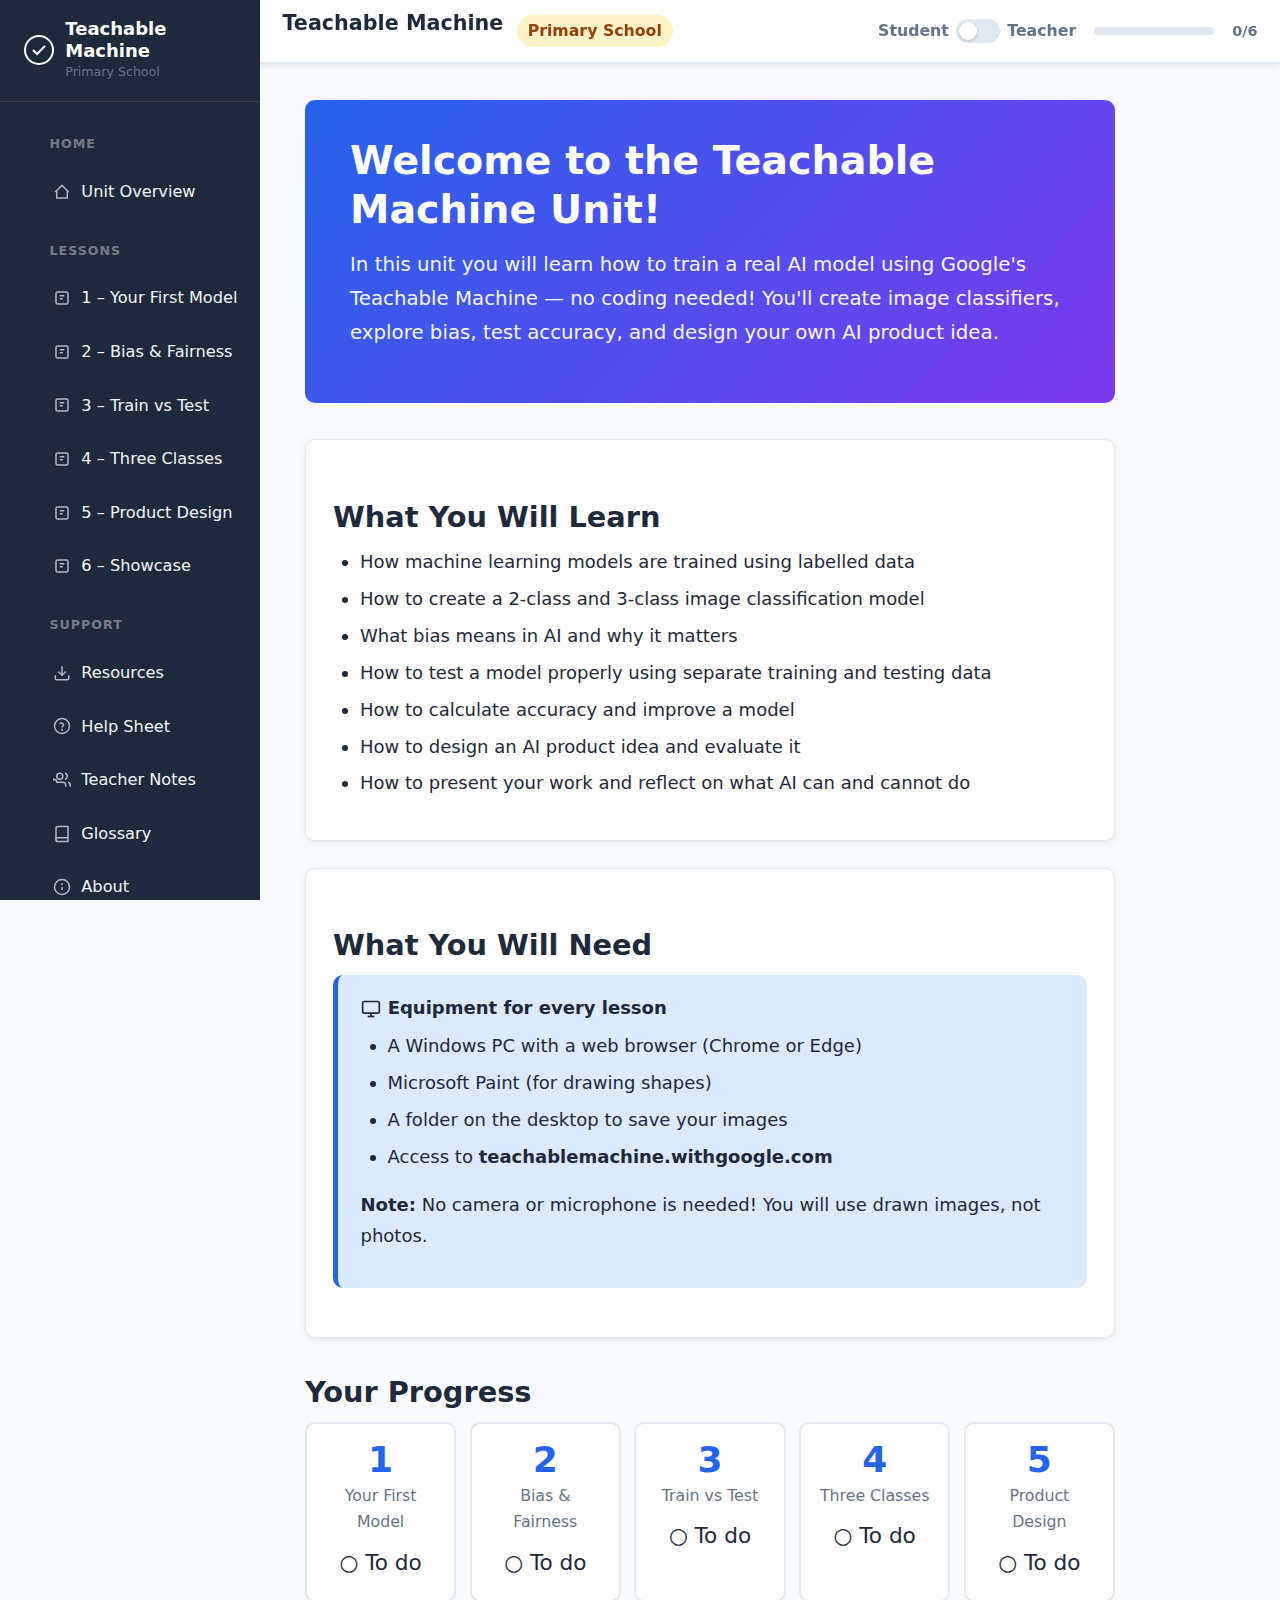
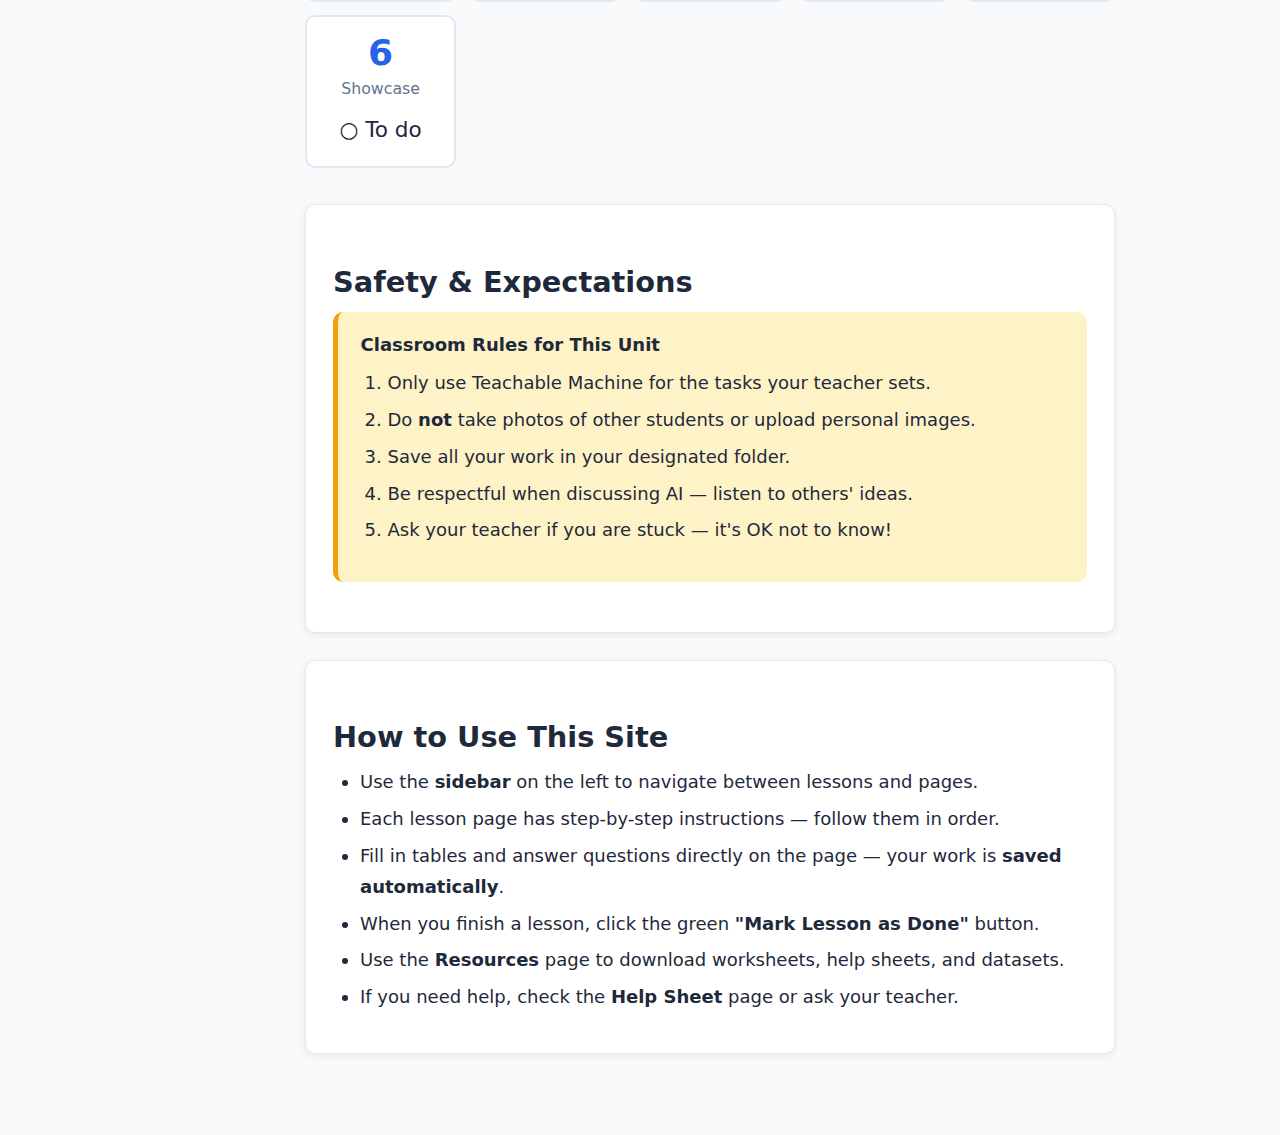
<file: AI4kids/index.html>
<!DOCTYPE html>
<html lang="en-GB">
<head>
  <meta charset="UTF-8">
  <meta name="viewport" content="width=device-width, initial-scale=1.0">
  <title>Teachable Machine — Primary School</title>
  <link rel="stylesheet" href="css/styles.css">
</head>
<body>

<a href="#main" class="skip-link">Skip to main content</a>

<!-- Sidebar -->
<div class="sidebar-overlay" aria-hidden="true"></div>
<nav class="sidebar" aria-label="Main navigation">
  <div class="sidebar-brand">
    <a href="index.html" class="logo">
      <svg viewBox="0 0 32 32" fill="none" stroke="currentColor" stroke-width="2"><circle cx="16" cy="16" r="14"/><path d="M10 16l4 4 8-8"/></svg>
      <div>
        <div class="logo-text">Teachable Machine</div>
        <div class="logo-sub">Primary School</div>
      </div>
    </a>
  </div>
  <div class="sidebar-nav">
    <ul>
      <li class="nav-section-title">Home</li>
      <li><a href="index.html">
        <svg viewBox="0 0 24 24" fill="none" stroke="currentColor" stroke-width="2"><path d="M3 12l9-9 9 9"/><path d="M5 10v10h14V10"/></svg>
        Unit Overview</a></li>

      <li class="nav-section-title">Lessons</li>
      <li><a href="lessons/lesson-1.html" data-lesson="1">
        <svg viewBox="0 0 24 24" fill="none" stroke="currentColor" stroke-width="2"><rect x="4" y="4" width="16" height="16" rx="2"/><path d="M9 9h6M9 13h4"/></svg>
        1 – Your First Model</a></li>
      <li><a href="lessons/lesson-2.html" data-lesson="2">
        <svg viewBox="0 0 24 24" fill="none" stroke="currentColor" stroke-width="2"><rect x="4" y="4" width="16" height="16" rx="2"/><path d="M9 9h6M9 13h4"/></svg>
        2 – Bias &amp; Fairness</a></li>
      <li><a href="lessons/lesson-3.html" data-lesson="3">
        <svg viewBox="0 0 24 24" fill="none" stroke="currentColor" stroke-width="2"><rect x="4" y="4" width="16" height="16" rx="2"/><path d="M9 9h6M9 13h4"/></svg>
        3 – Train vs Test</a></li>
      <li><a href="lessons/lesson-4.html" data-lesson="4">
        <svg viewBox="0 0 24 24" fill="none" stroke="currentColor" stroke-width="2"><rect x="4" y="4" width="16" height="16" rx="2"/><path d="M9 9h6M9 13h4"/></svg>
        4 – Three Classes</a></li>
      <li><a href="lessons/lesson-5.html" data-lesson="5">
        <svg viewBox="0 0 24 24" fill="none" stroke="currentColor" stroke-width="2"><rect x="4" y="4" width="16" height="16" rx="2"/><path d="M9 9h6M9 13h4"/></svg>
        5 – Product Design</a></li>
      <li><a href="lessons/lesson-6.html" data-lesson="6">
        <svg viewBox="0 0 24 24" fill="none" stroke="currentColor" stroke-width="2"><rect x="4" y="4" width="16" height="16" rx="2"/><path d="M9 9h6M9 13h4"/></svg>
        6 – Showcase</a></li>

      <li class="nav-section-title">Support</li>
      <li><a href="resources/index.html">
        <svg viewBox="0 0 24 24" fill="none" stroke="currentColor" stroke-width="2"><path d="M21 15v4a2 2 0 01-2 2H5a2 2 0 01-2-2v-4"/><polyline points="7 10 12 15 17 10"/><line x1="12" y1="15" x2="12" y2="3"/></svg>
        Resources</a></li>
      <li><a href="help/index.html">
        <svg viewBox="0 0 24 24" fill="none" stroke="currentColor" stroke-width="2"><circle cx="12" cy="12" r="10"/><path d="M9 9a3 3 0 015.12 1.5c0 1.5-2.12 2-2.12 3.5"/><circle cx="12" cy="17" r="0.5" fill="currentColor"/></svg>
        Help Sheet</a></li>
      <li><a href="teacher/index.html">
        <svg viewBox="0 0 24 24" fill="none" stroke="currentColor" stroke-width="2"><path d="M17 21v-2a4 4 0 00-4-4H5a4 4 0 00-4-4v2"/><circle cx="9" cy="7" r="4"/><path d="M23 21v-2a4 4 0 00-3-3.87"/><path d="M16 3.13a4 4 0 010 7.75"/></svg>
        Teacher Notes</a></li>
      <li><a href="glossary.html">
        <svg viewBox="0 0 24 24" fill="none" stroke="currentColor" stroke-width="2"><path d="M4 19.5A2.5 2.5 0 016.5 17H20"/><path d="M6.5 2H20v20H6.5A2.5 2.5 0 014 19.5v-15A2.5 2.5 0 016.5 2z"/></svg>
        Glossary</a></li>
      <li><a href="about.html">
        <svg viewBox="0 0 24 24" fill="none" stroke="currentColor" stroke-width="2"><circle cx="12" cy="12" r="10"/><line x1="12" y1="16" x2="12" y2="12"/><circle cx="12" cy="8" r="0.5" fill="currentColor"/></svg>
        About</a></li>
    </ul>
  </div>
  <div class="sidebar-footer">
    &copy; 2026 &middot; Primary School &middot; Think Big, Start Small!
  </div>
</nav>

<!-- Header -->
<header class="site-header">
  <div class="header-left">
    <button class="menu-toggle" aria-label="Open menu" aria-expanded="false">
      <svg viewBox="0 0 24 24" fill="none" stroke="currentColor" stroke-width="2"><line x1="3" y1="6" x2="21" y2="6"/><line x1="3" y1="12" x2="21" y2="12"/><line x1="3" y1="18" x2="21" y2="18"/></svg>
    </button>
    <h1>Teachable Machine</h1>
    <span class="badge">Primary School</span>
  </div>
  <div class="header-right">
    <div class="mode-toggle">
      <label for="mode-checkbox">Student</label>
      <div class="toggle-switch">
        <input type="checkbox" id="mode-checkbox" aria-label="Toggle teacher mode">
        <span class="slider"></span>
      </div>
      <label for="mode-checkbox">Teacher</label>
    </div>
    <div class="progress-bar-mini" title="Lesson progress">
      <div class="fill" style="width:0%"></div>
    </div>
    <span class="progress-text" style="font-size:0.8rem;font-weight:600;color:#64748b;">0/6</span>
  </div>
</header>

<!-- Main Content -->
<main class="main-content" id="main">

  <!-- Hero -->
  <section class="hero">
    <h1>Welcome to the Teachable Machine Unit!</h1>
    <p>In this unit you will learn how to train a real AI model using Google's Teachable Machine — no coding needed! You'll create image classifiers, explore bias, test accuracy, and design your own AI product idea.</p>
  </section>

  <!-- What You'll Learn -->
  <section class="card">
    <h2>What You Will Learn</h2>
    <ul>
      <li>How machine learning models are trained using labelled data</li>
      <li>How to create a 2-class and 3-class image classification model</li>
      <li>What bias means in AI and why it matters</li>
      <li>How to test a model properly using separate training and testing data</li>
      <li>How to calculate accuracy and improve a model</li>
      <li>How to design an AI product idea and evaluate it</li>
      <li>How to present your work and reflect on what AI can and cannot do</li>
    </ul>
  </section>

  <!-- What You'll Need -->
  <section class="card">
    <h2>What You Will Need</h2>
    <div class="box box-blue">
      <h4>
        <svg viewBox="0 0 24 24" width="20" height="20" fill="none" stroke="currentColor" stroke-width="2"><rect x="2" y="3" width="20" height="14" rx="2"/><line x1="8" y1="21" x2="16" y2="21"/><line x1="12" y1="17" x2="12" y2="21"/></svg>
        Equipment for every lesson
      </h4>
      <ul>
        <li>A Windows PC with a web browser (Chrome or Edge)</li>
        <li>Microsoft Paint (for drawing shapes)</li>
        <li>A folder on the desktop to save your images</li>
        <li>Access to <strong>teachablemachine.withgoogle.com</strong></li>
      </ul>
      <p><strong>Note:</strong> No camera or microphone is needed! You will use drawn images, not photos.</p>
    </div>
  </section>

  <!-- Progress Overview -->
  <section>
    <h2>Your Progress</h2>
    <div class="progress-overview">
      <a href="lessons/lesson-1.html" class="progress-card" data-lesson="1">
        <div class="lesson-num">1</div>
        <div class="lesson-title">Your First Model</div>
        <div class="status-icon">○ To do</div>
      </a>
      <a href="lessons/lesson-2.html" class="progress-card" data-lesson="2">
        <div class="lesson-num">2</div>
        <div class="lesson-title">Bias &amp; Fairness</div>
        <div class="status-icon">○ To do</div>
      </a>
      <a href="lessons/lesson-3.html" class="progress-card" data-lesson="3">
        <div class="lesson-num">3</div>
        <div class="lesson-title">Train vs Test</div>
        <div class="status-icon">○ To do</div>
      </a>
      <a href="lessons/lesson-4.html" class="progress-card" data-lesson="4">
        <div class="lesson-num">4</div>
        <div class="lesson-title">Three Classes</div>
        <div class="status-icon">○ To do</div>
      </a>
      <a href="lessons/lesson-5.html" class="progress-card" data-lesson="5">
        <div class="lesson-num">5</div>
        <div class="lesson-title">Product Design</div>
        <div class="status-icon">○ To do</div>
      </a>
      <a href="lessons/lesson-6.html" class="progress-card" data-lesson="6">
        <div class="lesson-num">6</div>
        <div class="lesson-title">Showcase</div>
        <div class="status-icon">○ To do</div>
      </a>
    </div>
  </section>

  <!-- Safety & Expectations -->
  <section class="card">
    <h2>Safety &amp; Expectations</h2>
    <div class="box box-yellow">
      <h4>Classroom Rules for This Unit</h4>
      <ol>
        <li>Only use Teachable Machine for the tasks your teacher sets.</li>
        <li>Do <strong>not</strong> take photos of other students or upload personal images.</li>
        <li>Save all your work in your designated folder.</li>
        <li>Be respectful when discussing AI — listen to others' ideas.</li>
        <li>Ask your teacher if you are stuck — it's OK not to know!</li>
      </ol>
    </div>
  </section>

  <!-- How to Use This Site -->
  <section class="card">
    <h2>How to Use This Site</h2>
    <ul>
      <li>Use the <strong>sidebar</strong> on the left to navigate between lessons and pages.</li>
      <li>Each lesson page has step-by-step instructions — follow them in order.</li>
      <li>Fill in tables and answer questions directly on the page — your work is <strong>saved automatically</strong>.</li>
      <li>When you finish a lesson, click the green <strong>"Mark Lesson as Done"</strong> button.</li>
      <li>Use the <strong>Resources</strong> page to download worksheets, help sheets, and datasets.</li>
      <li>If you need help, check the <strong>Help Sheet</strong> page or ask your teacher.</li>
    </ul>
  </section>

  <!-- Teacher note (hidden in student mode) -->
  <div class="teacher-only">
    <p><strong>Unit Overview:</strong> This is a 6-lesson unit designed for Primary School students. Each lesson is 45–60 minutes. Students use Google Teachable Machine to build image classifiers using hand-drawn shapes (no camera/mic needed). The unit covers: building models, bias, testing, multi-class classification, product design, and reflection/ethics.</p>
    <p>All worksheets, starter slides, and datasets can be downloaded from the <a href="resources/index.html">Resources</a> page.</p>
  </div>

</main>

<script src="js/app.js"></script>
</body>
</html>
</file>
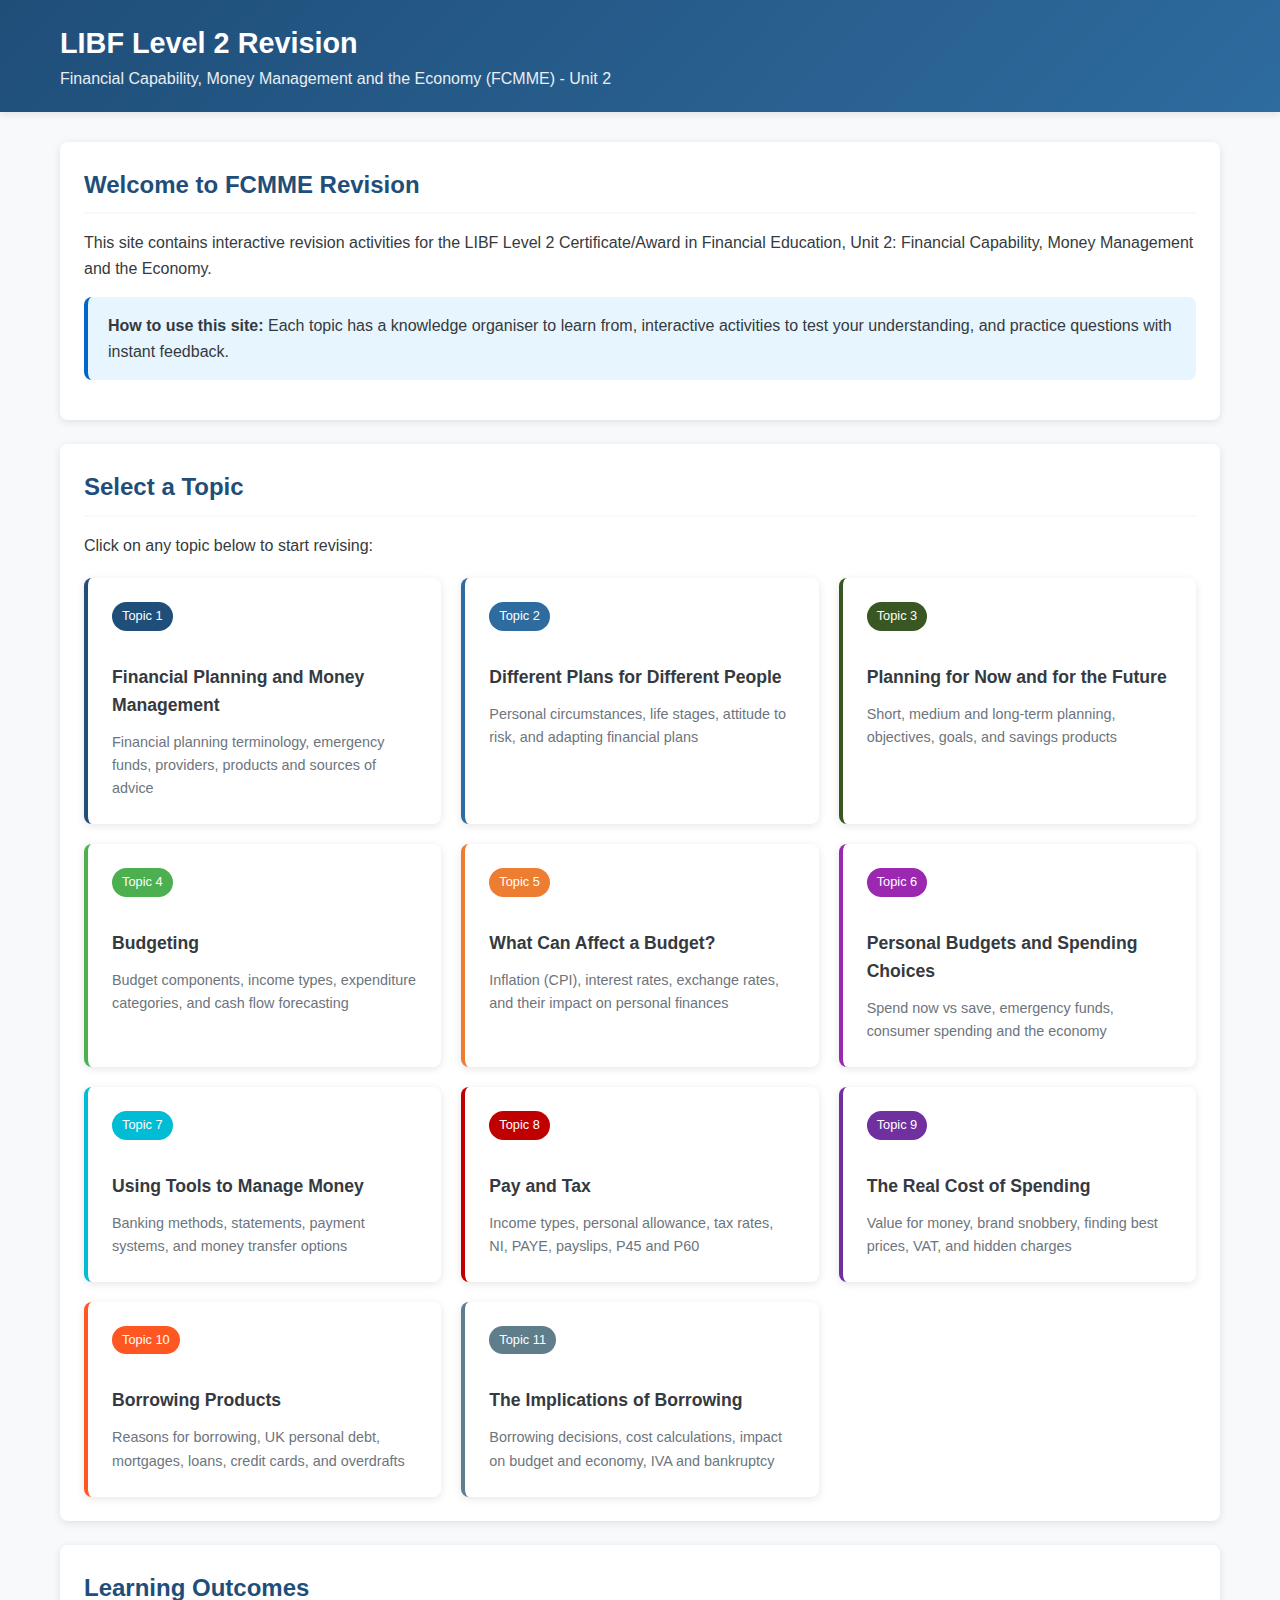
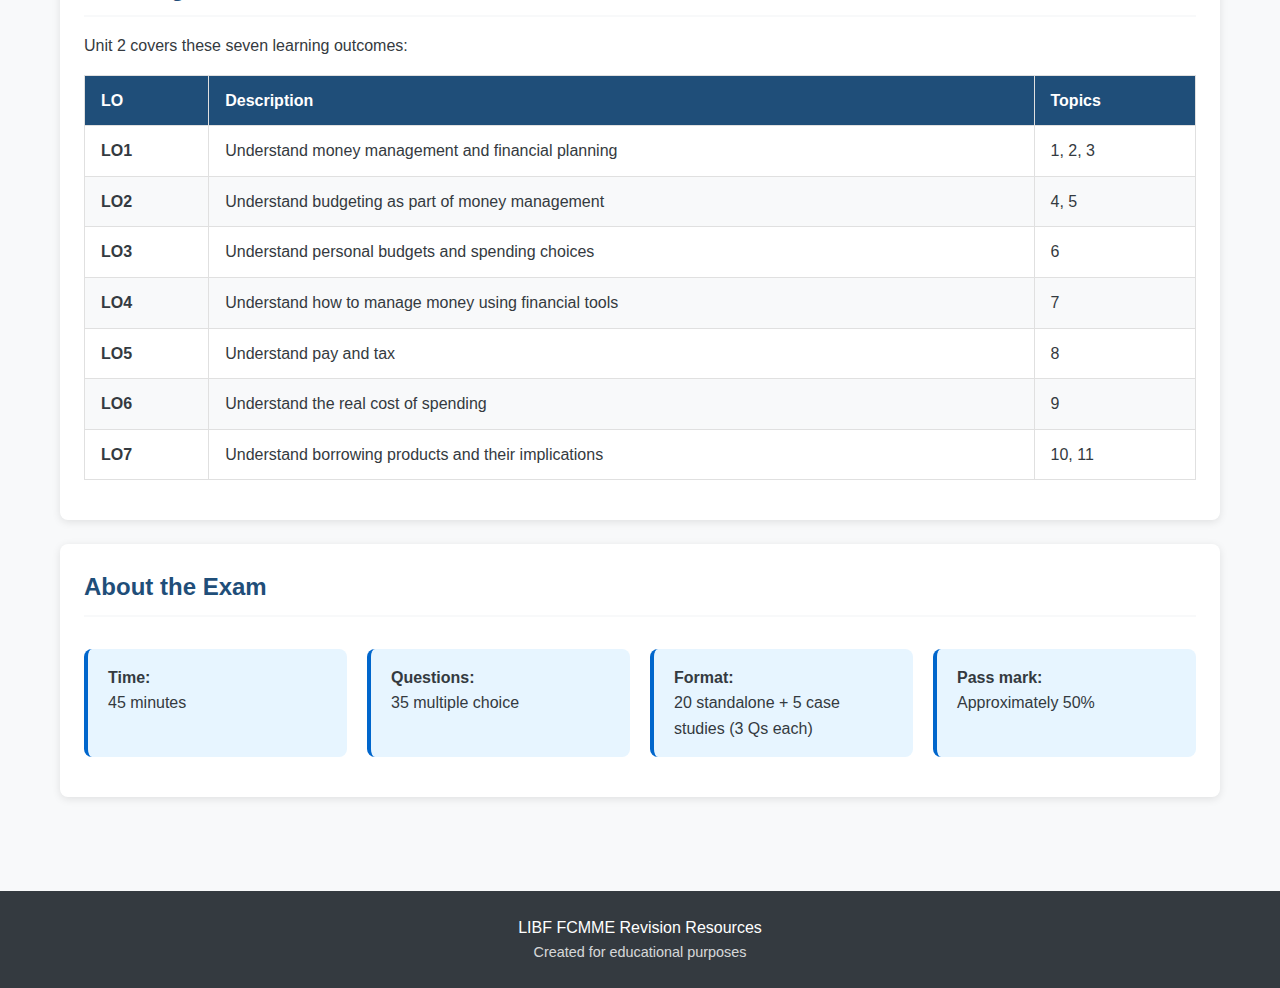
<file: CEF_Unit2/index.html>
<!DOCTYPE html>
<html lang="en">
<head>
    <meta charset="UTF-8">
    <meta name="viewport" content="width=device-width, initial-scale=1.0">
    <title>LIBF FCMME Revision | Financial Capability, Money Management and the Economy</title>
    <link rel="stylesheet" href="css/styles.css">
</head>
<body>
    <header>
        <div class="container">
            <h1>LIBF Level 2 Revision</h1>
            <p class="subtitle">Financial Capability, Money Management and the Economy (FCMME) - Unit 2</p>
        </div>
    </header>

    <main>
        <div class="container">
            <div class="section">
                <h2>Welcome to FCMME Revision</h2>
                <p>This site contains interactive revision activities for the LIBF Level 2 Certificate/Award in Financial Education, Unit 2: Financial Capability, Money Management and the Economy.</p>

                <div class="info-box tip">
                    <strong>How to use this site:</strong> Each topic has a knowledge organiser to learn from, interactive activities to test your understanding, and practice questions with instant feedback.
                </div>
            </div>

            <div class="section">
                <h2>Select a Topic</h2>
                <p>Click on any topic below to start revising:</p>

                <div class="topic-grid">
                    <a href="topics/topic-1-financial-planning/index.html" class="topic-card" data-topic="1">
                        <span class="topic-number">Topic 1</span>
                        <h3>Financial Planning and Money Management</h3>
                        <p>Financial planning terminology, emergency funds, providers, products and sources of advice</p>
                    </a>

                    <a href="topics/topic-2-different-plans/index.html" class="topic-card" data-topic="2">
                        <span class="topic-number">Topic 2</span>
                        <h3>Different Plans for Different People</h3>
                        <p>Personal circumstances, life stages, attitude to risk, and adapting financial plans</p>
                    </a>

                    <a href="topics/topic-3-planning-future/index.html" class="topic-card" data-topic="3">
                        <span class="topic-number">Topic 3</span>
                        <h3>Planning for Now and for the Future</h3>
                        <p>Short, medium and long-term planning, objectives, goals, and savings products</p>
                    </a>

                    <a href="topics/topic-4-budgeting/index.html" class="topic-card" data-topic="4">
                        <span class="topic-number">Topic 4</span>
                        <h3>Budgeting</h3>
                        <p>Budget components, income types, expenditure categories, and cash flow forecasting</p>
                    </a>

                    <a href="topics/topic-5-budget-factors/index.html" class="topic-card" data-topic="5">
                        <span class="topic-number">Topic 5</span>
                        <h3>What Can Affect a Budget?</h3>
                        <p>Inflation (CPI), interest rates, exchange rates, and their impact on personal finances</p>
                    </a>

                    <a href="topics/topic-6-spending-choices/index.html" class="topic-card" data-topic="6">
                        <span class="topic-number">Topic 6</span>
                        <h3>Personal Budgets and Spending Choices</h3>
                        <p>Spend now vs save, emergency funds, consumer spending and the economy</p>
                    </a>

                    <a href="topics/topic-7-managing-money/index.html" class="topic-card" data-topic="7">
                        <span class="topic-number">Topic 7</span>
                        <h3>Using Tools to Manage Money</h3>
                        <p>Banking methods, statements, payment systems, and money transfer options</p>
                    </a>

                    <a href="topics/topic-8-pay-tax/index.html" class="topic-card" data-topic="8">
                        <span class="topic-number">Topic 8</span>
                        <h3>Pay and Tax</h3>
                        <p>Income types, personal allowance, tax rates, NI, PAYE, payslips, P45 and P60</p>
                    </a>

                    <a href="topics/topic-9-cost-spending/index.html" class="topic-card" data-topic="9">
                        <span class="topic-number">Topic 9</span>
                        <h3>The Real Cost of Spending</h3>
                        <p>Value for money, brand snobbery, finding best prices, VAT, and hidden charges</p>
                    </a>

                    <a href="topics/topic-10-borrowing-products/index.html" class="topic-card" data-topic="10">
                        <span class="topic-number">Topic 10</span>
                        <h3>Borrowing Products</h3>
                        <p>Reasons for borrowing, UK personal debt, mortgages, loans, credit cards, and overdrafts</p>
                    </a>

                    <a href="topics/topic-11-implications-borrowing/index.html" class="topic-card" data-topic="11">
                        <span class="topic-number">Topic 11</span>
                        <h3>The Implications of Borrowing</h3>
                        <p>Borrowing decisions, cost calculations, impact on budget and economy, IVA and bankruptcy</p>
                    </a>
                </div>
            </div>

            <div class="section">
                <h2>Learning Outcomes</h2>
                <p>Unit 2 covers these seven learning outcomes:</p>

                <table class="knowledge-table">
                    <thead>
                        <tr>
                            <th>LO</th>
                            <th>Description</th>
                            <th>Topics</th>
                        </tr>
                    </thead>
                    <tbody>
                        <tr>
                            <td><strong>LO1</strong></td>
                            <td>Understand money management and financial planning</td>
                            <td>1, 2, 3</td>
                        </tr>
                        <tr>
                            <td><strong>LO2</strong></td>
                            <td>Understand budgeting as part of money management</td>
                            <td>4, 5</td>
                        </tr>
                        <tr>
                            <td><strong>LO3</strong></td>
                            <td>Understand personal budgets and spending choices</td>
                            <td>6</td>
                        </tr>
                        <tr>
                            <td><strong>LO4</strong></td>
                            <td>Understand how to manage money using financial tools</td>
                            <td>7</td>
                        </tr>
                        <tr>
                            <td><strong>LO5</strong></td>
                            <td>Understand pay and tax</td>
                            <td>8</td>
                        </tr>
                        <tr>
                            <td><strong>LO6</strong></td>
                            <td>Understand the real cost of spending</td>
                            <td>9</td>
                        </tr>
                        <tr>
                            <td><strong>LO7</strong></td>
                            <td>Understand borrowing products and their implications</td>
                            <td>10, 11</td>
                        </tr>
                    </tbody>
                </table>
            </div>

            <div class="section">
                <h2>About the Exam</h2>
                <div style="display: grid; grid-template-columns: repeat(auto-fit, minmax(200px, 1fr)); gap: 20px; margin-top: 16px;">
                    <div class="info-box tip">
                        <strong>Time:</strong><br>45 minutes
                    </div>
                    <div class="info-box tip">
                        <strong>Questions:</strong><br>35 multiple choice
                    </div>
                    <div class="info-box tip">
                        <strong>Format:</strong><br>20 standalone + 5 case studies (3 Qs each)
                    </div>
                    <div class="info-box tip">
                        <strong>Pass mark:</strong><br>Approximately 50%
                    </div>
                </div>
            </div>
        </div>
    </main>

    <footer>
        <div class="container">
            <p>LIBF FCMME Revision Resources</p>
            <p style="font-size: 0.9rem; opacity: 0.8;">Created for educational purposes</p>
        </div>
    </footer>
</body>
</html>
</file>
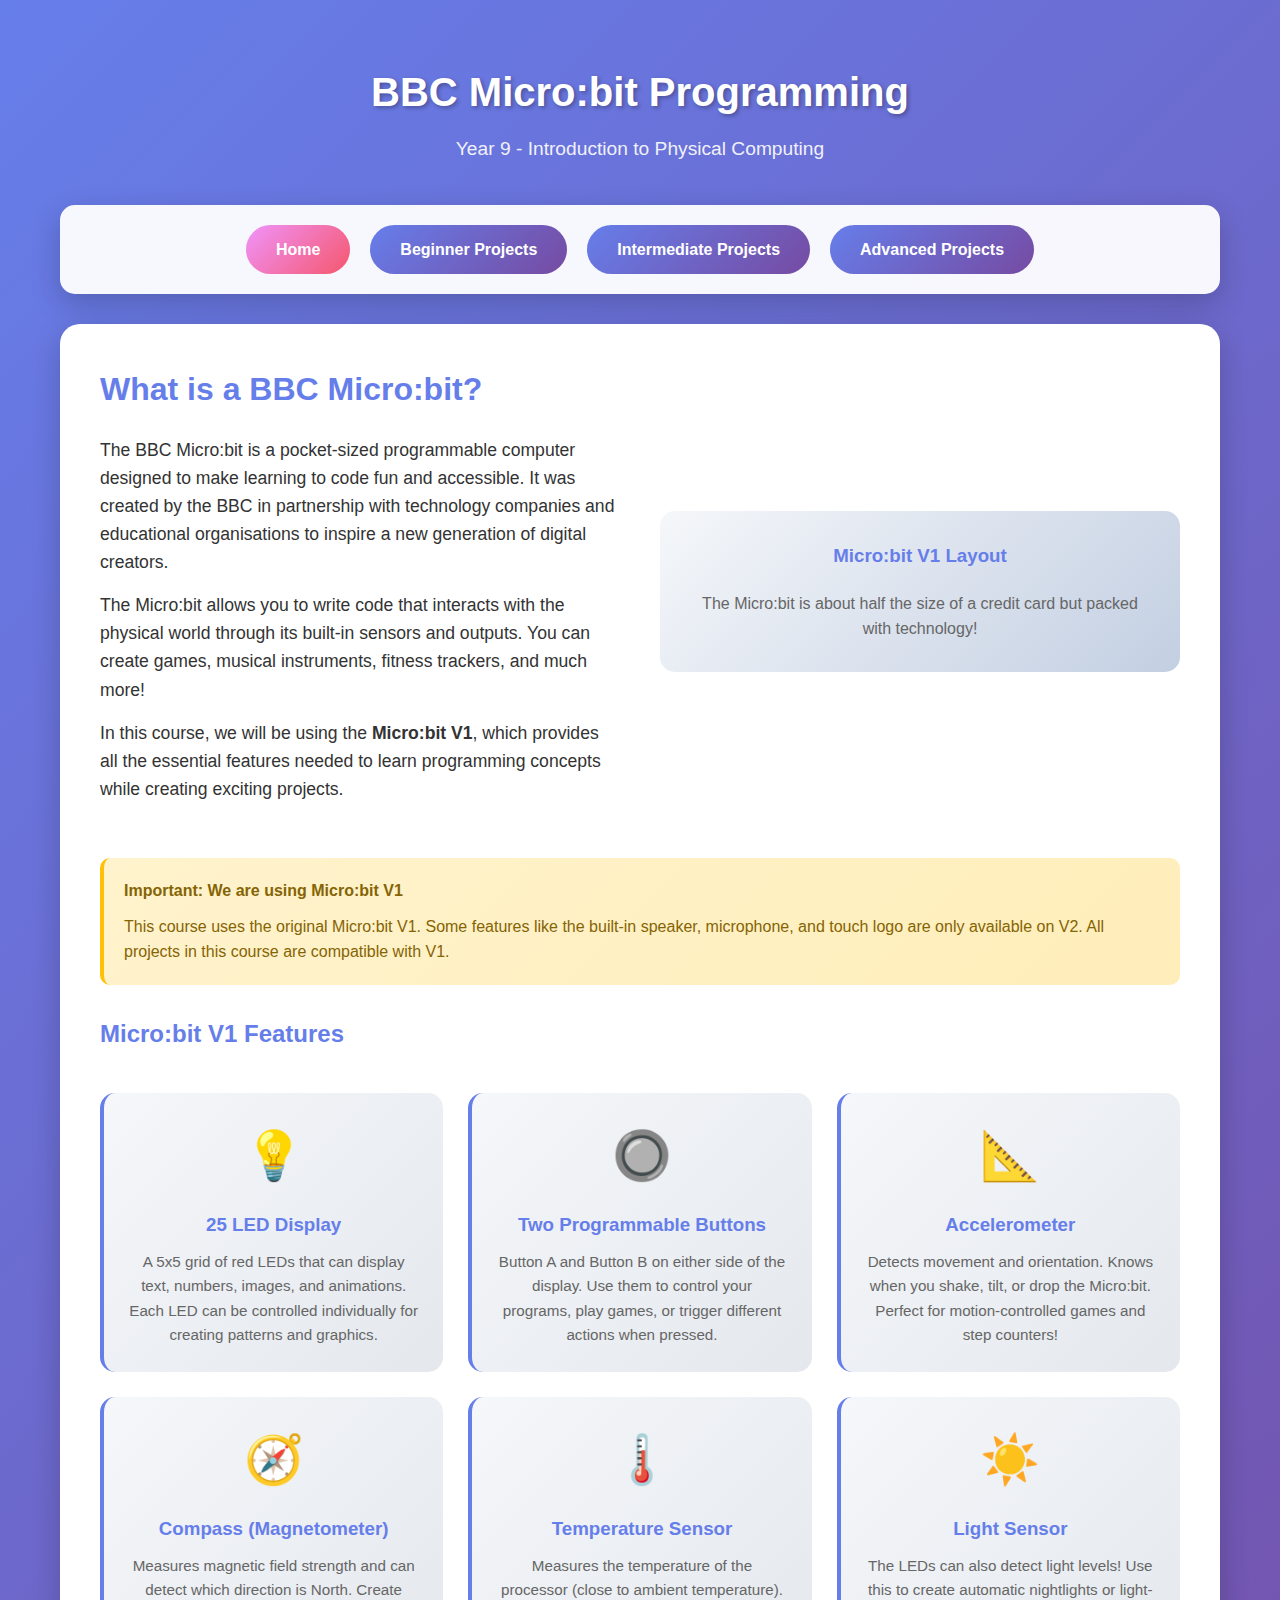
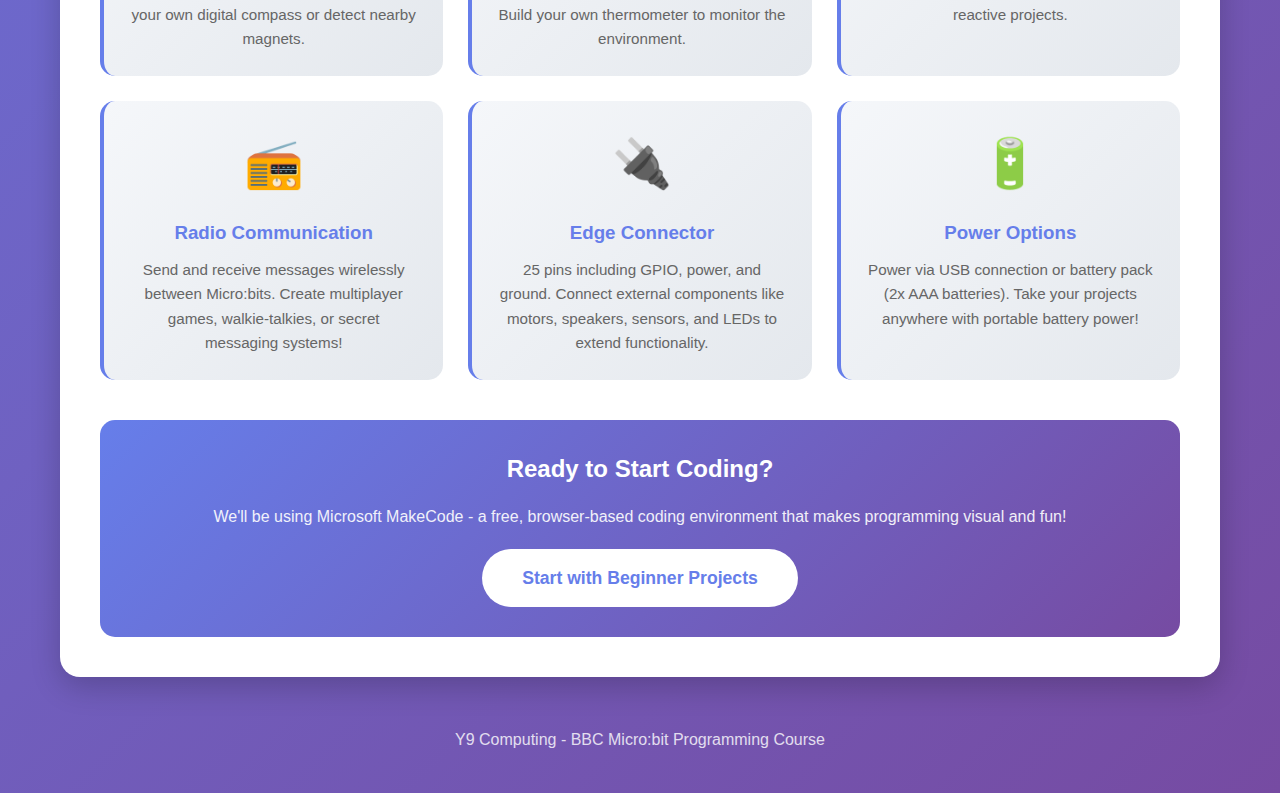
<file: microbits_projects_y9/index.html>
<!DOCTYPE html>
<html lang="en">
<head>
    <meta charset="UTF-8">
    <meta name="viewport" content="width=device-width, initial-scale=1.0">
    <title>BBC Micro:bit Programming - Y9</title>
    <style>
        * {
            margin: 0;
            padding: 0;
            box-sizing: border-box;
        }

        body {
            font-family: 'Segoe UI', Tahoma, Geneva, Verdana, sans-serif;
            line-height: 1.6;
            color: #333;
            background: linear-gradient(135deg, #667eea 0%, #764ba2 100%);
            min-height: 100vh;
        }

        .container {
            max-width: 1200px;
            margin: 0 auto;
            padding: 20px;
        }

        header {
            text-align: center;
            padding: 40px 20px;
            color: white;
        }

        header h1 {
            font-size: 2.5rem;
            margin-bottom: 10px;
            text-shadow: 2px 2px 4px rgba(0,0,0,0.3);
        }

        header p {
            font-size: 1.2rem;
            opacity: 0.9;
        }

        nav {
            background: rgba(255,255,255,0.95);
            border-radius: 15px;
            padding: 20px;
            margin-bottom: 30px;
            box-shadow: 0 10px 30px rgba(0,0,0,0.2);
        }

        nav ul {
            list-style: none;
            display: flex;
            justify-content: center;
            gap: 20px;
            flex-wrap: wrap;
        }

        nav a {
            display: inline-block;
            padding: 12px 30px;
            background: linear-gradient(135deg, #667eea 0%, #764ba2 100%);
            color: white;
            text-decoration: none;
            border-radius: 25px;
            font-weight: bold;
            transition: transform 0.3s, box-shadow 0.3s;
        }

        nav a:hover {
            transform: translateY(-3px);
            box-shadow: 0 5px 20px rgba(102, 126, 234, 0.5);
        }

        nav a.active {
            background: linear-gradient(135deg, #f093fb 0%, #f5576c 100%);
        }

        .content {
            background: white;
            border-radius: 20px;
            padding: 40px;
            box-shadow: 0 10px 30px rgba(0,0,0,0.2);
            margin-bottom: 30px;
        }

        .intro-section {
            display: grid;
            grid-template-columns: 1fr 1fr;
            gap: 40px;
            align-items: center;
            margin-bottom: 40px;
        }

        .intro-text h2 {
            color: #667eea;
            font-size: 2rem;
            margin-bottom: 20px;
        }

        .intro-text p {
            margin-bottom: 15px;
            font-size: 1.1rem;
        }

        .microbit-image {
            text-align: center;
        }

        .microbit-image img {
            max-width: 100%;
            border-radius: 15px;
            box-shadow: 0 5px 20px rgba(0,0,0,0.15);
        }

        .microbit-diagram {
            background: linear-gradient(135deg, #f5f7fa 0%, #c3cfe2 100%);
            border-radius: 15px;
            padding: 30px;
            text-align: center;
        }

        .microbit-diagram h3 {
            color: #667eea;
            margin-bottom: 20px;
        }

        .features-grid {
            display: grid;
            grid-template-columns: repeat(auto-fit, minmax(280px, 1fr));
            gap: 25px;
            margin-top: 40px;
        }

        .feature-card {
            background: linear-gradient(135deg, #f5f7fa 0%, #e4e8ed 100%);
            border-radius: 15px;
            padding: 25px;
            text-align: center;
            transition: transform 0.3s, box-shadow 0.3s;
            border-left: 4px solid #667eea;
        }

        .feature-card:hover {
            transform: translateY(-5px);
            box-shadow: 0 10px 25px rgba(0,0,0,0.15);
        }

        .feature-card .icon {
            font-size: 3rem;
            margin-bottom: 15px;
        }

        .feature-card h3 {
            color: #667eea;
            margin-bottom: 10px;
        }

        .feature-card p {
            color: #666;
            font-size: 0.95rem;
        }

        .version-note {
            background: linear-gradient(135deg, #fff3cd 0%, #ffeeba 100%);
            border-left: 4px solid #ffc107;
            padding: 20px;
            border-radius: 10px;
            margin: 30px 0;
        }

        .version-note h4 {
            color: #856404;
            margin-bottom: 10px;
        }

        .version-note p {
            color: #856404;
        }

        .getting-started {
            background: linear-gradient(135deg, #667eea 0%, #764ba2 100%);
            color: white;
            border-radius: 15px;
            padding: 30px;
            text-align: center;
            margin-top: 40px;
        }

        .getting-started h3 {
            margin-bottom: 15px;
            font-size: 1.5rem;
        }

        .getting-started p {
            margin-bottom: 20px;
            opacity: 0.9;
        }

        .btn-start {
            display: inline-block;
            padding: 15px 40px;
            background: white;
            color: #667eea;
            text-decoration: none;
            border-radius: 30px;
            font-weight: bold;
            font-size: 1.1rem;
            transition: transform 0.3s, box-shadow 0.3s;
        }

        .btn-start:hover {
            transform: translateY(-3px);
            box-shadow: 0 10px 25px rgba(0,0,0,0.3);
        }

        footer {
            text-align: center;
            padding: 20px;
            color: white;
            opacity: 0.8;
        }

        @media (max-width: 768px) {
            .intro-section {
                grid-template-columns: 1fr;
            }

            header h1 {
                font-size: 1.8rem;
            }

            nav ul {
                flex-direction: column;
                align-items: center;
            }
        }
    </style>
</head>
<body>
    <div class="container">
        <header>
            <h1>BBC Micro:bit Programming</h1>
            <p>Year 9 - Introduction to Physical Computing</p>
        </header>

        <nav>
            <ul>
                <li><a href="index.html" class="active">Home</a></li>
                <li><a href="beginner.html">Beginner Projects</a></li>
                <li><a href="intermediate.html">Intermediate Projects</a></li>
                <li><a href="advanced.html">Advanced Projects</a></li>
            </ul>
        </nav>

        <main class="content">
            <section class="intro-section">
                <div class="intro-text">
                    <h2>What is a BBC Micro:bit?</h2>
                    <p>The BBC Micro:bit is a pocket-sized programmable computer designed to make learning to code fun and accessible. It was created by the BBC in partnership with technology companies and educational organisations to inspire a new generation of digital creators.</p>
                    <p>The Micro:bit allows you to write code that interacts with the physical world through its built-in sensors and outputs. You can create games, musical instruments, fitness trackers, and much more!</p>
                    <p>In this course, we will be using the <strong>Micro:bit V1</strong>, which provides all the essential features needed to learn programming concepts while creating exciting projects.</p>
                </div>
                <div class="microbit-diagram">
                    <h3>Micro:bit V1 Layout</h3>
                    <p style="color: #666; margin-top: 10px;">The Micro:bit is about half the size of a credit card but packed with technology!</p>
                </div>
            </section>

            <div class="version-note">
                <h4>Important: We are using Micro:bit V1</h4>
                <p>This course uses the original Micro:bit V1. Some features like the built-in speaker, microphone, and touch logo are only available on V2. All projects in this course are compatible with V1.</p>
            </div>

            <h2 style="color: #667eea; margin-bottom: 20px;">Micro:bit V1 Features</h2>

            <div class="features-grid">
                <div class="feature-card">
                    <div class="icon">💡</div>
                    <h3>25 LED Display</h3>
                    <p>A 5x5 grid of red LEDs that can display text, numbers, images, and animations. Each LED can be controlled individually for creating patterns and graphics.</p>
                </div>

                <div class="feature-card">
                    <div class="icon">🔘</div>
                    <h3>Two Programmable Buttons</h3>
                    <p>Button A and Button B on either side of the display. Use them to control your programs, play games, or trigger different actions when pressed.</p>
                </div>

                <div class="feature-card">
                    <div class="icon">📐</div>
                    <h3>Accelerometer</h3>
                    <p>Detects movement and orientation. Knows when you shake, tilt, or drop the Micro:bit. Perfect for motion-controlled games and step counters!</p>
                </div>

                <div class="feature-card">
                    <div class="icon">🧭</div>
                    <h3>Compass (Magnetometer)</h3>
                    <p>Measures magnetic field strength and can detect which direction is North. Create your own digital compass or detect nearby magnets.</p>
                </div>

                <div class="feature-card">
                    <div class="icon">🌡️</div>
                    <h3>Temperature Sensor</h3>
                    <p>Measures the temperature of the processor (close to ambient temperature). Build your own thermometer to monitor the environment.</p>
                </div>

                <div class="feature-card">
                    <div class="icon">☀️</div>
                    <h3>Light Sensor</h3>
                    <p>The LEDs can also detect light levels! Use this to create automatic nightlights or light-reactive projects.</p>
                </div>

                <div class="feature-card">
                    <div class="icon">📻</div>
                    <h3>Radio Communication</h3>
                    <p>Send and receive messages wirelessly between Micro:bits. Create multiplayer games, walkie-talkies, or secret messaging systems!</p>
                </div>

                <div class="feature-card">
                    <div class="icon">🔌</div>
                    <h3>Edge Connector</h3>
                    <p>25 pins including GPIO, power, and ground. Connect external components like motors, speakers, sensors, and LEDs to extend functionality.</p>
                </div>

                <div class="feature-card">
                    <div class="icon">🔋</div>
                    <h3>Power Options</h3>
                    <p>Power via USB connection or battery pack (2x AAA batteries). Take your projects anywhere with portable battery power!</p>
                </div>
            </div>

            <div class="getting-started">
                <h3>Ready to Start Coding?</h3>
                <p>We'll be using Microsoft MakeCode - a free, browser-based coding environment that makes programming visual and fun!</p>
                <a href="beginner.html" class="btn-start">Start with Beginner Projects</a>
            </div>
        </main>

        <footer>
            <p>Y9 Computing - BBC Micro:bit Programming Course</p>
        </footer>
    </div>
</body>
</html>
</file>
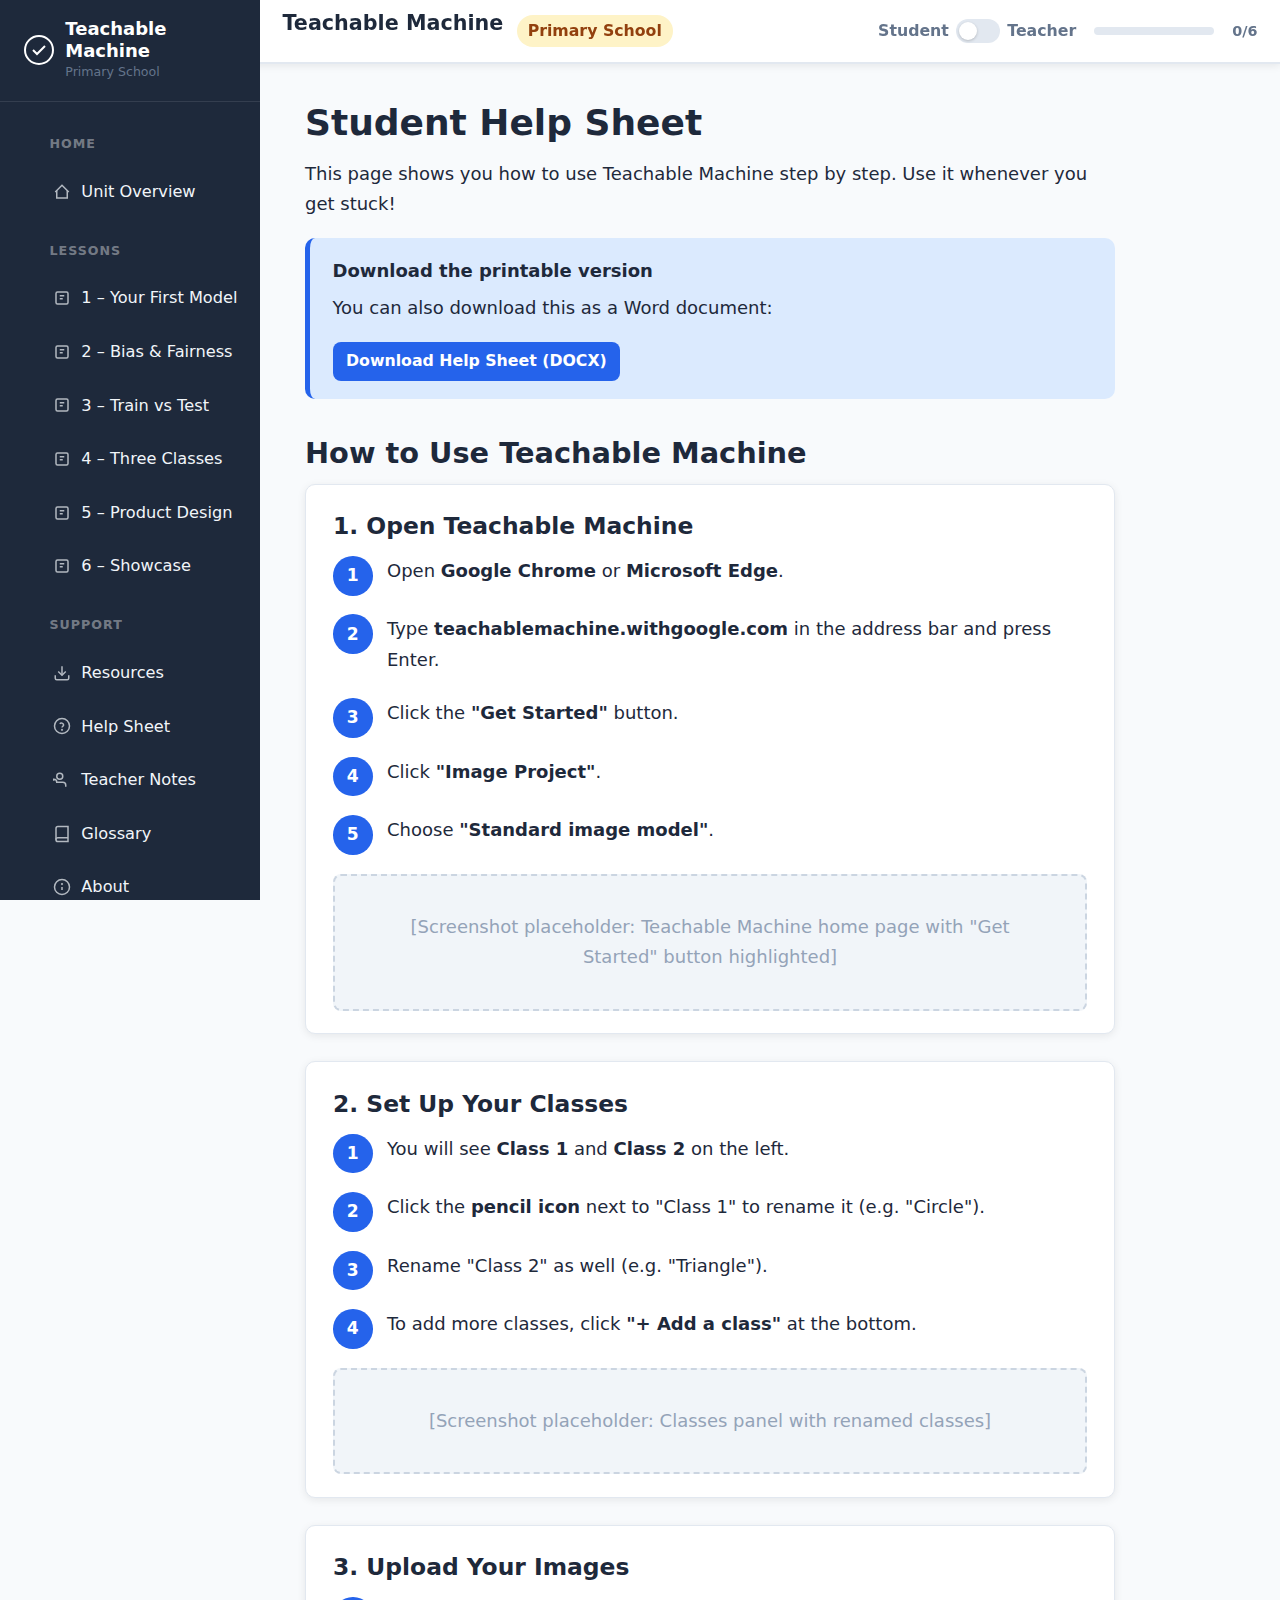
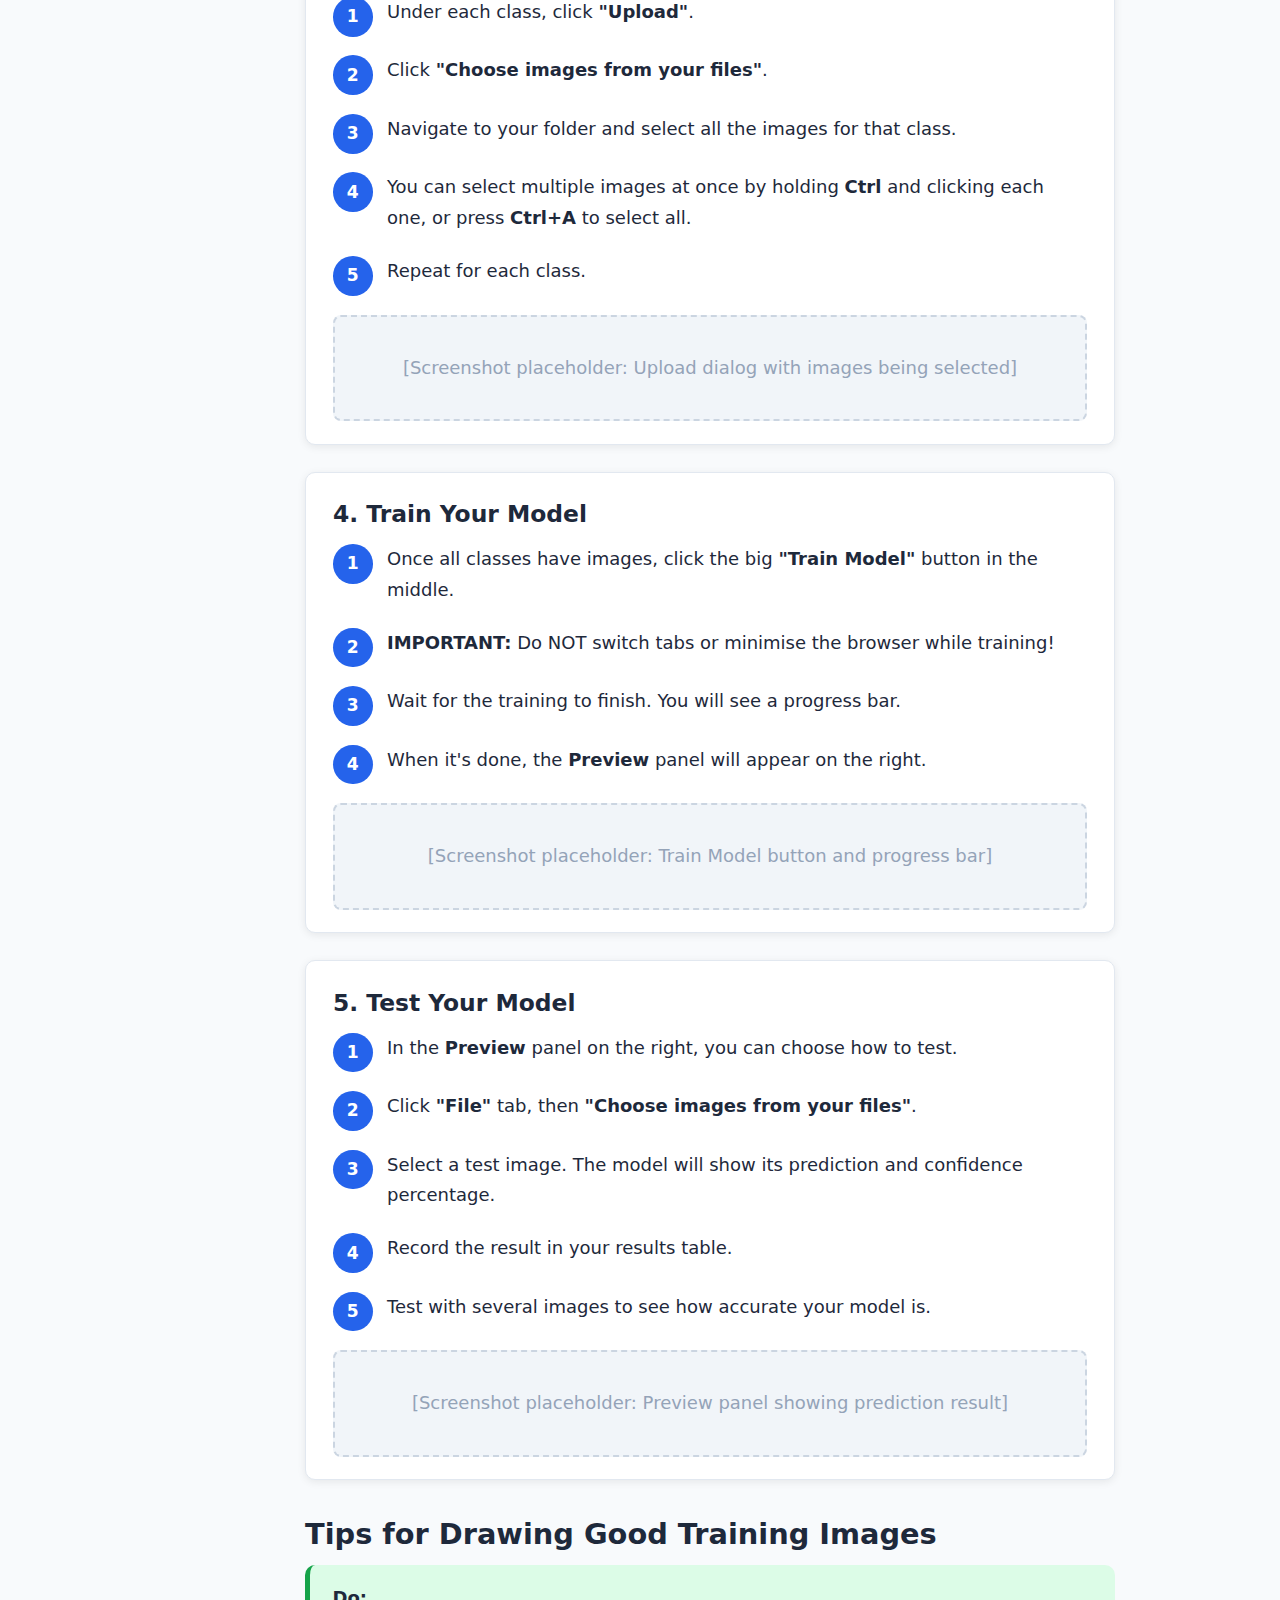
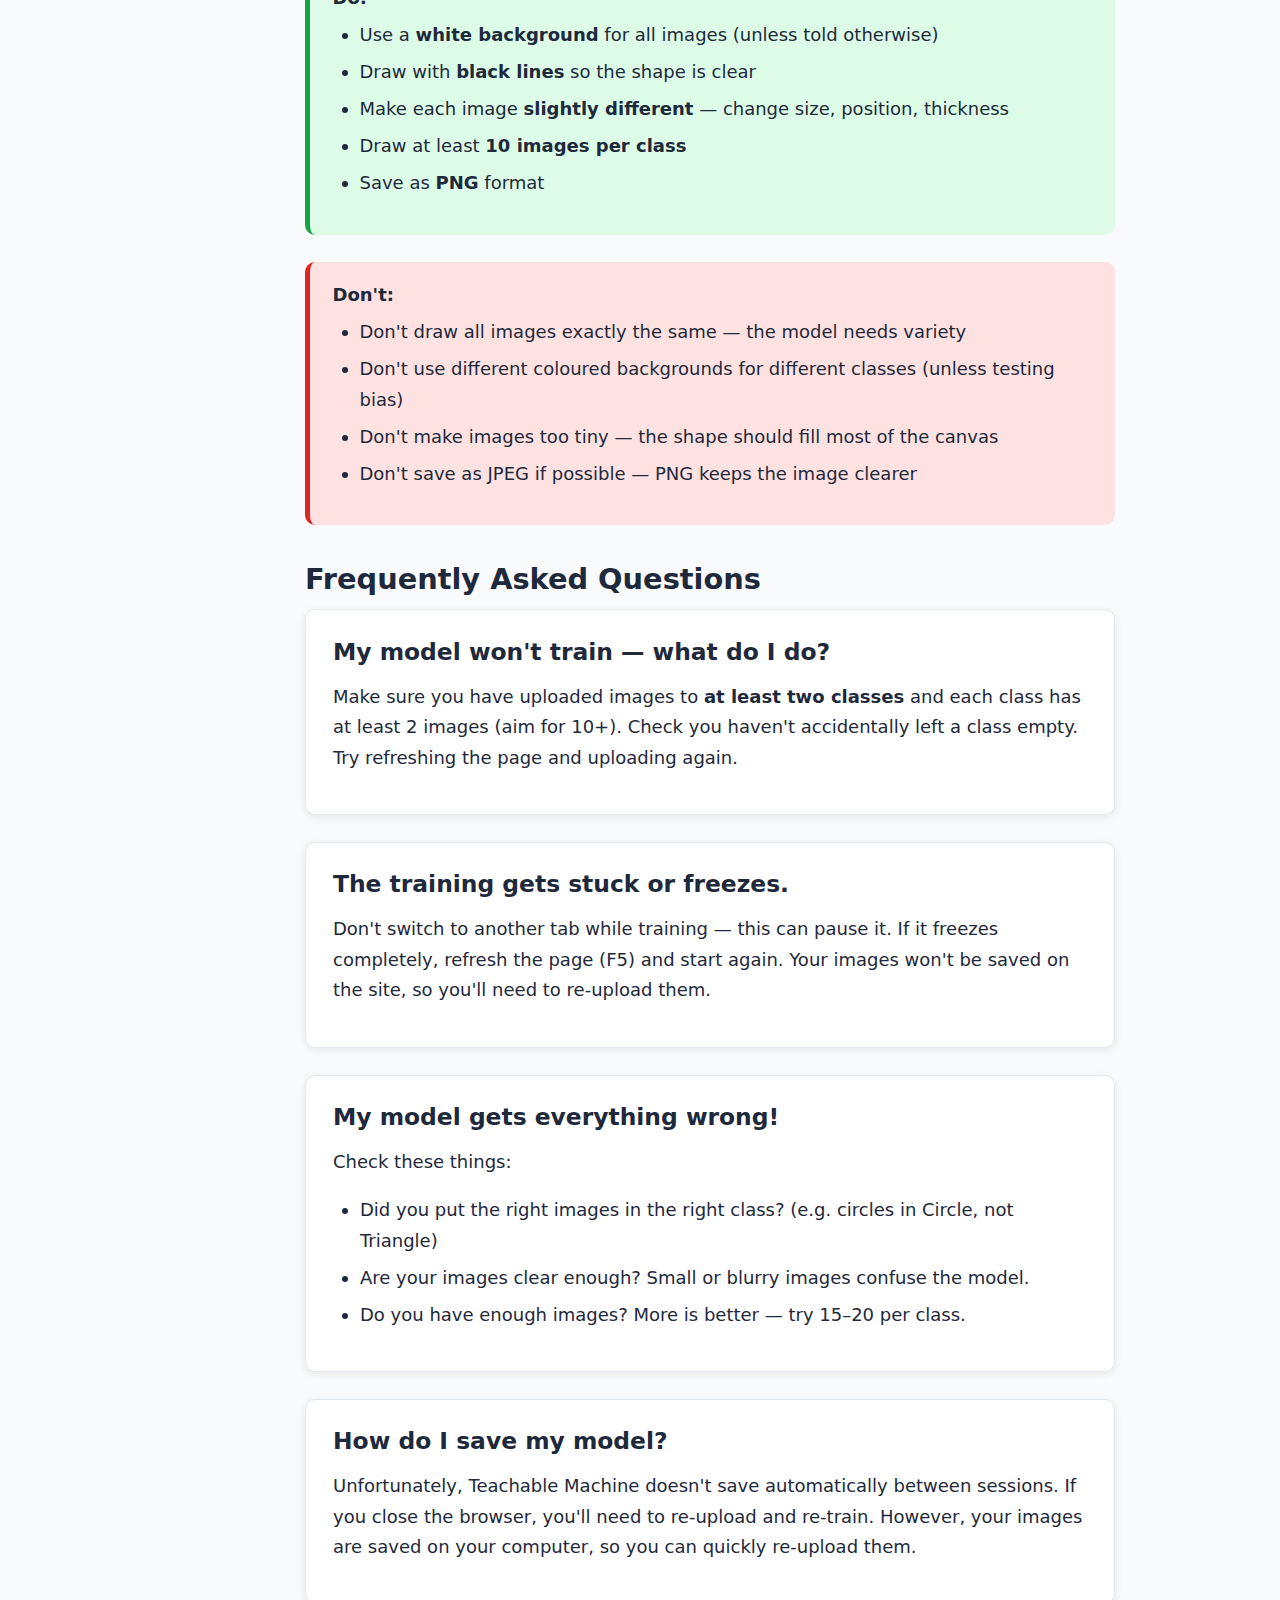
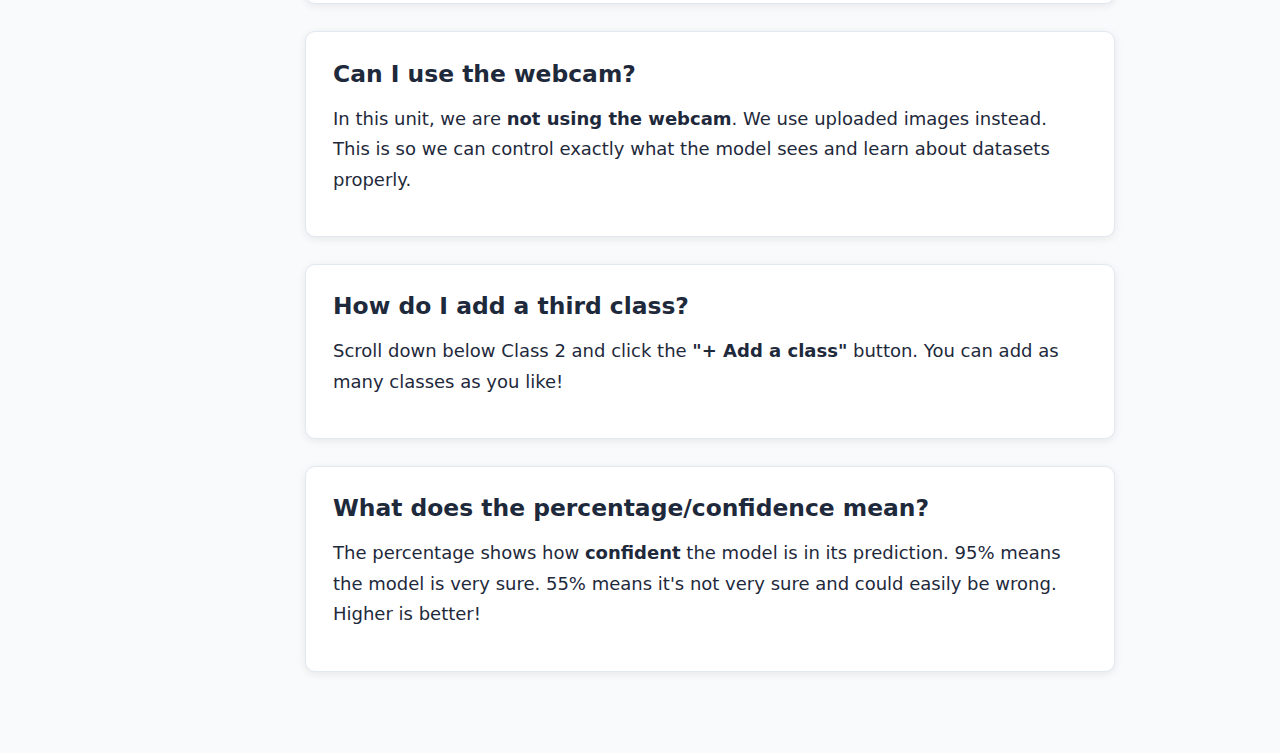
<file: AI4kids/help/index.html>
<!DOCTYPE html>
<html lang="en-GB">
<head>
  <meta charset="UTF-8">
  <meta name="viewport" content="width=device-width, initial-scale=1.0">
  <title>Help Sheet | Teachable Machine</title>
  <link rel="stylesheet" href="../css/styles.css">
</head>
<body>

<a href="#main" class="skip-link">Skip to main content</a>
<div class="sidebar-overlay" aria-hidden="true"></div>
<nav class="sidebar" aria-label="Main navigation">
  <div class="sidebar-brand">
    <a href="../index.html" class="logo">
      <svg viewBox="0 0 32 32" fill="none" stroke="currentColor" stroke-width="2"><circle cx="16" cy="16" r="14"/><path d="M10 16l4 4 8-8"/></svg>
      <div><div class="logo-text">Teachable Machine</div><div class="logo-sub">Primary School</div></div>
    </a>
  </div>
  <div class="sidebar-nav">
    <ul>
      <li class="nav-section-title">Home</li>
      <li><a href="../index.html"><svg viewBox="0 0 24 24" fill="none" stroke="currentColor" stroke-width="2"><path d="M3 12l9-9 9 9"/><path d="M5 10v10h14V10"/></svg> Unit Overview</a></li>
      <li class="nav-section-title">Lessons</li>
      <li><a href="../lessons/lesson-1.html" data-lesson="1"><svg viewBox="0 0 24 24" fill="none" stroke="currentColor" stroke-width="2"><rect x="4" y="4" width="16" height="16" rx="2"/><path d="M9 9h6M9 13h4"/></svg> 1 – Your First Model</a></li>
      <li><a href="../lessons/lesson-2.html" data-lesson="2"><svg viewBox="0 0 24 24" fill="none" stroke="currentColor" stroke-width="2"><rect x="4" y="4" width="16" height="16" rx="2"/><path d="M9 9h6M9 13h4"/></svg> 2 – Bias &amp; Fairness</a></li>
      <li><a href="../lessons/lesson-3.html" data-lesson="3"><svg viewBox="0 0 24 24" fill="none" stroke="currentColor" stroke-width="2"><rect x="4" y="4" width="16" height="16" rx="2"/><path d="M9 9h6M9 13h4"/></svg> 3 – Train vs Test</a></li>
      <li><a href="../lessons/lesson-4.html" data-lesson="4"><svg viewBox="0 0 24 24" fill="none" stroke="currentColor" stroke-width="2"><rect x="4" y="4" width="16" height="16" rx="2"/><path d="M9 9h6M9 13h4"/></svg> 4 – Three Classes</a></li>
      <li><a href="../lessons/lesson-5.html" data-lesson="5"><svg viewBox="0 0 24 24" fill="none" stroke="currentColor" stroke-width="2"><rect x="4" y="4" width="16" height="16" rx="2"/><path d="M9 9h6M9 13h4"/></svg> 5 – Product Design</a></li>
      <li><a href="../lessons/lesson-6.html" data-lesson="6"><svg viewBox="0 0 24 24" fill="none" stroke="currentColor" stroke-width="2"><rect x="4" y="4" width="16" height="16" rx="2"/><path d="M9 9h6M9 13h4"/></svg> 6 – Showcase</a></li>
      <li class="nav-section-title">Support</li>
      <li><a href="../resources/index.html"><svg viewBox="0 0 24 24" fill="none" stroke="currentColor" stroke-width="2"><path d="M21 15v4a2 2 0 01-2 2H5a2 2 0 01-2-2v-4"/><polyline points="7 10 12 15 17 10"/><line x1="12" y1="15" x2="12" y2="3"/></svg> Resources</a></li>
      <li><a href="index.html"><svg viewBox="0 0 24 24" fill="none" stroke="currentColor" stroke-width="2"><circle cx="12" cy="12" r="10"/><path d="M9 9a3 3 0 015.12 1.5c0 1.5-2.12 2-2.12 3.5"/><circle cx="12" cy="17" r="0.5" fill="currentColor"/></svg> Help Sheet</a></li>
      <li><a href="../teacher/index.html"><svg viewBox="0 0 24 24" fill="none" stroke="currentColor" stroke-width="2"><path d="M17 21v-2a4 4 0 00-4-4H5a4 4 0 00-4-4v2"/><circle cx="9" cy="7" r="4"/></svg> Teacher Notes</a></li>
      <li><a href="../glossary.html"><svg viewBox="0 0 24 24" fill="none" stroke="currentColor" stroke-width="2"><path d="M4 19.5A2.5 2.5 0 016.5 17H20"/><path d="M6.5 2H20v20H6.5A2.5 2.5 0 014 19.5v-15A2.5 2.5 0 016.5 2z"/></svg> Glossary</a></li>
      <li><a href="../about.html"><svg viewBox="0 0 24 24" fill="none" stroke="currentColor" stroke-width="2"><circle cx="12" cy="12" r="10"/><line x1="12" y1="16" x2="12" y2="12"/><circle cx="12" cy="8" r="0.5" fill="currentColor"/></svg> About</a></li>
    </ul>
  </div>
  <div class="sidebar-footer">&copy; 2026 &middot; Primary School &middot; Think Big, Start Small!</div>
</nav>

<header class="site-header">
  <div class="header-left">
    <button class="menu-toggle" aria-label="Open menu" aria-expanded="false">
      <svg viewBox="0 0 24 24" fill="none" stroke="currentColor" stroke-width="2"><line x1="3" y1="6" x2="21" y2="6"/><line x1="3" y1="12" x2="21" y2="12"/><line x1="3" y1="18" x2="21" y2="18"/></svg>
    </button>
    <h1>Teachable Machine</h1><span class="badge">Primary School</span>
  </div>
  <div class="header-right">
    <div class="mode-toggle">
      <label for="mode-checkbox">Student</label>
      <div class="toggle-switch"><input type="checkbox" id="mode-checkbox" aria-label="Toggle teacher mode"><span class="slider"></span></div>
      <label for="mode-checkbox">Teacher</label>
    </div>
    <div class="progress-bar-mini" title="Lesson progress"><div class="fill" style="width:0%"></div></div>
    <span class="progress-text" style="font-size:0.8rem;font-weight:600;color:#64748b;">0/6</span>
  </div>
</header>

<main class="main-content" id="main">

  <h1>Student Help Sheet</h1>
  <p>This page shows you how to use Teachable Machine step by step. Use it whenever you get stuck!</p>

  <div class="box box-blue">
    <h4>Download the printable version</h4>
    <p>You can also download this as a Word document:</p>
    <a href="../assets/resources/Teachable_Machine_Student_Help_Sheet.docx" class="btn btn-primary btn-small" download>Download Help Sheet (DOCX)</a>
  </div>

  <!-- Step-by-step guide -->
  <h2>How to Use Teachable Machine</h2>

  <div class="card">
    <h3 style="margin-top:0;">1. Open Teachable Machine</h3>
    <ol class="steps">
      <li>Open <strong>Google Chrome</strong> or <strong>Microsoft Edge</strong>.</li>
      <li>Type <strong>teachablemachine.withgoogle.com</strong> in the address bar and press Enter.</li>
      <li>Click the <strong>"Get Started"</strong> button.</li>
      <li>Click <strong>"Image Project"</strong>.</li>
      <li>Choose <strong>"Standard image model"</strong>.</li>
    </ol>
    <div style="background:#f1f5f9;border:2px dashed #cbd5e1;border-radius:8px;padding:2rem;text-align:center;color:#94a3b8;margin-top:1rem;">
      [Screenshot placeholder: Teachable Machine home page with "Get Started" button highlighted]
    </div>
  </div>

  <div class="card">
    <h3 style="margin-top:0;">2. Set Up Your Classes</h3>
    <ol class="steps">
      <li>You will see <strong>Class 1</strong> and <strong>Class 2</strong> on the left.</li>
      <li>Click the <strong>pencil icon</strong> next to "Class 1" to rename it (e.g. "Circle").</li>
      <li>Rename "Class 2" as well (e.g. "Triangle").</li>
      <li>To add more classes, click <strong>"+ Add a class"</strong> at the bottom.</li>
    </ol>
    <div style="background:#f1f5f9;border:2px dashed #cbd5e1;border-radius:8px;padding:2rem;text-align:center;color:#94a3b8;margin-top:1rem;">
      [Screenshot placeholder: Classes panel with renamed classes]
    </div>
  </div>

  <div class="card">
    <h3 style="margin-top:0;">3. Upload Your Images</h3>
    <ol class="steps">
      <li>Under each class, click <strong>"Upload"</strong>.</li>
      <li>Click <strong>"Choose images from your files"</strong>.</li>
      <li>Navigate to your folder and select all the images for that class.</li>
      <li>You can select multiple images at once by holding <strong>Ctrl</strong> and clicking each one, or press <strong>Ctrl+A</strong> to select all.</li>
      <li>Repeat for each class.</li>
    </ol>
    <div style="background:#f1f5f9;border:2px dashed #cbd5e1;border-radius:8px;padding:2rem;text-align:center;color:#94a3b8;margin-top:1rem;">
      [Screenshot placeholder: Upload dialog with images being selected]
    </div>
  </div>

  <div class="card">
    <h3 style="margin-top:0;">4. Train Your Model</h3>
    <ol class="steps">
      <li>Once all classes have images, click the big <strong>"Train Model"</strong> button in the middle.</li>
      <li><strong>IMPORTANT:</strong> Do NOT switch tabs or minimise the browser while training!</li>
      <li>Wait for the training to finish. You will see a progress bar.</li>
      <li>When it's done, the <strong>Preview</strong> panel will appear on the right.</li>
    </ol>
    <div style="background:#f1f5f9;border:2px dashed #cbd5e1;border-radius:8px;padding:2rem;text-align:center;color:#94a3b8;margin-top:1rem;">
      [Screenshot placeholder: Train Model button and progress bar]
    </div>
  </div>

  <div class="card">
    <h3 style="margin-top:0;">5. Test Your Model</h3>
    <ol class="steps">
      <li>In the <strong>Preview</strong> panel on the right, you can choose how to test.</li>
      <li>Click <strong>"File"</strong> tab, then <strong>"Choose images from your files"</strong>.</li>
      <li>Select a test image. The model will show its prediction and confidence percentage.</li>
      <li>Record the result in your results table.</li>
      <li>Test with several images to see how accurate your model is.</li>
    </ol>
    <div style="background:#f1f5f9;border:2px dashed #cbd5e1;border-radius:8px;padding:2rem;text-align:center;color:#94a3b8;margin-top:1rem;">
      [Screenshot placeholder: Preview panel showing prediction result]
    </div>
  </div>

  <!-- Drawing Tips -->
  <h2>Tips for Drawing Good Training Images</h2>
  <div class="box box-green">
    <h4>Do:</h4>
    <ul>
      <li>Use a <strong>white background</strong> for all images (unless told otherwise)</li>
      <li>Draw with <strong>black lines</strong> so the shape is clear</li>
      <li>Make each image <strong>slightly different</strong> — change size, position, thickness</li>
      <li>Draw at least <strong>10 images per class</strong></li>
      <li>Save as <strong>PNG</strong> format</li>
    </ul>
  </div>

  <div class="box box-red">
    <h4>Don't:</h4>
    <ul>
      <li>Don't draw all images exactly the same — the model needs variety</li>
      <li>Don't use different coloured backgrounds for different classes (unless testing bias)</li>
      <li>Don't make images too tiny — the shape should fill most of the canvas</li>
      <li>Don't save as JPEG if possible — PNG keeps the image clearer</li>
    </ul>
  </div>

  <!-- FAQ -->
  <h2>Frequently Asked Questions</h2>

  <div class="card">
    <h3 style="margin-top:0;">My model won't train — what do I do?</h3>
    <p>Make sure you have uploaded images to <strong>at least two classes</strong> and each class has at least 2 images (aim for 10+). Check you haven't accidentally left a class empty. Try refreshing the page and uploading again.</p>
  </div>

  <div class="card">
    <h3 style="margin-top:0;">The training gets stuck or freezes.</h3>
    <p>Don't switch to another tab while training — this can pause it. If it freezes completely, refresh the page (F5) and start again. Your images won't be saved on the site, so you'll need to re-upload them.</p>
  </div>

  <div class="card">
    <h3 style="margin-top:0;">My model gets everything wrong!</h3>
    <p>Check these things:</p>
    <ul>
      <li>Did you put the right images in the right class? (e.g. circles in Circle, not Triangle)</li>
      <li>Are your images clear enough? Small or blurry images confuse the model.</li>
      <li>Do you have enough images? More is better — try 15–20 per class.</li>
    </ul>
  </div>

  <div class="card">
    <h3 style="margin-top:0;">How do I save my model?</h3>
    <p>Unfortunately, Teachable Machine doesn't save automatically between sessions. If you close the browser, you'll need to re-upload and re-train. However, your images are saved on your computer, so you can quickly re-upload them.</p>
  </div>

  <div class="card">
    <h3 style="margin-top:0;">Can I use the webcam?</h3>
    <p>In this unit, we are <strong>not using the webcam</strong>. We use uploaded images instead. This is so we can control exactly what the model sees and learn about datasets properly.</p>
  </div>

  <div class="card">
    <h3 style="margin-top:0;">How do I add a third class?</h3>
    <p>Scroll down below Class 2 and click the <strong>"+ Add a class"</strong> button. You can add as many classes as you like!</p>
  </div>

  <div class="card">
    <h3 style="margin-top:0;">What does the percentage/confidence mean?</h3>
    <p>The percentage shows how <strong>confident</strong> the model is in its prediction. 95% means the model is very sure. 55% means it's not very sure and could easily be wrong. Higher is better!</p>
  </div>

</main>
<script src="../js/app.js"></script>
</body>
</html>
</file>
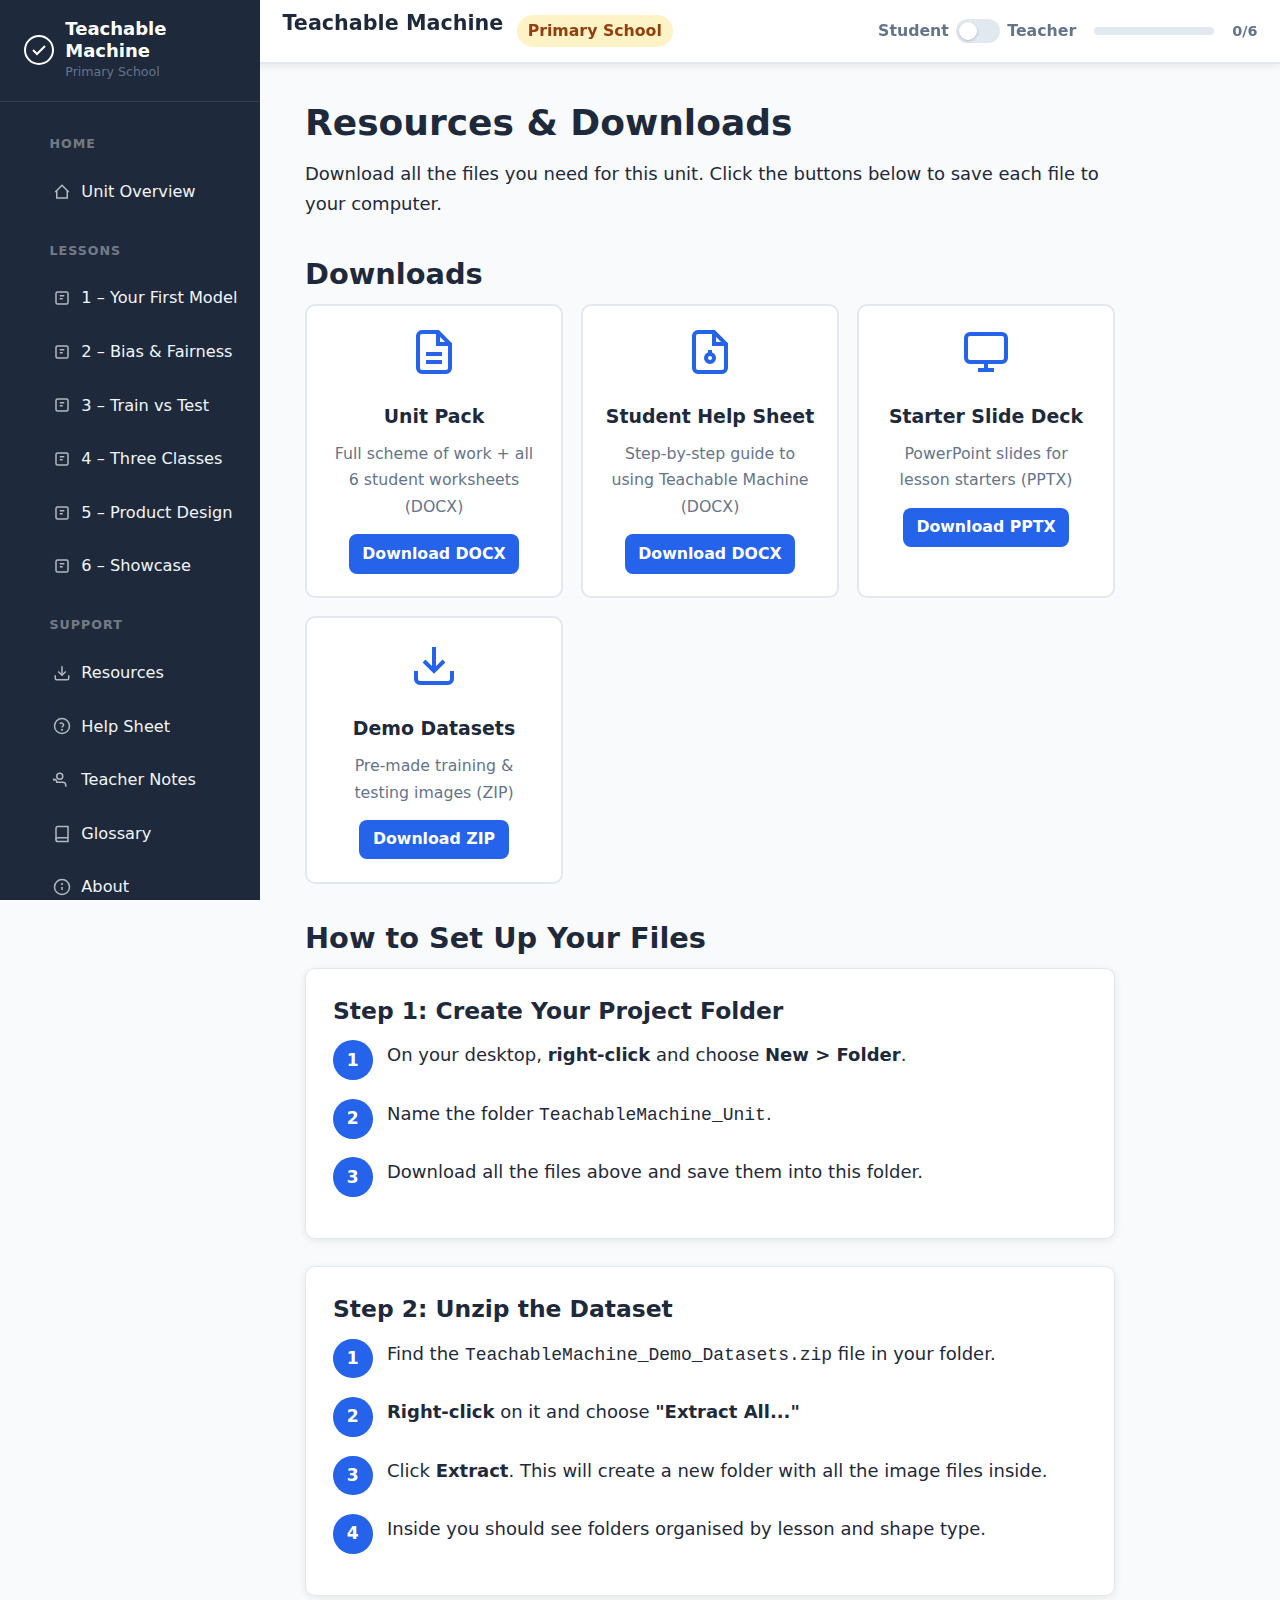
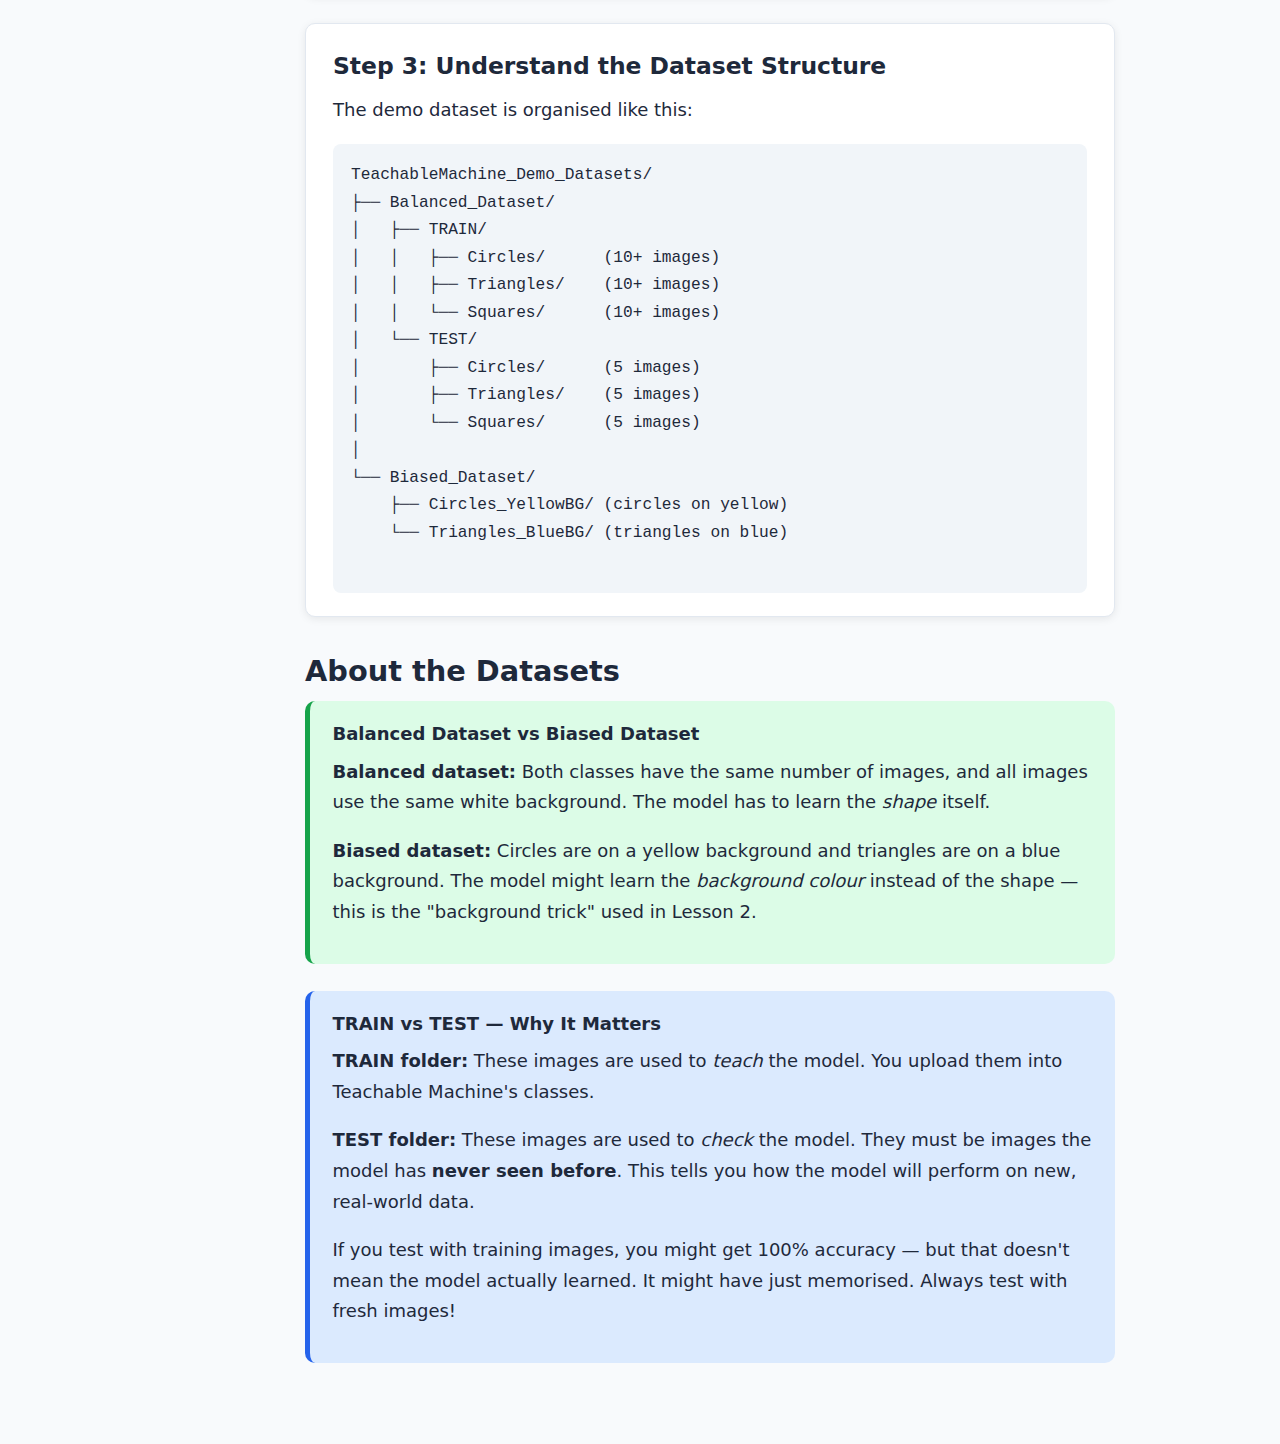
<file: AI4kids/resources/index.html>
<!DOCTYPE html>
<html lang="en-GB">
<head>
  <meta charset="UTF-8">
  <meta name="viewport" content="width=device-width, initial-scale=1.0">
  <title>Resources | Teachable Machine</title>
  <link rel="stylesheet" href="../css/styles.css">
</head>
<body>

<a href="#main" class="skip-link">Skip to main content</a>
<div class="sidebar-overlay" aria-hidden="true"></div>
<nav class="sidebar" aria-label="Main navigation">
  <div class="sidebar-brand">
    <a href="../index.html" class="logo">
      <svg viewBox="0 0 32 32" fill="none" stroke="currentColor" stroke-width="2"><circle cx="16" cy="16" r="14"/><path d="M10 16l4 4 8-8"/></svg>
      <div><div class="logo-text">Teachable Machine</div><div class="logo-sub">Primary School</div></div>
    </a>
  </div>
  <div class="sidebar-nav">
    <ul>
      <li class="nav-section-title">Home</li>
      <li><a href="../index.html"><svg viewBox="0 0 24 24" fill="none" stroke="currentColor" stroke-width="2"><path d="M3 12l9-9 9 9"/><path d="M5 10v10h14V10"/></svg> Unit Overview</a></li>
      <li class="nav-section-title">Lessons</li>
      <li><a href="../lessons/lesson-1.html" data-lesson="1"><svg viewBox="0 0 24 24" fill="none" stroke="currentColor" stroke-width="2"><rect x="4" y="4" width="16" height="16" rx="2"/><path d="M9 9h6M9 13h4"/></svg> 1 – Your First Model</a></li>
      <li><a href="../lessons/lesson-2.html" data-lesson="2"><svg viewBox="0 0 24 24" fill="none" stroke="currentColor" stroke-width="2"><rect x="4" y="4" width="16" height="16" rx="2"/><path d="M9 9h6M9 13h4"/></svg> 2 – Bias &amp; Fairness</a></li>
      <li><a href="../lessons/lesson-3.html" data-lesson="3"><svg viewBox="0 0 24 24" fill="none" stroke="currentColor" stroke-width="2"><rect x="4" y="4" width="16" height="16" rx="2"/><path d="M9 9h6M9 13h4"/></svg> 3 – Train vs Test</a></li>
      <li><a href="../lessons/lesson-4.html" data-lesson="4"><svg viewBox="0 0 24 24" fill="none" stroke="currentColor" stroke-width="2"><rect x="4" y="4" width="16" height="16" rx="2"/><path d="M9 9h6M9 13h4"/></svg> 4 – Three Classes</a></li>
      <li><a href="../lessons/lesson-5.html" data-lesson="5"><svg viewBox="0 0 24 24" fill="none" stroke="currentColor" stroke-width="2"><rect x="4" y="4" width="16" height="16" rx="2"/><path d="M9 9h6M9 13h4"/></svg> 5 – Product Design</a></li>
      <li><a href="../lessons/lesson-6.html" data-lesson="6"><svg viewBox="0 0 24 24" fill="none" stroke="currentColor" stroke-width="2"><rect x="4" y="4" width="16" height="16" rx="2"/><path d="M9 9h6M9 13h4"/></svg> 6 – Showcase</a></li>
      <li class="nav-section-title">Support</li>
      <li><a href="index.html"><svg viewBox="0 0 24 24" fill="none" stroke="currentColor" stroke-width="2"><path d="M21 15v4a2 2 0 01-2 2H5a2 2 0 01-2-2v-4"/><polyline points="7 10 12 15 17 10"/><line x1="12" y1="15" x2="12" y2="3"/></svg> Resources</a></li>
      <li><a href="../help/index.html"><svg viewBox="0 0 24 24" fill="none" stroke="currentColor" stroke-width="2"><circle cx="12" cy="12" r="10"/><path d="M9 9a3 3 0 015.12 1.5c0 1.5-2.12 2-2.12 3.5"/><circle cx="12" cy="17" r="0.5" fill="currentColor"/></svg> Help Sheet</a></li>
      <li><a href="../teacher/index.html"><svg viewBox="0 0 24 24" fill="none" stroke="currentColor" stroke-width="2"><path d="M17 21v-2a4 4 0 00-4-4H5a4 4 0 00-4-4v2"/><circle cx="9" cy="7" r="4"/></svg> Teacher Notes</a></li>
      <li><a href="../glossary.html"><svg viewBox="0 0 24 24" fill="none" stroke="currentColor" stroke-width="2"><path d="M4 19.5A2.5 2.5 0 016.5 17H20"/><path d="M6.5 2H20v20H6.5A2.5 2.5 0 014 19.5v-15A2.5 2.5 0 016.5 2z"/></svg> Glossary</a></li>
      <li><a href="../about.html"><svg viewBox="0 0 24 24" fill="none" stroke="currentColor" stroke-width="2"><circle cx="12" cy="12" r="10"/><line x1="12" y1="16" x2="12" y2="12"/><circle cx="12" cy="8" r="0.5" fill="currentColor"/></svg> About</a></li>
    </ul>
  </div>
  <div class="sidebar-footer">&copy; 2026 &middot; Primary School &middot; Think Big, Start Small!</div>
</nav>

<header class="site-header">
  <div class="header-left">
    <button class="menu-toggle" aria-label="Open menu" aria-expanded="false">
      <svg viewBox="0 0 24 24" fill="none" stroke="currentColor" stroke-width="2"><line x1="3" y1="6" x2="21" y2="6"/><line x1="3" y1="12" x2="21" y2="12"/><line x1="3" y1="18" x2="21" y2="18"/></svg>
    </button>
    <h1>Teachable Machine</h1><span class="badge">Primary School</span>
  </div>
  <div class="header-right">
    <div class="mode-toggle">
      <label for="mode-checkbox">Student</label>
      <div class="toggle-switch"><input type="checkbox" id="mode-checkbox" aria-label="Toggle teacher mode"><span class="slider"></span></div>
      <label for="mode-checkbox">Teacher</label>
    </div>
    <div class="progress-bar-mini" title="Lesson progress"><div class="fill" style="width:0%"></div></div>
    <span class="progress-text" style="font-size:0.8rem;font-weight:600;color:#64748b;">0/6</span>
  </div>
</header>

<main class="main-content" id="main">

  <h1>Resources &amp; Downloads</h1>
  <p>Download all the files you need for this unit. Click the buttons below to save each file to your computer.</p>

  <!-- Download Cards -->
  <h2>Downloads</h2>
  <div class="download-grid">
    <div class="download-card">
      <svg viewBox="0 0 24 24" fill="none" stroke="currentColor" stroke-width="2"><path d="M14 2H6a2 2 0 00-2 2v16a2 2 0 002 2h12a2 2 0 002-2V8z"/><polyline points="14 2 14 8 20 8"/><line x1="16" y1="13" x2="8" y2="13"/><line x1="16" y1="17" x2="8" y2="17"/></svg>
      <h3>Unit Pack</h3>
      <p>Full scheme of work + all 6 student worksheets (DOCX)</p>
      <a href="../assets/resources/Teachable_Machine_Year7_6_Lessons.docx" class="btn btn-primary btn-small" download>Download DOCX</a>
    </div>
    <div class="download-card">
      <svg viewBox="0 0 24 24" fill="none" stroke="currentColor" stroke-width="2"><path d="M14 2H6a2 2 0 00-2 2v16a2 2 0 002 2h12a2 2 0 002-2V8z"/><polyline points="14 2 14 8 20 8"/><circle cx="12" cy="15" r="2"/><path d="M12 11v2"/></svg>
      <h3>Student Help Sheet</h3>
      <p>Step-by-step guide to using Teachable Machine (DOCX)</p>
      <a href="../assets/resources/Teachable_Machine_Student_Help_Sheet.docx" class="btn btn-primary btn-small" download>Download DOCX</a>
    </div>
    <div class="download-card">
      <svg viewBox="0 0 24 24" fill="none" stroke="currentColor" stroke-width="2"><rect x="2" y="3" width="20" height="14" rx="2"/><line x1="8" y1="21" x2="16" y2="21"/><line x1="12" y1="17" x2="12" y2="21"/></svg>
      <h3>Starter Slide Deck</h3>
      <p>PowerPoint slides for lesson starters (PPTX)</p>
      <a href="../assets/resources/Teachable_Machine_Year7_6_Lessons_Starter_Deck.pptx" class="btn btn-primary btn-small" download>Download PPTX</a>
    </div>
    <div class="download-card">
      <svg viewBox="0 0 24 24" fill="none" stroke="currentColor" stroke-width="2"><path d="M21 15v4a2 2 0 01-2 2H5a2 2 0 01-2-2v-4"/><polyline points="7 10 12 15 17 10"/><line x1="12" y1="15" x2="12" y2="3"/></svg>
      <h3>Demo Datasets</h3>
      <p>Pre-made training &amp; testing images (ZIP)</p>
      <a href="../assets/datasets/TeachableMachine_Demo_Datasets.zip" class="btn btn-primary btn-small" download>Download ZIP</a>
    </div>
  </div>

  <!-- Instructions -->
  <h2>How to Set Up Your Files</h2>

  <div class="card">
    <h3 style="margin-top:0;">Step 1: Create Your Project Folder</h3>
    <ol class="steps">
      <li>On your desktop, <strong>right-click</strong> and choose <strong>New &gt; Folder</strong>.</li>
      <li>Name the folder <code>TeachableMachine_Unit</code>.</li>
      <li>Download all the files above and save them into this folder.</li>
    </ol>
  </div>

  <div class="card">
    <h3 style="margin-top:0;">Step 2: Unzip the Dataset</h3>
    <ol class="steps">
      <li>Find the <code>TeachableMachine_Demo_Datasets.zip</code> file in your folder.</li>
      <li><strong>Right-click</strong> on it and choose <strong>"Extract All..."</strong></li>
      <li>Click <strong>Extract</strong>. This will create a new folder with all the image files inside.</li>
      <li>Inside you should see folders organised by lesson and shape type.</li>
    </ol>
  </div>

  <div class="card">
    <h3 style="margin-top:0;">Step 3: Understand the Dataset Structure</h3>
    <p>The demo dataset is organised like this:</p>
    <pre style="background:#f1f5f9;padding:1rem;border-radius:8px;font-size:0.9rem;overflow-x:auto;">
TeachableMachine_Demo_Datasets/
├── Balanced_Dataset/
│   ├── TRAIN/
│   │   ├── Circles/      (10+ images)
│   │   ├── Triangles/    (10+ images)
│   │   └── Squares/      (10+ images)
│   └── TEST/
│       ├── Circles/      (5 images)
│       ├── Triangles/    (5 images)
│       └── Squares/      (5 images)
│
└── Biased_Dataset/
    ├── Circles_YellowBG/ (circles on yellow)
    └── Triangles_BlueBG/ (triangles on blue)
    </pre>
  </div>

  <!-- Dataset Explanation -->
  <h2>About the Datasets</h2>

  <div class="box box-green">
    <h4>Balanced Dataset vs Biased Dataset</h4>
    <p><strong>Balanced dataset:</strong> Both classes have the same number of images, and all images use the same white background. The model has to learn the <em>shape</em> itself.</p>
    <p><strong>Biased dataset:</strong> Circles are on a yellow background and triangles are on a blue background. The model might learn the <em>background colour</em> instead of the shape — this is the "background trick" used in Lesson 2.</p>
  </div>

  <div class="box box-blue">
    <h4>TRAIN vs TEST — Why It Matters</h4>
    <p><strong>TRAIN folder:</strong> These images are used to <em>teach</em> the model. You upload them into Teachable Machine's classes.</p>
    <p><strong>TEST folder:</strong> These images are used to <em>check</em> the model. They must be images the model has <strong>never seen before</strong>. This tells you how the model will perform on new, real-world data.</p>
    <p>If you test with training images, you might get 100% accuracy — but that doesn't mean the model actually learned. It might have just memorised. Always test with fresh images!</p>
  </div>

  <div class="teacher-only">
    <h3>Teacher Notes: Managing Resources</h3>
    <ul>
      <li>The demo dataset ZIP should be pre-downloaded onto student machines or available on a shared drive.</li>
      <li>If students struggle with unzipping, demonstrate it on the board first.</li>
      <li>For Lesson 2, students can use the Biased_Dataset folder directly, or draw their own.</li>
      <li>The balanced dataset is useful for Lessons 1, 3, and 4 as a fallback for students who haven't drawn enough images.</li>
    </ul>
  </div>

</main>
<script src="../js/app.js"></script>
</body>
</html>
</file>
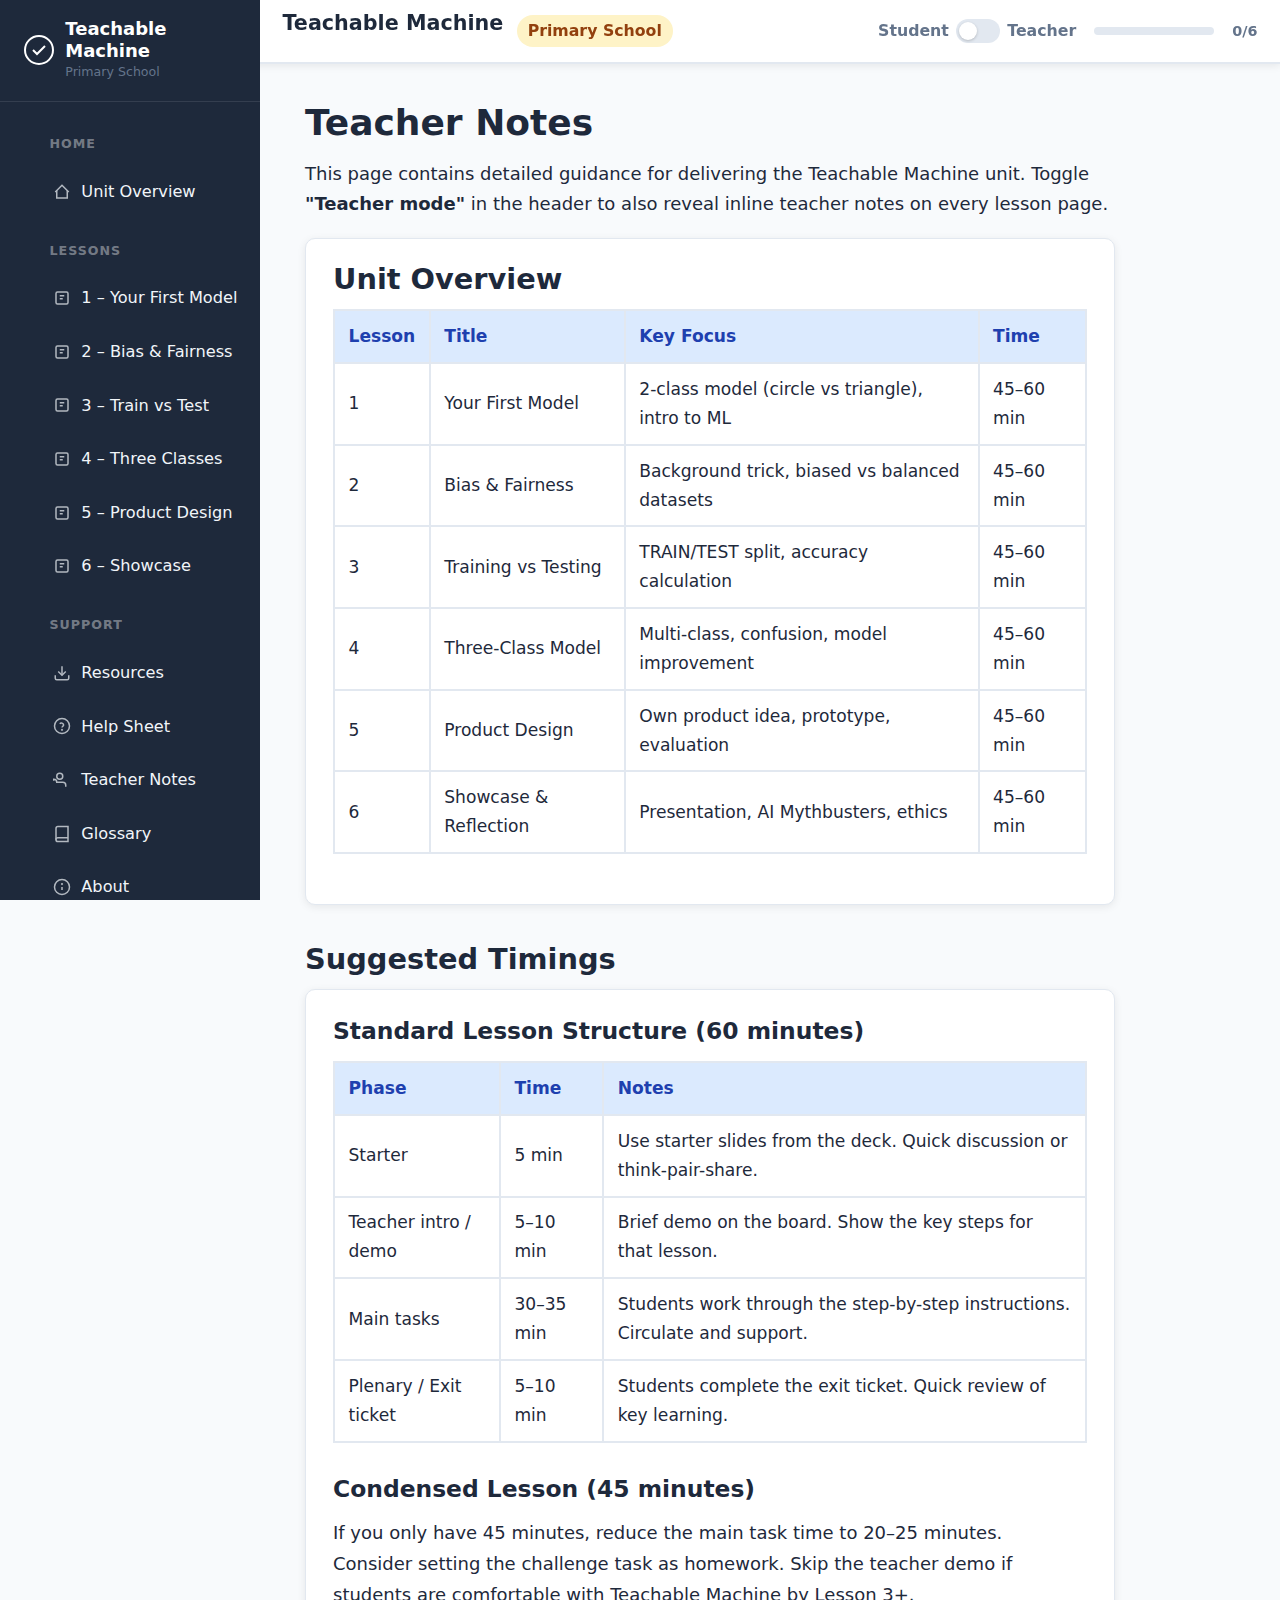
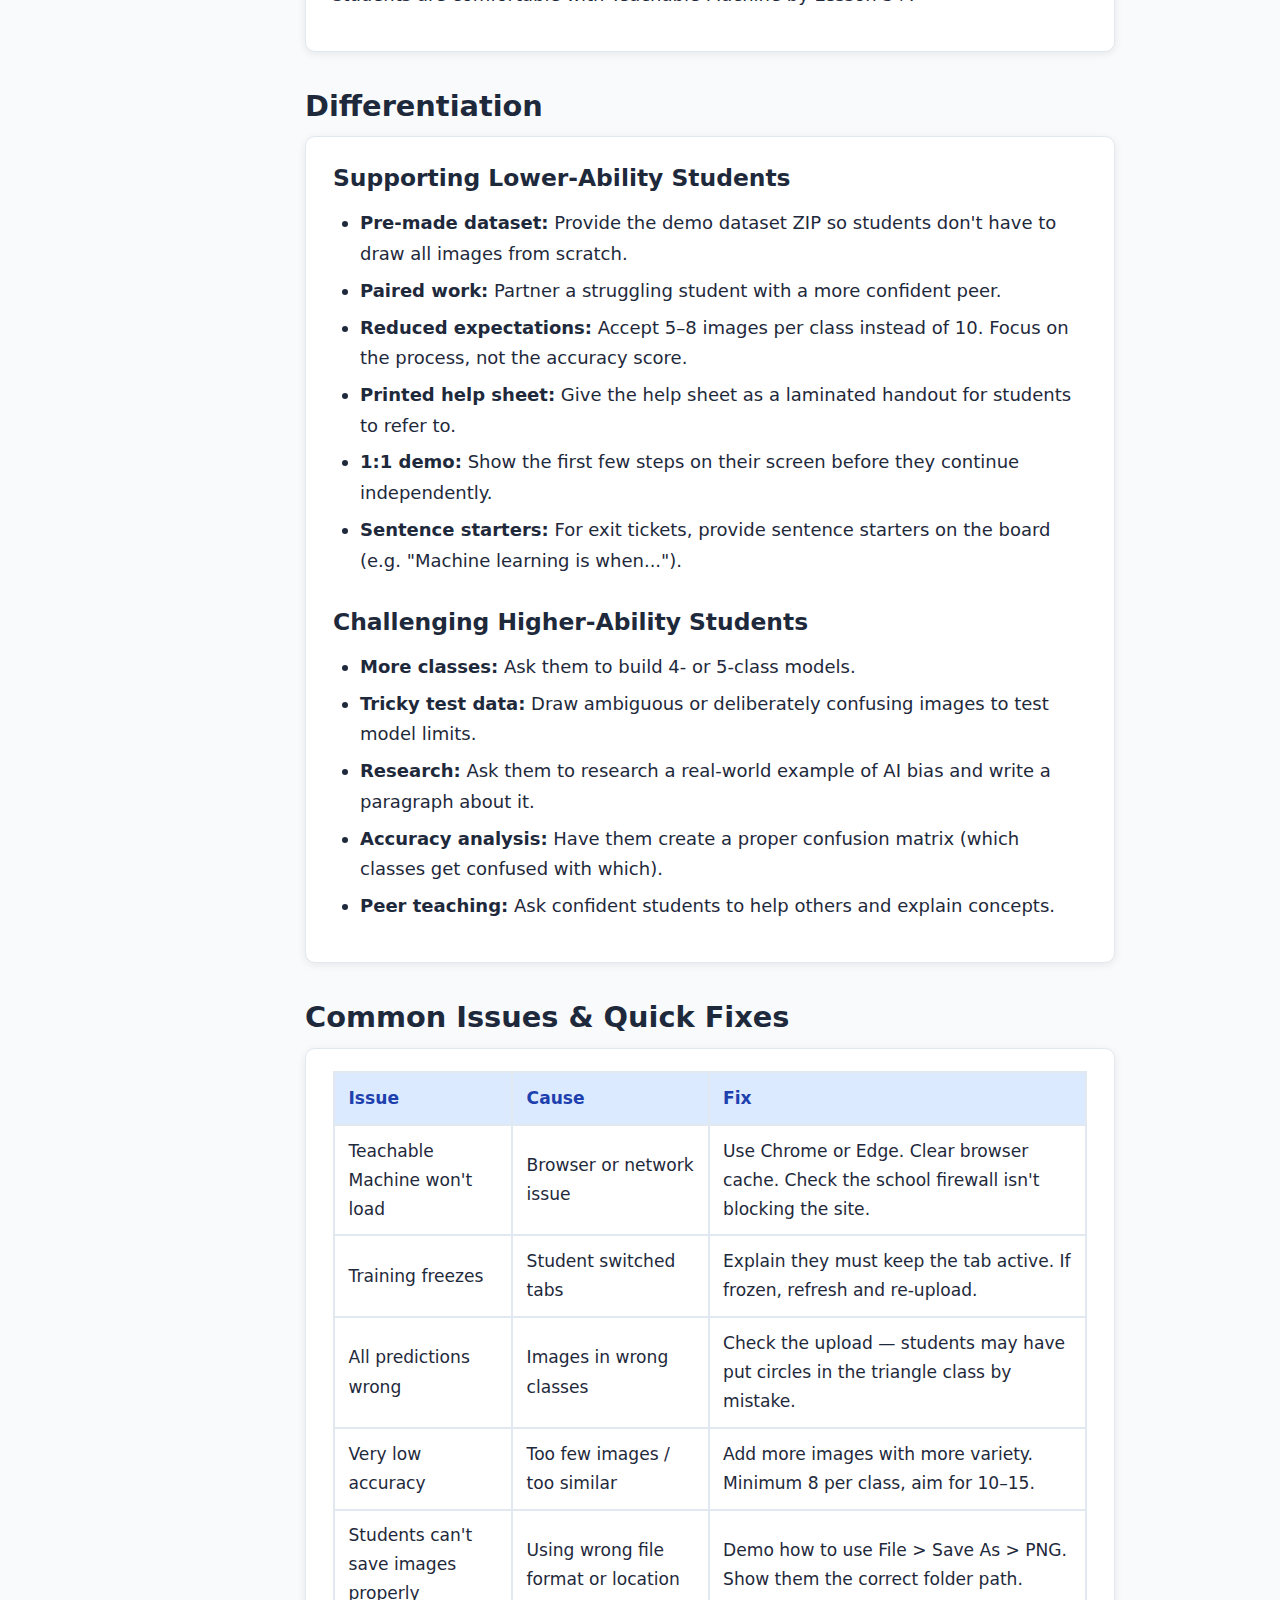
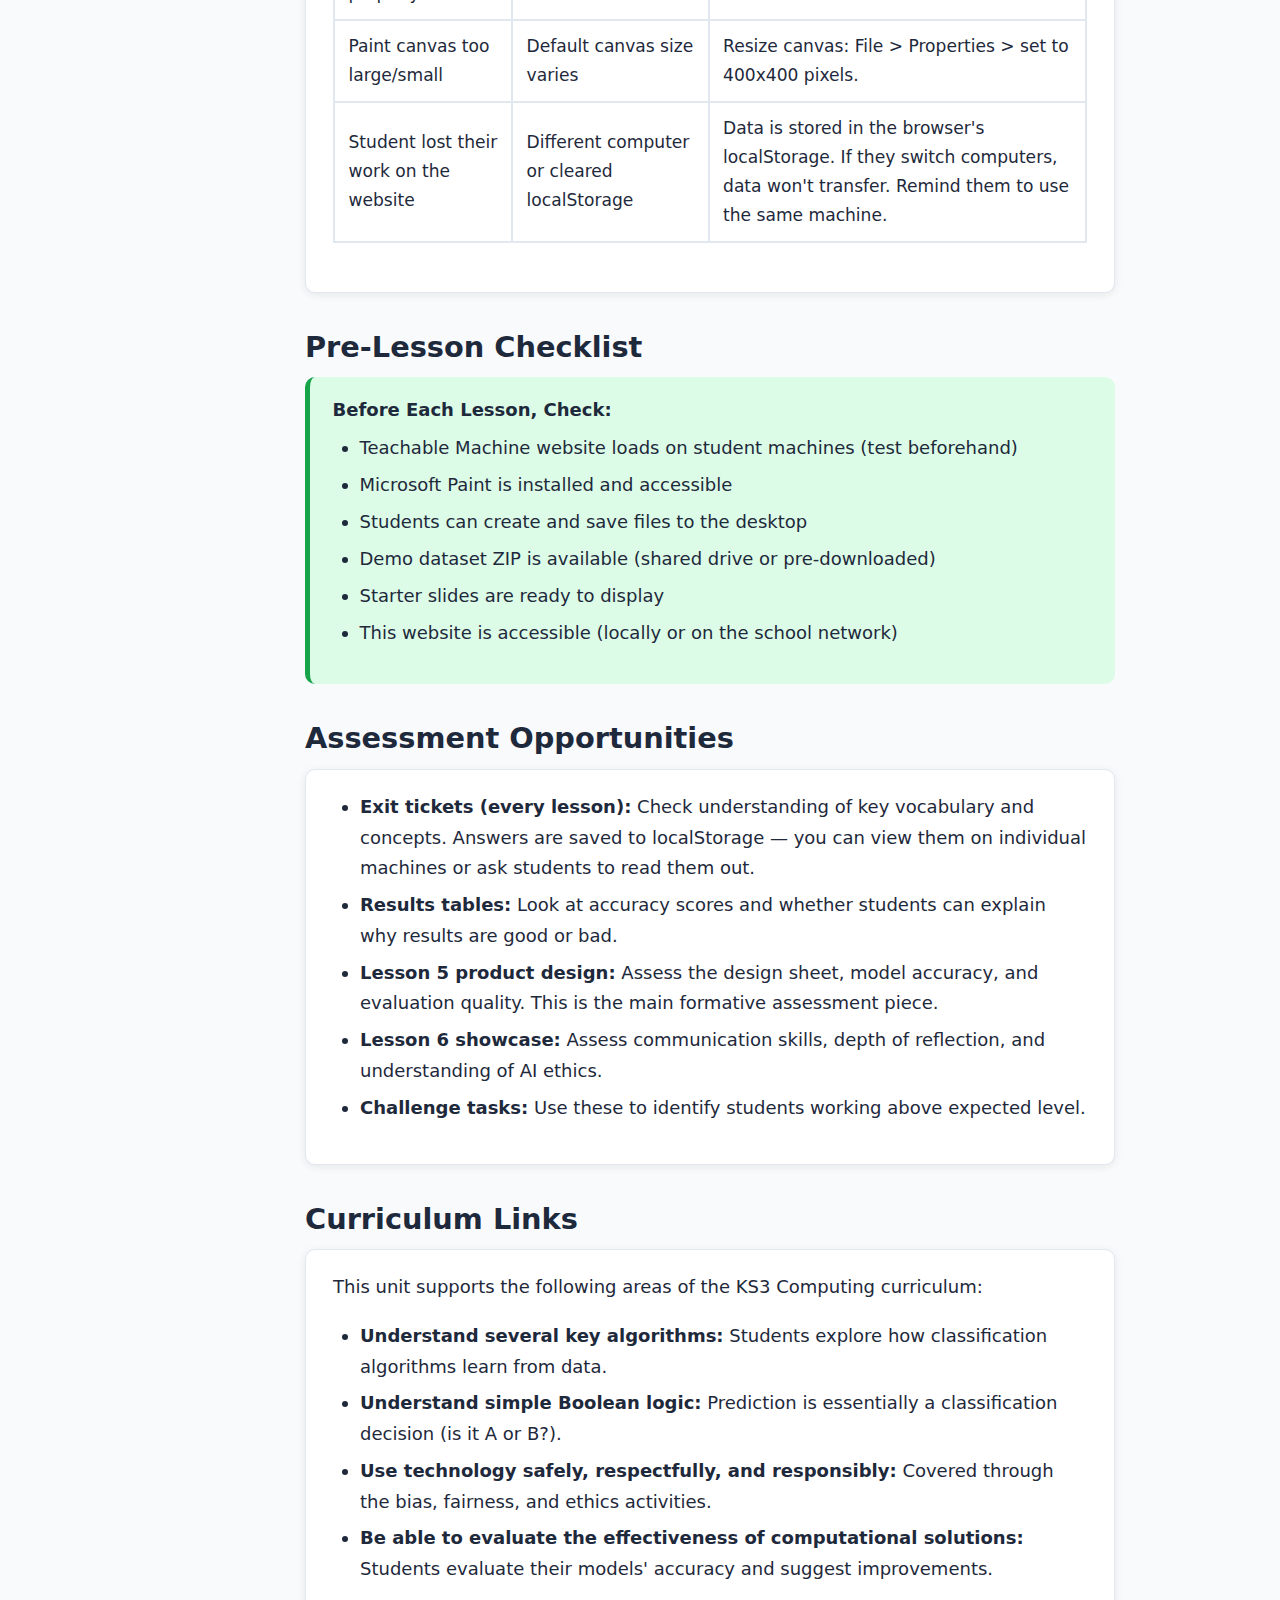
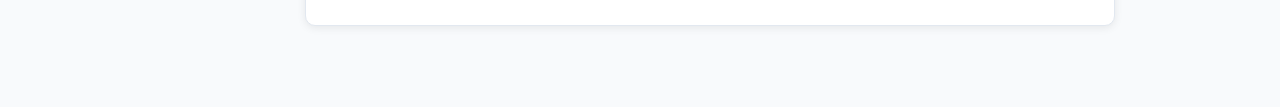
<file: AI4kids/teacher/index.html>
<!DOCTYPE html>
<html lang="en-GB">
<head>
  <meta charset="UTF-8">
  <meta name="viewport" content="width=device-width, initial-scale=1.0">
  <title>Teacher Notes | Teachable Machine</title>
  <link rel="stylesheet" href="../css/styles.css">
</head>
<body>

<a href="#main" class="skip-link">Skip to main content</a>
<div class="sidebar-overlay" aria-hidden="true"></div>
<nav class="sidebar" aria-label="Main navigation">
  <div class="sidebar-brand">
    <a href="../index.html" class="logo">
      <svg viewBox="0 0 32 32" fill="none" stroke="currentColor" stroke-width="2"><circle cx="16" cy="16" r="14"/><path d="M10 16l4 4 8-8"/></svg>
      <div><div class="logo-text">Teachable Machine</div><div class="logo-sub">Primary School</div></div>
    </a>
  </div>
  <div class="sidebar-nav">
    <ul>
      <li class="nav-section-title">Home</li>
      <li><a href="../index.html"><svg viewBox="0 0 24 24" fill="none" stroke="currentColor" stroke-width="2"><path d="M3 12l9-9 9 9"/><path d="M5 10v10h14V10"/></svg> Unit Overview</a></li>
      <li class="nav-section-title">Lessons</li>
      <li><a href="../lessons/lesson-1.html" data-lesson="1"><svg viewBox="0 0 24 24" fill="none" stroke="currentColor" stroke-width="2"><rect x="4" y="4" width="16" height="16" rx="2"/><path d="M9 9h6M9 13h4"/></svg> 1 – Your First Model</a></li>
      <li><a href="../lessons/lesson-2.html" data-lesson="2"><svg viewBox="0 0 24 24" fill="none" stroke="currentColor" stroke-width="2"><rect x="4" y="4" width="16" height="16" rx="2"/><path d="M9 9h6M9 13h4"/></svg> 2 – Bias &amp; Fairness</a></li>
      <li><a href="../lessons/lesson-3.html" data-lesson="3"><svg viewBox="0 0 24 24" fill="none" stroke="currentColor" stroke-width="2"><rect x="4" y="4" width="16" height="16" rx="2"/><path d="M9 9h6M9 13h4"/></svg> 3 – Train vs Test</a></li>
      <li><a href="../lessons/lesson-4.html" data-lesson="4"><svg viewBox="0 0 24 24" fill="none" stroke="currentColor" stroke-width="2"><rect x="4" y="4" width="16" height="16" rx="2"/><path d="M9 9h6M9 13h4"/></svg> 4 – Three Classes</a></li>
      <li><a href="../lessons/lesson-5.html" data-lesson="5"><svg viewBox="0 0 24 24" fill="none" stroke="currentColor" stroke-width="2"><rect x="4" y="4" width="16" height="16" rx="2"/><path d="M9 9h6M9 13h4"/></svg> 5 – Product Design</a></li>
      <li><a href="../lessons/lesson-6.html" data-lesson="6"><svg viewBox="0 0 24 24" fill="none" stroke="currentColor" stroke-width="2"><rect x="4" y="4" width="16" height="16" rx="2"/><path d="M9 9h6M9 13h4"/></svg> 6 – Showcase</a></li>
      <li class="nav-section-title">Support</li>
      <li><a href="../resources/index.html"><svg viewBox="0 0 24 24" fill="none" stroke="currentColor" stroke-width="2"><path d="M21 15v4a2 2 0 01-2 2H5a2 2 0 01-2-2v-4"/><polyline points="7 10 12 15 17 10"/><line x1="12" y1="15" x2="12" y2="3"/></svg> Resources</a></li>
      <li><a href="../help/index.html"><svg viewBox="0 0 24 24" fill="none" stroke="currentColor" stroke-width="2"><circle cx="12" cy="12" r="10"/><path d="M9 9a3 3 0 015.12 1.5c0 1.5-2.12 2-2.12 3.5"/><circle cx="12" cy="17" r="0.5" fill="currentColor"/></svg> Help Sheet</a></li>
      <li><a href="index.html"><svg viewBox="0 0 24 24" fill="none" stroke="currentColor" stroke-width="2"><path d="M17 21v-2a4 4 0 00-4-4H5a4 4 0 00-4-4v2"/><circle cx="9" cy="7" r="4"/></svg> Teacher Notes</a></li>
      <li><a href="../glossary.html"><svg viewBox="0 0 24 24" fill="none" stroke="currentColor" stroke-width="2"><path d="M4 19.5A2.5 2.5 0 016.5 17H20"/><path d="M6.5 2H20v20H6.5A2.5 2.5 0 014 19.5v-15A2.5 2.5 0 016.5 2z"/></svg> Glossary</a></li>
      <li><a href="../about.html"><svg viewBox="0 0 24 24" fill="none" stroke="currentColor" stroke-width="2"><circle cx="12" cy="12" r="10"/><line x1="12" y1="16" x2="12" y2="12"/><circle cx="12" cy="8" r="0.5" fill="currentColor"/></svg> About</a></li>
    </ul>
  </div>
  <div class="sidebar-footer">&copy; 2026 &middot; Primary School &middot; Think Big, Start Small!</div>
</nav>

<header class="site-header">
  <div class="header-left">
    <button class="menu-toggle" aria-label="Open menu" aria-expanded="false">
      <svg viewBox="0 0 24 24" fill="none" stroke="currentColor" stroke-width="2"><line x1="3" y1="6" x2="21" y2="6"/><line x1="3" y1="12" x2="21" y2="12"/><line x1="3" y1="18" x2="21" y2="18"/></svg>
    </button>
    <h1>Teachable Machine</h1><span class="badge">Primary School</span>
  </div>
  <div class="header-right">
    <div class="mode-toggle">
      <label for="mode-checkbox">Student</label>
      <div class="toggle-switch"><input type="checkbox" id="mode-checkbox" aria-label="Toggle teacher mode"><span class="slider"></span></div>
      <label for="mode-checkbox">Teacher</label>
    </div>
    <div class="progress-bar-mini" title="Lesson progress"><div class="fill" style="width:0%"></div></div>
    <span class="progress-text" style="font-size:0.8rem;font-weight:600;color:#64748b;">0/6</span>
  </div>
</header>

<main class="main-content" id="main">

  <h1>Teacher Notes</h1>
  <p>This page contains detailed guidance for delivering the Teachable Machine unit. Toggle <strong>"Teacher mode"</strong> in the header to also reveal inline teacher notes on every lesson page.</p>

  <!-- Unit Overview -->
  <div class="card">
    <h2 style="margin-top:0;">Unit Overview</h2>
    <table class="results-table">
      <thead>
        <tr><th>Lesson</th><th>Title</th><th>Key Focus</th><th>Time</th></tr>
      </thead>
      <tbody>
        <tr><td>1</td><td>Your First Model</td><td>2-class model (circle vs triangle), intro to ML</td><td>45–60 min</td></tr>
        <tr><td>2</td><td>Bias &amp; Fairness</td><td>Background trick, biased vs balanced datasets</td><td>45–60 min</td></tr>
        <tr><td>3</td><td>Training vs Testing</td><td>TRAIN/TEST split, accuracy calculation</td><td>45–60 min</td></tr>
        <tr><td>4</td><td>Three-Class Model</td><td>Multi-class, confusion, model improvement</td><td>45–60 min</td></tr>
        <tr><td>5</td><td>Product Design</td><td>Own product idea, prototype, evaluation</td><td>45–60 min</td></tr>
        <tr><td>6</td><td>Showcase &amp; Reflection</td><td>Presentation, AI Mythbusters, ethics</td><td>45–60 min</td></tr>
      </tbody>
    </table>
  </div>

  <!-- Timings -->
  <h2>Suggested Timings</h2>
  <div class="card">
    <h3 style="margin-top:0;">Standard Lesson Structure (60 minutes)</h3>
    <table class="results-table">
      <thead>
        <tr><th>Phase</th><th>Time</th><th>Notes</th></tr>
      </thead>
      <tbody>
        <tr><td>Starter</td><td>5 min</td><td>Use starter slides from the deck. Quick discussion or think-pair-share.</td></tr>
        <tr><td>Teacher intro / demo</td><td>5–10 min</td><td>Brief demo on the board. Show the key steps for that lesson.</td></tr>
        <tr><td>Main tasks</td><td>30–35 min</td><td>Students work through the step-by-step instructions. Circulate and support.</td></tr>
        <tr><td>Plenary / Exit ticket</td><td>5–10 min</td><td>Students complete the exit ticket. Quick review of key learning.</td></tr>
      </tbody>
    </table>

    <h3>Condensed Lesson (45 minutes)</h3>
    <p>If you only have 45 minutes, reduce the main task time to 20–25 minutes. Consider setting the challenge task as homework. Skip the teacher demo if students are comfortable with Teachable Machine by Lesson 3+.</p>
  </div>

  <!-- Differentiation -->
  <h2>Differentiation</h2>
  <div class="card">
    <h3 style="margin-top:0;">Supporting Lower-Ability Students</h3>
    <ul>
      <li><strong>Pre-made dataset:</strong> Provide the demo dataset ZIP so students don't have to draw all images from scratch.</li>
      <li><strong>Paired work:</strong> Partner a struggling student with a more confident peer.</li>
      <li><strong>Reduced expectations:</strong> Accept 5–8 images per class instead of 10. Focus on the process, not the accuracy score.</li>
      <li><strong>Printed help sheet:</strong> Give the help sheet as a laminated handout for students to refer to.</li>
      <li><strong>1:1 demo:</strong> Show the first few steps on their screen before they continue independently.</li>
      <li><strong>Sentence starters:</strong> For exit tickets, provide sentence starters on the board (e.g. "Machine learning is when...").</li>
    </ul>

    <h3>Challenging Higher-Ability Students</h3>
    <ul>
      <li><strong>More classes:</strong> Ask them to build 4- or 5-class models.</li>
      <li><strong>Tricky test data:</strong> Draw ambiguous or deliberately confusing images to test model limits.</li>
      <li><strong>Research:</strong> Ask them to research a real-world example of AI bias and write a paragraph about it.</li>
      <li><strong>Accuracy analysis:</strong> Have them create a proper confusion matrix (which classes get confused with which).</li>
      <li><strong>Peer teaching:</strong> Ask confident students to help others and explain concepts.</li>
    </ul>
  </div>

  <!-- Common Issues -->
  <h2>Common Issues &amp; Quick Fixes</h2>
  <div class="card">
    <table class="results-table">
      <thead>
        <tr><th>Issue</th><th>Cause</th><th>Fix</th></tr>
      </thead>
      <tbody>
        <tr>
          <td>Teachable Machine won't load</td>
          <td>Browser or network issue</td>
          <td>Use Chrome or Edge. Clear browser cache. Check the school firewall isn't blocking the site.</td>
        </tr>
        <tr>
          <td>Training freezes</td>
          <td>Student switched tabs</td>
          <td>Explain they must keep the tab active. If frozen, refresh and re-upload.</td>
        </tr>
        <tr>
          <td>All predictions wrong</td>
          <td>Images in wrong classes</td>
          <td>Check the upload — students may have put circles in the triangle class by mistake.</td>
        </tr>
        <tr>
          <td>Very low accuracy</td>
          <td>Too few images / too similar</td>
          <td>Add more images with more variety. Minimum 8 per class, aim for 10–15.</td>
        </tr>
        <tr>
          <td>Students can't save images properly</td>
          <td>Using wrong file format or location</td>
          <td>Demo how to use File &gt; Save As &gt; PNG. Show them the correct folder path.</td>
        </tr>
        <tr>
          <td>Paint canvas too large/small</td>
          <td>Default canvas size varies</td>
          <td>Resize canvas: File &gt; Properties &gt; set to 400x400 pixels.</td>
        </tr>
        <tr>
          <td>Student lost their work on the website</td>
          <td>Different computer or cleared localStorage</td>
          <td>Data is stored in the browser's localStorage. If they switch computers, data won't transfer. Remind them to use the same machine.</td>
        </tr>
      </tbody>
    </table>
  </div>

  <!-- Pre-lesson Checklist -->
  <h2>Pre-Lesson Checklist</h2>
  <div class="box box-green">
    <h4>Before Each Lesson, Check:</h4>
    <ul>
      <li>Teachable Machine website loads on student machines (test beforehand)</li>
      <li>Microsoft Paint is installed and accessible</li>
      <li>Students can create and save files to the desktop</li>
      <li>Demo dataset ZIP is available (shared drive or pre-downloaded)</li>
      <li>Starter slides are ready to display</li>
      <li>This website is accessible (locally or on the school network)</li>
    </ul>
  </div>

  <!-- Assessment -->
  <h2>Assessment Opportunities</h2>
  <div class="card">
    <ul>
      <li><strong>Exit tickets (every lesson):</strong> Check understanding of key vocabulary and concepts. Answers are saved to localStorage — you can view them on individual machines or ask students to read them out.</li>
      <li><strong>Results tables:</strong> Look at accuracy scores and whether students can explain why results are good or bad.</li>
      <li><strong>Lesson 5 product design:</strong> Assess the design sheet, model accuracy, and evaluation quality. This is the main formative assessment piece.</li>
      <li><strong>Lesson 6 showcase:</strong> Assess communication skills, depth of reflection, and understanding of AI ethics.</li>
      <li><strong>Challenge tasks:</strong> Use these to identify students working above expected level.</li>
    </ul>
  </div>

  <!-- Curriculum Links -->
  <h2>Curriculum Links</h2>
  <div class="card">
    <p>This unit supports the following areas of the KS3 Computing curriculum:</p>
    <ul>
      <li><strong>Understand several key algorithms:</strong> Students explore how classification algorithms learn from data.</li>
      <li><strong>Understand simple Boolean logic:</strong> Prediction is essentially a classification decision (is it A or B?).</li>
      <li><strong>Use technology safely, respectfully, and responsibly:</strong> Covered through the bias, fairness, and ethics activities.</li>
      <li><strong>Be able to evaluate the effectiveness of computational solutions:</strong> Students evaluate their models' accuracy and suggest improvements.</li>
    </ul>
  </div>

</main>
<script src="../js/app.js"></script>
</body>
</html>
</file>
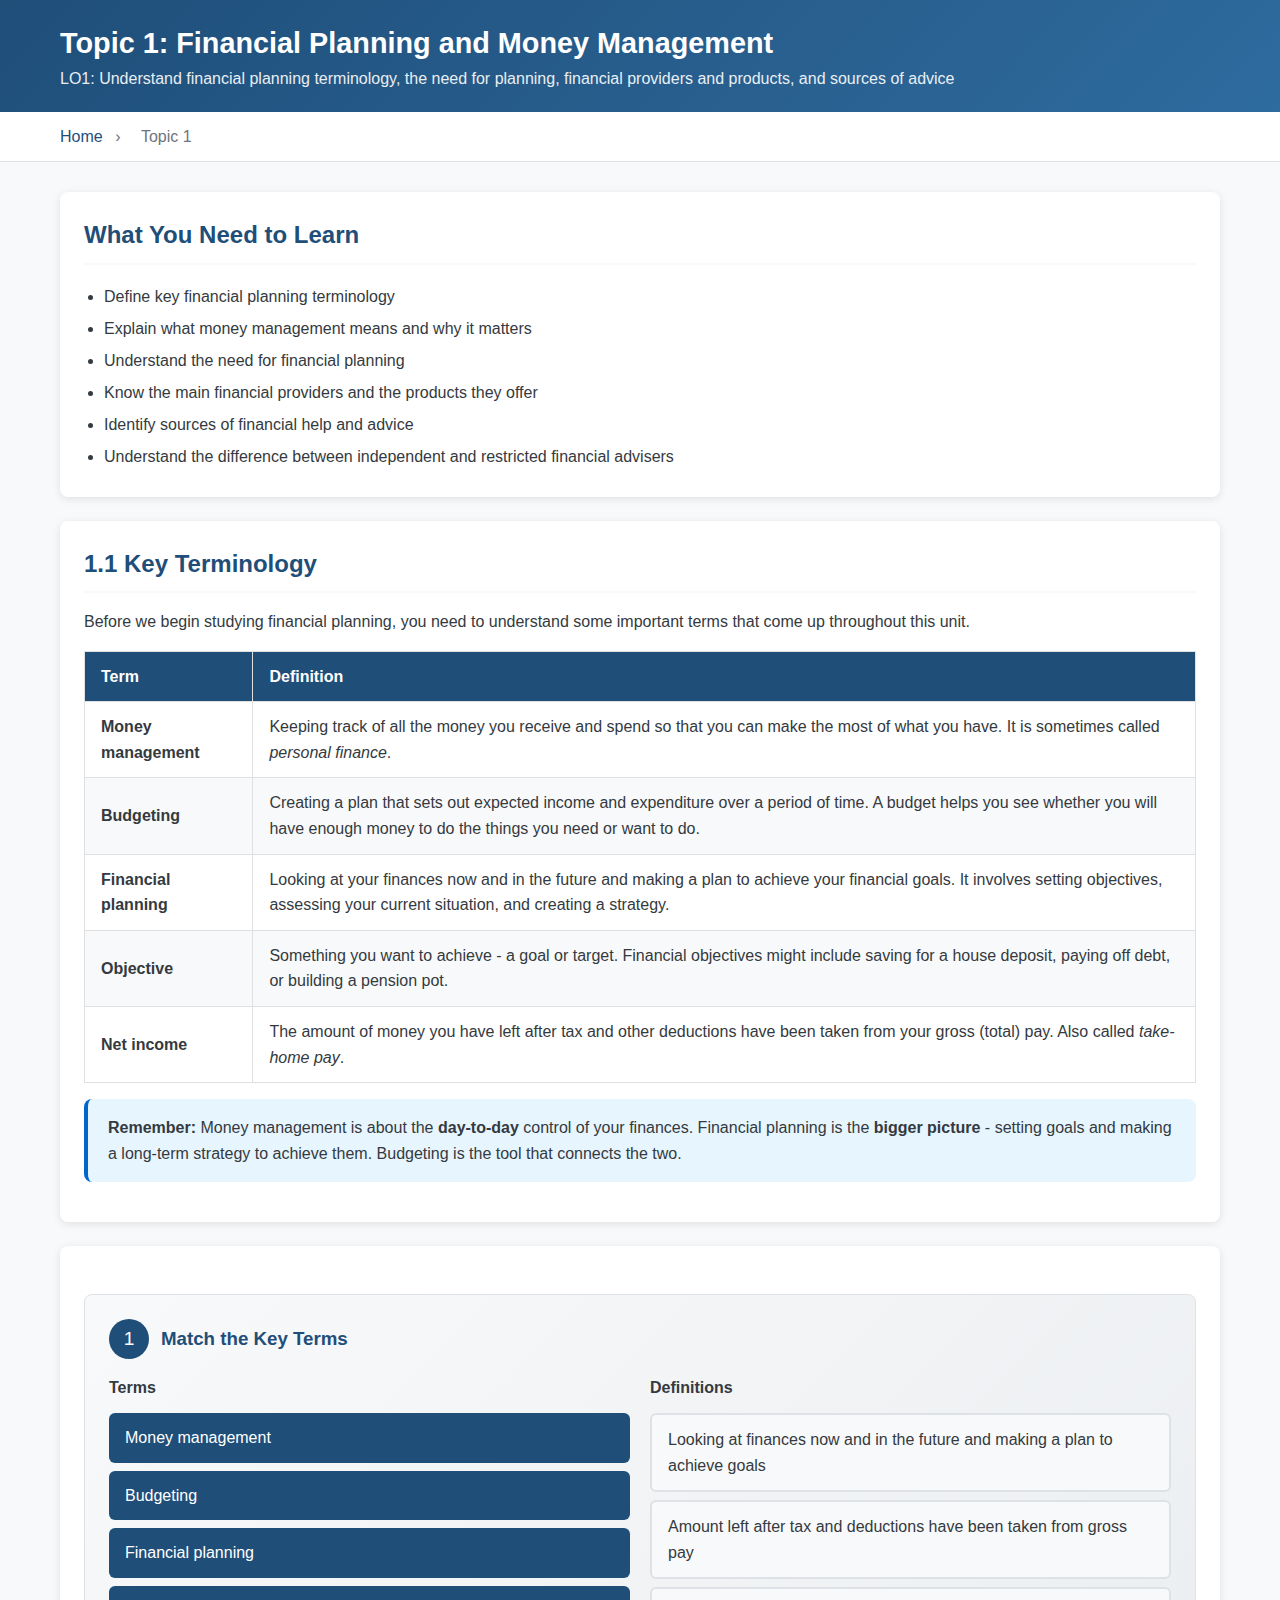
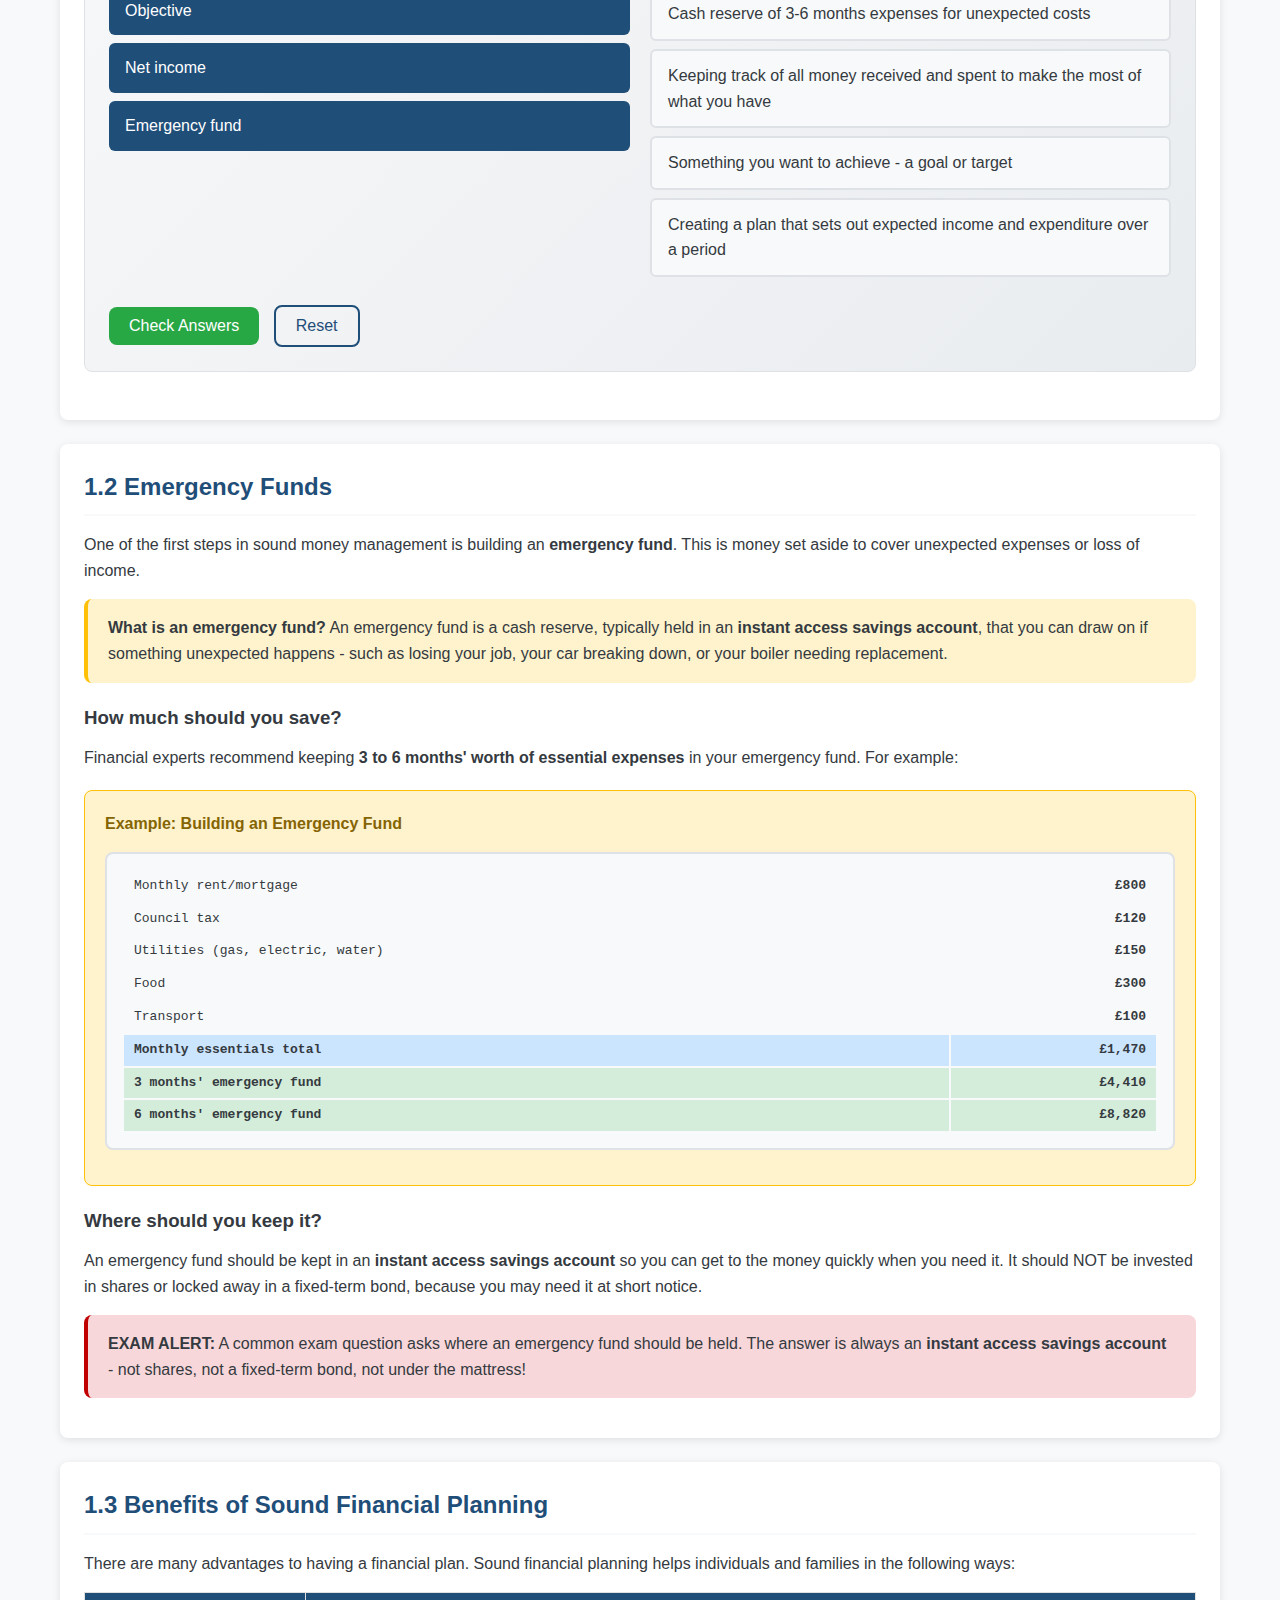
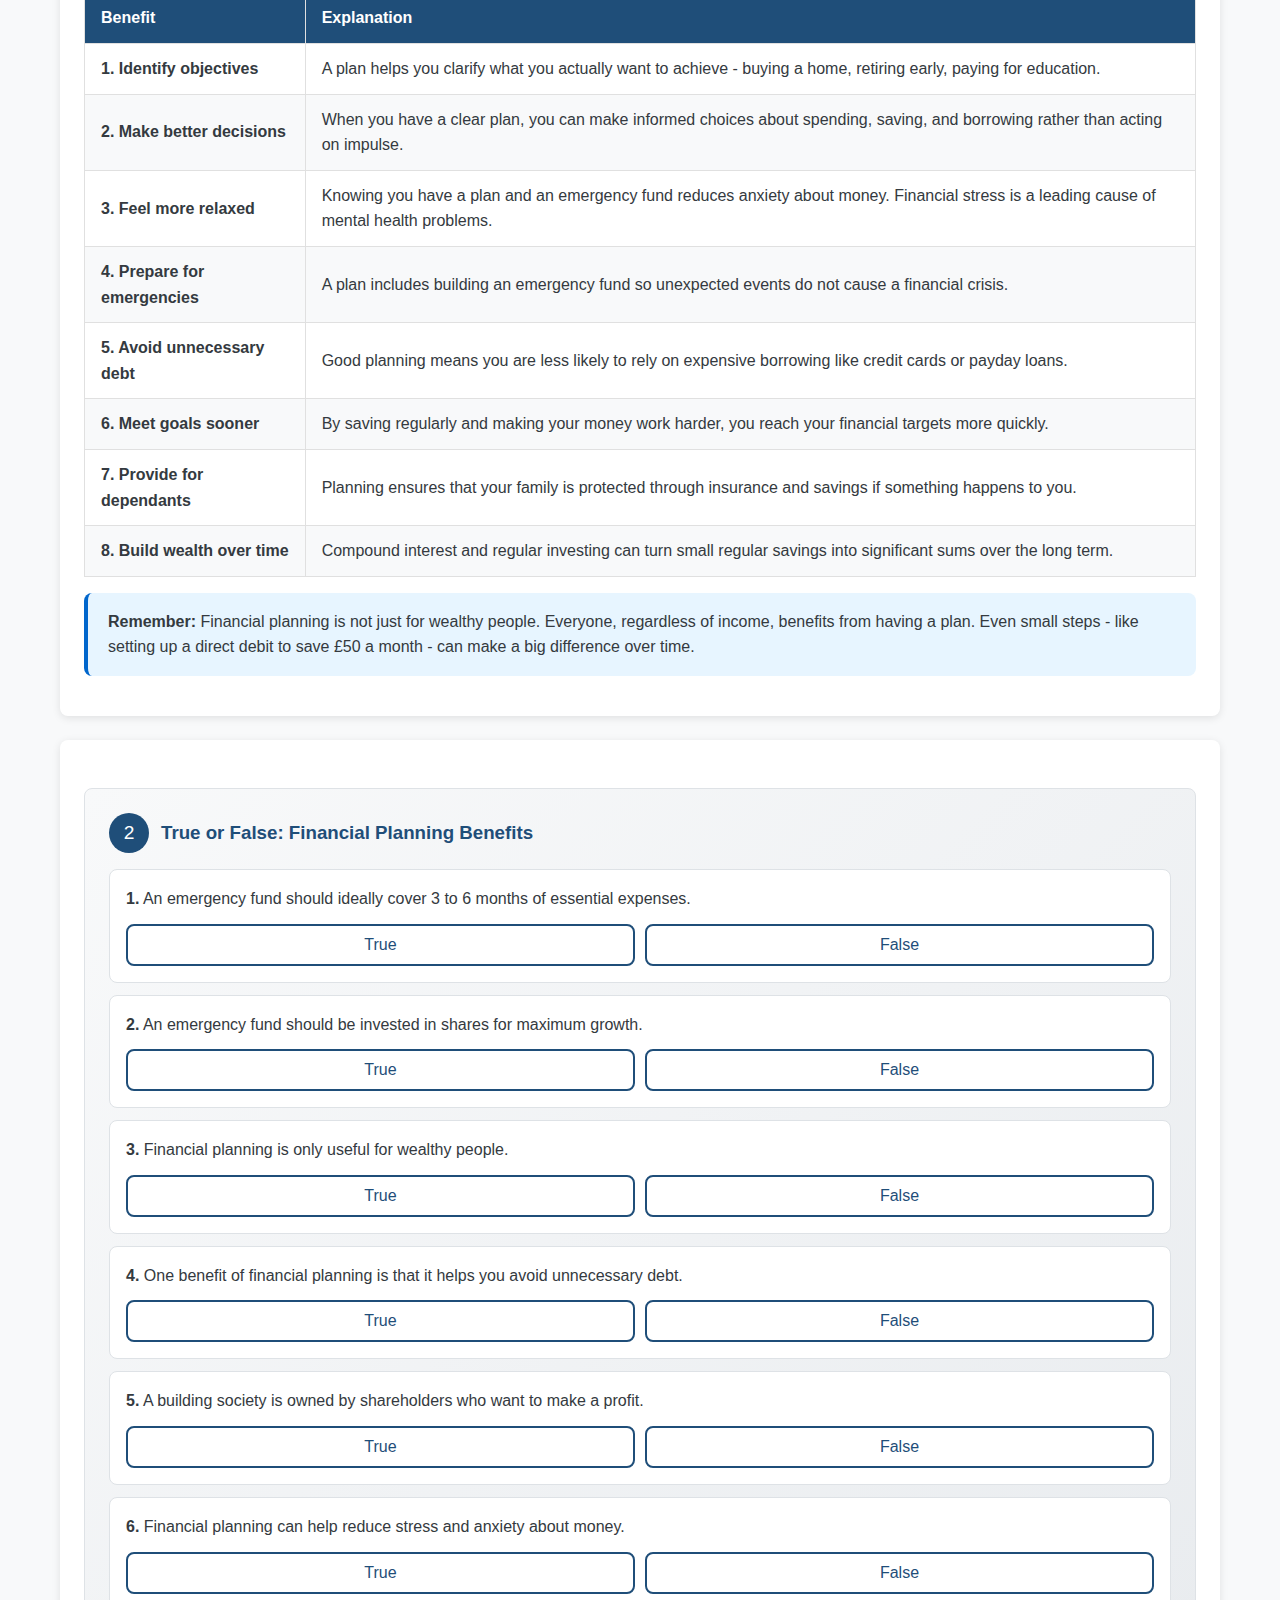
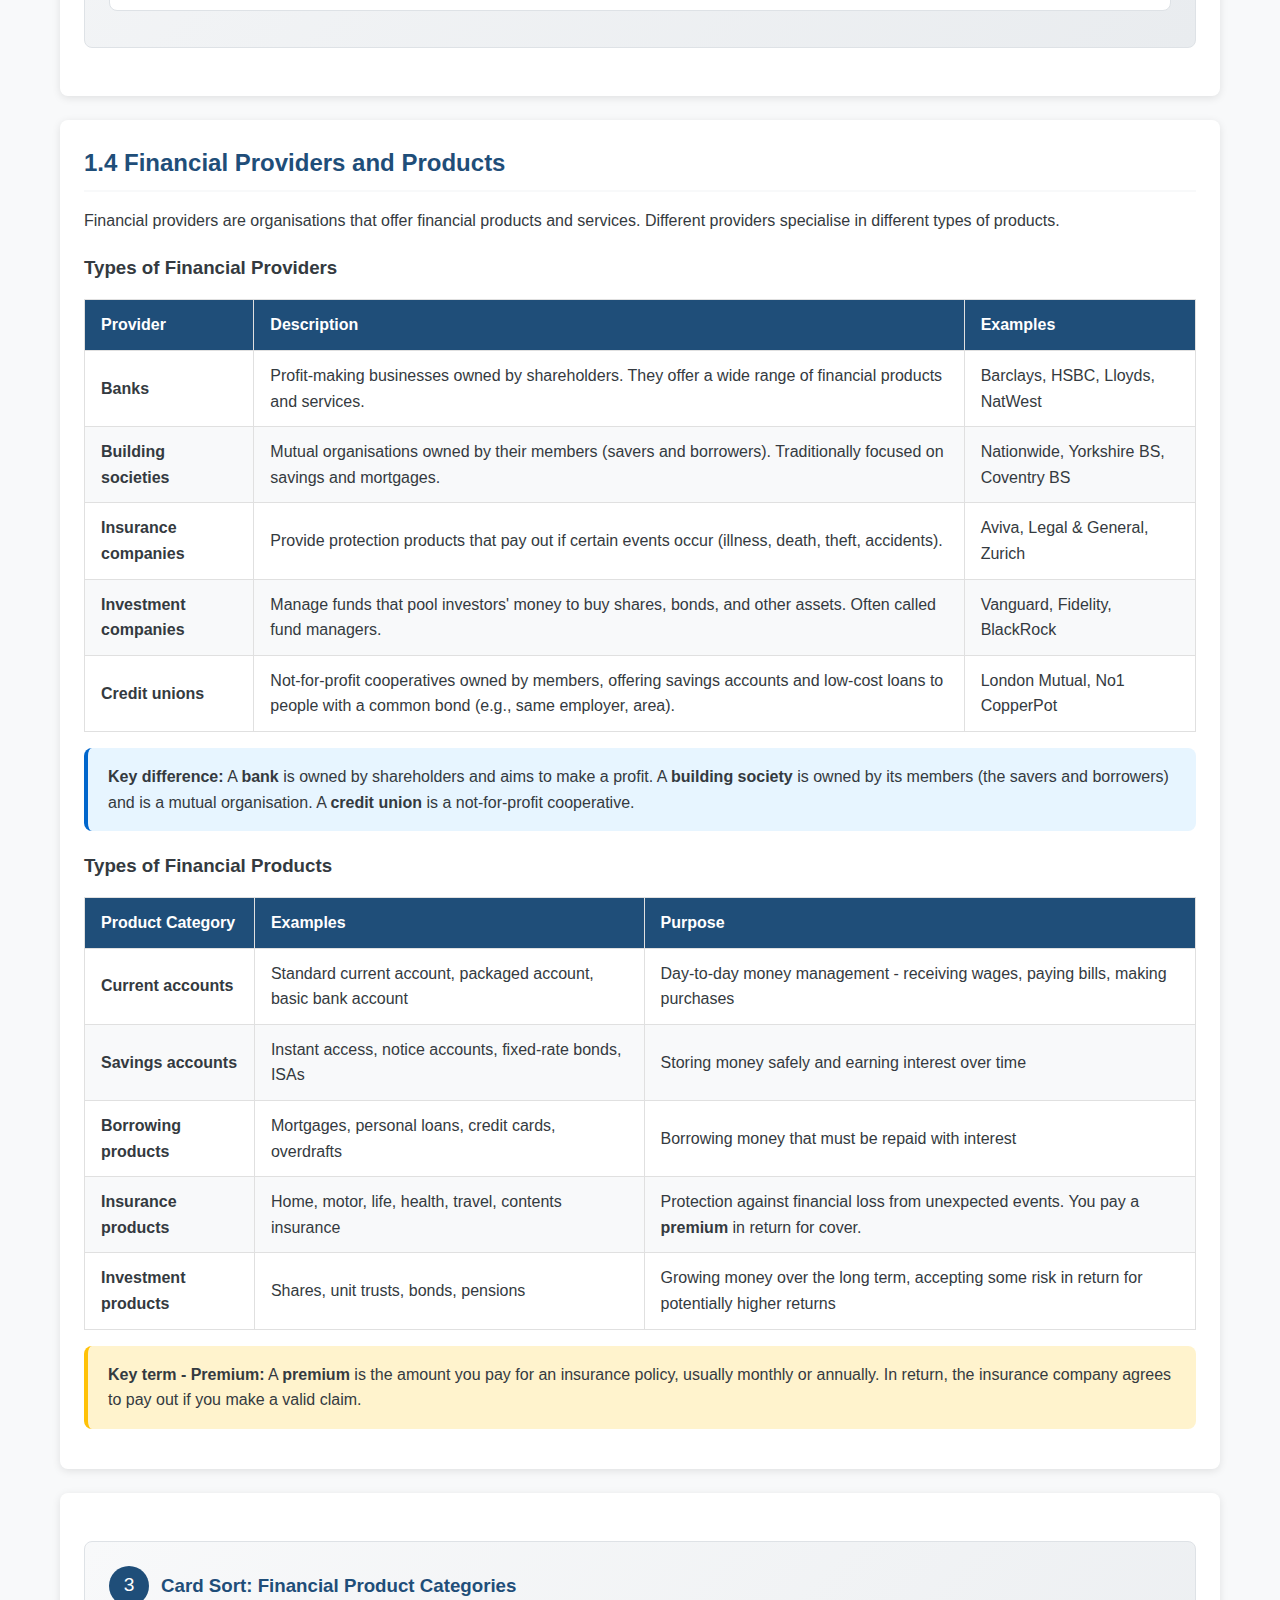
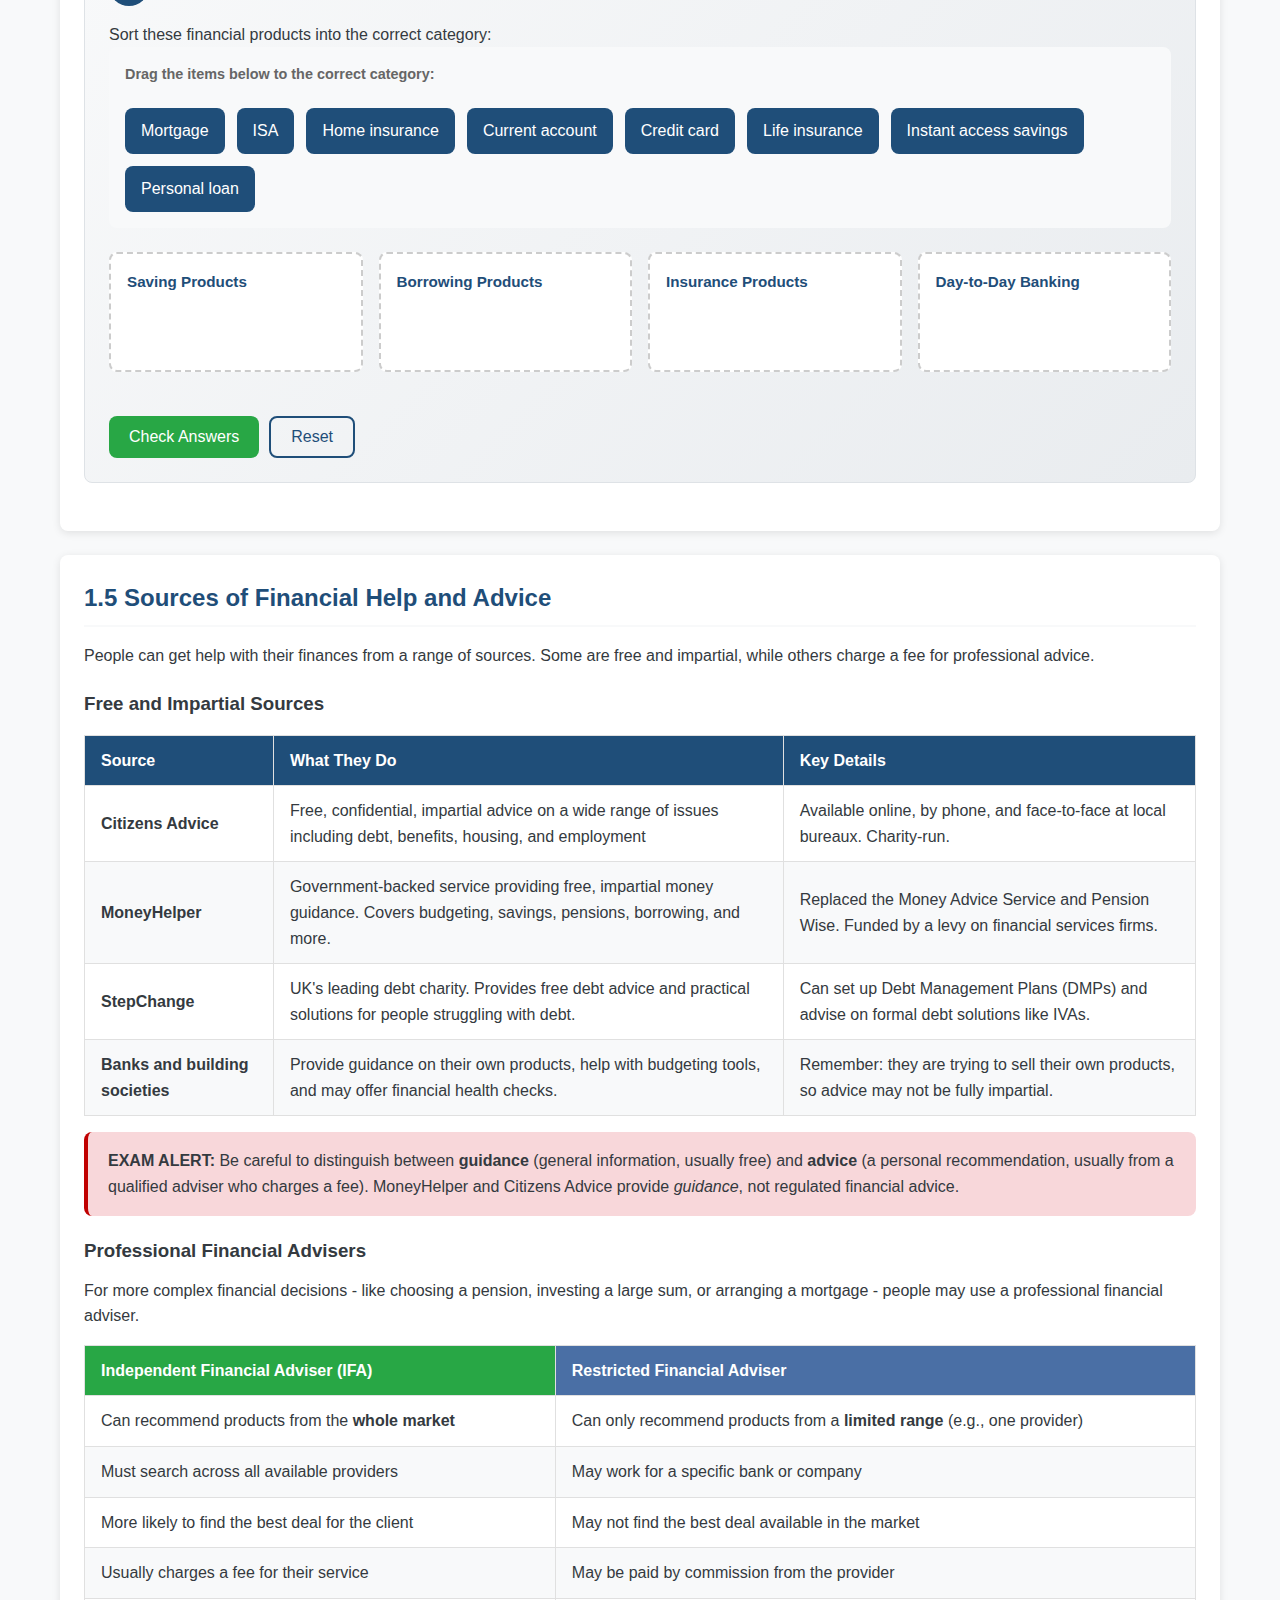
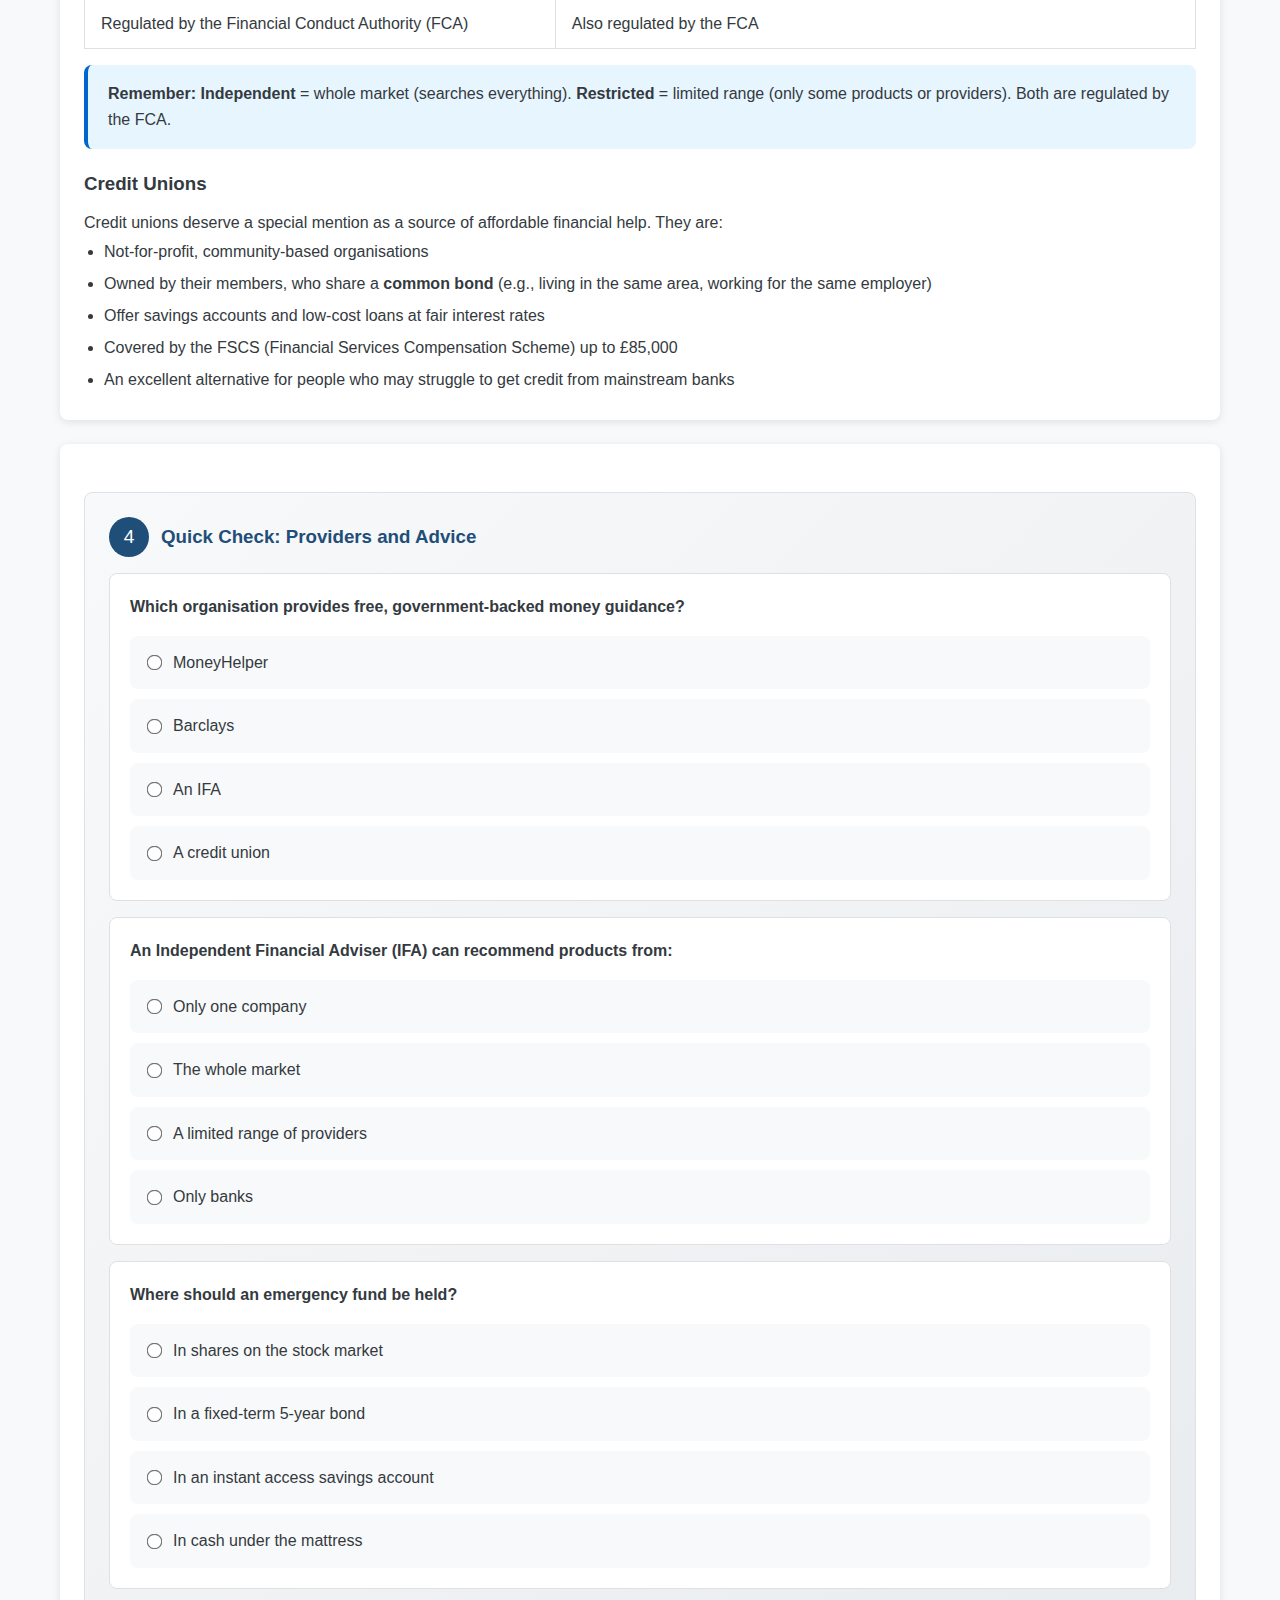
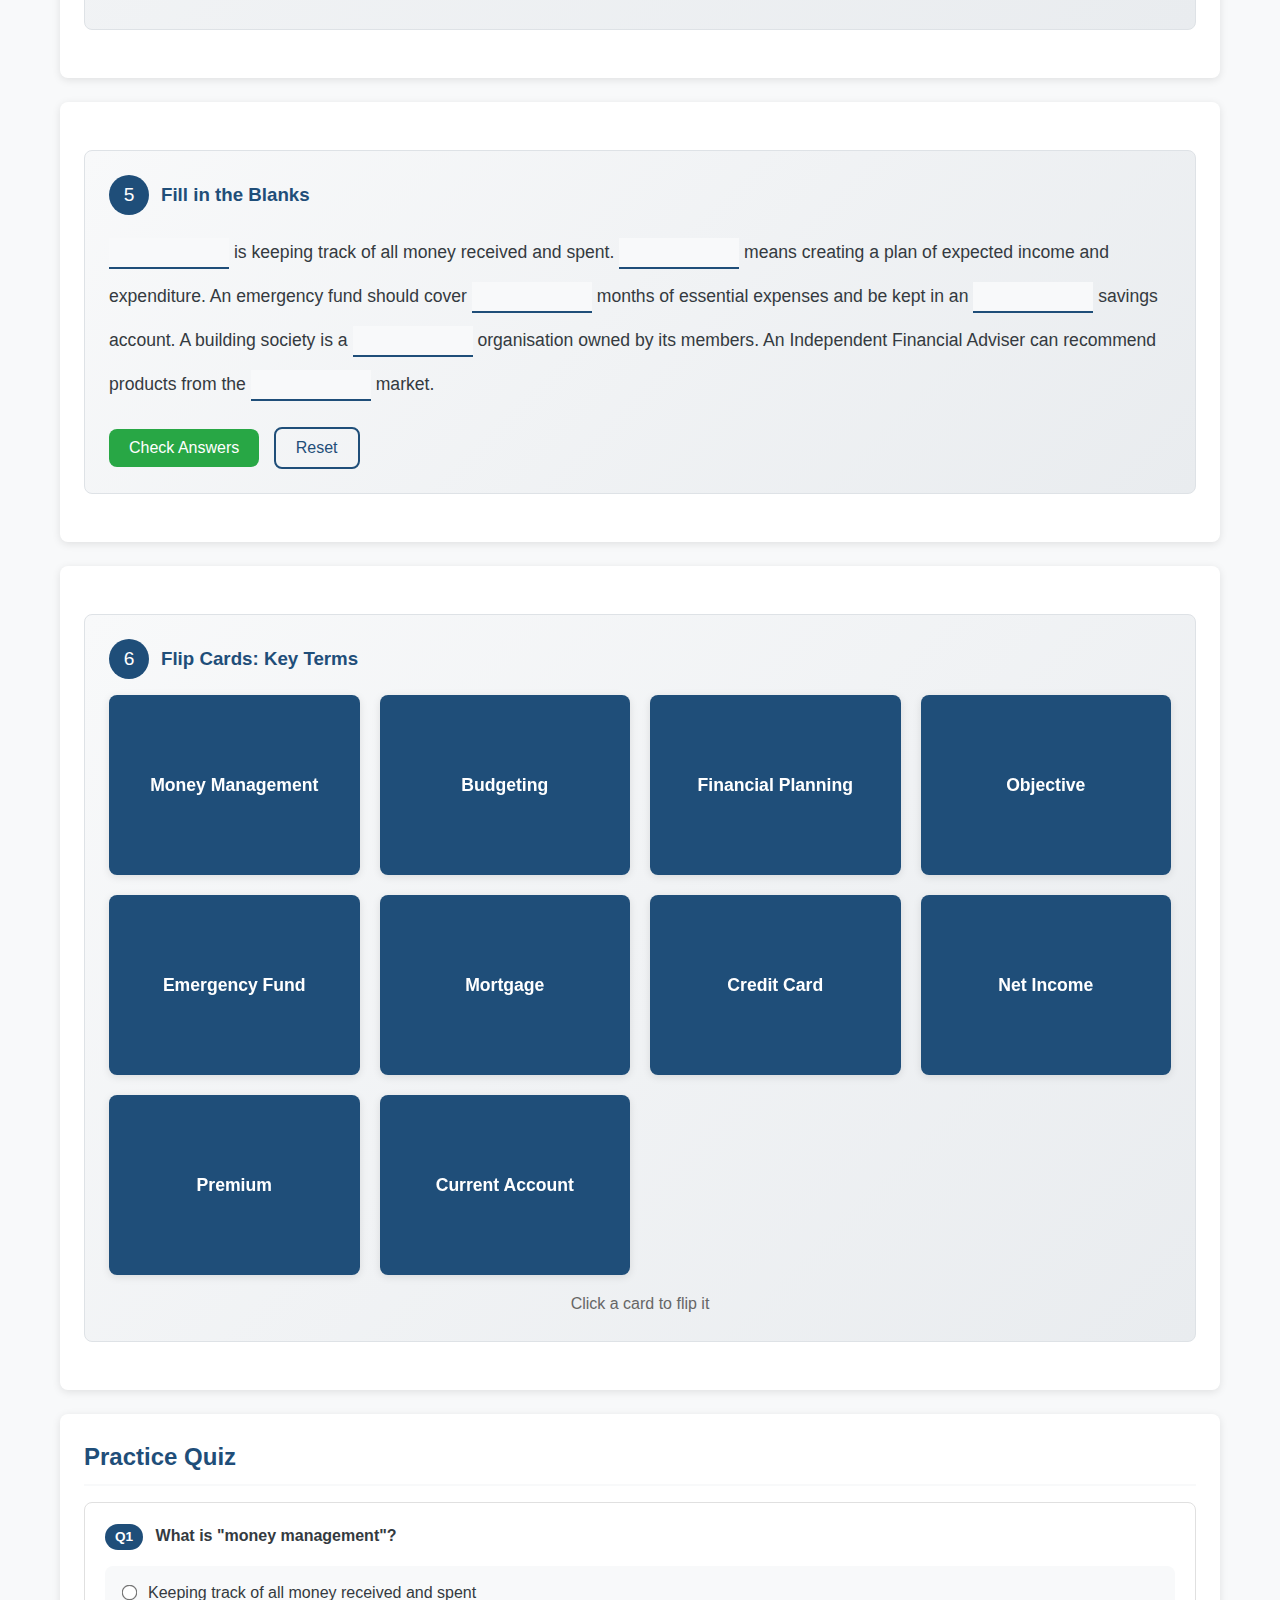
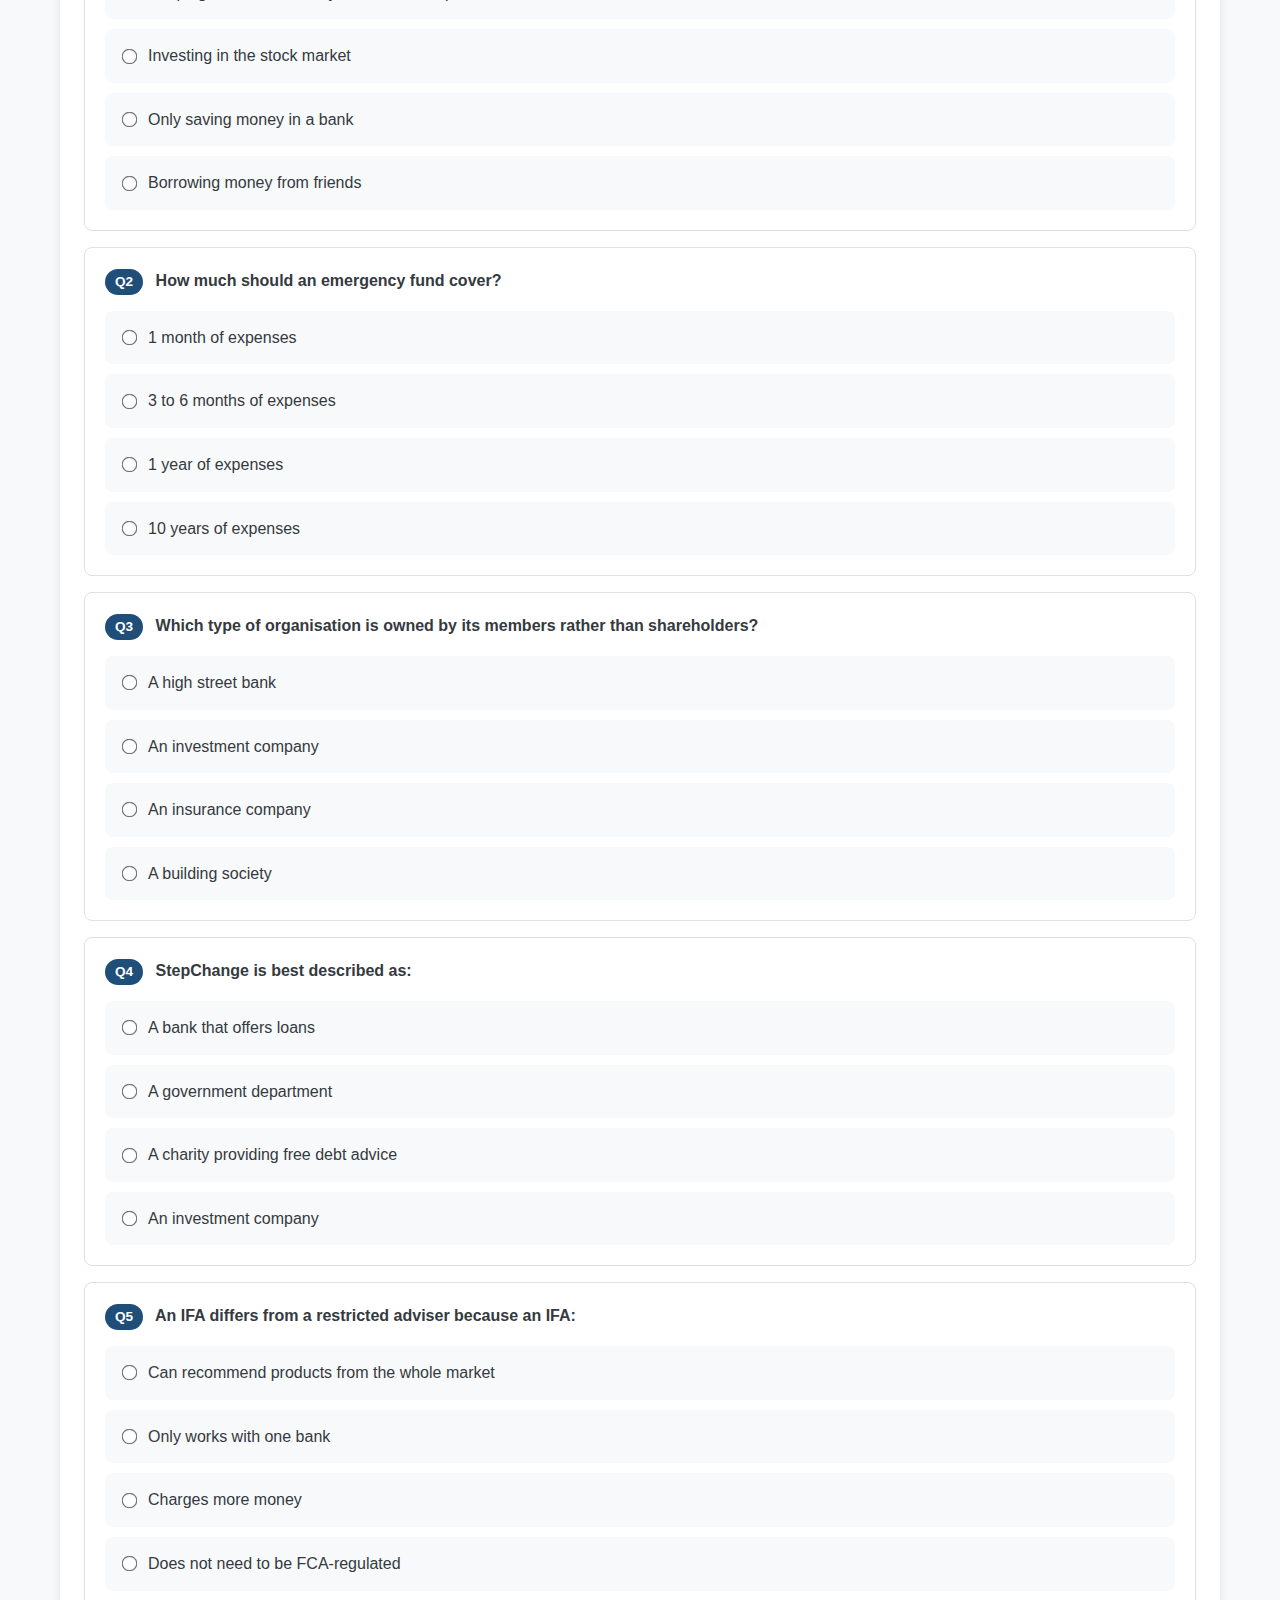
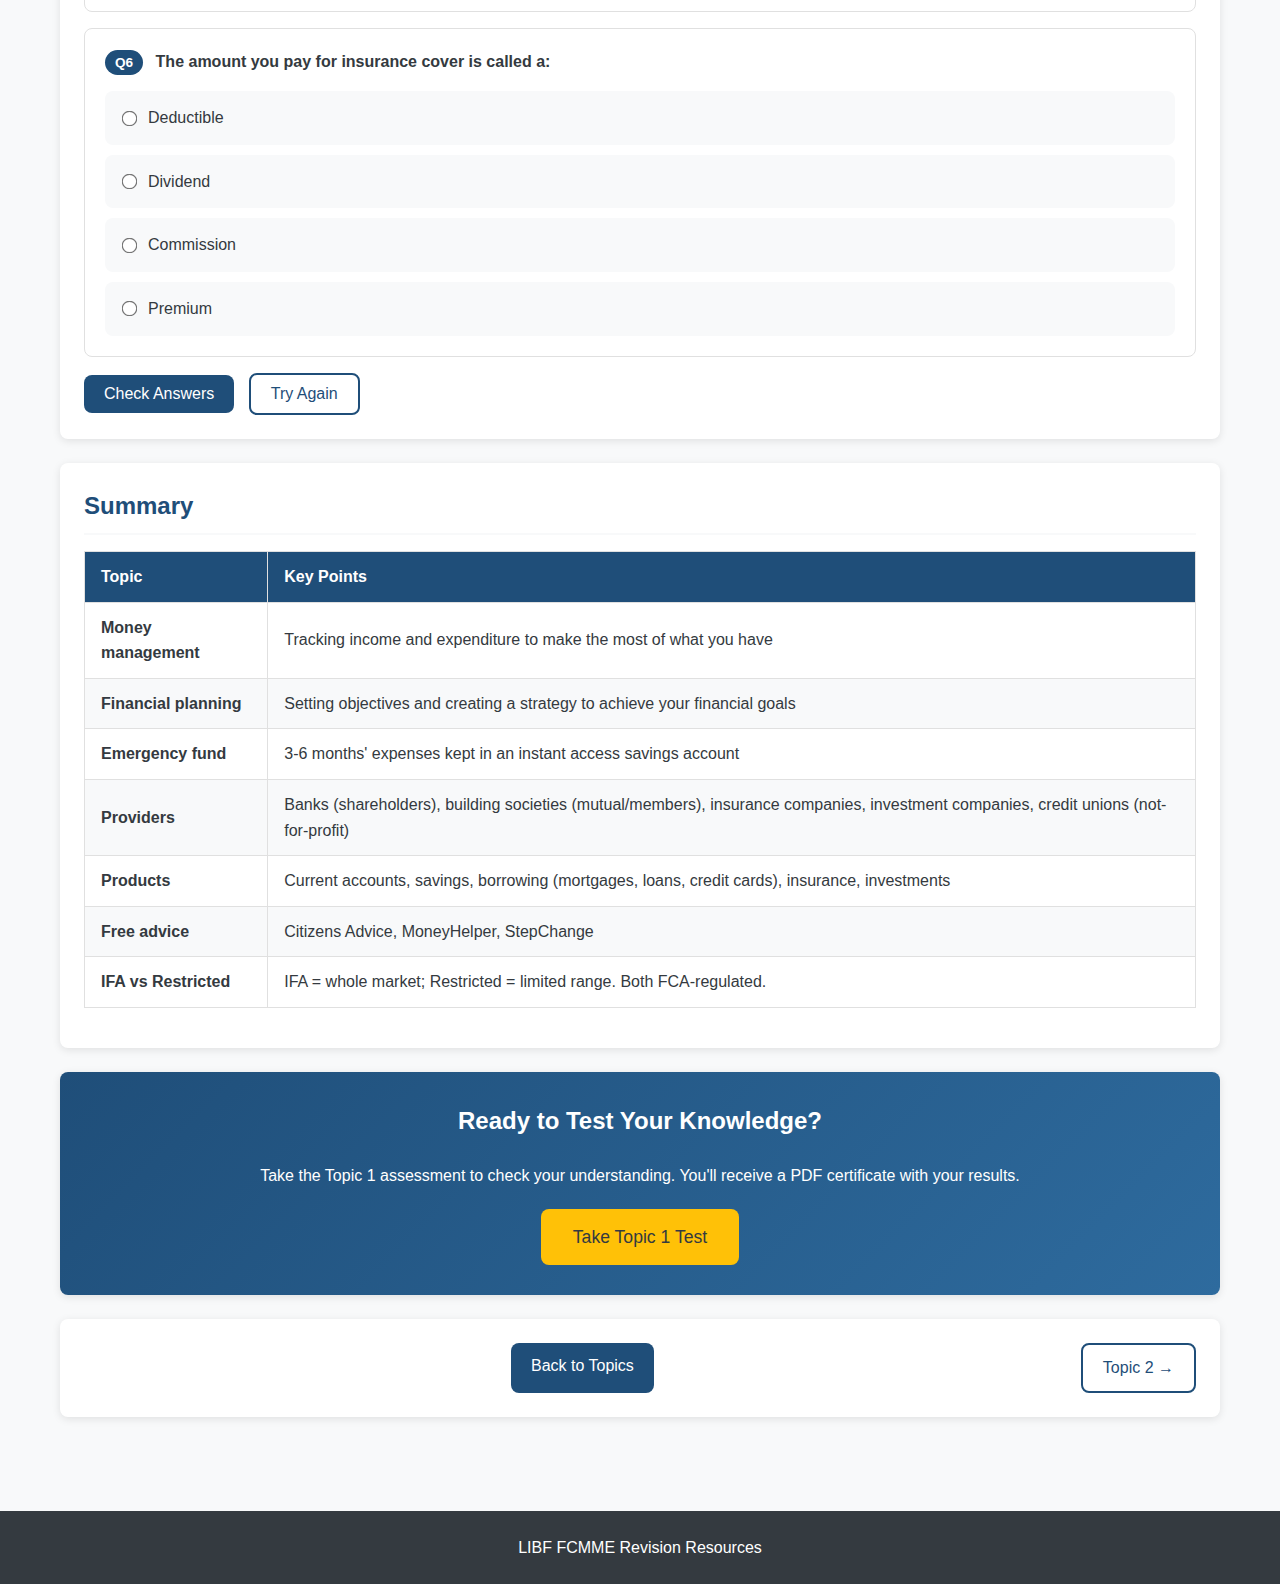
<file: CEF_Unit2/topics/topic-1-financial-planning/index.html>
<!DOCTYPE html>
<html lang="en">
<head>
    <meta charset="UTF-8">
    <meta name="viewport" content="width=device-width, initial-scale=1.0">
    <title>Topic 1: Financial Planning and Money Management | LIBF FCMME Revision</title>
    <link rel="stylesheet" href="../../css/styles.css">
</head>
<body>
    <header>
        <div class="container">
            <h1>Topic 1: Financial Planning and Money Management</h1>
            <p class="subtitle">LO1: Understand financial planning terminology, the need for planning, financial providers and products, and sources of advice</p>
        </div>
    </header>

    <nav class="breadcrumb">
        <div class="container">
            <a href="../../index.html">Home</a> <span>›</span> <span>Topic 1</span>
        </div>
    </nav>

    <main>
        <div class="container">

            <!-- Learning Objectives -->
            <div class="section">
                <h2>What You Need to Learn</h2>
                <ul style="margin-left: 20px; line-height: 2;">
                    <li>Define key financial planning terminology</li>
                    <li>Explain what money management means and why it matters</li>
                    <li>Understand the need for financial planning</li>
                    <li>Know the main financial providers and the products they offer</li>
                    <li>Identify sources of financial help and advice</li>
                    <li>Understand the difference between independent and restricted financial advisers</li>
                </ul>
            </div>

            <!-- 1.1 Terminology -->
            <div class="section">
                <h2>1.1 Key Terminology</h2>

                <p>Before we begin studying financial planning, you need to understand some important terms that come up throughout this unit.</p>

                <table class="knowledge-table">
                    <thead>
                        <tr>
                            <th>Term</th>
                            <th>Definition</th>
                        </tr>
                    </thead>
                    <tbody>
                        <tr>
                            <td><strong>Money management</strong></td>
                            <td>Keeping track of all the money you receive and spend so that you can make the most of what you have. It is sometimes called <em>personal finance</em>.</td>
                        </tr>
                        <tr>
                            <td><strong>Budgeting</strong></td>
                            <td>Creating a plan that sets out expected income and expenditure over a period of time. A budget helps you see whether you will have enough money to do the things you need or want to do.</td>
                        </tr>
                        <tr>
                            <td><strong>Financial planning</strong></td>
                            <td>Looking at your finances now and in the future and making a plan to achieve your financial goals. It involves setting objectives, assessing your current situation, and creating a strategy.</td>
                        </tr>
                        <tr>
                            <td><strong>Objective</strong></td>
                            <td>Something you want to achieve - a goal or target. Financial objectives might include saving for a house deposit, paying off debt, or building a pension pot.</td>
                        </tr>
                        <tr>
                            <td><strong>Net income</strong></td>
                            <td>The amount of money you have left after tax and other deductions have been taken from your gross (total) pay. Also called <em>take-home pay</em>.</td>
                        </tr>
                    </tbody>
                </table>

                <div class="info-box tip">
                    <strong>Remember:</strong> Money management is about the <strong>day-to-day</strong> control of your finances. Financial planning is the <strong>bigger picture</strong> - setting goals and making a long-term strategy to achieve them. Budgeting is the tool that connects the two.
                </div>
            </div>

            <!-- Activity 1: Matching Key Terms -->
            <div class="section">
                <div class="activity">
                    <div class="activity-header">
                        <div class="activity-icon">1</div>
                        <h3>Match the Key Terms</h3>
                    </div>
                    <div id="terms-matching"></div>
                </div>
            </div>

            <!-- 1.2 Emergency Funds -->
            <div class="section">
                <h2>1.2 Emergency Funds</h2>

                <p>One of the first steps in sound money management is building an <strong>emergency fund</strong>. This is money set aside to cover unexpected expenses or loss of income.</p>

                <div class="info-box warning">
                    <strong>What is an emergency fund?</strong> An emergency fund is a cash reserve, typically held in an <strong>instant access savings account</strong>, that you can draw on if something unexpected happens - such as losing your job, your car breaking down, or your boiler needing replacement.
                </div>

                <h3>How much should you save?</h3>
                <p>Financial experts recommend keeping <strong>3 to 6 months' worth of essential expenses</strong> in your emergency fund. For example:</p>

                <div class="scenario-box">
                    <h4>Example: Building an Emergency Fund</h4>
                    <div class="numbers-box">
                        <table>
                            <tr><td>Monthly rent/mortgage</td><td class="amount">£800</td></tr>
                            <tr><td>Council tax</td><td class="amount">£120</td></tr>
                            <tr><td>Utilities (gas, electric, water)</td><td class="amount">£150</td></tr>
                            <tr><td>Food</td><td class="amount">£300</td></tr>
                            <tr><td>Transport</td><td class="amount">£100</td></tr>
                            <tr style="background: #cce5ff;"><td><strong>Monthly essentials total</strong></td><td class="amount"><strong>£1,470</strong></td></tr>
                            <tr style="background: #d4edda;"><td><strong>3 months' emergency fund</strong></td><td class="amount"><strong>£4,410</strong></td></tr>
                            <tr style="background: #d4edda;"><td><strong>6 months' emergency fund</strong></td><td class="amount"><strong>£8,820</strong></td></tr>
                        </table>
                    </div>
                </div>

                <h3>Where should you keep it?</h3>
                <p>An emergency fund should be kept in an <strong>instant access savings account</strong> so you can get to the money quickly when you need it. It should NOT be invested in shares or locked away in a fixed-term bond, because you may need it at short notice.</p>

                <div class="info-box danger">
                    <strong>EXAM ALERT:</strong> A common exam question asks where an emergency fund should be held. The answer is always an <strong>instant access savings account</strong> - not shares, not a fixed-term bond, not under the mattress!
                </div>
            </div>

            <!-- 1.3 Benefits of Sound Financial Planning -->
            <div class="section">
                <h2>1.3 Benefits of Sound Financial Planning</h2>

                <p>There are many advantages to having a financial plan. Sound financial planning helps individuals and families in the following ways:</p>

                <table class="knowledge-table">
                    <thead>
                        <tr>
                            <th>Benefit</th>
                            <th>Explanation</th>
                        </tr>
                    </thead>
                    <tbody>
                        <tr>
                            <td><strong>1. Identify objectives</strong></td>
                            <td>A plan helps you clarify what you actually want to achieve - buying a home, retiring early, paying for education.</td>
                        </tr>
                        <tr>
                            <td><strong>2. Make better decisions</strong></td>
                            <td>When you have a clear plan, you can make informed choices about spending, saving, and borrowing rather than acting on impulse.</td>
                        </tr>
                        <tr>
                            <td><strong>3. Feel more relaxed</strong></td>
                            <td>Knowing you have a plan and an emergency fund reduces anxiety about money. Financial stress is a leading cause of mental health problems.</td>
                        </tr>
                        <tr>
                            <td><strong>4. Prepare for emergencies</strong></td>
                            <td>A plan includes building an emergency fund so unexpected events do not cause a financial crisis.</td>
                        </tr>
                        <tr>
                            <td><strong>5. Avoid unnecessary debt</strong></td>
                            <td>Good planning means you are less likely to rely on expensive borrowing like credit cards or payday loans.</td>
                        </tr>
                        <tr>
                            <td><strong>6. Meet goals sooner</strong></td>
                            <td>By saving regularly and making your money work harder, you reach your financial targets more quickly.</td>
                        </tr>
                        <tr>
                            <td><strong>7. Provide for dependants</strong></td>
                            <td>Planning ensures that your family is protected through insurance and savings if something happens to you.</td>
                        </tr>
                        <tr>
                            <td><strong>8. Build wealth over time</strong></td>
                            <td>Compound interest and regular investing can turn small regular savings into significant sums over the long term.</td>
                        </tr>
                    </tbody>
                </table>

                <div class="info-box tip">
                    <strong>Remember:</strong> Financial planning is not just for wealthy people. Everyone, regardless of income, benefits from having a plan. Even small steps - like setting up a direct debit to save £50 a month - can make a big difference over time.
                </div>
            </div>

            <!-- Activity 2: True or False -->
            <div class="section">
                <div class="activity">
                    <div class="activity-header">
                        <div class="activity-icon">2</div>
                        <h3>True or False: Financial Planning Benefits</h3>
                    </div>
                    <div id="benefits-tf"></div>
                </div>
            </div>

            <!-- 1.4 Financial Providers and Products -->
            <div class="section">
                <h2>1.4 Financial Providers and Products</h2>

                <p>Financial providers are organisations that offer financial products and services. Different providers specialise in different types of products.</p>

                <h3>Types of Financial Providers</h3>

                <table class="knowledge-table">
                    <thead>
                        <tr>
                            <th>Provider</th>
                            <th>Description</th>
                            <th>Examples</th>
                        </tr>
                    </thead>
                    <tbody>
                        <tr>
                            <td><strong>Banks</strong></td>
                            <td>Profit-making businesses owned by shareholders. They offer a wide range of financial products and services.</td>
                            <td>Barclays, HSBC, Lloyds, NatWest</td>
                        </tr>
                        <tr>
                            <td><strong>Building societies</strong></td>
                            <td>Mutual organisations owned by their members (savers and borrowers). Traditionally focused on savings and mortgages.</td>
                            <td>Nationwide, Yorkshire BS, Coventry BS</td>
                        </tr>
                        <tr>
                            <td><strong>Insurance companies</strong></td>
                            <td>Provide protection products that pay out if certain events occur (illness, death, theft, accidents).</td>
                            <td>Aviva, Legal & General, Zurich</td>
                        </tr>
                        <tr>
                            <td><strong>Investment companies</strong></td>
                            <td>Manage funds that pool investors' money to buy shares, bonds, and other assets. Often called fund managers.</td>
                            <td>Vanguard, Fidelity, BlackRock</td>
                        </tr>
                        <tr>
                            <td><strong>Credit unions</strong></td>
                            <td>Not-for-profit cooperatives owned by members, offering savings accounts and low-cost loans to people with a common bond (e.g., same employer, area).</td>
                            <td>London Mutual, No1 CopperPot</td>
                        </tr>
                    </tbody>
                </table>

                <div class="info-box tip">
                    <strong>Key difference:</strong> A <strong>bank</strong> is owned by shareholders and aims to make a profit. A <strong>building society</strong> is owned by its members (the savers and borrowers) and is a mutual organisation. A <strong>credit union</strong> is a not-for-profit cooperative.
                </div>

                <h3>Types of Financial Products</h3>

                <table class="knowledge-table">
                    <thead>
                        <tr>
                            <th>Product Category</th>
                            <th>Examples</th>
                            <th>Purpose</th>
                        </tr>
                    </thead>
                    <tbody>
                        <tr>
                            <td><strong>Current accounts</strong></td>
                            <td>Standard current account, packaged account, basic bank account</td>
                            <td>Day-to-day money management - receiving wages, paying bills, making purchases</td>
                        </tr>
                        <tr>
                            <td><strong>Savings accounts</strong></td>
                            <td>Instant access, notice accounts, fixed-rate bonds, ISAs</td>
                            <td>Storing money safely and earning interest over time</td>
                        </tr>
                        <tr>
                            <td><strong>Borrowing products</strong></td>
                            <td>Mortgages, personal loans, credit cards, overdrafts</td>
                            <td>Borrowing money that must be repaid with interest</td>
                        </tr>
                        <tr>
                            <td><strong>Insurance products</strong></td>
                            <td>Home, motor, life, health, travel, contents insurance</td>
                            <td>Protection against financial loss from unexpected events. You pay a <strong>premium</strong> in return for cover.</td>
                        </tr>
                        <tr>
                            <td><strong>Investment products</strong></td>
                            <td>Shares, unit trusts, bonds, pensions</td>
                            <td>Growing money over the long term, accepting some risk in return for potentially higher returns</td>
                        </tr>
                    </tbody>
                </table>

                <div class="info-box warning">
                    <strong>Key term - Premium:</strong> A <strong>premium</strong> is the amount you pay for an insurance policy, usually monthly or annually. In return, the insurance company agrees to pay out if you make a valid claim.
                </div>
            </div>

            <!-- Activity 3: Card Sort - Providers and Products -->
            <div class="section">
                <div class="activity">
                    <div class="activity-header">
                        <div class="activity-icon">3</div>
                        <h3>Card Sort: Financial Product Categories</h3>
                    </div>
                    <p>Sort these financial products into the correct category:</p>
                    <div id="products-sort"></div>
                </div>
            </div>

            <!-- 1.5 Sources of Help -->
            <div class="section">
                <h2>1.5 Sources of Financial Help and Advice</h2>

                <p>People can get help with their finances from a range of sources. Some are free and impartial, while others charge a fee for professional advice.</p>

                <h3>Free and Impartial Sources</h3>

                <table class="knowledge-table">
                    <thead>
                        <tr>
                            <th>Source</th>
                            <th>What They Do</th>
                            <th>Key Details</th>
                        </tr>
                    </thead>
                    <tbody>
                        <tr>
                            <td><strong>Citizens Advice</strong></td>
                            <td>Free, confidential, impartial advice on a wide range of issues including debt, benefits, housing, and employment</td>
                            <td>Available online, by phone, and face-to-face at local bureaux. Charity-run.</td>
                        </tr>
                        <tr>
                            <td><strong>MoneyHelper</strong></td>
                            <td>Government-backed service providing free, impartial money guidance. Covers budgeting, savings, pensions, borrowing, and more.</td>
                            <td>Replaced the Money Advice Service and Pension Wise. Funded by a levy on financial services firms.</td>
                        </tr>
                        <tr>
                            <td><strong>StepChange</strong></td>
                            <td>UK's leading debt charity. Provides free debt advice and practical solutions for people struggling with debt.</td>
                            <td>Can set up Debt Management Plans (DMPs) and advise on formal debt solutions like IVAs.</td>
                        </tr>
                        <tr>
                            <td><strong>Banks and building societies</strong></td>
                            <td>Provide guidance on their own products, help with budgeting tools, and may offer financial health checks.</td>
                            <td>Remember: they are trying to sell their own products, so advice may not be fully impartial.</td>
                        </tr>
                    </tbody>
                </table>

                <div class="info-box danger">
                    <strong>EXAM ALERT:</strong> Be careful to distinguish between <strong>guidance</strong> (general information, usually free) and <strong>advice</strong> (a personal recommendation, usually from a qualified adviser who charges a fee). MoneyHelper and Citizens Advice provide <em>guidance</em>, not regulated financial advice.
                </div>

                <h3>Professional Financial Advisers</h3>

                <p>For more complex financial decisions - like choosing a pension, investing a large sum, or arranging a mortgage - people may use a professional financial adviser.</p>

                <table class="knowledge-table">
                    <thead>
                        <tr>
                            <th style="background: #28a745;">Independent Financial Adviser (IFA)</th>
                            <th style="background: #4a6fa5;">Restricted Financial Adviser</th>
                        </tr>
                    </thead>
                    <tbody>
                        <tr>
                            <td>Can recommend products from the <strong>whole market</strong></td>
                            <td>Can only recommend products from a <strong>limited range</strong> (e.g., one provider)</td>
                        </tr>
                        <tr>
                            <td>Must search across all available providers</td>
                            <td>May work for a specific bank or company</td>
                        </tr>
                        <tr>
                            <td>More likely to find the best deal for the client</td>
                            <td>May not find the best deal available in the market</td>
                        </tr>
                        <tr>
                            <td>Usually charges a fee for their service</td>
                            <td>May be paid by commission from the provider</td>
                        </tr>
                        <tr>
                            <td>Regulated by the Financial Conduct Authority (FCA)</td>
                            <td>Also regulated by the FCA</td>
                        </tr>
                    </tbody>
                </table>

                <div class="info-box tip">
                    <strong>Remember:</strong> <strong>Independent</strong> = whole market (searches everything). <strong>Restricted</strong> = limited range (only some products or providers). Both are regulated by the FCA.
                </div>

                <h3>Credit Unions</h3>
                <p>Credit unions deserve a special mention as a source of affordable financial help. They are:</p>
                <ul style="margin-left: 20px; line-height: 2;">
                    <li>Not-for-profit, community-based organisations</li>
                    <li>Owned by their members, who share a <strong>common bond</strong> (e.g., living in the same area, working for the same employer)</li>
                    <li>Offer savings accounts and low-cost loans at fair interest rates</li>
                    <li>Covered by the FSCS (Financial Services Compensation Scheme) up to £85,000</li>
                    <li>An excellent alternative for people who may struggle to get credit from mainstream banks</li>
                </ul>
            </div>

            <!-- Activity 4: Quick Checks -->
            <div class="section">
                <div class="activity">
                    <div class="activity-header">
                        <div class="activity-icon">4</div>
                        <h3>Quick Check: Providers and Advice</h3>
                    </div>
                    <div id="advice-q1"></div>
                    <div id="advice-q2"></div>
                    <div id="advice-q3"></div>
                </div>
            </div>

            <!-- Activity 5: Fill in the Blanks -->
            <div class="section">
                <div class="activity">
                    <div class="activity-header">
                        <div class="activity-icon">5</div>
                        <h3>Fill in the Blanks</h3>
                    </div>
                    <div id="planning-fill-blanks"></div>
                </div>
            </div>

            <!-- Activity 6: Flip Cards -->
            <div class="section">
                <div class="activity">
                    <div class="activity-header">
                        <div class="activity-icon">6</div>
                        <h3>Flip Cards: Key Terms</h3>
                    </div>
                    <div id="planning-flip-cards"></div>
                </div>
            </div>

            <!-- Activity 7: Practice Quiz -->
            <div class="section">
                <h2>Practice Quiz</h2>
                <div id="practice-quiz"></div>
            </div>

            <!-- Summary -->
            <div class="section">
                <h2>Summary</h2>
                <table class="knowledge-table">
                    <thead><tr><th>Topic</th><th>Key Points</th></tr></thead>
                    <tbody>
                        <tr><td><strong>Money management</strong></td><td>Tracking income and expenditure to make the most of what you have</td></tr>
                        <tr><td><strong>Financial planning</strong></td><td>Setting objectives and creating a strategy to achieve your financial goals</td></tr>
                        <tr><td><strong>Emergency fund</strong></td><td>3-6 months' expenses kept in an instant access savings account</td></tr>
                        <tr><td><strong>Providers</strong></td><td>Banks (shareholders), building societies (mutual/members), insurance companies, investment companies, credit unions (not-for-profit)</td></tr>
                        <tr><td><strong>Products</strong></td><td>Current accounts, savings, borrowing (mortgages, loans, credit cards), insurance, investments</td></tr>
                        <tr><td><strong>Free advice</strong></td><td>Citizens Advice, MoneyHelper, StepChange</td></tr>
                        <tr><td><strong>IFA vs Restricted</strong></td><td>IFA = whole market; Restricted = limited range. Both FCA-regulated.</td></tr>
                    </tbody>
                </table>
            </div>

            <!-- Take the Test -->
            <div class="section" style="text-align: center; background: linear-gradient(135deg, #1F4E79, #2E6B9E); color: white; padding: 30px;">
                <h2 style="color: white; border: none; margin-bottom: 15px;">Ready to Test Your Knowledge?</h2>
                <p style="margin-bottom: 20px;">Take the Topic 1 assessment to check your understanding. You'll receive a PDF certificate with your results.</p>
                <a href="../../tests/topic-1-test.html" class="btn btn-warning" style="font-size: 1.1rem; padding: 14px 32px;">Take Topic 1 Test</a>
            </div>

            <!-- Navigation -->
            <div class="section" style="display: flex; justify-content: space-between; flex-wrap: wrap; gap: 10px;">
                <span></span>
                <a href="../../index.html" class="btn btn-primary">Back to Topics</a>
                <a href="../topic-2-different-plans/index.html" class="btn btn-outline">Topic 2 &rarr;</a>
            </div>
        </div>
    </main>

    <footer><div class="container"><p>LIBF FCMME Revision Resources</p></div></footer>

    <script src="../../js/quiz.js"></script>
    <script src="../../js/card-sort.js"></script>
    <script src="../../js/activities.js"></script>

    <script>
        // Activity 1: Matching Key Terms
        new MatchingActivity('terms-matching', [
            { term: 'Money management', definition: 'Keeping track of all money received and spent to make the most of what you have' },
            { term: 'Budgeting', definition: 'Creating a plan that sets out expected income and expenditure over a period' },
            { term: 'Financial planning', definition: 'Looking at finances now and in the future and making a plan to achieve goals' },
            { term: 'Objective', definition: 'Something you want to achieve - a goal or target' },
            { term: 'Net income', definition: 'Amount left after tax and deductions have been taken from gross pay' },
            { term: 'Emergency fund', definition: 'Cash reserve of 3-6 months expenses for unexpected costs' }
        ]);

        // Activity 2: True or False
        new TrueFalse('benefits-tf', [
            { statement: 'An emergency fund should ideally cover 3 to 6 months of essential expenses.', isTrue: true, explanation: 'Correct! This provides a safety net if you lose your job or face unexpected bills.' },
            { statement: 'An emergency fund should be invested in shares for maximum growth.', isTrue: false, explanation: 'False! An emergency fund should be in an instant access savings account so you can get to it quickly. Shares can fall in value.' },
            { statement: 'Financial planning is only useful for wealthy people.', isTrue: false, explanation: 'False! Everyone benefits from financial planning, regardless of income level. Even small savings add up over time.' },
            { statement: 'One benefit of financial planning is that it helps you avoid unnecessary debt.', isTrue: true, explanation: 'Correct! Good planning means you are less likely to rely on expensive borrowing like payday loans.' },
            { statement: 'A building society is owned by shareholders who want to make a profit.', isTrue: false, explanation: 'False! A building society is a mutual organisation owned by its members (savers and borrowers). Banks are owned by shareholders.' },
            { statement: 'Financial planning can help reduce stress and anxiety about money.', isTrue: true, explanation: 'Correct! Knowing you have a plan and a safety net helps you feel more in control and less anxious.' }
        ]);

        // Activity 3: Card Sort - Product Categories
        new CardSort('products-sort', [
            { id: 'mortgage', text: 'Mortgage' },
            { id: 'isa', text: 'ISA' },
            { id: 'home-insurance', text: 'Home insurance' },
            { id: 'current-account', text: 'Current account' },
            { id: 'credit-card', text: 'Credit card' },
            { id: 'life-insurance', text: 'Life insurance' },
            { id: 'instant-access', text: 'Instant access savings' },
            { id: 'personal-loan', text: 'Personal loan' }
        ], [
            { id: 'saving', title: 'Saving Products', correctTerms: ['isa', 'instant-access'] },
            { id: 'borrowing', title: 'Borrowing Products', correctTerms: ['mortgage', 'credit-card', 'personal-loan'] },
            { id: 'protection', title: 'Insurance Products', correctTerms: ['home-insurance', 'life-insurance'] },
            { id: 'everyday', title: 'Day-to-Day Banking', correctTerms: ['current-account'] }
        ]);

        // Activity 4: Quick Checks
        new QuickCheck('advice-q1',
            'Which organisation provides free, government-backed money guidance?',
            ['MoneyHelper', 'Barclays', 'An IFA', 'A credit union'],
            0,
            'MoneyHelper is a government-backed service providing free, impartial money guidance on budgeting, savings, pensions, and more.'
        );

        new QuickCheck('advice-q2',
            'An Independent Financial Adviser (IFA) can recommend products from:',
            ['Only one company', 'The whole market', 'A limited range of providers', 'Only banks'],
            1,
            'An IFA searches the whole market to find the best product for you. A restricted adviser can only recommend from a limited range.'
        );

        new QuickCheck('advice-q3',
            'Where should an emergency fund be held?',
            ['In shares on the stock market', 'In a fixed-term 5-year bond', 'In an instant access savings account', 'In cash under the mattress'],
            2,
            'An instant access savings account lets you get to the money quickly when needed, while still earning some interest and being protected by the FSCS.'
        );

        // Activity 5: Fill in the Blanks
        new FillBlanks('planning-fill-blanks',
            '{0} is keeping track of all money received and spent. {1} means creating a plan of expected income and expenditure. An emergency fund should cover {2} months of essential expenses and be kept in an {3} savings account. A building society is a {4} organisation owned by its members. An Independent Financial Adviser can recommend products from the {5} market.',
            ['Money management', 'Budgeting', '3 to 6', 'instant access', 'mutual', 'whole']
        );

        // Activity 6: Flip Cards
        new FlipCards('planning-flip-cards', [
            { front: 'Money Management', back: 'Keeping track of all money received and spent so you can make the most of what you have. Also called personal finance.' },
            { front: 'Budgeting', back: 'Creating a plan that sets out expected income and expenditure over a period of time.' },
            { front: 'Financial Planning', back: 'Looking at your finances now and in the future and making a plan to achieve your financial goals.' },
            { front: 'Objective', back: 'Something you want to achieve - a financial goal or target, such as saving for a house deposit.' },
            { front: 'Emergency Fund', back: '3-6 months\' essential expenses kept in an instant access savings account for unexpected costs.' },
            { front: 'Mortgage', back: 'A long-term loan secured against a property, used to buy a house. Usually repaid over 25-35 years.' },
            { front: 'Credit Card', back: 'A borrowing product that lets you buy now and pay later. Interest is charged if you don\'t pay the full balance each month.' },
            { front: 'Net Income', back: 'The amount you receive after tax and other deductions. Also called take-home pay.' },
            { front: 'Premium', back: 'The amount you pay for an insurance policy, usually monthly or annually.' },
            { front: 'Current Account', back: 'A bank account for day-to-day money management - receiving wages, paying bills, making purchases.' }
        ]);

        // Activity 7: Practice Quiz
        new Quiz('practice-quiz', [
            { question: 'What is "money management"?', options: ['Keeping track of all money received and spent', 'Investing in the stock market', 'Only saving money in a bank', 'Borrowing money from friends'], correct: 0, explanation: 'Money management means tracking all income and expenditure to make the most of what you have.' },
            { question: 'How much should an emergency fund cover?', options: ['1 month of expenses', '3 to 6 months of expenses', '1 year of expenses', '10 years of expenses'], correct: 1, explanation: 'Financial experts recommend 3-6 months of essential expenses as a safety net.' },
            { question: 'Which type of organisation is owned by its members rather than shareholders?', options: ['A high street bank', 'An investment company', 'An insurance company', 'A building society'], correct: 3, explanation: 'Building societies are mutual organisations owned by their members (savers and borrowers).' },
            { question: 'StepChange is best described as:', options: ['A bank that offers loans', 'A government department', 'A charity providing free debt advice', 'An investment company'], correct: 2, explanation: 'StepChange is the UK\'s leading debt charity, providing free advice and practical solutions.' },
            { question: 'An IFA differs from a restricted adviser because an IFA:', options: ['Can recommend products from the whole market', 'Only works with one bank', 'Charges more money', 'Does not need to be FCA-regulated'], correct: 0, explanation: 'An IFA searches the whole market. A restricted adviser is limited to certain providers or products. Both are FCA-regulated.' },
            { question: 'The amount you pay for insurance cover is called a:', options: ['Deductible', 'Dividend', 'Commission', 'Premium'], correct: 3, explanation: 'A premium is the regular payment (usually monthly or annual) you make to keep your insurance policy active.' }
        ]);
    </script>
</body>
</html>
</file>
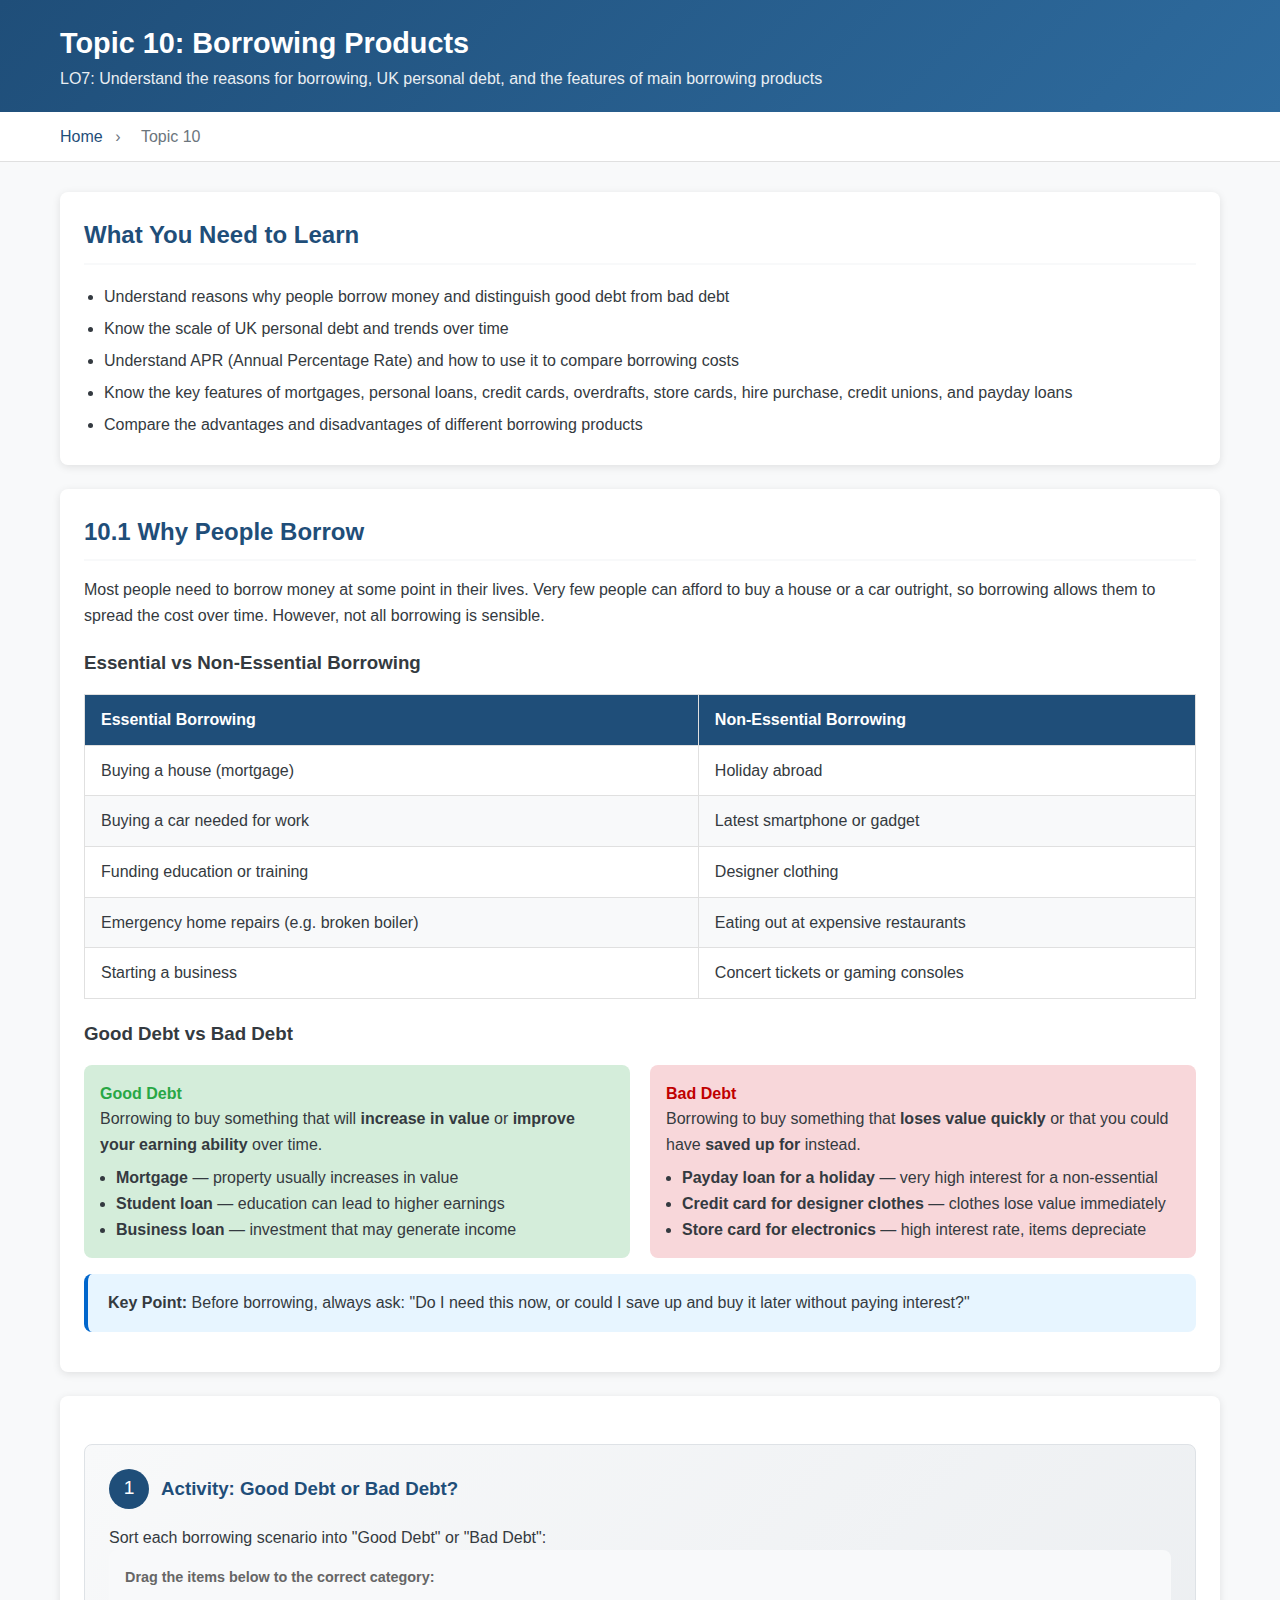
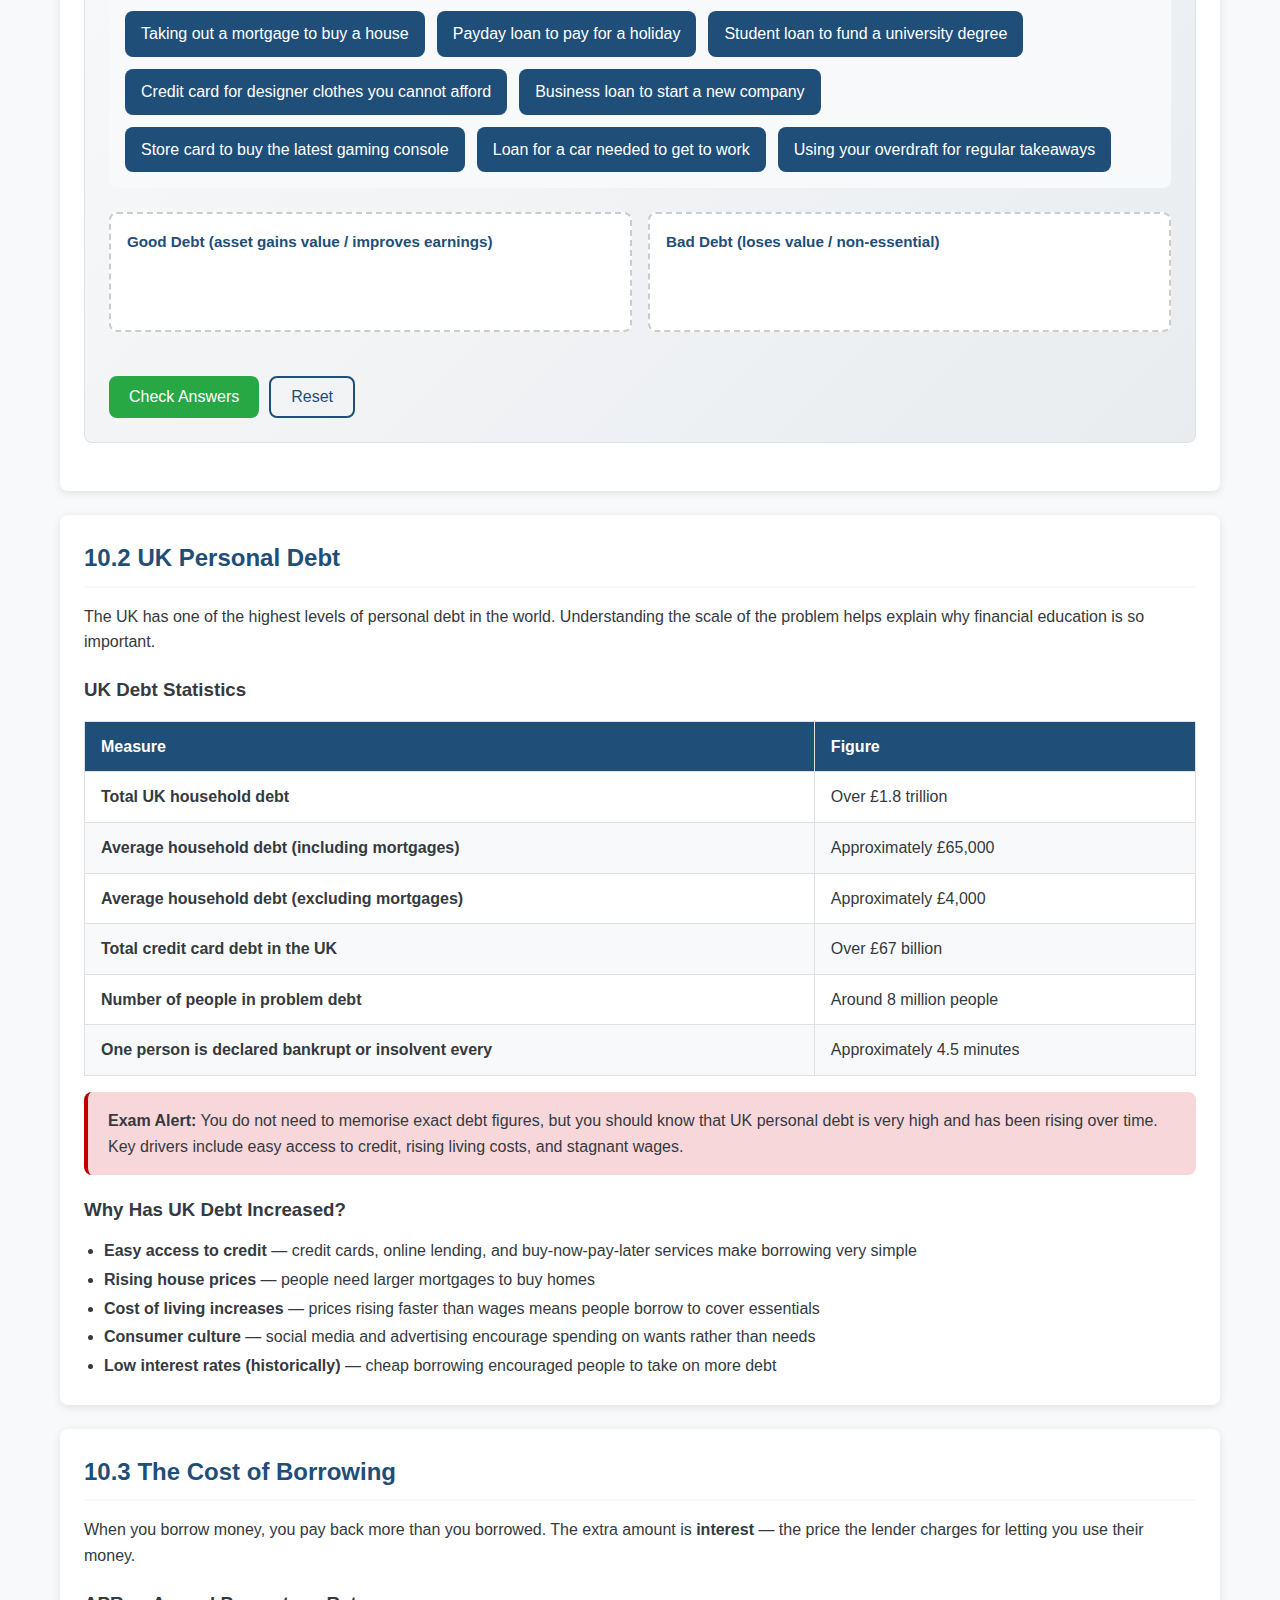
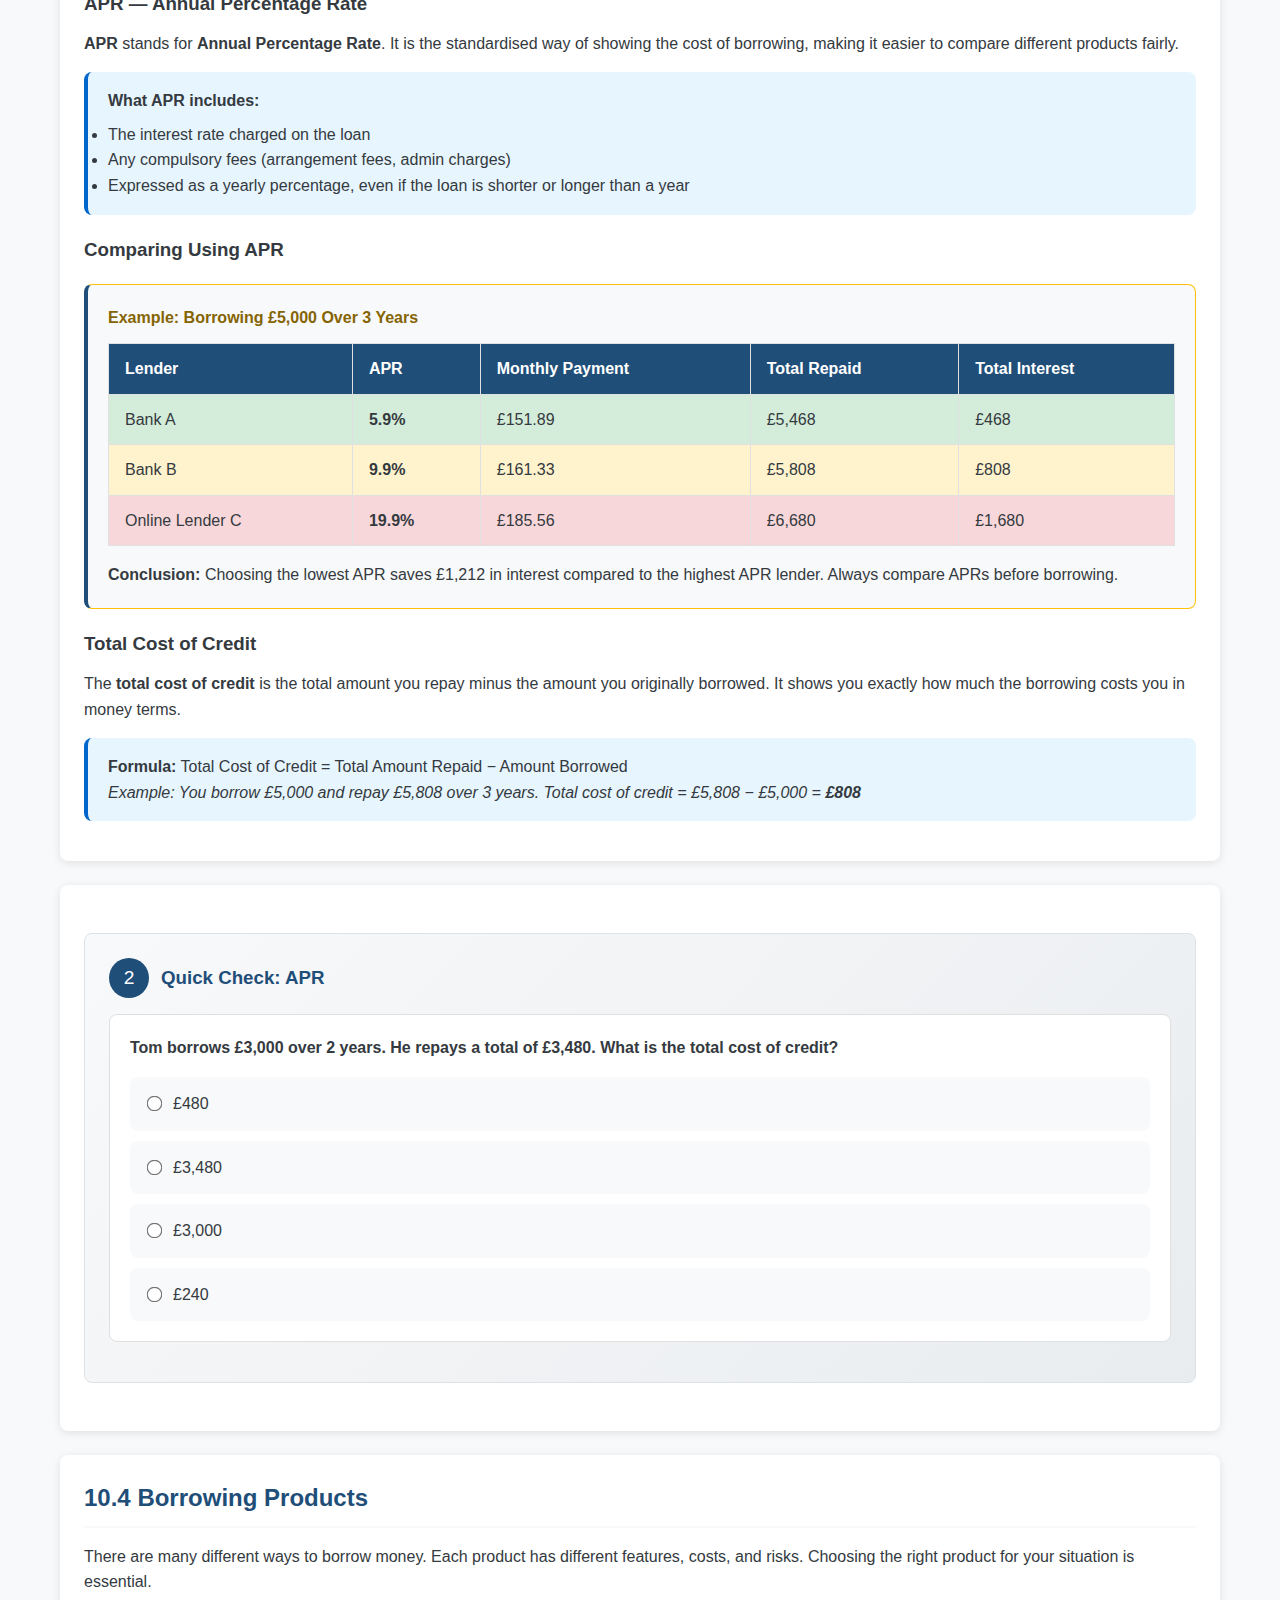
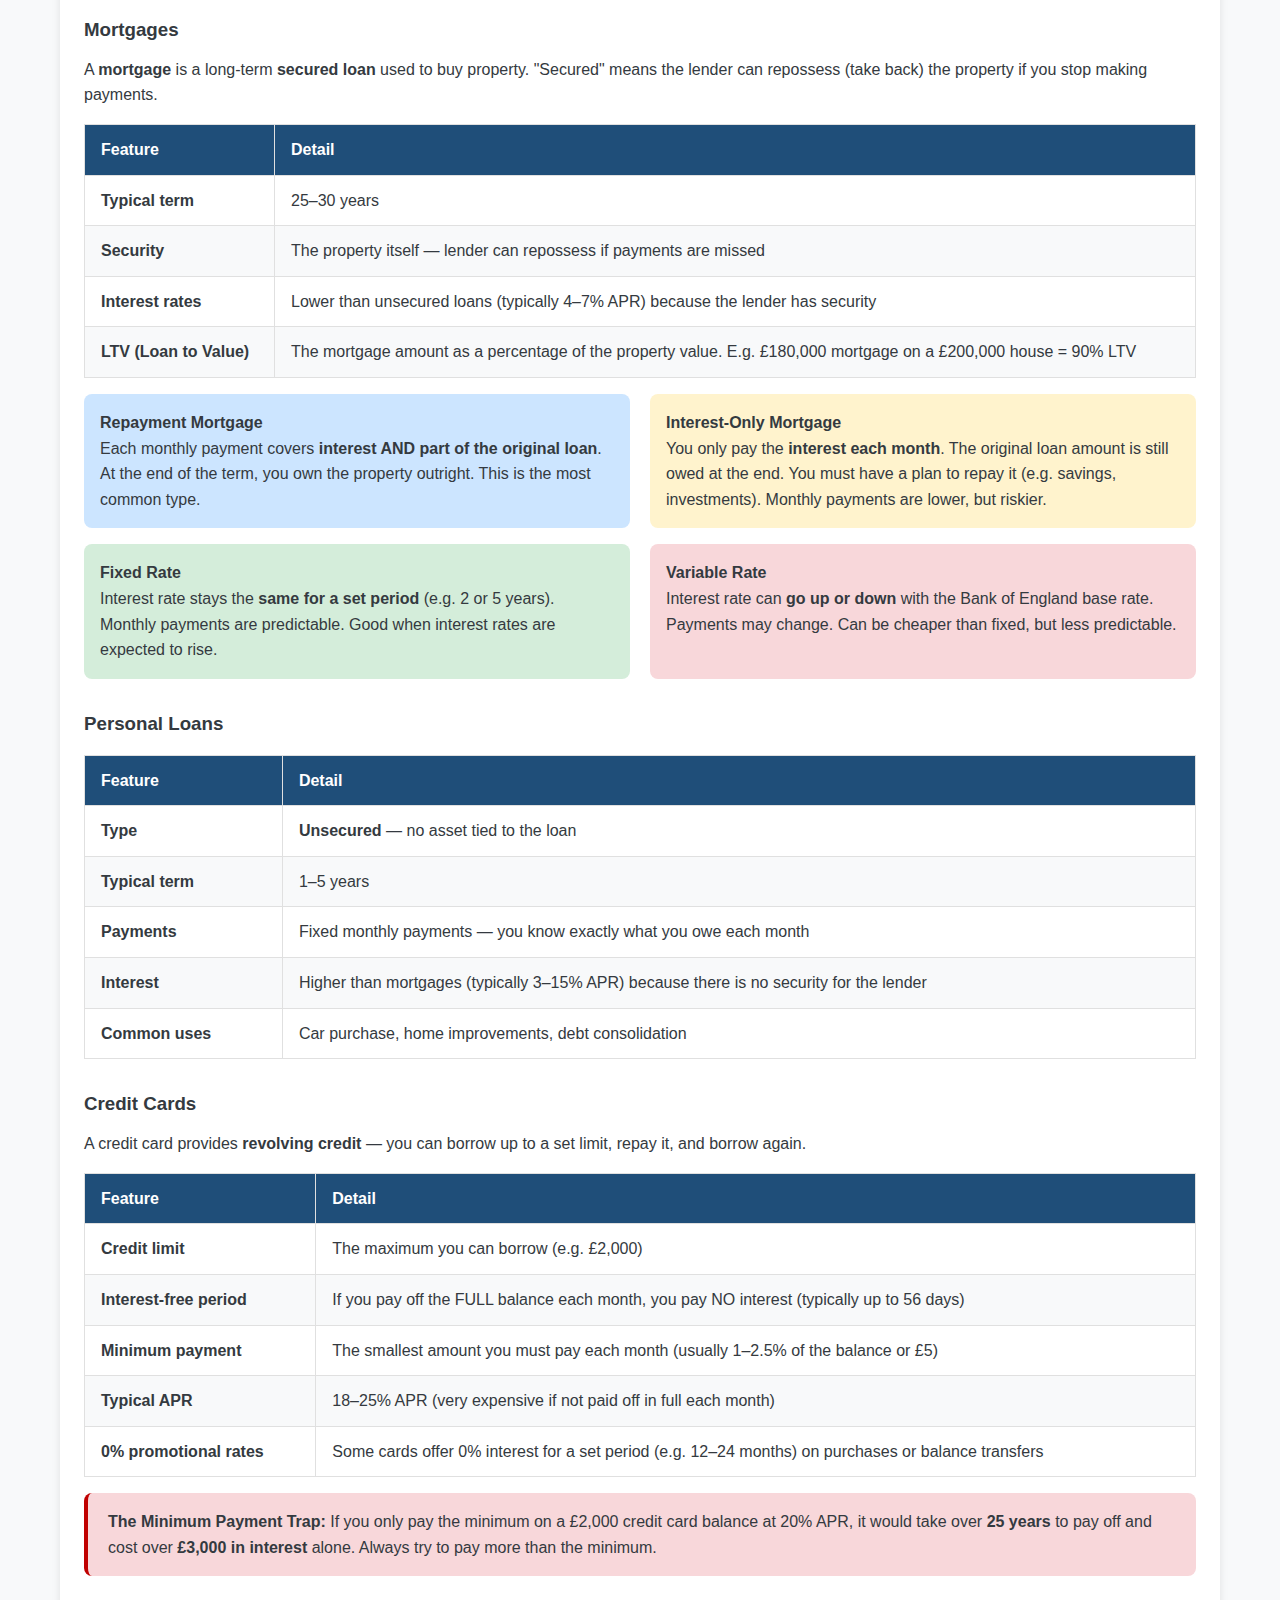
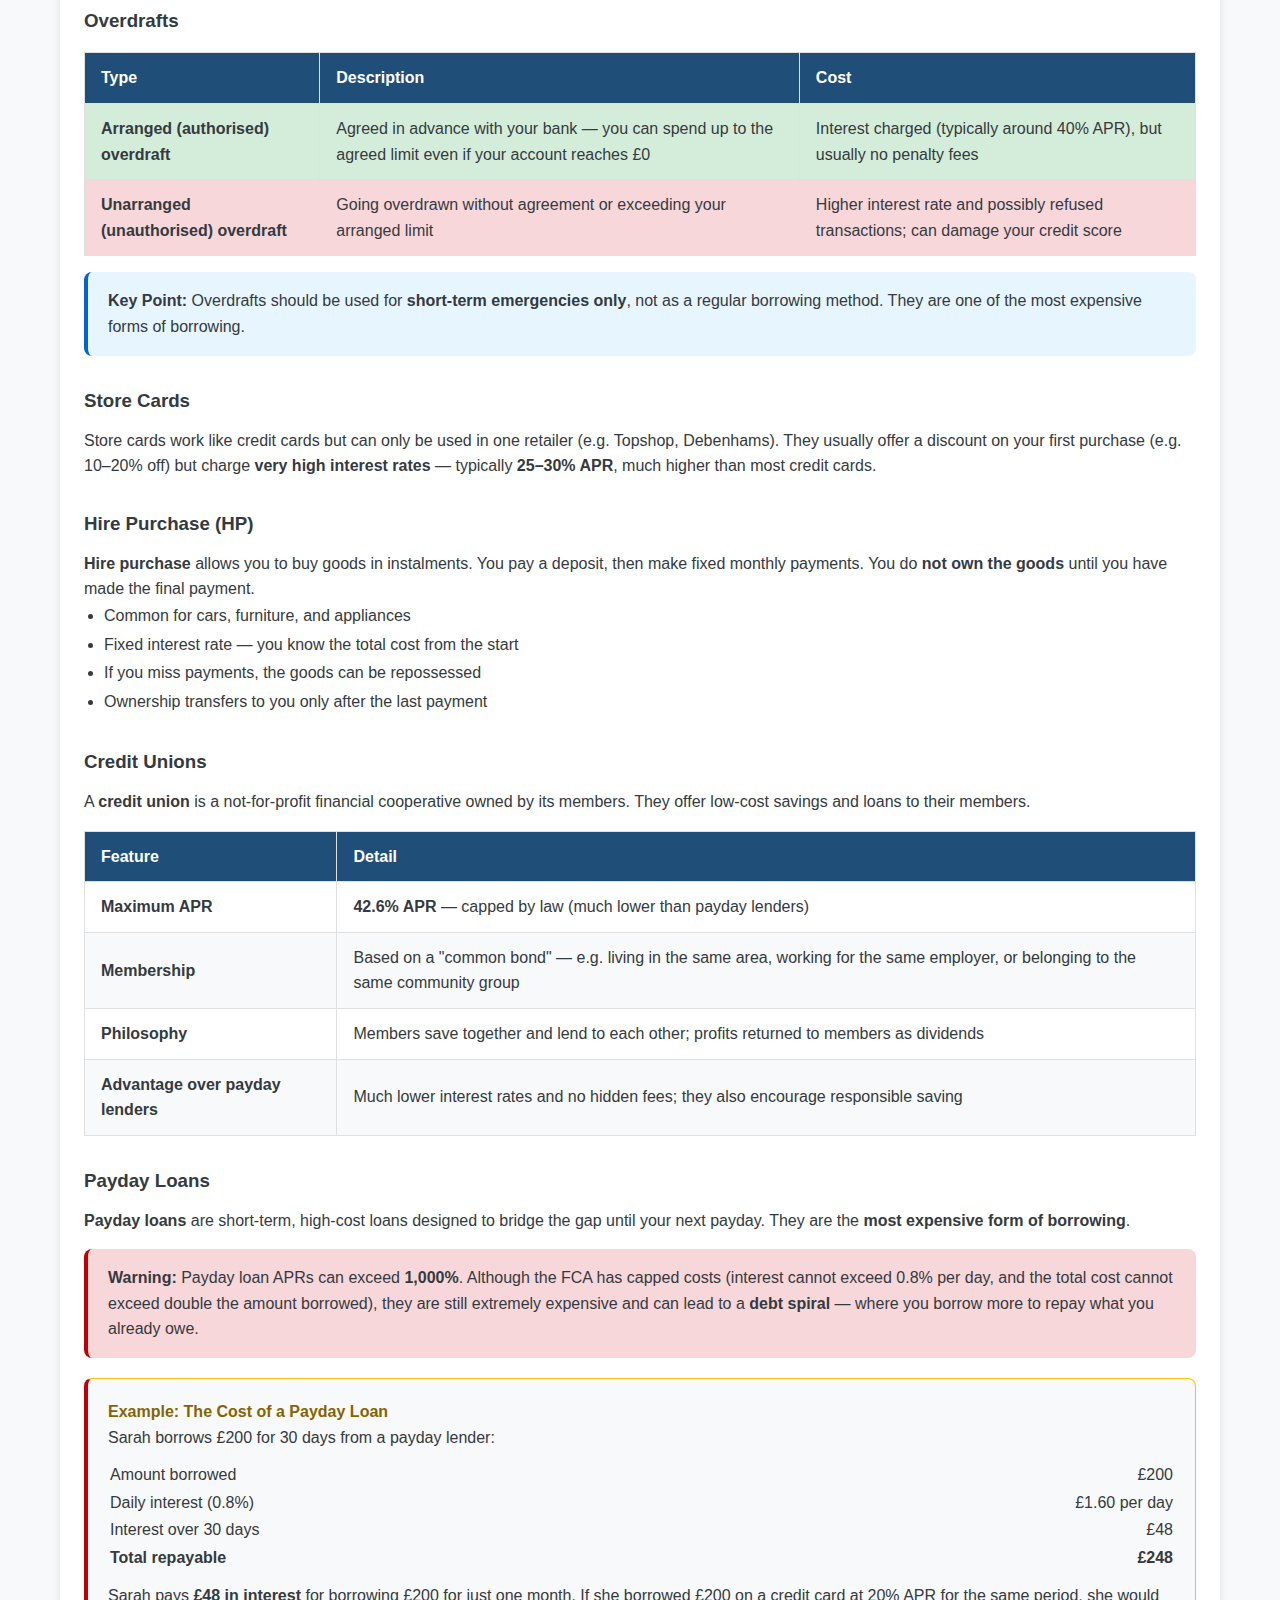
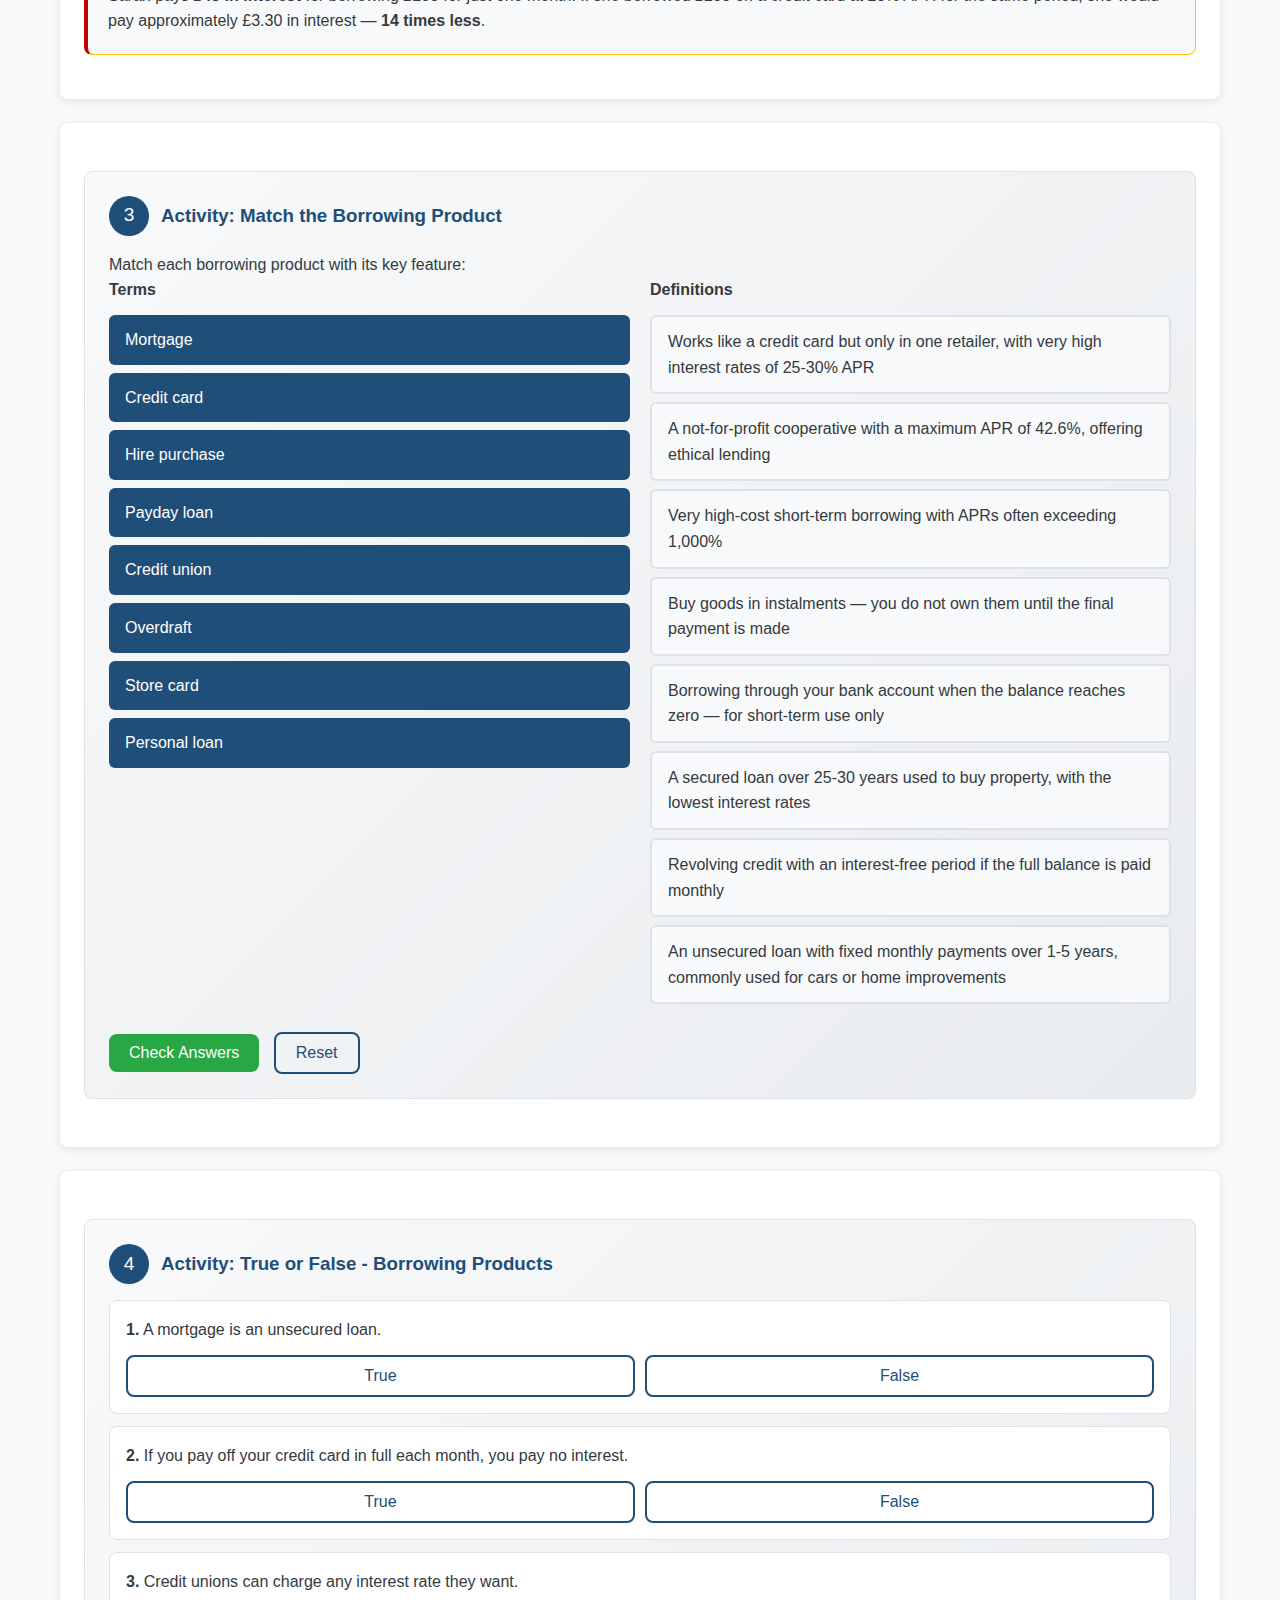
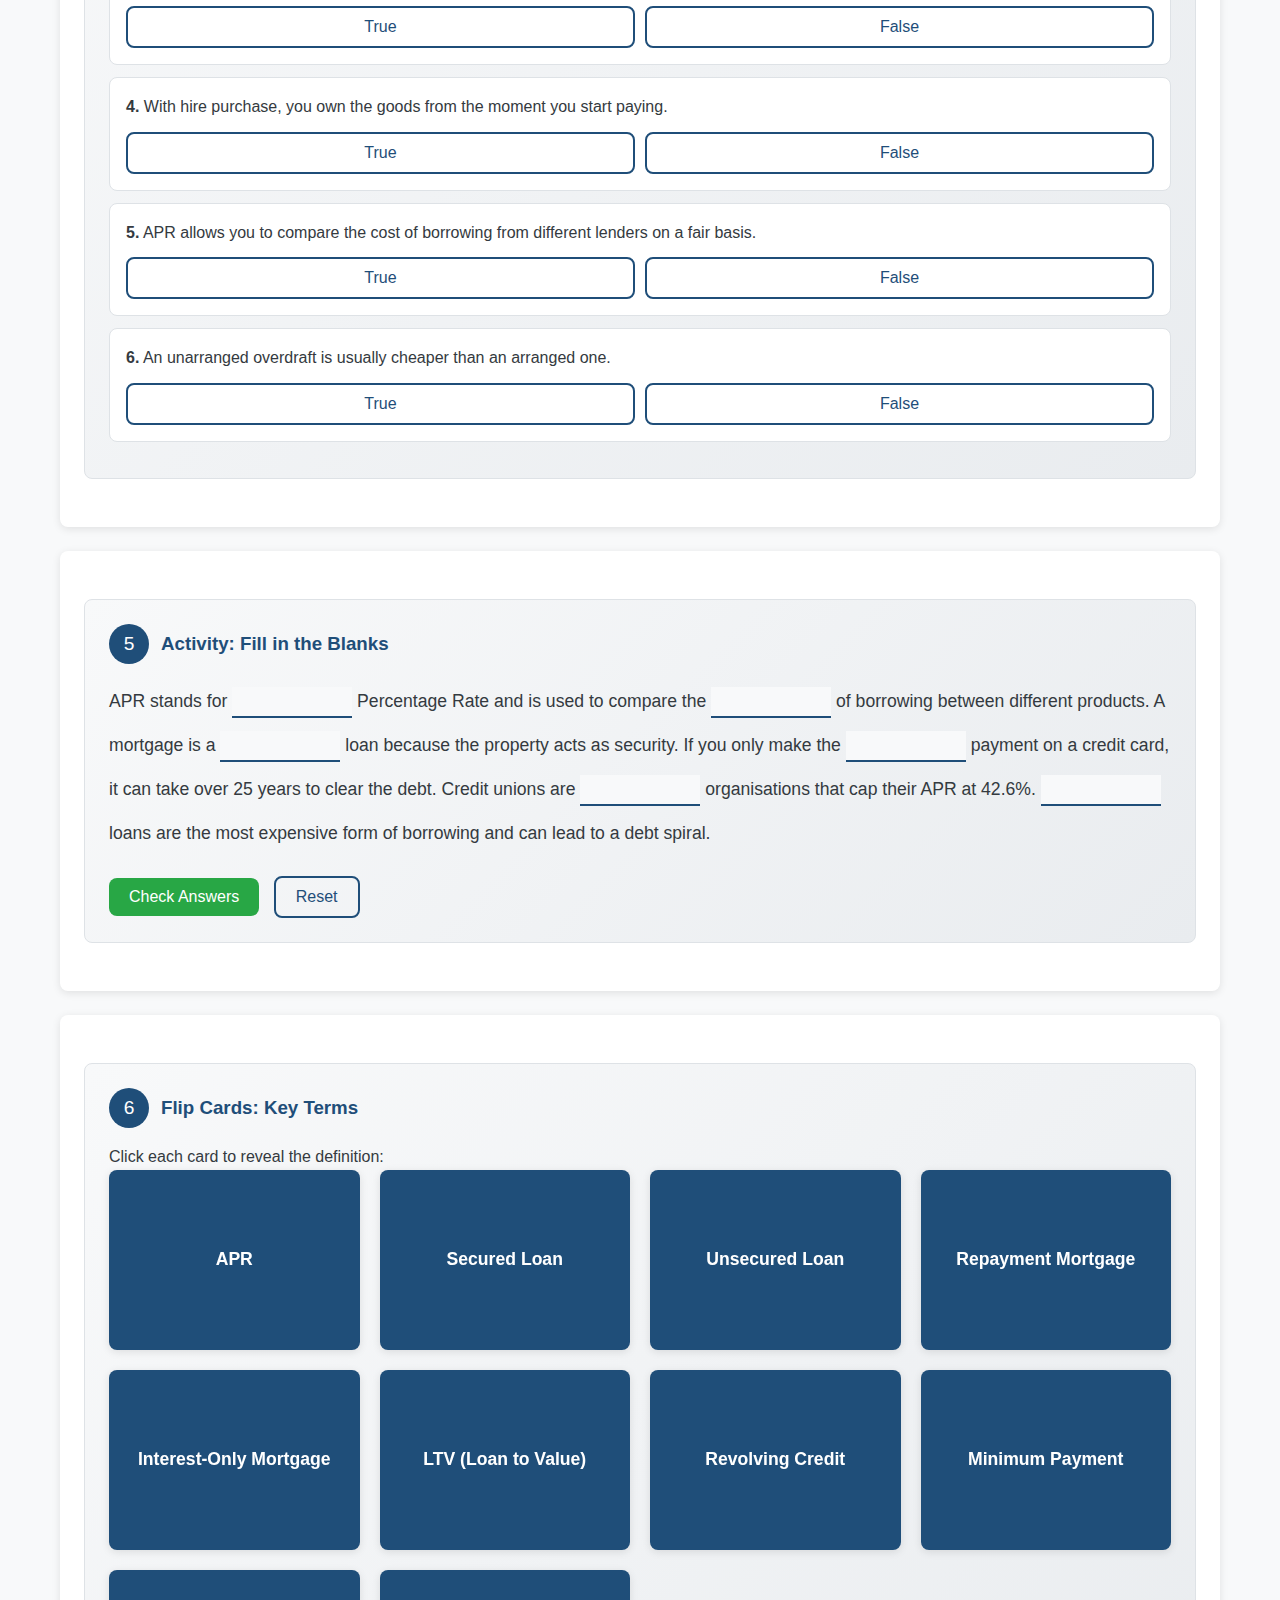
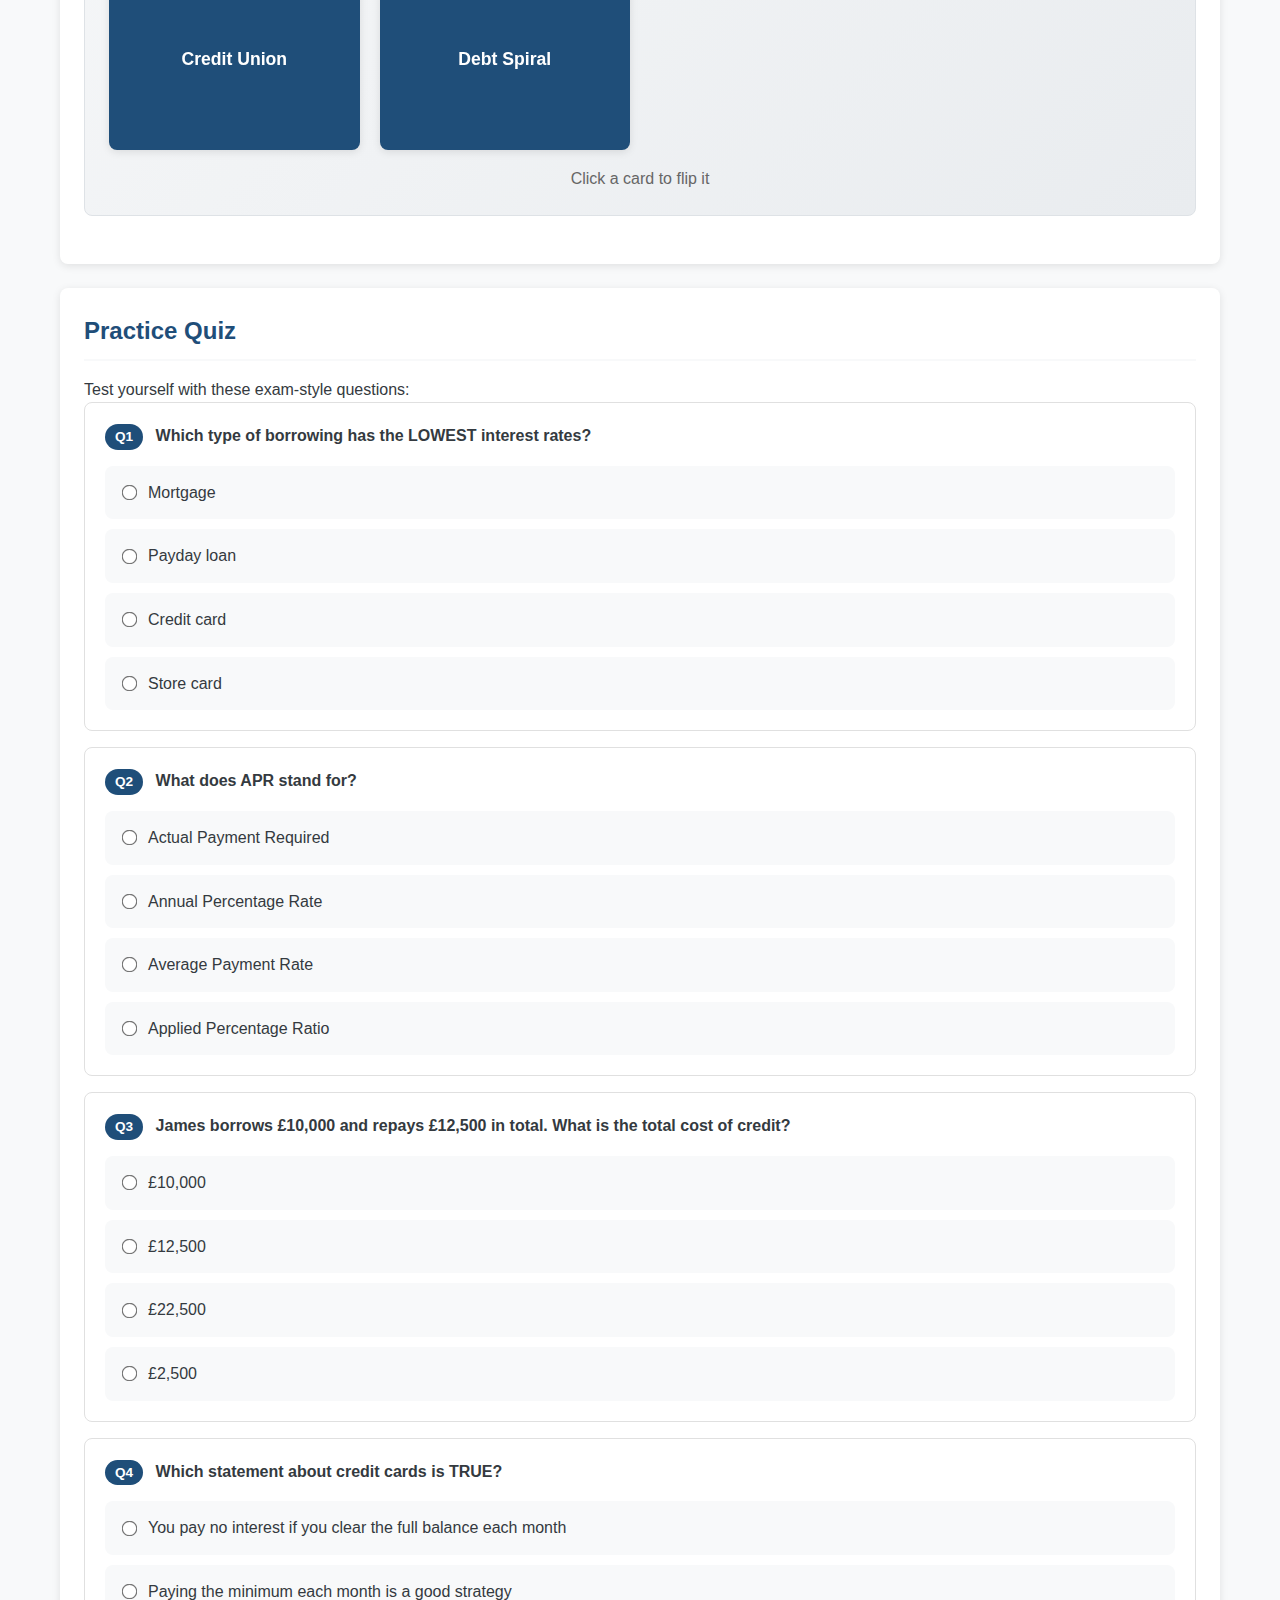
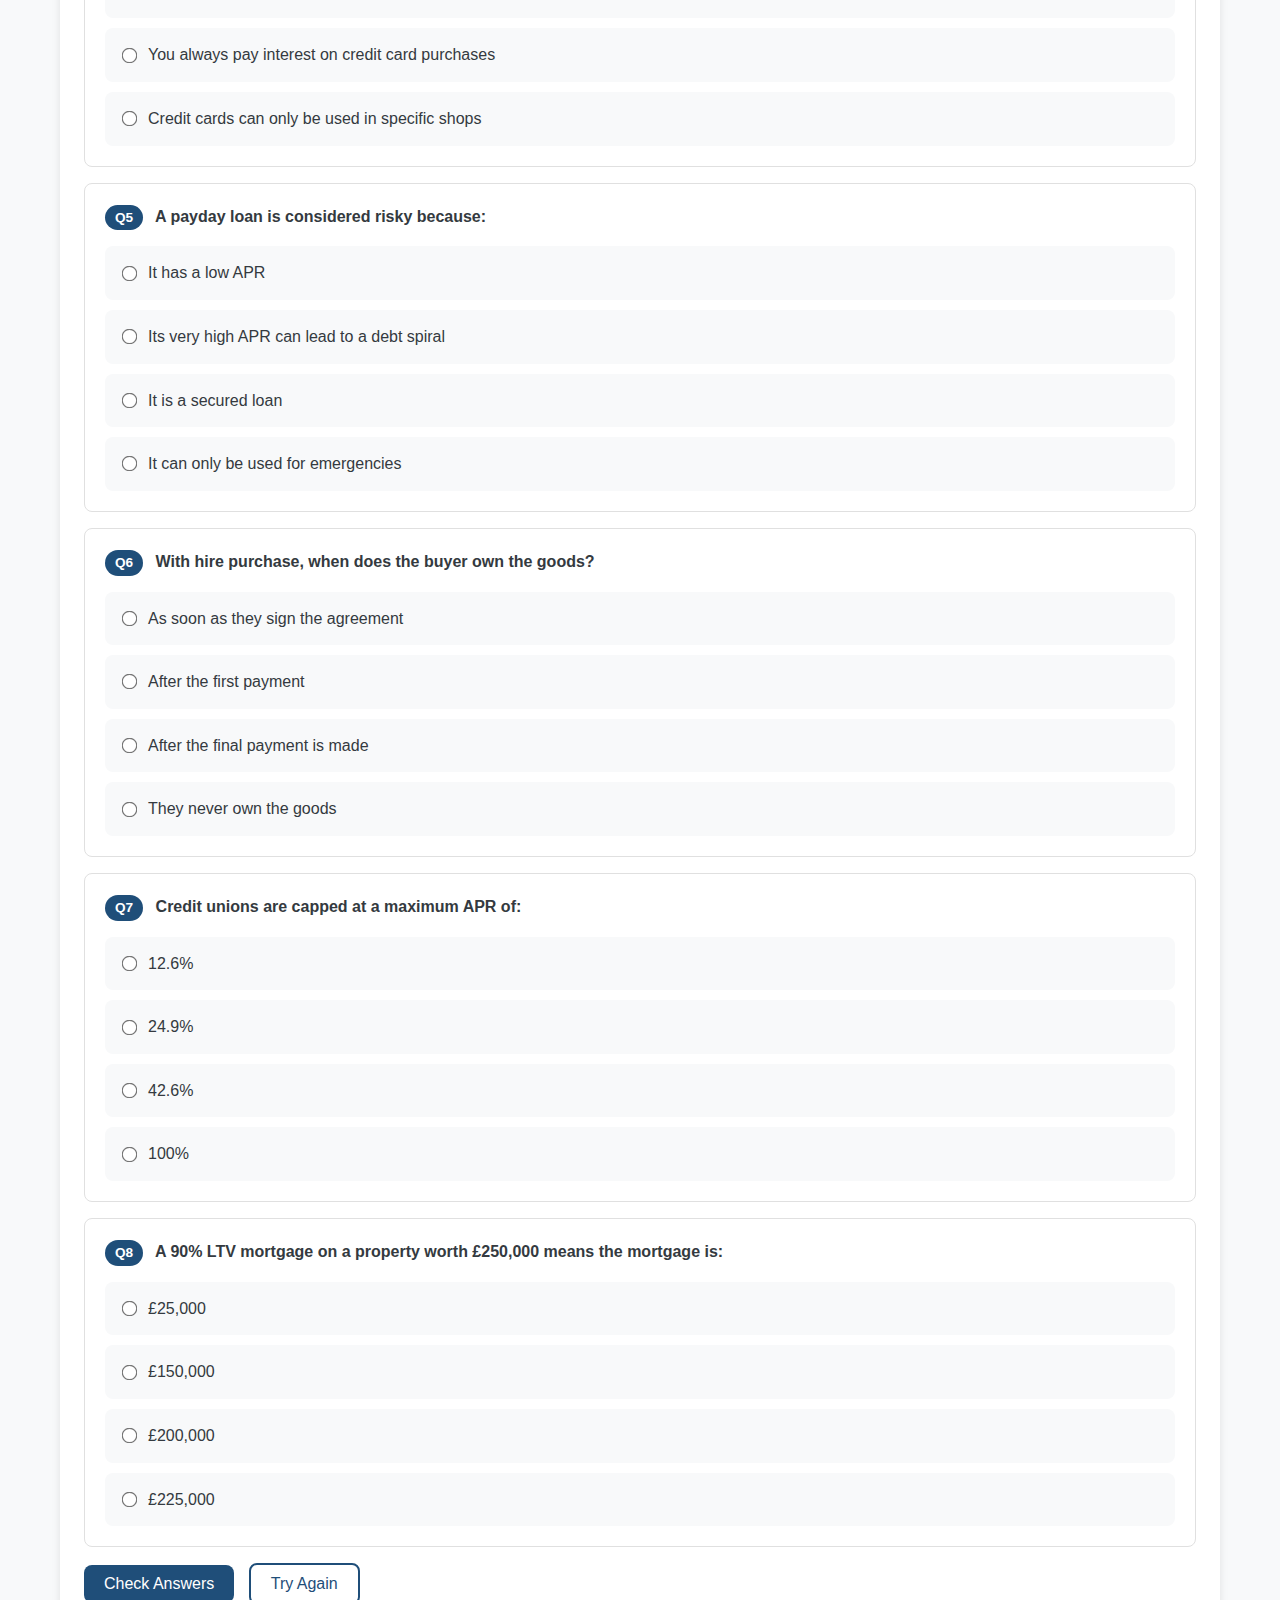
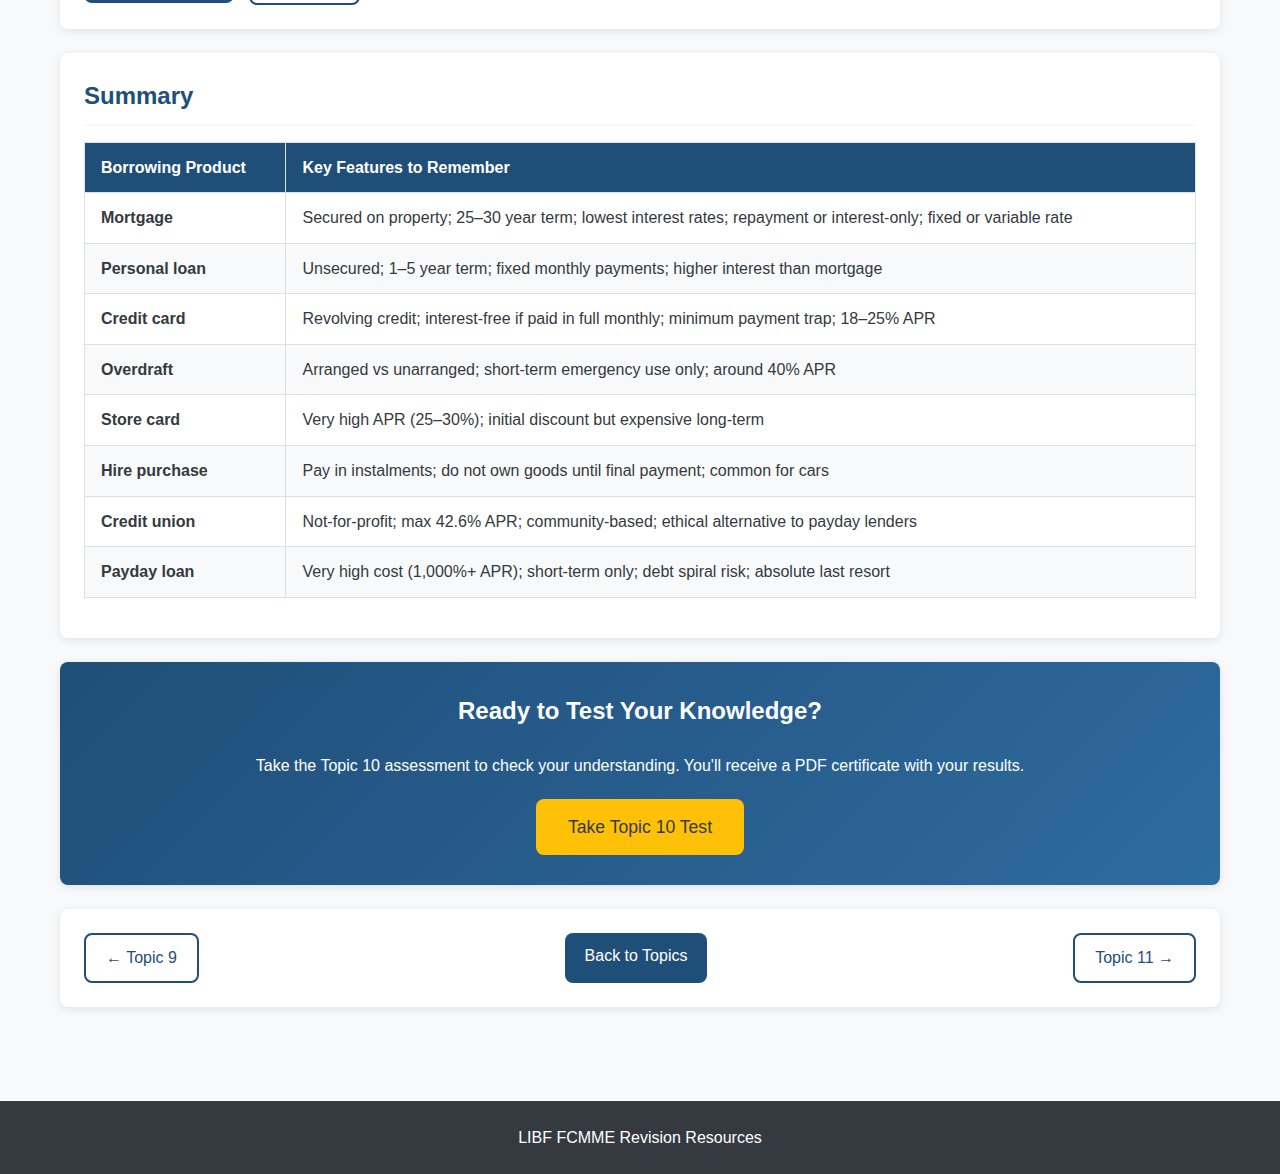
<file: CEF_Unit2/topics/topic-10-borrowing-products/index.html>
<!DOCTYPE html>
<html lang="en">
<head>
    <meta charset="UTF-8">
    <meta name="viewport" content="width=device-width, initial-scale=1.0">
    <title>Topic 10: Borrowing Products | LIBF FCMME Revision</title>
    <link rel="stylesheet" href="../../css/styles.css">
</head>
<body>
    <header>
        <div class="container">
            <h1>Topic 10: Borrowing Products</h1>
            <p class="subtitle">LO7: Understand the reasons for borrowing, UK personal debt, and the features of main borrowing products</p>
        </div>
    </header>

    <nav class="breadcrumb">
        <div class="container">
            <a href="../../index.html">Home</a>
            <span>&rsaquo;</span>
            <span>Topic 10</span>
        </div>
    </nav>

    <main>
        <div class="container">

            <!-- Learning Objectives -->
            <div class="section">
                <h2>What You Need to Learn</h2>
                <ul style="margin-left: 20px; line-height: 2;">
                    <li>Understand reasons why people borrow money and distinguish good debt from bad debt</li>
                    <li>Know the scale of UK personal debt and trends over time</li>
                    <li>Understand APR (Annual Percentage Rate) and how to use it to compare borrowing costs</li>
                    <li>Know the key features of mortgages, personal loans, credit cards, overdrafts, store cards, hire purchase, credit unions, and payday loans</li>
                    <li>Compare the advantages and disadvantages of different borrowing products</li>
                </ul>
            </div>

            <!-- 10.1 Why People Borrow -->
            <div class="section">
                <h2>10.1 Why People Borrow</h2>

                <p>Most people need to borrow money at some point in their lives. Very few people can afford to buy a house or a car outright, so borrowing allows them to spread the cost over time. However, not all borrowing is sensible.</p>

                <h3>Essential vs Non-Essential Borrowing</h3>
                <table class="knowledge-table">
                    <thead>
                        <tr>
                            <th>Essential Borrowing</th>
                            <th>Non-Essential Borrowing</th>
                        </tr>
                    </thead>
                    <tbody>
                        <tr>
                            <td>Buying a house (mortgage)</td>
                            <td>Holiday abroad</td>
                        </tr>
                        <tr>
                            <td>Buying a car needed for work</td>
                            <td>Latest smartphone or gadget</td>
                        </tr>
                        <tr>
                            <td>Funding education or training</td>
                            <td>Designer clothing</td>
                        </tr>
                        <tr>
                            <td>Emergency home repairs (e.g. broken boiler)</td>
                            <td>Eating out at expensive restaurants</td>
                        </tr>
                        <tr>
                            <td>Starting a business</td>
                            <td>Concert tickets or gaming consoles</td>
                        </tr>
                    </tbody>
                </table>

                <h3>Good Debt vs Bad Debt</h3>
                <div style="display: grid; grid-template-columns: 1fr 1fr; gap: 20px; margin-top: 16px;">
                    <div style="background: #d4edda; padding: 16px; border-radius: 8px;">
                        <h4 style="color: #28a745;">Good Debt</h4>
                        <p>Borrowing to buy something that will <strong>increase in value</strong> or <strong>improve your earning ability</strong> over time.</p>
                        <ul style="margin-left: 16px; margin-top: 8px;">
                            <li><strong>Mortgage</strong> &mdash; property usually increases in value</li>
                            <li><strong>Student loan</strong> &mdash; education can lead to higher earnings</li>
                            <li><strong>Business loan</strong> &mdash; investment that may generate income</li>
                        </ul>
                    </div>
                    <div style="background: #f8d7da; padding: 16px; border-radius: 8px;">
                        <h4 style="color: #C00000;">Bad Debt</h4>
                        <p>Borrowing to buy something that <strong>loses value quickly</strong> or that you could have <strong>saved up for</strong> instead.</p>
                        <ul style="margin-left: 16px; margin-top: 8px;">
                            <li><strong>Payday loan for a holiday</strong> &mdash; very high interest for a non-essential</li>
                            <li><strong>Credit card for designer clothes</strong> &mdash; clothes lose value immediately</li>
                            <li><strong>Store card for electronics</strong> &mdash; high interest rate, items depreciate</li>
                        </ul>
                    </div>
                </div>

                <div class="info-box tip">
                    <strong>Key Point:</strong> Before borrowing, always ask: "Do I need this now, or could I save up and buy it later without paying interest?"
                </div>
            </div>

            <!-- Activity 1: Good Debt vs Bad Debt Card Sort -->
            <div class="section">
                <div class="activity">
                    <div class="activity-header">
                        <div class="activity-icon">1</div>
                        <h3>Activity: Good Debt or Bad Debt?</h3>
                    </div>
                    <p>Sort each borrowing scenario into "Good Debt" or "Bad Debt":</p>
                    <div id="debt-card-sort"></div>
                </div>
            </div>

            <!-- 10.2 UK Personal Debt -->
            <div class="section">
                <h2>10.2 UK Personal Debt</h2>

                <p>The UK has one of the highest levels of personal debt in the world. Understanding the scale of the problem helps explain why financial education is so important.</p>

                <h3>UK Debt Statistics</h3>
                <table class="knowledge-table">
                    <thead>
                        <tr>
                            <th>Measure</th>
                            <th>Figure</th>
                        </tr>
                    </thead>
                    <tbody>
                        <tr>
                            <td><strong>Total UK household debt</strong></td>
                            <td>Over &pound;1.8 trillion</td>
                        </tr>
                        <tr>
                            <td><strong>Average household debt (including mortgages)</strong></td>
                            <td>Approximately &pound;65,000</td>
                        </tr>
                        <tr>
                            <td><strong>Average household debt (excluding mortgages)</strong></td>
                            <td>Approximately &pound;4,000</td>
                        </tr>
                        <tr>
                            <td><strong>Total credit card debt in the UK</strong></td>
                            <td>Over &pound;67 billion</td>
                        </tr>
                        <tr>
                            <td><strong>Number of people in problem debt</strong></td>
                            <td>Around 8 million people</td>
                        </tr>
                        <tr>
                            <td><strong>One person is declared bankrupt or insolvent every</strong></td>
                            <td>Approximately 4.5 minutes</td>
                        </tr>
                    </tbody>
                </table>

                <div class="info-box danger">
                    <strong>Exam Alert:</strong> You do not need to memorise exact debt figures, but you should know that UK personal debt is very high and has been rising over time. Key drivers include easy access to credit, rising living costs, and stagnant wages.
                </div>

                <h3>Why Has UK Debt Increased?</h3>
                <ul style="margin-left: 20px; line-height: 1.8;">
                    <li><strong>Easy access to credit</strong> &mdash; credit cards, online lending, and buy-now-pay-later services make borrowing very simple</li>
                    <li><strong>Rising house prices</strong> &mdash; people need larger mortgages to buy homes</li>
                    <li><strong>Cost of living increases</strong> &mdash; prices rising faster than wages means people borrow to cover essentials</li>
                    <li><strong>Consumer culture</strong> &mdash; social media and advertising encourage spending on wants rather than needs</li>
                    <li><strong>Low interest rates (historically)</strong> &mdash; cheap borrowing encouraged people to take on more debt</li>
                </ul>
            </div>

            <!-- 10.3 The Cost of Borrowing -->
            <div class="section">
                <h2>10.3 The Cost of Borrowing</h2>

                <p>When you borrow money, you pay back more than you borrowed. The extra amount is <strong>interest</strong> &mdash; the price the lender charges for letting you use their money.</p>

                <h3>APR &mdash; Annual Percentage Rate</h3>
                <p><strong>APR</strong> stands for <strong>Annual Percentage Rate</strong>. It is the standardised way of showing the cost of borrowing, making it easier to compare different products fairly.</p>

                <div class="info-box tip">
                    <strong>What APR includes:</strong>
                    <ul style="margin-top: 8px;">
                        <li>The interest rate charged on the loan</li>
                        <li>Any compulsory fees (arrangement fees, admin charges)</li>
                        <li>Expressed as a yearly percentage, even if the loan is shorter or longer than a year</li>
                    </ul>
                </div>

                <h3>Comparing Using APR</h3>
                <div class="scenario-box" style="background: #f8f9fa; border-left: 4px solid var(--primary); padding: 20px; border-radius: 8px; margin: 20px 0;">
                    <h4>Example: Borrowing &pound;5,000 Over 3 Years</h4>
                    <table class="knowledge-table" style="margin-top: 12px;">
                        <thead>
                            <tr>
                                <th>Lender</th>
                                <th>APR</th>
                                <th>Monthly Payment</th>
                                <th>Total Repaid</th>
                                <th>Total Interest</th>
                            </tr>
                        </thead>
                        <tbody>
                            <tr style="background: #d4edda;">
                                <td>Bank A</td>
                                <td><strong>5.9%</strong></td>
                                <td>&pound;151.89</td>
                                <td>&pound;5,468</td>
                                <td>&pound;468</td>
                            </tr>
                            <tr style="background: #fff3cd;">
                                <td>Bank B</td>
                                <td><strong>9.9%</strong></td>
                                <td>&pound;161.33</td>
                                <td>&pound;5,808</td>
                                <td>&pound;808</td>
                            </tr>
                            <tr style="background: #f8d7da;">
                                <td>Online Lender C</td>
                                <td><strong>19.9%</strong></td>
                                <td>&pound;185.56</td>
                                <td>&pound;6,680</td>
                                <td>&pound;1,680</td>
                            </tr>
                        </tbody>
                    </table>
                    <p style="margin-top: 12px;"><strong>Conclusion:</strong> Choosing the lowest APR saves &pound;1,212 in interest compared to the highest APR lender. Always compare APRs before borrowing.</p>
                </div>

                <h3>Total Cost of Credit</h3>
                <p>The <strong>total cost of credit</strong> is the total amount you repay minus the amount you originally borrowed. It shows you exactly how much the borrowing costs you in money terms.</p>

                <div class="info-box tip">
                    <strong>Formula:</strong> Total Cost of Credit = Total Amount Repaid &minus; Amount Borrowed<br>
                    <em>Example: You borrow &pound;5,000 and repay &pound;5,808 over 3 years. Total cost of credit = &pound;5,808 &minus; &pound;5,000 = <strong>&pound;808</strong></em>
                </div>
            </div>

            <!-- Activity 2: APR QuickCheck -->
            <div class="section">
                <div class="activity">
                    <div class="activity-header">
                        <div class="activity-icon">2</div>
                        <h3>Quick Check: APR</h3>
                    </div>
                    <div id="apr-quickcheck"></div>
                </div>
            </div>

            <!-- 10.4 Borrowing Products -->
            <div class="section">
                <h2>10.4 Borrowing Products</h2>

                <p>There are many different ways to borrow money. Each product has different features, costs, and risks. Choosing the right product for your situation is essential.</p>

                <!-- Mortgages -->
                <h3>Mortgages</h3>
                <p>A <strong>mortgage</strong> is a long-term <strong>secured loan</strong> used to buy property. "Secured" means the lender can repossess (take back) the property if you stop making payments.</p>

                <table class="knowledge-table">
                    <thead>
                        <tr>
                            <th>Feature</th>
                            <th>Detail</th>
                        </tr>
                    </thead>
                    <tbody>
                        <tr>
                            <td><strong>Typical term</strong></td>
                            <td>25&ndash;30 years</td>
                        </tr>
                        <tr>
                            <td><strong>Security</strong></td>
                            <td>The property itself &mdash; lender can repossess if payments are missed</td>
                        </tr>
                        <tr>
                            <td><strong>Interest rates</strong></td>
                            <td>Lower than unsecured loans (typically 4&ndash;7% APR) because the lender has security</td>
                        </tr>
                        <tr>
                            <td><strong>LTV (Loan to Value)</strong></td>
                            <td>The mortgage amount as a percentage of the property value. E.g. &pound;180,000 mortgage on a &pound;200,000 house = 90% LTV</td>
                        </tr>
                    </tbody>
                </table>

                <div style="display: grid; grid-template-columns: 1fr 1fr; gap: 20px; margin-top: 16px;">
                    <div style="background: #cce5ff; padding: 16px; border-radius: 8px;">
                        <h4>Repayment Mortgage</h4>
                        <p>Each monthly payment covers <strong>interest AND part of the original loan</strong>. At the end of the term, you own the property outright. This is the most common type.</p>
                    </div>
                    <div style="background: #fff3cd; padding: 16px; border-radius: 8px;">
                        <h4>Interest-Only Mortgage</h4>
                        <p>You only pay the <strong>interest each month</strong>. The original loan amount is still owed at the end. You must have a plan to repay it (e.g. savings, investments). Monthly payments are lower, but riskier.</p>
                    </div>
                </div>

                <div style="display: grid; grid-template-columns: 1fr 1fr; gap: 20px; margin-top: 16px;">
                    <div style="background: #d4edda; padding: 16px; border-radius: 8px;">
                        <h4>Fixed Rate</h4>
                        <p>Interest rate stays the <strong>same for a set period</strong> (e.g. 2 or 5 years). Monthly payments are predictable. Good when interest rates are expected to rise.</p>
                    </div>
                    <div style="background: #f8d7da; padding: 16px; border-radius: 8px;">
                        <h4>Variable Rate</h4>
                        <p>Interest rate can <strong>go up or down</strong> with the Bank of England base rate. Payments may change. Can be cheaper than fixed, but less predictable.</p>
                    </div>
                </div>

                <!-- Personal Loans -->
                <h3 style="margin-top: 30px;">Personal Loans</h3>
                <table class="knowledge-table">
                    <thead>
                        <tr>
                            <th>Feature</th>
                            <th>Detail</th>
                        </tr>
                    </thead>
                    <tbody>
                        <tr>
                            <td><strong>Type</strong></td>
                            <td><strong>Unsecured</strong> &mdash; no asset tied to the loan</td>
                        </tr>
                        <tr>
                            <td><strong>Typical term</strong></td>
                            <td>1&ndash;5 years</td>
                        </tr>
                        <tr>
                            <td><strong>Payments</strong></td>
                            <td>Fixed monthly payments &mdash; you know exactly what you owe each month</td>
                        </tr>
                        <tr>
                            <td><strong>Interest</strong></td>
                            <td>Higher than mortgages (typically 3&ndash;15% APR) because there is no security for the lender</td>
                        </tr>
                        <tr>
                            <td><strong>Common uses</strong></td>
                            <td>Car purchase, home improvements, debt consolidation</td>
                        </tr>
                    </tbody>
                </table>

                <!-- Credit Cards -->
                <h3 style="margin-top: 30px;">Credit Cards</h3>
                <p>A credit card provides <strong>revolving credit</strong> &mdash; you can borrow up to a set limit, repay it, and borrow again.</p>

                <table class="knowledge-table">
                    <thead>
                        <tr>
                            <th>Feature</th>
                            <th>Detail</th>
                        </tr>
                    </thead>
                    <tbody>
                        <tr>
                            <td><strong>Credit limit</strong></td>
                            <td>The maximum you can borrow (e.g. &pound;2,000)</td>
                        </tr>
                        <tr>
                            <td><strong>Interest-free period</strong></td>
                            <td>If you pay off the FULL balance each month, you pay NO interest (typically up to 56 days)</td>
                        </tr>
                        <tr>
                            <td><strong>Minimum payment</strong></td>
                            <td>The smallest amount you must pay each month (usually 1&ndash;2.5% of the balance or &pound;5)</td>
                        </tr>
                        <tr>
                            <td><strong>Typical APR</strong></td>
                            <td>18&ndash;25% APR (very expensive if not paid off in full each month)</td>
                        </tr>
                        <tr>
                            <td><strong>0% promotional rates</strong></td>
                            <td>Some cards offer 0% interest for a set period (e.g. 12&ndash;24 months) on purchases or balance transfers</td>
                        </tr>
                    </tbody>
                </table>

                <div class="info-box danger">
                    <strong>The Minimum Payment Trap:</strong> If you only pay the minimum on a &pound;2,000 credit card balance at 20% APR, it would take over <strong>25 years</strong> to pay off and cost over <strong>&pound;3,000 in interest</strong> alone. Always try to pay more than the minimum.
                </div>

                <!-- Overdrafts -->
                <h3 style="margin-top: 30px;">Overdrafts</h3>
                <table class="knowledge-table">
                    <thead>
                        <tr>
                            <th>Type</th>
                            <th>Description</th>
                            <th>Cost</th>
                        </tr>
                    </thead>
                    <tbody>
                        <tr style="background: #d4edda;">
                            <td><strong>Arranged (authorised) overdraft</strong></td>
                            <td>Agreed in advance with your bank &mdash; you can spend up to the agreed limit even if your account reaches &pound;0</td>
                            <td>Interest charged (typically around 40% APR), but usually no penalty fees</td>
                        </tr>
                        <tr style="background: #f8d7da;">
                            <td><strong>Unarranged (unauthorised) overdraft</strong></td>
                            <td>Going overdrawn without agreement or exceeding your arranged limit</td>
                            <td>Higher interest rate and possibly refused transactions; can damage your credit score</td>
                        </tr>
                    </tbody>
                </table>

                <div class="info-box tip">
                    <strong>Key Point:</strong> Overdrafts should be used for <strong>short-term emergencies only</strong>, not as a regular borrowing method. They are one of the most expensive forms of borrowing.
                </div>

                <!-- Store Cards -->
                <h3 style="margin-top: 30px;">Store Cards</h3>
                <p>Store cards work like credit cards but can only be used in one retailer (e.g. Topshop, Debenhams). They usually offer a discount on your first purchase (e.g. 10&ndash;20% off) but charge <strong>very high interest rates</strong> &mdash; typically <strong>25&ndash;30% APR</strong>, much higher than most credit cards.</p>

                <!-- Hire Purchase -->
                <h3 style="margin-top: 30px;">Hire Purchase (HP)</h3>
                <p><strong>Hire purchase</strong> allows you to buy goods in instalments. You pay a deposit, then make fixed monthly payments. You do <strong>not own the goods</strong> until you have made the final payment.</p>
                <ul style="margin-left: 20px; line-height: 1.8;">
                    <li>Common for cars, furniture, and appliances</li>
                    <li>Fixed interest rate &mdash; you know the total cost from the start</li>
                    <li>If you miss payments, the goods can be repossessed</li>
                    <li>Ownership transfers to you only after the last payment</li>
                </ul>

                <!-- Credit Unions -->
                <h3 style="margin-top: 30px;">Credit Unions</h3>
                <p>A <strong>credit union</strong> is a not-for-profit financial cooperative owned by its members. They offer low-cost savings and loans to their members.</p>

                <table class="knowledge-table">
                    <thead>
                        <tr>
                            <th>Feature</th>
                            <th>Detail</th>
                        </tr>
                    </thead>
                    <tbody>
                        <tr>
                            <td><strong>Maximum APR</strong></td>
                            <td><strong>42.6% APR</strong> &mdash; capped by law (much lower than payday lenders)</td>
                        </tr>
                        <tr>
                            <td><strong>Membership</strong></td>
                            <td>Based on a "common bond" &mdash; e.g. living in the same area, working for the same employer, or belonging to the same community group</td>
                        </tr>
                        <tr>
                            <td><strong>Philosophy</strong></td>
                            <td>Members save together and lend to each other; profits returned to members as dividends</td>
                        </tr>
                        <tr>
                            <td><strong>Advantage over payday lenders</strong></td>
                            <td>Much lower interest rates and no hidden fees; they also encourage responsible saving</td>
                        </tr>
                    </tbody>
                </table>

                <!-- Payday Loans -->
                <h3 style="margin-top: 30px;">Payday Loans</h3>
                <p><strong>Payday loans</strong> are short-term, high-cost loans designed to bridge the gap until your next payday. They are the <strong>most expensive form of borrowing</strong>.</p>

                <div class="info-box danger">
                    <strong>Warning:</strong> Payday loan APRs can exceed <strong>1,000%</strong>. Although the FCA has capped costs (interest cannot exceed 0.8% per day, and the total cost cannot exceed double the amount borrowed), they are still extremely expensive and can lead to a <strong>debt spiral</strong> &mdash; where you borrow more to repay what you already owe.
                </div>

                <div class="scenario-box" style="background: #f8f9fa; border-left: 4px solid #C00000; padding: 20px; border-radius: 8px; margin: 20px 0;">
                    <h4>Example: The Cost of a Payday Loan</h4>
                    <p>Sarah borrows &pound;200 for 30 days from a payday lender:</p>
                    <table style="width: 100%; margin-top: 10px;">
                        <tr><td>Amount borrowed</td><td style="text-align: right;">&pound;200</td></tr>
                        <tr><td>Daily interest (0.8%)</td><td style="text-align: right;">&pound;1.60 per day</td></tr>
                        <tr><td>Interest over 30 days</td><td style="text-align: right;">&pound;48</td></tr>
                        <tr style="border-top: 2px solid #C00000; font-weight: bold;"><td>Total repayable</td><td style="text-align: right;">&pound;248</td></tr>
                    </table>
                    <p style="margin-top: 10px;">Sarah pays <strong>&pound;48 in interest</strong> for borrowing &pound;200 for just one month. If she borrowed &pound;200 on a credit card at 20% APR for the same period, she would pay approximately &pound;3.30 in interest &mdash; <strong>14 times less</strong>.</p>
                </div>
            </div>

            <!-- Activity 3: Borrowing Products Matching -->
            <div class="section">
                <div class="activity">
                    <div class="activity-header">
                        <div class="activity-icon">3</div>
                        <h3>Activity: Match the Borrowing Product</h3>
                    </div>
                    <p>Match each borrowing product with its key feature:</p>
                    <div id="borrowing-matching"></div>
                </div>
            </div>

            <!-- Activity 4: True/False -->
            <div class="section">
                <div class="activity">
                    <div class="activity-header">
                        <div class="activity-icon">4</div>
                        <h3>Activity: True or False - Borrowing Products</h3>
                    </div>
                    <div id="borrowing-true-false"></div>
                </div>
            </div>

            <!-- Activity 5: Fill in the Blanks -->
            <div class="section">
                <div class="activity">
                    <div class="activity-header">
                        <div class="activity-icon">5</div>
                        <h3>Activity: Fill in the Blanks</h3>
                    </div>
                    <div id="borrowing-fill-blanks"></div>
                </div>
            </div>

            <!-- Activity 6: Flip Cards -->
            <div class="section">
                <div class="activity">
                    <div class="activity-header">
                        <div class="activity-icon">6</div>
                        <h3>Flip Cards: Key Terms</h3>
                    </div>
                    <p>Click each card to reveal the definition:</p>
                    <div id="topic10-flip-cards"></div>
                </div>
            </div>

            <!-- Practice Quiz -->
            <div class="section">
                <h2>Practice Quiz</h2>
                <p>Test yourself with these exam-style questions:</p>
                <div id="topic10-practice-quiz"></div>
            </div>

            <!-- Summary -->
            <div class="section">
                <h2>Summary</h2>
                <table class="knowledge-table">
                    <thead>
                        <tr>
                            <th>Borrowing Product</th>
                            <th>Key Features to Remember</th>
                        </tr>
                    </thead>
                    <tbody>
                        <tr>
                            <td><strong>Mortgage</strong></td>
                            <td>Secured on property; 25&ndash;30 year term; lowest interest rates; repayment or interest-only; fixed or variable rate</td>
                        </tr>
                        <tr>
                            <td><strong>Personal loan</strong></td>
                            <td>Unsecured; 1&ndash;5 year term; fixed monthly payments; higher interest than mortgage</td>
                        </tr>
                        <tr>
                            <td><strong>Credit card</strong></td>
                            <td>Revolving credit; interest-free if paid in full monthly; minimum payment trap; 18&ndash;25% APR</td>
                        </tr>
                        <tr>
                            <td><strong>Overdraft</strong></td>
                            <td>Arranged vs unarranged; short-term emergency use only; around 40% APR</td>
                        </tr>
                        <tr>
                            <td><strong>Store card</strong></td>
                            <td>Very high APR (25&ndash;30%); initial discount but expensive long-term</td>
                        </tr>
                        <tr>
                            <td><strong>Hire purchase</strong></td>
                            <td>Pay in instalments; do not own goods until final payment; common for cars</td>
                        </tr>
                        <tr>
                            <td><strong>Credit union</strong></td>
                            <td>Not-for-profit; max 42.6% APR; community-based; ethical alternative to payday lenders</td>
                        </tr>
                        <tr>
                            <td><strong>Payday loan</strong></td>
                            <td>Very high cost (1,000%+ APR); short-term only; debt spiral risk; absolute last resort</td>
                        </tr>
                    </tbody>
                </table>
            </div>

            <!-- Take the Test -->
            <div class="section" style="text-align: center; background: linear-gradient(135deg, #1F4E79, #2E6B9E); color: white; padding: 30px;">
                <h2 style="color: white; border: none; margin-bottom: 15px;">Ready to Test Your Knowledge?</h2>
                <p style="margin-bottom: 20px;">Take the Topic 10 assessment to check your understanding. You'll receive a PDF certificate with your results.</p>
                <a href="../../tests/topic-10-test.html" class="btn btn-warning" style="font-size: 1.1rem; padding: 14px 32px;">Take Topic 10 Test</a>
            </div>

            <!-- Navigation -->
            <div class="section" style="display: flex; justify-content: space-between; flex-wrap: wrap; gap: 10px;">
                <a href="../topic-9-cost-spending/index.html" class="btn btn-outline">&larr; Topic 9</a>
                <a href="../../index.html" class="btn btn-primary">Back to Topics</a>
                <a href="../topic-11-implications-borrowing/index.html" class="btn btn-outline">Topic 11 &rarr;</a>
            </div>

        </div>
    </main>

    <footer>
        <div class="container">
            <p>LIBF FCMME Revision Resources</p>
        </div>
    </footer>

    <script src="../../js/quiz.js"></script>
    <script src="../../js/card-sort.js"></script>
    <script src="../../js/activities.js"></script>

    <script>
        // Activity 1: Good Debt vs Bad Debt Card Sort
        new CardSort('debt-card-sort',
            [
                { id: 'mortgage', text: 'Taking out a mortgage to buy a house' },
                { id: 'payday-holiday', text: 'Payday loan to pay for a holiday' },
                { id: 'student-loan', text: 'Student loan to fund a university degree' },
                { id: 'credit-card-clothes', text: 'Credit card for designer clothes you cannot afford' },
                { id: 'business-loan', text: 'Business loan to start a new company' },
                { id: 'store-card-gadget', text: 'Store card to buy the latest gaming console' },
                { id: 'car-loan-work', text: 'Loan for a car needed to get to work' },
                { id: 'overdraft-takeaway', text: 'Using your overdraft for regular takeaways' }
            ],
            [
                { id: 'good-debt', title: 'Good Debt (asset gains value / improves earnings)', correctTerms: ['mortgage', 'student-loan', 'business-loan', 'car-loan-work'] },
                { id: 'bad-debt', title: 'Bad Debt (loses value / non-essential)', correctTerms: ['payday-holiday', 'credit-card-clothes', 'store-card-gadget', 'overdraft-takeaway'] }
            ]
        );

        // Activity 2: APR QuickCheck
        new QuickCheck('apr-quickcheck',
            'Tom borrows £3,000 over 2 years. He repays a total of £3,480. What is the total cost of credit?',
            ['£480', '£3,480', '£3,000', '£240'],
            0,
            'Total cost of credit = Total repaid − Amount borrowed = £3,480 − £3,000 = £480. This is the price Tom pays for the privilege of borrowing the money.'
        );

        // Activity 3: Borrowing Products Matching
        new MatchingActivity('borrowing-matching', [
            { term: 'Mortgage', definition: 'A secured loan over 25-30 years used to buy property, with the lowest interest rates' },
            { term: 'Credit card', definition: 'Revolving credit with an interest-free period if the full balance is paid monthly' },
            { term: 'Hire purchase', definition: 'Buy goods in instalments — you do not own them until the final payment is made' },
            { term: 'Payday loan', definition: 'Very high-cost short-term borrowing with APRs often exceeding 1,000%' },
            { term: 'Credit union', definition: 'A not-for-profit cooperative with a maximum APR of 42.6%, offering ethical lending' },
            { term: 'Overdraft', definition: 'Borrowing through your bank account when the balance reaches zero — for short-term use only' },
            { term: 'Store card', definition: 'Works like a credit card but only in one retailer, with very high interest rates of 25-30% APR' },
            { term: 'Personal loan', definition: 'An unsecured loan with fixed monthly payments over 1-5 years, commonly used for cars or home improvements' }
        ]);

        // Activity 4: True/False - Borrowing Products
        new TrueFalse('borrowing-true-false', [
            {
                statement: 'A mortgage is an unsecured loan.',
                isTrue: false,
                explanation: 'A mortgage is a SECURED loan — the property is the security. If you stop paying, the lender can repossess your home.'
            },
            {
                statement: 'If you pay off your credit card in full each month, you pay no interest.',
                isTrue: true,
                explanation: 'Correct! Credit cards offer an interest-free period (up to 56 days). If you clear the full balance before the due date, no interest is charged.'
            },
            {
                statement: 'Credit unions can charge any interest rate they want.',
                isTrue: false,
                explanation: 'Credit unions are capped by law at a maximum of 42.6% APR. This is much lower than payday lenders, which is why they are a better alternative.'
            },
            {
                statement: 'With hire purchase, you own the goods from the moment you start paying.',
                isTrue: false,
                explanation: 'With hire purchase, you do NOT own the goods until the final payment is made. The lender owns them during the payment period and can repossess them if you stop paying.'
            },
            {
                statement: 'APR allows you to compare the cost of borrowing from different lenders on a fair basis.',
                isTrue: true,
                explanation: 'Correct! APR (Annual Percentage Rate) is a standardised measure that includes both the interest rate and compulsory fees, making it easy to compare different products.'
            },
            {
                statement: 'An unarranged overdraft is usually cheaper than an arranged one.',
                isTrue: false,
                explanation: 'An unarranged (unauthorised) overdraft is MORE expensive. It carries higher charges and can damage your credit score. Always arrange an overdraft in advance if you think you may need one.'
            }
        ]);

        // Activity 5: Fill in the Blanks
        new FillBlanks('borrowing-fill-blanks',
            'APR stands for {0} Percentage Rate and is used to compare the {1} of borrowing between different products. A mortgage is a {2} loan because the property acts as security. If you only make the {3} payment on a credit card, it can take over 25 years to clear the debt. Credit unions are {4} organisations that cap their APR at 42.6%. {5} loans are the most expensive form of borrowing and can lead to a debt spiral.',
            ['Annual', 'cost', 'secured', 'minimum', 'not-for-profit', 'Payday']
        );

        // Activity 6: Flip Cards
        new FlipCards('topic10-flip-cards', [
            { front: 'APR', back: 'Annual Percentage Rate — the standardised measure of borrowing cost that includes interest and compulsory fees, making it easy to compare products.' },
            { front: 'Secured Loan', back: 'A loan backed by an asset (e.g. your home). If you stop paying, the lender can take the asset. Lower interest rates because less risk for the lender.' },
            { front: 'Unsecured Loan', back: 'A loan with no asset attached. Higher interest rates because the lender takes more risk. E.g. personal loans, credit cards.' },
            { front: 'Repayment Mortgage', back: 'Monthly payments cover both interest and part of the original loan. At the end of the term, you own the property outright.' },
            { front: 'Interest-Only Mortgage', back: 'Monthly payments cover only the interest. The original loan amount is still owed at the end of the term.' },
            { front: 'LTV (Loan to Value)', back: 'The mortgage amount as a percentage of the property value. E.g. £180,000 mortgage on a £200,000 property = 90% LTV.' },
            { front: 'Revolving Credit', back: 'A type of credit (like a credit card) where you can borrow up to a limit, repay, and borrow again — the credit "revolves".' },
            { front: 'Minimum Payment', back: 'The smallest amount you must pay on a credit card each month (usually 1-2.5% of the balance). Only paying this leads to very slow and expensive repayment.' },
            { front: 'Credit Union', back: 'A not-for-profit financial cooperative owned by its members. Offers low-cost loans (max 42.6% APR) as an ethical alternative to payday lenders.' },
            { front: 'Debt Spiral', back: 'When someone borrows more money to repay existing debts, getting deeper into debt each time — a common risk with payday loans.' }
        ]);

        // Practice Quiz
        new Quiz('topic10-practice-quiz', [
            {
                question: 'Which type of borrowing has the LOWEST interest rates?',
                options: ['Mortgage', 'Payday loan', 'Credit card', 'Store card'],
                correct: 0,
                explanation: 'Mortgages have the lowest interest rates because they are secured against the property. This means less risk for the lender, so they charge less interest.'
            },
            {
                question: 'What does APR stand for?',
                options: ['Actual Payment Required', 'Annual Percentage Rate', 'Average Payment Rate', 'Applied Percentage Ratio'],
                correct: 1,
                explanation: 'APR stands for Annual Percentage Rate. It includes the interest rate plus any compulsory fees, expressed as a yearly percentage.'
            },
            {
                question: 'James borrows £10,000 and repays £12,500 in total. What is the total cost of credit?',
                options: ['£10,000', '£12,500', '£22,500', '£2,500'],
                correct: 3,
                explanation: 'Total cost of credit = Total repaid − Amount borrowed = £12,500 − £10,000 = £2,500. This is the total interest James pays.'
            },
            {
                question: 'Which statement about credit cards is TRUE?',
                options: ['You pay no interest if you clear the full balance each month', 'Paying the minimum each month is a good strategy', 'You always pay interest on credit card purchases', 'Credit cards can only be used in specific shops'],
                correct: 0,
                explanation: 'Credit cards have an interest-free period. If you pay the FULL balance before the due date, no interest is charged. Only paying the minimum leads to very expensive long-term debt.'
            },
            {
                question: 'A payday loan is considered risky because:',
                options: ['It has a low APR', 'Its very high APR can lead to a debt spiral', 'It is a secured loan', 'It can only be used for emergencies'],
                correct: 1,
                explanation: 'Payday loans have extremely high APRs (over 1,000%). If borrowers cannot repay on time, they may borrow more to cover the debt, creating a debt spiral.'
            },
            {
                question: 'With hire purchase, when does the buyer own the goods?',
                options: ['As soon as they sign the agreement', 'After the first payment', 'After the final payment is made', 'They never own the goods'],
                correct: 2,
                explanation: 'With hire purchase, ownership transfers only after the FINAL payment is made. During the payment period, the lender owns the goods and can repossess them if payments are missed.'
            },
            {
                question: 'Credit unions are capped at a maximum APR of:',
                options: ['12.6%', '24.9%', '42.6%', '100%'],
                correct: 2,
                explanation: 'By law, credit unions cannot charge more than 42.6% APR. This is much lower than payday lenders, making credit unions a much cheaper and more ethical borrowing option.'
            },
            {
                question: 'A 90% LTV mortgage on a property worth £250,000 means the mortgage is:',
                options: ['£25,000', '£150,000', '£200,000', '£225,000'],
                correct: 3,
                explanation: '90% of £250,000 = £225,000. The borrower needs a 10% deposit of £25,000 and borrows the remaining £225,000 as a mortgage.'
            }
        ]);
    </script>
</body>
</html>
</file>
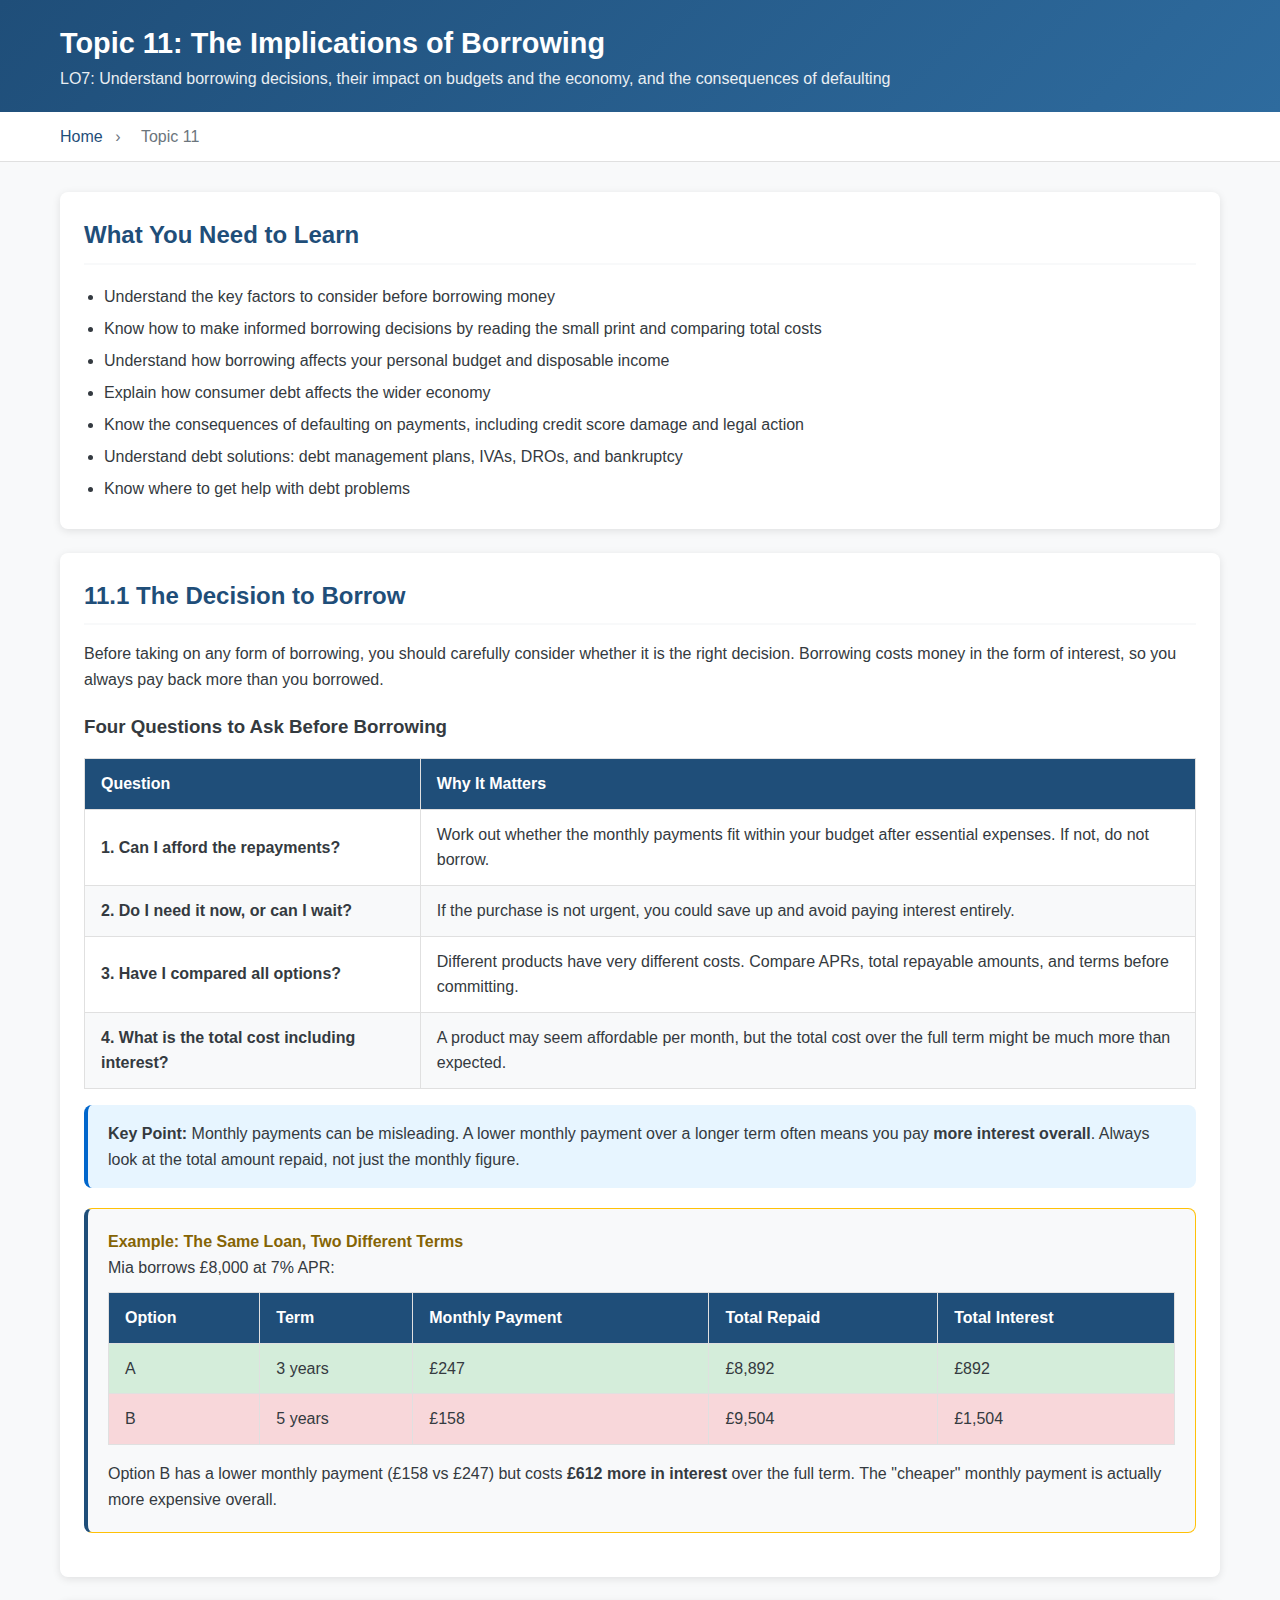
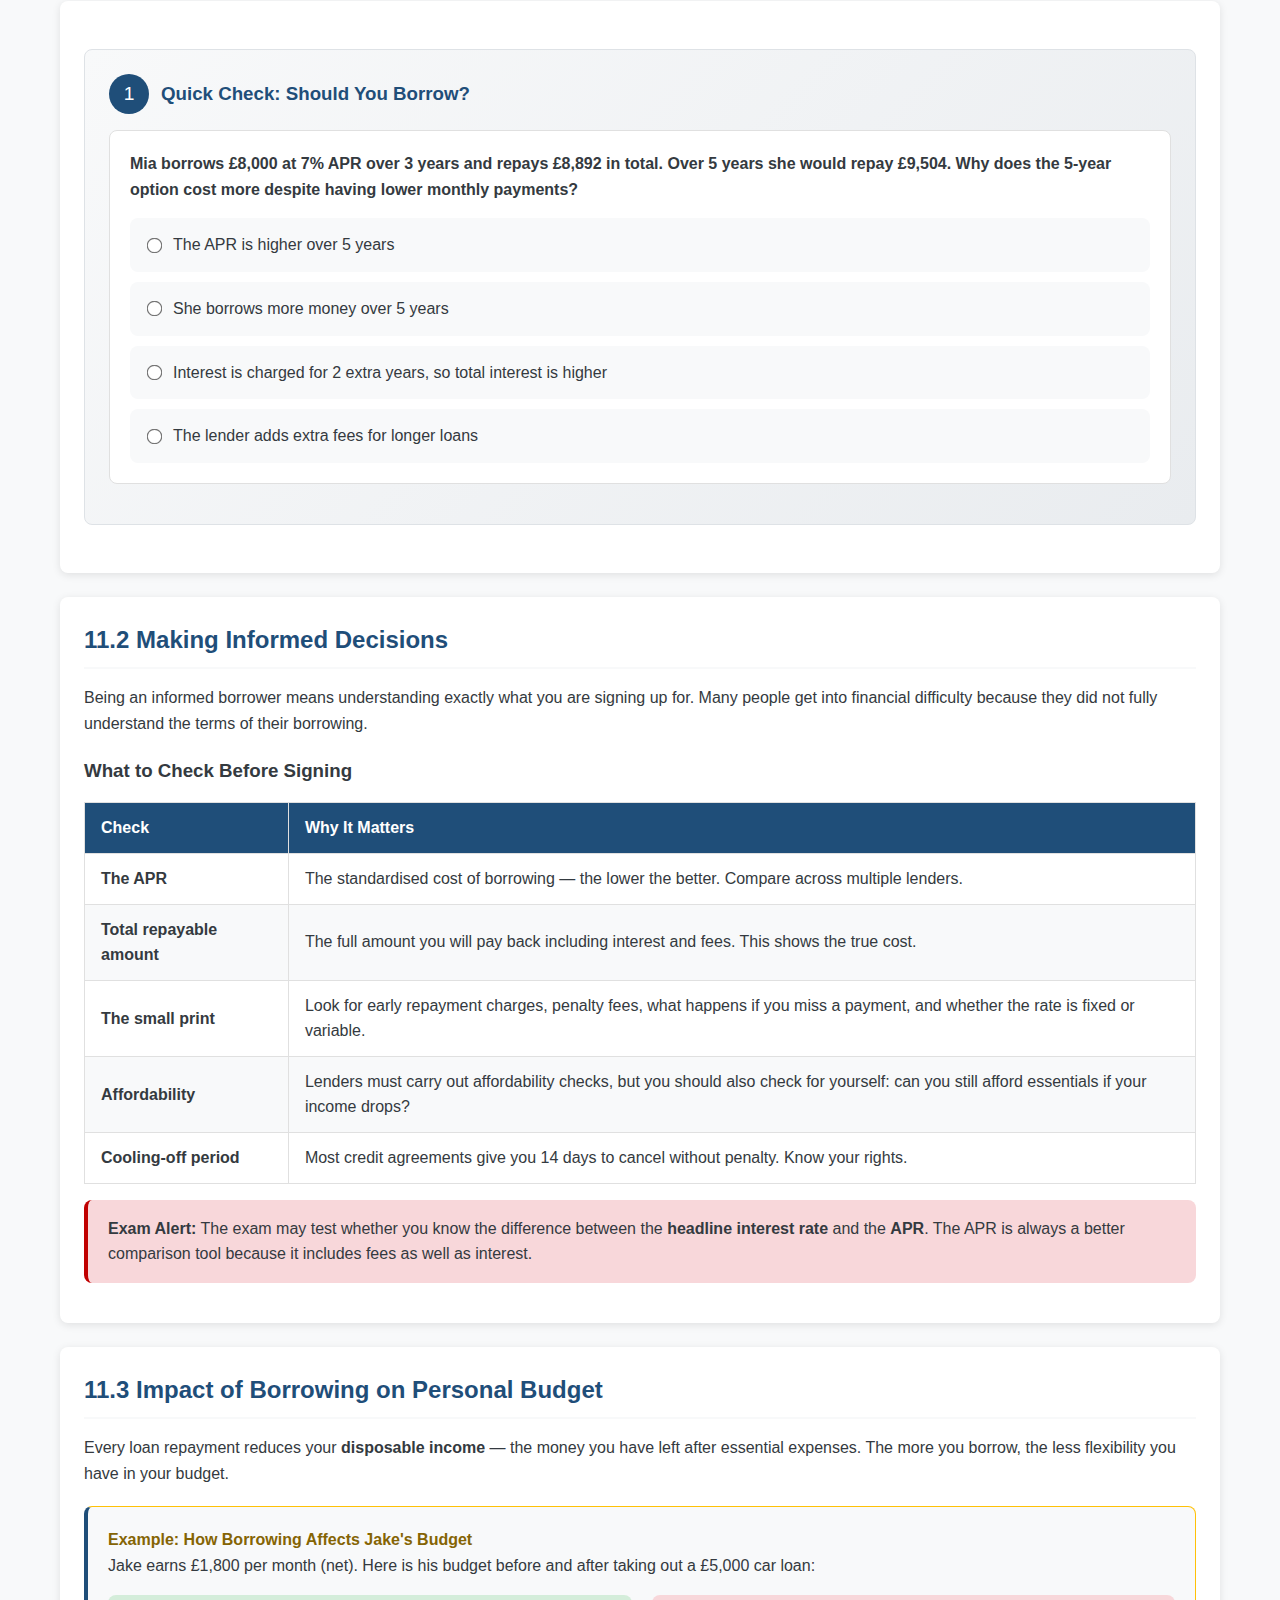
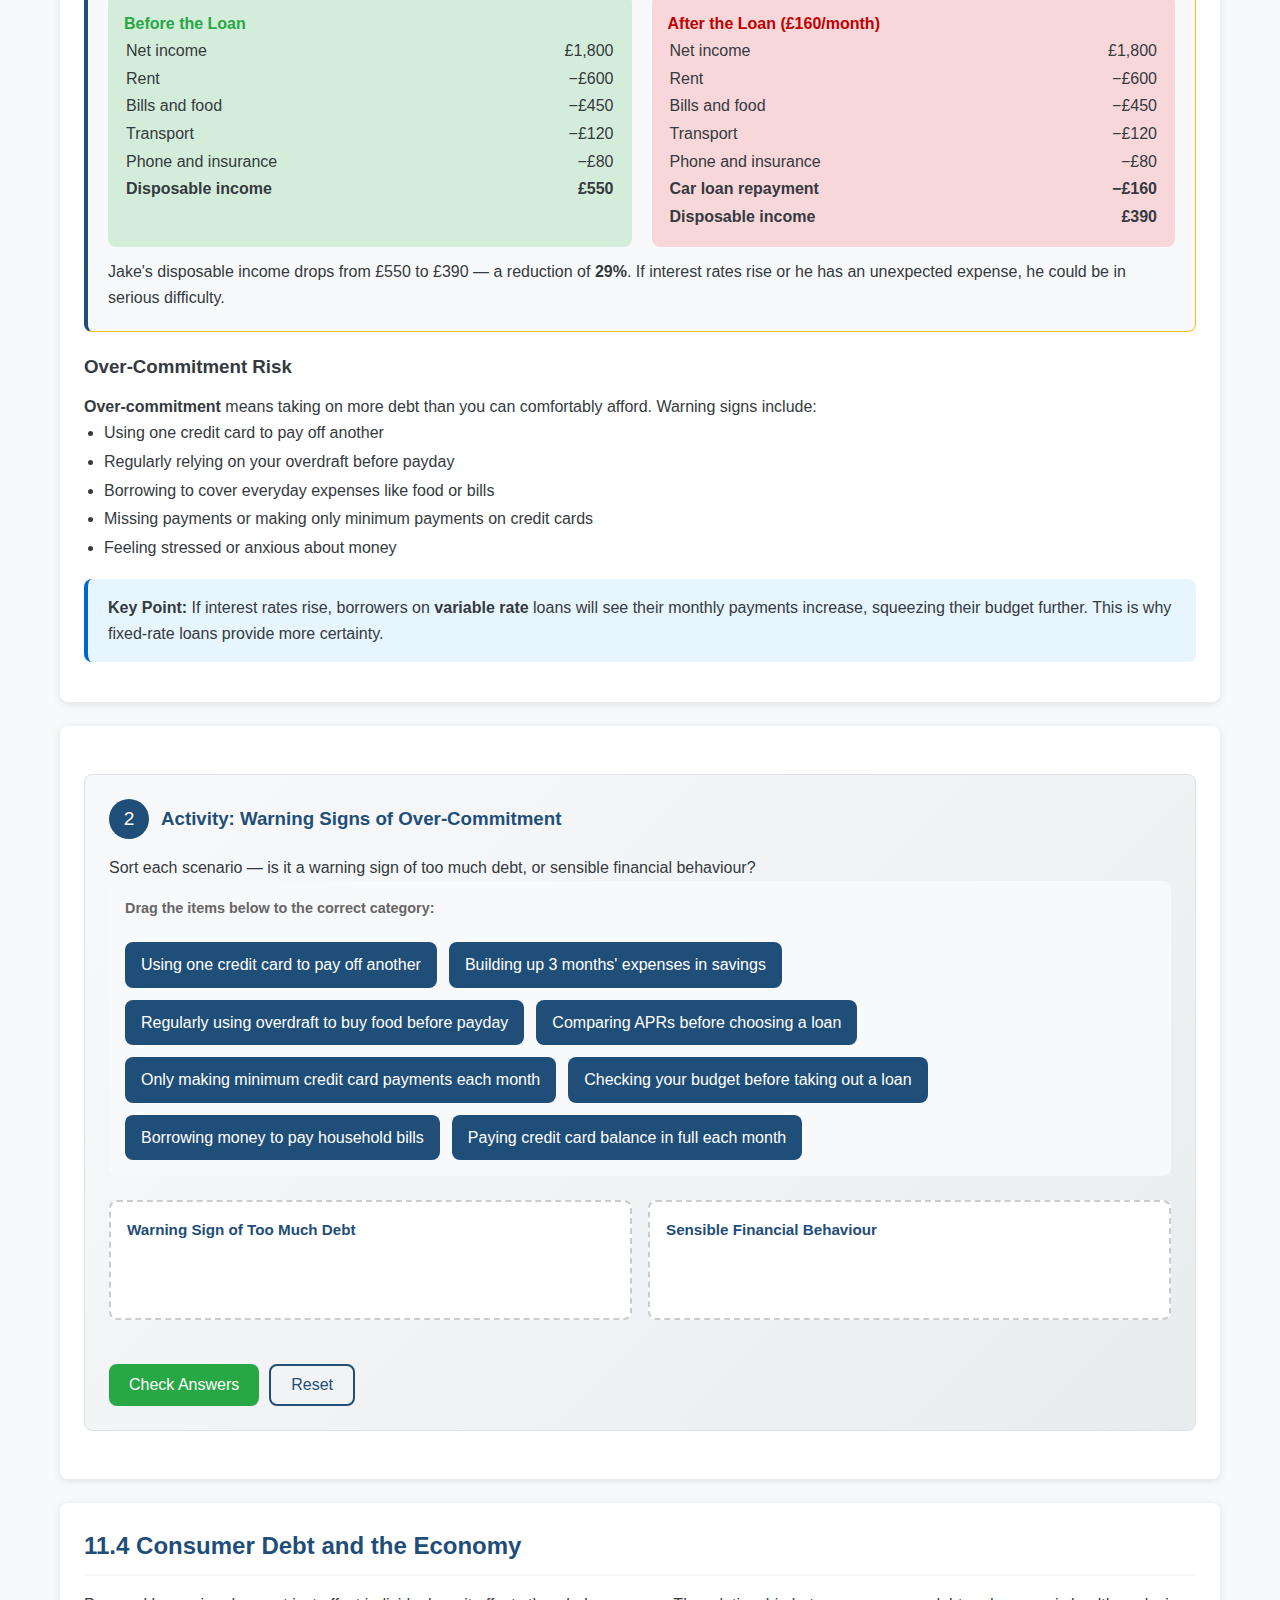
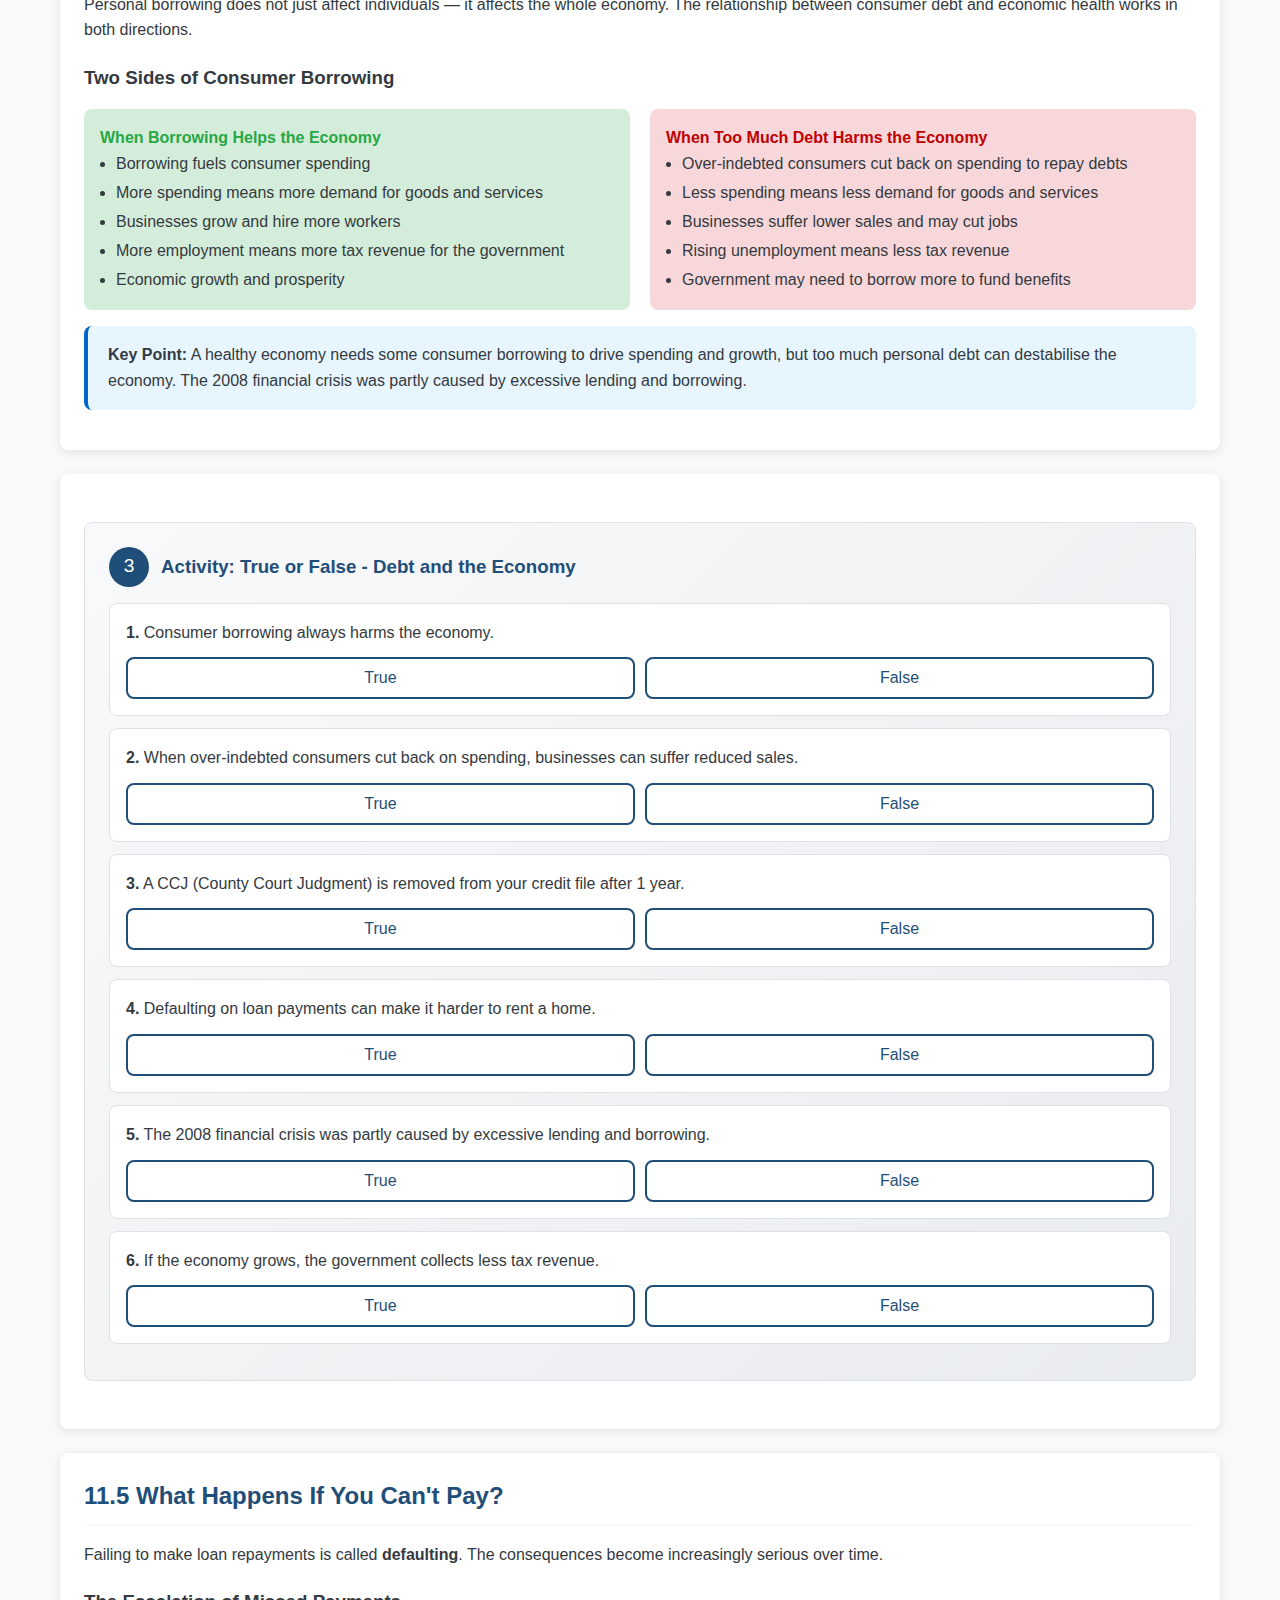
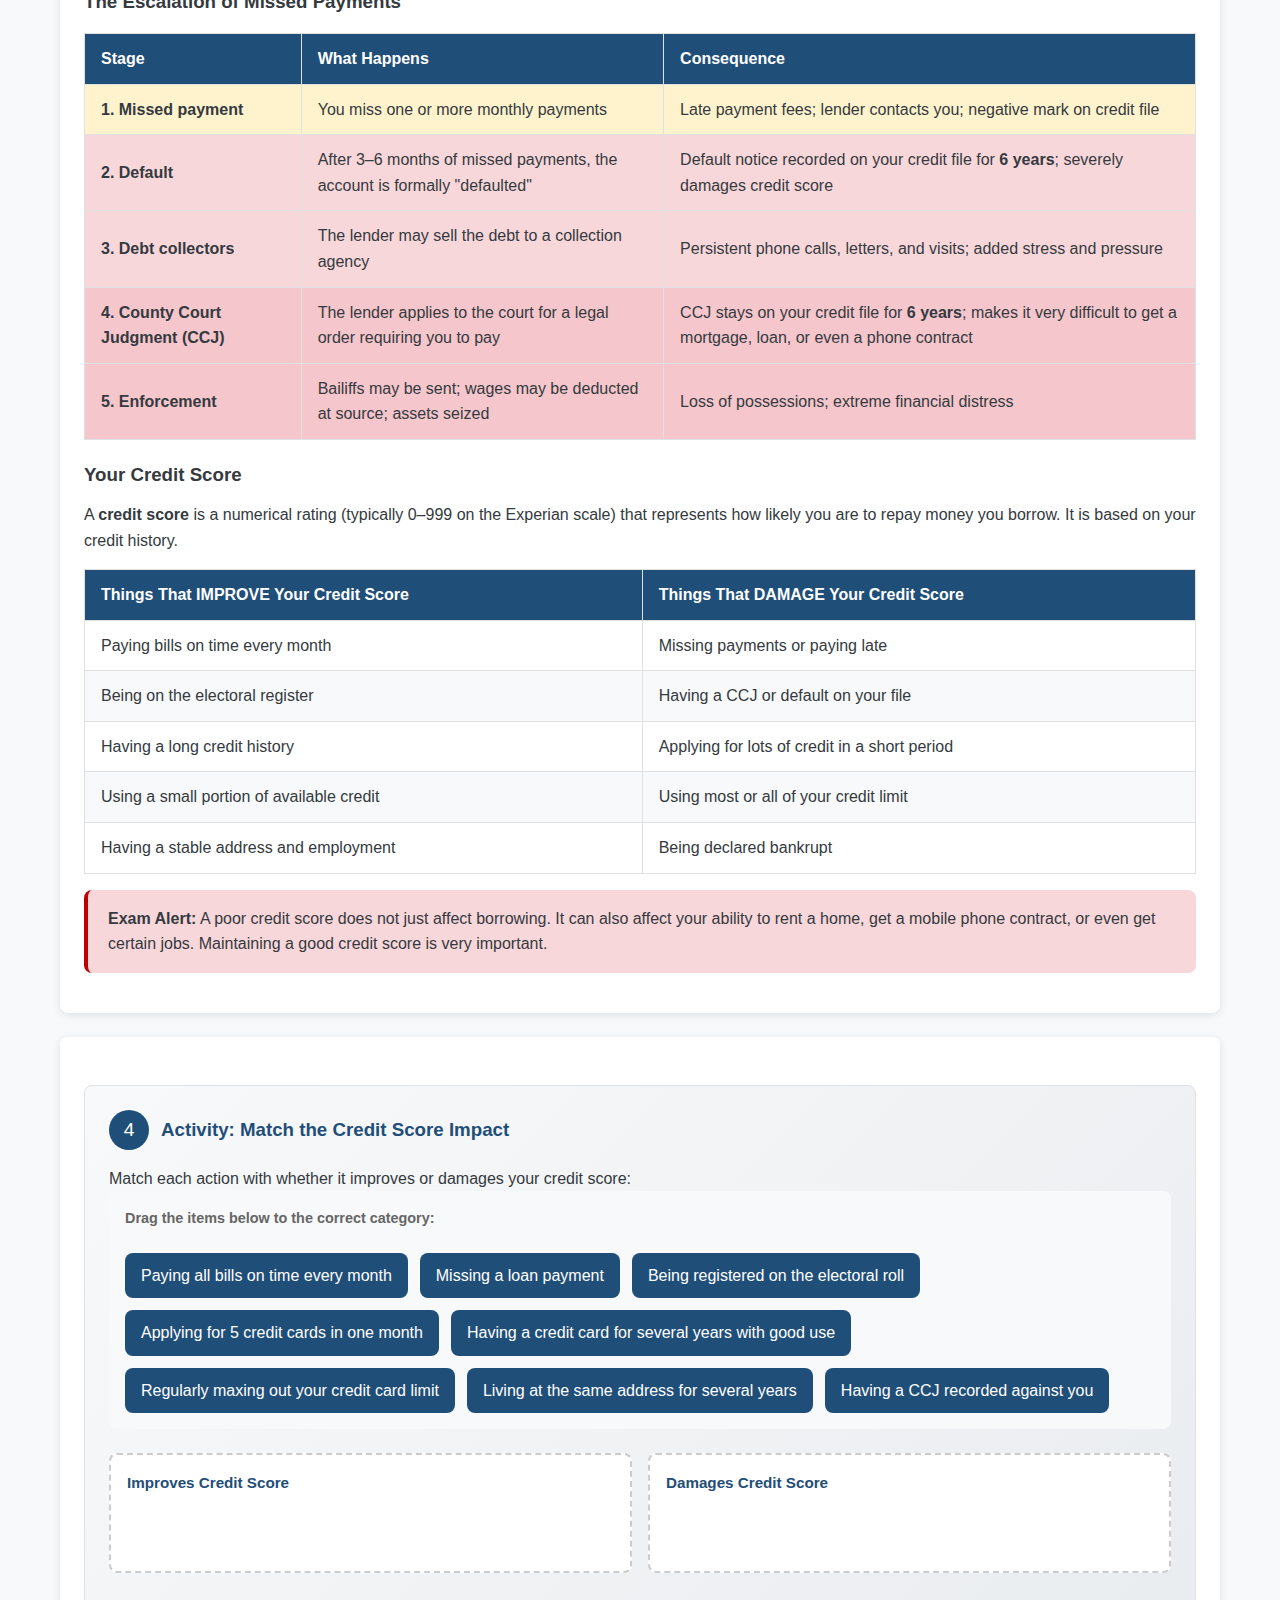
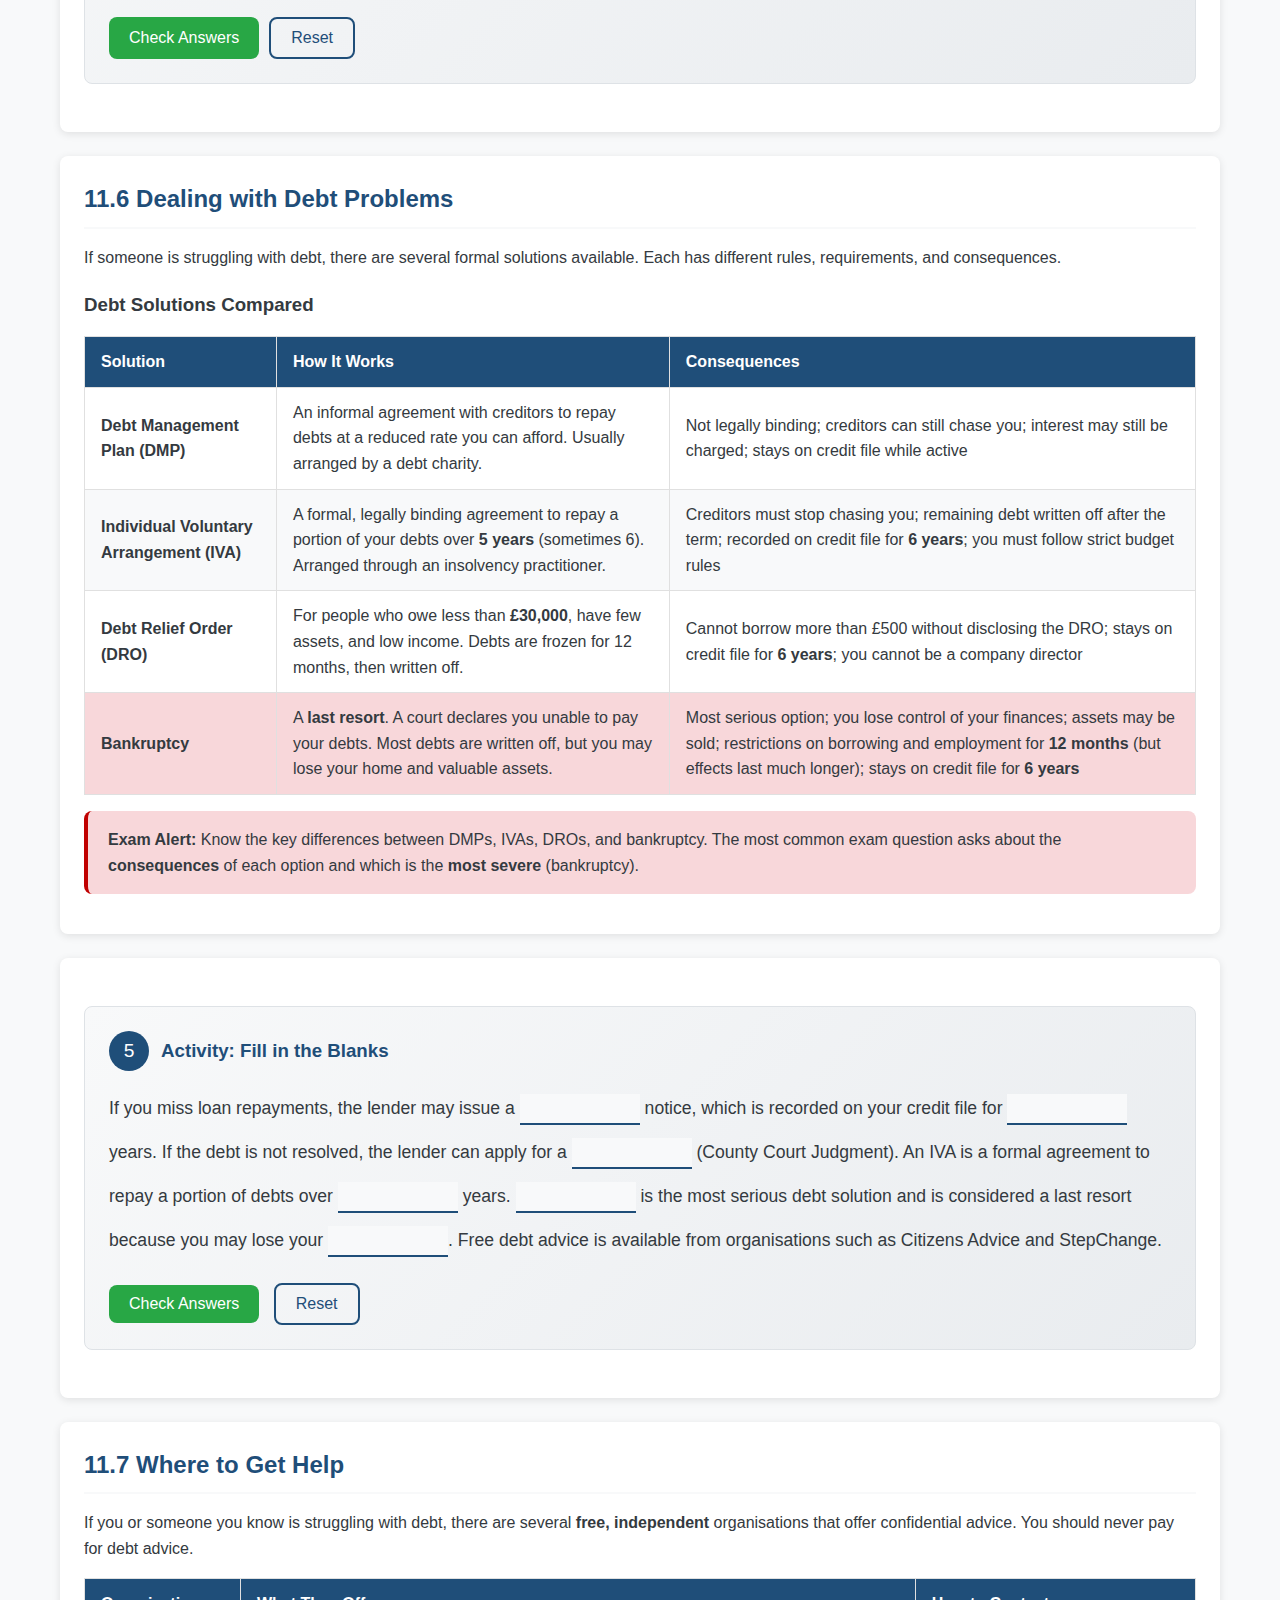
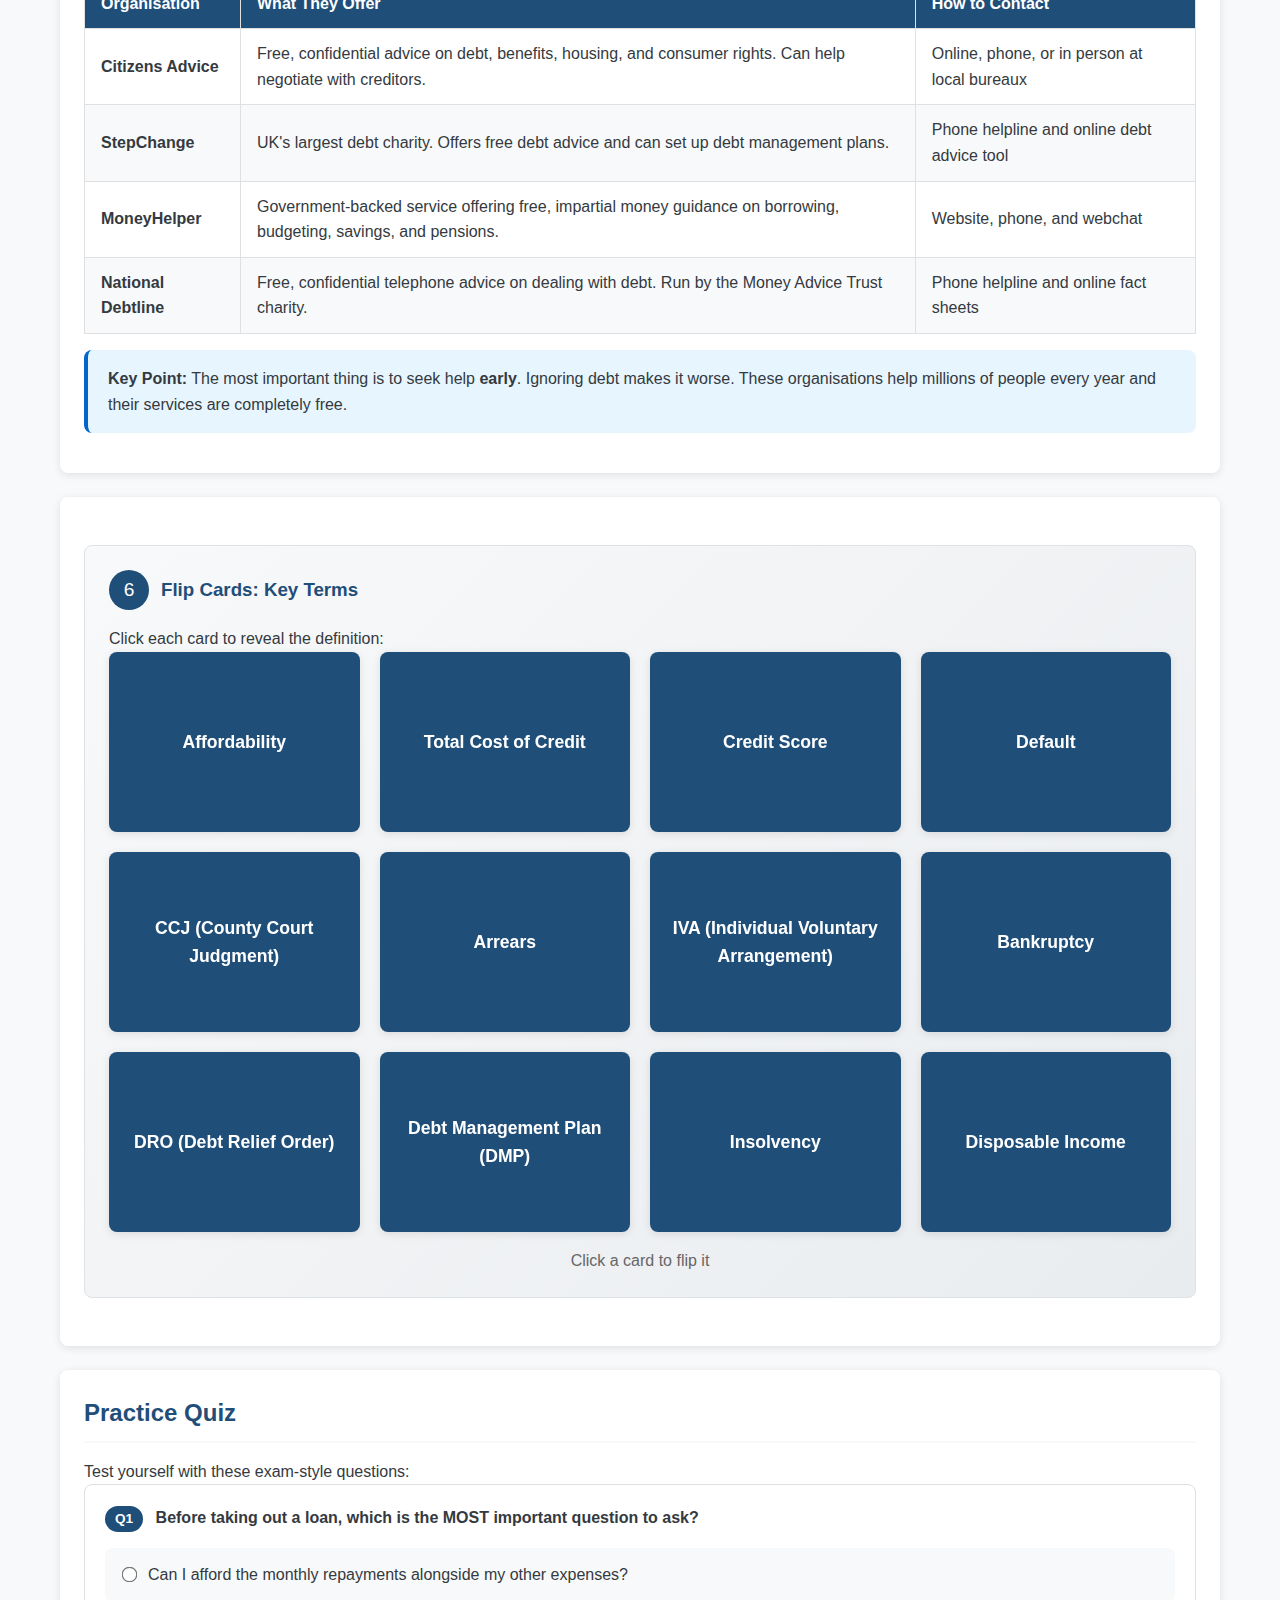
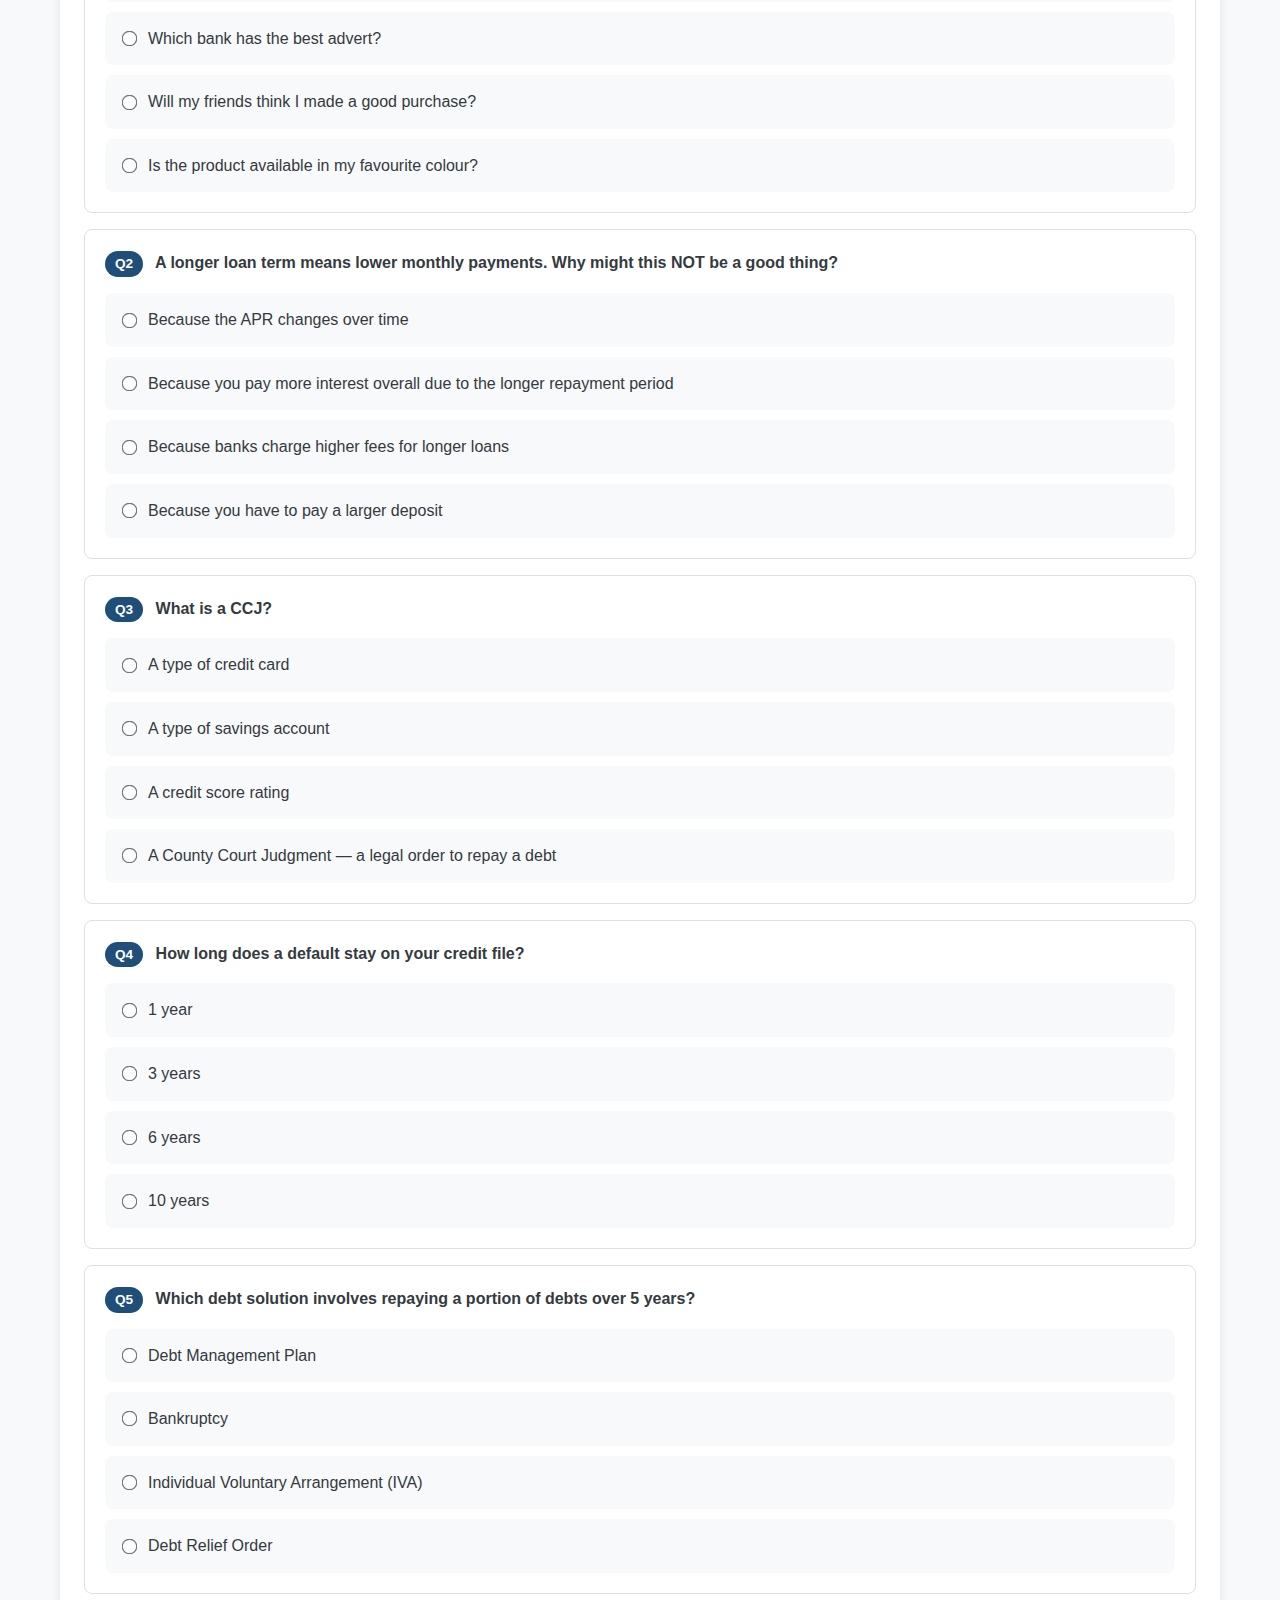
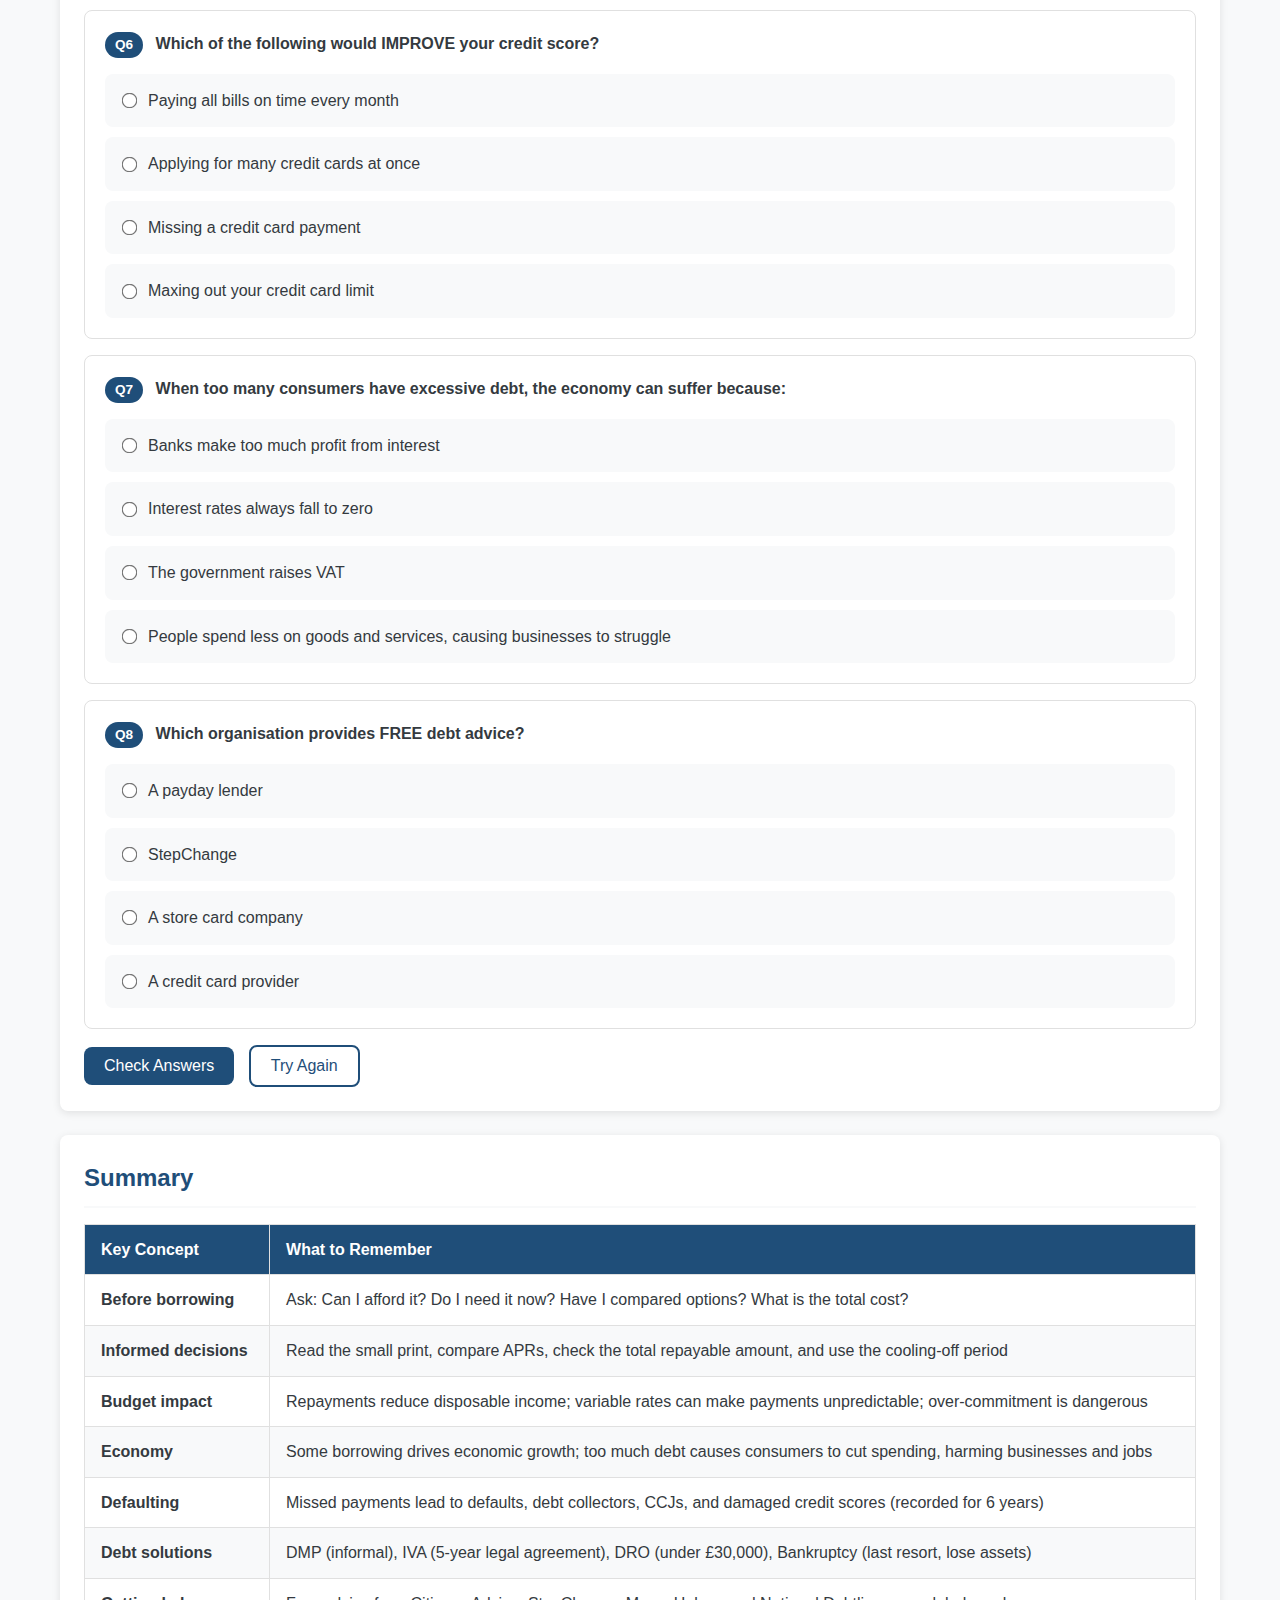
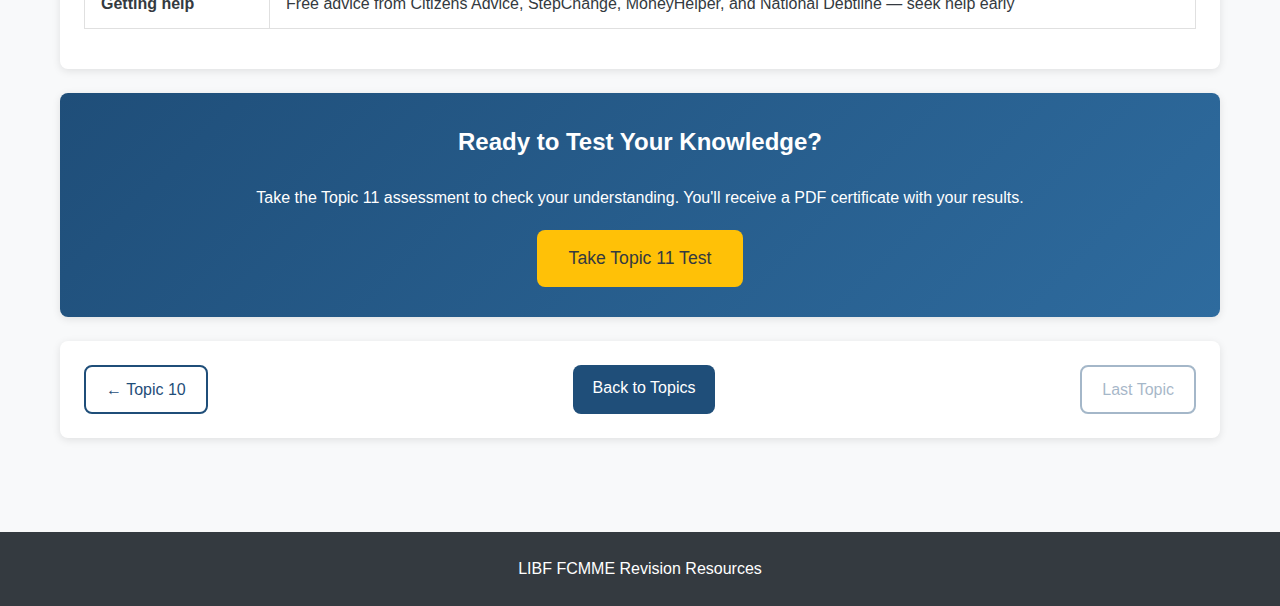
<file: CEF_Unit2/topics/topic-11-implications-borrowing/index.html>
<!DOCTYPE html>
<html lang="en">
<head>
    <meta charset="UTF-8">
    <meta name="viewport" content="width=device-width, initial-scale=1.0">
    <title>Topic 11: The Implications of Borrowing | LIBF FCMME Revision</title>
    <link rel="stylesheet" href="../../css/styles.css">
</head>
<body>
    <header>
        <div class="container">
            <h1>Topic 11: The Implications of Borrowing</h1>
            <p class="subtitle">LO7: Understand borrowing decisions, their impact on budgets and the economy, and the consequences of defaulting</p>
        </div>
    </header>

    <nav class="breadcrumb">
        <div class="container">
            <a href="../../index.html">Home</a>
            <span>&rsaquo;</span>
            <span>Topic 11</span>
        </div>
    </nav>

    <main>
        <div class="container">

            <!-- Learning Objectives -->
            <div class="section">
                <h2>What You Need to Learn</h2>
                <ul style="margin-left: 20px; line-height: 2;">
                    <li>Understand the key factors to consider before borrowing money</li>
                    <li>Know how to make informed borrowing decisions by reading the small print and comparing total costs</li>
                    <li>Understand how borrowing affects your personal budget and disposable income</li>
                    <li>Explain how consumer debt affects the wider economy</li>
                    <li>Know the consequences of defaulting on payments, including credit score damage and legal action</li>
                    <li>Understand debt solutions: debt management plans, IVAs, DROs, and bankruptcy</li>
                    <li>Know where to get help with debt problems</li>
                </ul>
            </div>

            <!-- 11.1 The Decision to Borrow -->
            <div class="section">
                <h2>11.1 The Decision to Borrow</h2>

                <p>Before taking on any form of borrowing, you should carefully consider whether it is the right decision. Borrowing costs money in the form of interest, so you always pay back more than you borrowed.</p>

                <h3>Four Questions to Ask Before Borrowing</h3>
                <table class="knowledge-table">
                    <thead>
                        <tr>
                            <th>Question</th>
                            <th>Why It Matters</th>
                        </tr>
                    </thead>
                    <tbody>
                        <tr>
                            <td><strong>1. Can I afford the repayments?</strong></td>
                            <td>Work out whether the monthly payments fit within your budget after essential expenses. If not, do not borrow.</td>
                        </tr>
                        <tr>
                            <td><strong>2. Do I need it now, or can I wait?</strong></td>
                            <td>If the purchase is not urgent, you could save up and avoid paying interest entirely.</td>
                        </tr>
                        <tr>
                            <td><strong>3. Have I compared all options?</strong></td>
                            <td>Different products have very different costs. Compare APRs, total repayable amounts, and terms before committing.</td>
                        </tr>
                        <tr>
                            <td><strong>4. What is the total cost including interest?</strong></td>
                            <td>A product may seem affordable per month, but the total cost over the full term might be much more than expected.</td>
                        </tr>
                    </tbody>
                </table>

                <div class="info-box tip">
                    <strong>Key Point:</strong> Monthly payments can be misleading. A lower monthly payment over a longer term often means you pay <strong>more interest overall</strong>. Always look at the total amount repaid, not just the monthly figure.
                </div>

                <div class="scenario-box" style="background: #f8f9fa; border-left: 4px solid var(--primary); padding: 20px; border-radius: 8px; margin: 20px 0;">
                    <h4>Example: The Same Loan, Two Different Terms</h4>
                    <p>Mia borrows &pound;8,000 at 7% APR:</p>
                    <table class="knowledge-table" style="margin-top: 12px;">
                        <thead>
                            <tr>
                                <th>Option</th>
                                <th>Term</th>
                                <th>Monthly Payment</th>
                                <th>Total Repaid</th>
                                <th>Total Interest</th>
                            </tr>
                        </thead>
                        <tbody>
                            <tr style="background: #d4edda;">
                                <td>A</td>
                                <td>3 years</td>
                                <td>&pound;247</td>
                                <td>&pound;8,892</td>
                                <td>&pound;892</td>
                            </tr>
                            <tr style="background: #f8d7da;">
                                <td>B</td>
                                <td>5 years</td>
                                <td>&pound;158</td>
                                <td>&pound;9,504</td>
                                <td>&pound;1,504</td>
                            </tr>
                        </tbody>
                    </table>
                    <p style="margin-top: 12px;">Option B has a lower monthly payment (&pound;158 vs &pound;247) but costs <strong>&pound;612 more in interest</strong> over the full term. The "cheaper" monthly payment is actually more expensive overall.</p>
                </div>
            </div>

            <!-- Activity 1: Decision to Borrow QuickCheck -->
            <div class="section">
                <div class="activity">
                    <div class="activity-header">
                        <div class="activity-icon">1</div>
                        <h3>Quick Check: Should You Borrow?</h3>
                    </div>
                    <div id="borrow-decision-quickcheck"></div>
                </div>
            </div>

            <!-- 11.2 Making Informed Decisions -->
            <div class="section">
                <h2>11.2 Making Informed Decisions</h2>

                <p>Being an informed borrower means understanding exactly what you are signing up for. Many people get into financial difficulty because they did not fully understand the terms of their borrowing.</p>

                <h3>What to Check Before Signing</h3>
                <table class="knowledge-table">
                    <thead>
                        <tr>
                            <th>Check</th>
                            <th>Why It Matters</th>
                        </tr>
                    </thead>
                    <tbody>
                        <tr>
                            <td><strong>The APR</strong></td>
                            <td>The standardised cost of borrowing &mdash; the lower the better. Compare across multiple lenders.</td>
                        </tr>
                        <tr>
                            <td><strong>Total repayable amount</strong></td>
                            <td>The full amount you will pay back including interest and fees. This shows the true cost.</td>
                        </tr>
                        <tr>
                            <td><strong>The small print</strong></td>
                            <td>Look for early repayment charges, penalty fees, what happens if you miss a payment, and whether the rate is fixed or variable.</td>
                        </tr>
                        <tr>
                            <td><strong>Affordability</strong></td>
                            <td>Lenders must carry out affordability checks, but you should also check for yourself: can you still afford essentials if your income drops?</td>
                        </tr>
                        <tr>
                            <td><strong>Cooling-off period</strong></td>
                            <td>Most credit agreements give you 14 days to cancel without penalty. Know your rights.</td>
                        </tr>
                    </tbody>
                </table>

                <div class="info-box danger">
                    <strong>Exam Alert:</strong> The exam may test whether you know the difference between the <strong>headline interest rate</strong> and the <strong>APR</strong>. The APR is always a better comparison tool because it includes fees as well as interest.
                </div>
            </div>

            <!-- 11.3 Impact on Personal Budget -->
            <div class="section">
                <h2>11.3 Impact of Borrowing on Personal Budget</h2>

                <p>Every loan repayment reduces your <strong>disposable income</strong> &mdash; the money you have left after essential expenses. The more you borrow, the less flexibility you have in your budget.</p>

                <div class="scenario-box" style="background: #f8f9fa; border-left: 4px solid var(--primary); padding: 20px; border-radius: 8px; margin: 20px 0;">
                    <h4>Example: How Borrowing Affects Jake's Budget</h4>
                    <p>Jake earns &pound;1,800 per month (net). Here is his budget before and after taking out a &pound;5,000 car loan:</p>

                    <div style="display: grid; grid-template-columns: 1fr 1fr; gap: 20px; margin-top: 16px;">
                        <div style="background: #d4edda; padding: 16px; border-radius: 8px;">
                            <h4 style="color: #28a745;">Before the Loan</h4>
                            <table style="width: 100%;">
                                <tr><td>Net income</td><td style="text-align: right;">&pound;1,800</td></tr>
                                <tr><td>Rent</td><td style="text-align: right;">&minus;&pound;600</td></tr>
                                <tr><td>Bills and food</td><td style="text-align: right;">&minus;&pound;450</td></tr>
                                <tr><td>Transport</td><td style="text-align: right;">&minus;&pound;120</td></tr>
                                <tr><td>Phone and insurance</td><td style="text-align: right;">&minus;&pound;80</td></tr>
                                <tr style="border-top: 2px solid #28a745; font-weight: bold;"><td>Disposable income</td><td style="text-align: right;">&pound;550</td></tr>
                            </table>
                        </div>
                        <div style="background: #f8d7da; padding: 16px; border-radius: 8px;">
                            <h4 style="color: #C00000;">After the Loan (&pound;160/month)</h4>
                            <table style="width: 100%;">
                                <tr><td>Net income</td><td style="text-align: right;">&pound;1,800</td></tr>
                                <tr><td>Rent</td><td style="text-align: right;">&minus;&pound;600</td></tr>
                                <tr><td>Bills and food</td><td style="text-align: right;">&minus;&pound;450</td></tr>
                                <tr><td>Transport</td><td style="text-align: right;">&minus;&pound;120</td></tr>
                                <tr><td>Phone and insurance</td><td style="text-align: right;">&minus;&pound;80</td></tr>
                                <tr><td><strong>Car loan repayment</strong></td><td style="text-align: right;"><strong>&minus;&pound;160</strong></td></tr>
                                <tr style="border-top: 2px solid #C00000; font-weight: bold;"><td>Disposable income</td><td style="text-align: right;">&pound;390</td></tr>
                            </table>
                        </div>
                    </div>

                    <p style="margin-top: 12px;">Jake's disposable income drops from &pound;550 to &pound;390 &mdash; a reduction of <strong>29%</strong>. If interest rates rise or he has an unexpected expense, he could be in serious difficulty.</p>
                </div>

                <h3>Over-Commitment Risk</h3>
                <p><strong>Over-commitment</strong> means taking on more debt than you can comfortably afford. Warning signs include:</p>
                <ul style="margin-left: 20px; line-height: 1.8;">
                    <li>Using one credit card to pay off another</li>
                    <li>Regularly relying on your overdraft before payday</li>
                    <li>Borrowing to cover everyday expenses like food or bills</li>
                    <li>Missing payments or making only minimum payments on credit cards</li>
                    <li>Feeling stressed or anxious about money</li>
                </ul>

                <div class="info-box tip">
                    <strong>Key Point:</strong> If interest rates rise, borrowers on <strong>variable rate</strong> loans will see their monthly payments increase, squeezing their budget further. This is why fixed-rate loans provide more certainty.
                </div>
            </div>

            <!-- Activity 2: Budget Impact Card Sort -->
            <div class="section">
                <div class="activity">
                    <div class="activity-header">
                        <div class="activity-icon">2</div>
                        <h3>Activity: Warning Signs of Over-Commitment</h3>
                    </div>
                    <p>Sort each scenario &mdash; is it a warning sign of too much debt, or sensible financial behaviour?</p>
                    <div id="overcommit-card-sort"></div>
                </div>
            </div>

            <!-- 11.4 Consumer Debt and the Economy -->
            <div class="section">
                <h2>11.4 Consumer Debt and the Economy</h2>

                <p>Personal borrowing does not just affect individuals &mdash; it affects the whole economy. The relationship between consumer debt and economic health works in both directions.</p>

                <h3>Two Sides of Consumer Borrowing</h3>
                <div style="display: grid; grid-template-columns: 1fr 1fr; gap: 20px; margin-top: 16px;">
                    <div style="background: #d4edda; padding: 16px; border-radius: 8px;">
                        <h4 style="color: #28a745;">When Borrowing Helps the Economy</h4>
                        <ul style="margin-left: 16px; line-height: 1.8;">
                            <li>Borrowing fuels consumer spending</li>
                            <li>More spending means more demand for goods and services</li>
                            <li>Businesses grow and hire more workers</li>
                            <li>More employment means more tax revenue for the government</li>
                            <li>Economic growth and prosperity</li>
                        </ul>
                    </div>
                    <div style="background: #f8d7da; padding: 16px; border-radius: 8px;">
                        <h4 style="color: #C00000;">When Too Much Debt Harms the Economy</h4>
                        <ul style="margin-left: 16px; line-height: 1.8;">
                            <li>Over-indebted consumers cut back on spending to repay debts</li>
                            <li>Less spending means less demand for goods and services</li>
                            <li>Businesses suffer lower sales and may cut jobs</li>
                            <li>Rising unemployment means less tax revenue</li>
                            <li>Government may need to borrow more to fund benefits</li>
                        </ul>
                    </div>
                </div>

                <div class="info-box tip">
                    <strong>Key Point:</strong> A healthy economy needs some consumer borrowing to drive spending and growth, but too much personal debt can destabilise the economy. The 2008 financial crisis was partly caused by excessive lending and borrowing.
                </div>
            </div>

            <!-- Activity 3: Economy True/False -->
            <div class="section">
                <div class="activity">
                    <div class="activity-header">
                        <div class="activity-icon">3</div>
                        <h3>Activity: True or False - Debt and the Economy</h3>
                    </div>
                    <div id="economy-true-false"></div>
                </div>
            </div>

            <!-- 11.5 What Happens If You Can't Pay -->
            <div class="section">
                <h2>11.5 What Happens If You Can't Pay?</h2>

                <p>Failing to make loan repayments is called <strong>defaulting</strong>. The consequences become increasingly serious over time.</p>

                <h3>The Escalation of Missed Payments</h3>
                <table class="knowledge-table">
                    <thead>
                        <tr>
                            <th>Stage</th>
                            <th>What Happens</th>
                            <th>Consequence</th>
                        </tr>
                    </thead>
                    <tbody>
                        <tr style="background: #fff3cd;">
                            <td><strong>1. Missed payment</strong></td>
                            <td>You miss one or more monthly payments</td>
                            <td>Late payment fees; lender contacts you; negative mark on credit file</td>
                        </tr>
                        <tr style="background: #f8d7da;">
                            <td><strong>2. Default</strong></td>
                            <td>After 3&ndash;6 months of missed payments, the account is formally "defaulted"</td>
                            <td>Default notice recorded on your credit file for <strong>6 years</strong>; severely damages credit score</td>
                        </tr>
                        <tr style="background: #f8d7da;">
                            <td><strong>3. Debt collectors</strong></td>
                            <td>The lender may sell the debt to a collection agency</td>
                            <td>Persistent phone calls, letters, and visits; added stress and pressure</td>
                        </tr>
                        <tr style="background: #f5c6cb;">
                            <td><strong>4. County Court Judgment (CCJ)</strong></td>
                            <td>The lender applies to the court for a legal order requiring you to pay</td>
                            <td>CCJ stays on your credit file for <strong>6 years</strong>; makes it very difficult to get a mortgage, loan, or even a phone contract</td>
                        </tr>
                        <tr style="background: #f5c6cb;">
                            <td><strong>5. Enforcement</strong></td>
                            <td>Bailiffs may be sent; wages may be deducted at source; assets seized</td>
                            <td>Loss of possessions; extreme financial distress</td>
                        </tr>
                    </tbody>
                </table>

                <h3>Your Credit Score</h3>
                <p>A <strong>credit score</strong> is a numerical rating (typically 0&ndash;999 on the Experian scale) that represents how likely you are to repay money you borrow. It is based on your credit history.</p>

                <table class="knowledge-table">
                    <thead>
                        <tr>
                            <th>Things That IMPROVE Your Credit Score</th>
                            <th>Things That DAMAGE Your Credit Score</th>
                        </tr>
                    </thead>
                    <tbody>
                        <tr>
                            <td>Paying bills on time every month</td>
                            <td>Missing payments or paying late</td>
                        </tr>
                        <tr>
                            <td>Being on the electoral register</td>
                            <td>Having a CCJ or default on your file</td>
                        </tr>
                        <tr>
                            <td>Having a long credit history</td>
                            <td>Applying for lots of credit in a short period</td>
                        </tr>
                        <tr>
                            <td>Using a small portion of available credit</td>
                            <td>Using most or all of your credit limit</td>
                        </tr>
                        <tr>
                            <td>Having a stable address and employment</td>
                            <td>Being declared bankrupt</td>
                        </tr>
                    </tbody>
                </table>

                <div class="info-box danger">
                    <strong>Exam Alert:</strong> A poor credit score does not just affect borrowing. It can also affect your ability to rent a home, get a mobile phone contract, or even get certain jobs. Maintaining a good credit score is very important.
                </div>
            </div>

            <!-- Activity 4: Credit Score Matching -->
            <div class="section">
                <div class="activity">
                    <div class="activity-header">
                        <div class="activity-icon">4</div>
                        <h3>Activity: Match the Credit Score Impact</h3>
                    </div>
                    <p>Match each action with whether it improves or damages your credit score:</p>
                    <div id="credit-score-sort"></div>
                </div>
            </div>

            <!-- 11.6 Dealing with Debt Problems -->
            <div class="section">
                <h2>11.6 Dealing with Debt Problems</h2>

                <p>If someone is struggling with debt, there are several formal solutions available. Each has different rules, requirements, and consequences.</p>

                <h3>Debt Solutions Compared</h3>
                <table class="knowledge-table">
                    <thead>
                        <tr>
                            <th>Solution</th>
                            <th>How It Works</th>
                            <th>Consequences</th>
                        </tr>
                    </thead>
                    <tbody>
                        <tr>
                            <td><strong>Debt Management Plan (DMP)</strong></td>
                            <td>An informal agreement with creditors to repay debts at a reduced rate you can afford. Usually arranged by a debt charity.</td>
                            <td>Not legally binding; creditors can still chase you; interest may still be charged; stays on credit file while active</td>
                        </tr>
                        <tr>
                            <td><strong>Individual Voluntary Arrangement (IVA)</strong></td>
                            <td>A formal, legally binding agreement to repay a portion of your debts over <strong>5 years</strong> (sometimes 6). Arranged through an insolvency practitioner.</td>
                            <td>Creditors must stop chasing you; remaining debt written off after the term; recorded on credit file for <strong>6 years</strong>; you must follow strict budget rules</td>
                        </tr>
                        <tr>
                            <td><strong>Debt Relief Order (DRO)</strong></td>
                            <td>For people who owe less than <strong>&pound;30,000</strong>, have few assets, and low income. Debts are frozen for 12 months, then written off.</td>
                            <td>Cannot borrow more than &pound;500 without disclosing the DRO; stays on credit file for <strong>6 years</strong>; you cannot be a company director</td>
                        </tr>
                        <tr style="background: #f8d7da;">
                            <td><strong>Bankruptcy</strong></td>
                            <td>A <strong>last resort</strong>. A court declares you unable to pay your debts. Most debts are written off, but you may lose your home and valuable assets.</td>
                            <td>Most serious option; you lose control of your finances; assets may be sold; restrictions on borrowing and employment for <strong>12 months</strong> (but effects last much longer); stays on credit file for <strong>6 years</strong></td>
                        </tr>
                    </tbody>
                </table>

                <div class="info-box danger">
                    <strong>Exam Alert:</strong> Know the key differences between DMPs, IVAs, DROs, and bankruptcy. The most common exam question asks about the <strong>consequences</strong> of each option and which is the <strong>most severe</strong> (bankruptcy).
                </div>
            </div>

            <!-- Activity 5: Fill in the Blanks -->
            <div class="section">
                <div class="activity">
                    <div class="activity-header">
                        <div class="activity-icon">5</div>
                        <h3>Activity: Fill in the Blanks</h3>
                    </div>
                    <div id="debt-fill-blanks"></div>
                </div>
            </div>

            <!-- 11.7 Where to Get Help -->
            <div class="section">
                <h2>11.7 Where to Get Help</h2>

                <p>If you or someone you know is struggling with debt, there are several <strong>free, independent</strong> organisations that offer confidential advice. You should never pay for debt advice.</p>

                <table class="knowledge-table">
                    <thead>
                        <tr>
                            <th>Organisation</th>
                            <th>What They Offer</th>
                            <th>How to Contact</th>
                        </tr>
                    </thead>
                    <tbody>
                        <tr>
                            <td><strong>Citizens Advice</strong></td>
                            <td>Free, confidential advice on debt, benefits, housing, and consumer rights. Can help negotiate with creditors.</td>
                            <td>Online, phone, or in person at local bureaux</td>
                        </tr>
                        <tr>
                            <td><strong>StepChange</strong></td>
                            <td>UK's largest debt charity. Offers free debt advice and can set up debt management plans.</td>
                            <td>Phone helpline and online debt advice tool</td>
                        </tr>
                        <tr>
                            <td><strong>MoneyHelper</strong></td>
                            <td>Government-backed service offering free, impartial money guidance on borrowing, budgeting, savings, and pensions.</td>
                            <td>Website, phone, and webchat</td>
                        </tr>
                        <tr>
                            <td><strong>National Debtline</strong></td>
                            <td>Free, confidential telephone advice on dealing with debt. Run by the Money Advice Trust charity.</td>
                            <td>Phone helpline and online fact sheets</td>
                        </tr>
                    </tbody>
                </table>

                <div class="info-box tip">
                    <strong>Key Point:</strong> The most important thing is to seek help <strong>early</strong>. Ignoring debt makes it worse. These organisations help millions of people every year and their services are completely free.
                </div>
            </div>

            <!-- Activity 6: Flip Cards - Key Terms -->
            <div class="section">
                <div class="activity">
                    <div class="activity-header">
                        <div class="activity-icon">6</div>
                        <h3>Flip Cards: Key Terms</h3>
                    </div>
                    <p>Click each card to reveal the definition:</p>
                    <div id="topic11-flip-cards"></div>
                </div>
            </div>

            <!-- Practice Quiz -->
            <div class="section">
                <h2>Practice Quiz</h2>
                <p>Test yourself with these exam-style questions:</p>
                <div id="topic11-practice-quiz"></div>
            </div>

            <!-- Summary -->
            <div class="section">
                <h2>Summary</h2>
                <table class="knowledge-table">
                    <thead>
                        <tr>
                            <th>Key Concept</th>
                            <th>What to Remember</th>
                        </tr>
                    </thead>
                    <tbody>
                        <tr>
                            <td><strong>Before borrowing</strong></td>
                            <td>Ask: Can I afford it? Do I need it now? Have I compared options? What is the total cost?</td>
                        </tr>
                        <tr>
                            <td><strong>Informed decisions</strong></td>
                            <td>Read the small print, compare APRs, check the total repayable amount, and use the cooling-off period</td>
                        </tr>
                        <tr>
                            <td><strong>Budget impact</strong></td>
                            <td>Repayments reduce disposable income; variable rates can make payments unpredictable; over-commitment is dangerous</td>
                        </tr>
                        <tr>
                            <td><strong>Economy</strong></td>
                            <td>Some borrowing drives economic growth; too much debt causes consumers to cut spending, harming businesses and jobs</td>
                        </tr>
                        <tr>
                            <td><strong>Defaulting</strong></td>
                            <td>Missed payments lead to defaults, debt collectors, CCJs, and damaged credit scores (recorded for 6 years)</td>
                        </tr>
                        <tr>
                            <td><strong>Debt solutions</strong></td>
                            <td>DMP (informal), IVA (5-year legal agreement), DRO (under &pound;30,000), Bankruptcy (last resort, lose assets)</td>
                        </tr>
                        <tr>
                            <td><strong>Getting help</strong></td>
                            <td>Free advice from Citizens Advice, StepChange, MoneyHelper, and National Debtline &mdash; seek help early</td>
                        </tr>
                    </tbody>
                </table>
            </div>

            <!-- Take the Test -->
            <div class="section" style="text-align: center; background: linear-gradient(135deg, #1F4E79, #2E6B9E); color: white; padding: 30px;">
                <h2 style="color: white; border: none; margin-bottom: 15px;">Ready to Test Your Knowledge?</h2>
                <p style="margin-bottom: 20px;">Take the Topic 11 assessment to check your understanding. You'll receive a PDF certificate with your results.</p>
                <a href="../../tests/topic-11-test.html" class="btn btn-warning" style="font-size: 1.1rem; padding: 14px 32px;">Take Topic 11 Test</a>
            </div>

            <!-- Navigation -->
            <div class="section" style="display: flex; justify-content: space-between; flex-wrap: wrap; gap: 10px;">
                <a href="../topic-10-borrowing-products/index.html" class="btn btn-outline">&larr; Topic 10</a>
                <a href="../../index.html" class="btn btn-primary">Back to Topics</a>
                <span class="btn btn-outline" style="opacity: 0.4; cursor: default;">Last Topic</span>
            </div>

        </div>
    </main>

    <footer>
        <div class="container">
            <p>LIBF FCMME Revision Resources</p>
        </div>
    </footer>

    <script src="../../js/quiz.js"></script>
    <script src="../../js/card-sort.js"></script>
    <script src="../../js/activities.js"></script>

    <script>
        // Activity 1: Decision to Borrow QuickCheck
        new QuickCheck('borrow-decision-quickcheck',
            'Mia borrows £8,000 at 7% APR over 3 years and repays £8,892 in total. Over 5 years she would repay £9,504. Why does the 5-year option cost more despite having lower monthly payments?',
            ['The APR is higher over 5 years', 'She borrows more money over 5 years', 'Interest is charged for 2 extra years, so total interest is higher', 'The lender adds extra fees for longer loans'],
            2,
            'The APR is the same (7%), but interest is charged for 5 years instead of 3. The longer you borrow, the more interest accumulates. The lower monthly payment of £158 looks attractive but costs £612 more in total interest than the 3-year option.'
        );

        // Activity 2: Over-Commitment Card Sort
        new CardSort('overcommit-card-sort',
            [
                { id: 'card-to-card', text: 'Using one credit card to pay off another' },
                { id: 'emergency-fund', text: 'Building up 3 months\' expenses in savings' },
                { id: 'overdraft-food', text: 'Regularly using overdraft to buy food before payday' },
                { id: 'compare-apr', text: 'Comparing APRs before choosing a loan' },
                { id: 'min-payment', text: 'Only making minimum credit card payments each month' },
                { id: 'budget-check', text: 'Checking your budget before taking out a loan' },
                { id: 'borrow-bills', text: 'Borrowing money to pay household bills' },
                { id: 'pay-full', text: 'Paying credit card balance in full each month' }
            ],
            [
                { id: 'warning', title: 'Warning Sign of Too Much Debt', correctTerms: ['card-to-card', 'overdraft-food', 'min-payment', 'borrow-bills'] },
                { id: 'sensible', title: 'Sensible Financial Behaviour', correctTerms: ['emergency-fund', 'compare-apr', 'budget-check', 'pay-full'] }
            ]
        );

        // Activity 3: Economy True/False
        new TrueFalse('economy-true-false', [
            {
                statement: 'Consumer borrowing always harms the economy.',
                isTrue: false,
                explanation: 'Some consumer borrowing is good for the economy because it fuels spending, which supports businesses and jobs. It is only when debt becomes excessive that it causes problems.'
            },
            {
                statement: 'When over-indebted consumers cut back on spending, businesses can suffer reduced sales.',
                isTrue: true,
                explanation: 'Correct! If many consumers are using their income to repay debts instead of spending, demand for goods and services falls. This can lead to business closures and job losses.'
            },
            {
                statement: 'A CCJ (County Court Judgment) is removed from your credit file after 1 year.',
                isTrue: false,
                explanation: 'A CCJ stays on your credit file for 6 years, not 1 year. It makes it very difficult to get a mortgage, loan, or even a mobile phone contract during that time.'
            },
            {
                statement: 'Defaulting on loan payments can make it harder to rent a home.',
                isTrue: true,
                explanation: 'Correct! Many landlords and letting agents check credit scores. A default on your credit file can make it difficult to pass these checks, affecting your ability to rent.'
            },
            {
                statement: 'The 2008 financial crisis was partly caused by excessive lending and borrowing.',
                isTrue: true,
                explanation: 'Correct! Banks lent money to people who could not afford to repay (especially mortgages). When borrowers defaulted, banks suffered huge losses, triggering a global recession.'
            },
            {
                statement: 'If the economy grows, the government collects less tax revenue.',
                isTrue: false,
                explanation: 'When the economy grows, more people are employed and businesses earn more. This means more income tax, National Insurance, and VAT is collected — so government tax revenue INCREASES.'
            }
        ]);

        // Activity 4: Credit Score Card Sort
        new CardSort('credit-score-sort',
            [
                { id: 'pay-time', text: 'Paying all bills on time every month' },
                { id: 'missed-payment', text: 'Missing a loan payment' },
                { id: 'electoral', text: 'Being registered on the electoral roll' },
                { id: 'many-apps', text: 'Applying for 5 credit cards in one month' },
                { id: 'long-history', text: 'Having a credit card for several years with good use' },
                { id: 'max-limit', text: 'Regularly maxing out your credit card limit' },
                { id: 'stable-address', text: 'Living at the same address for several years' },
                { id: 'ccj', text: 'Having a CCJ recorded against you' }
            ],
            [
                { id: 'improves', title: 'Improves Credit Score', correctTerms: ['pay-time', 'electoral', 'long-history', 'stable-address'] },
                { id: 'damages', title: 'Damages Credit Score', correctTerms: ['missed-payment', 'many-apps', 'max-limit', 'ccj'] }
            ]
        );

        // Activity 5: Fill in the Blanks
        new FillBlanks('debt-fill-blanks',
            'If you miss loan repayments, the lender may issue a {0} notice, which is recorded on your credit file for {1} years. If the debt is not resolved, the lender can apply for a {2} (County Court Judgment). An IVA is a formal agreement to repay a portion of debts over {3} years. {4} is the most serious debt solution and is considered a last resort because you may lose your {5}. Free debt advice is available from organisations such as Citizens Advice and StepChange.',
            ['default', '6', 'CCJ', '5', 'Bankruptcy', 'assets']
        );

        // Activity 6: Flip Cards
        new FlipCards('topic11-flip-cards', [
            { front: 'Affordability', back: 'Whether someone can comfortably afford loan repayments alongside their other essential expenses. Lenders must carry out affordability checks before lending.' },
            { front: 'Total Cost of Credit', back: 'The total amount repaid minus the amount originally borrowed. Shows how much the borrowing actually costs in interest and fees.' },
            { front: 'Credit Score', back: 'A numerical rating (e.g. 0-999) that shows how likely you are to repay borrowed money. Based on your credit history. Affects your ability to borrow, rent, and more.' },
            { front: 'Default', back: 'When a borrower fails to make payments as agreed. Formally recorded on a credit file after 3-6 months of missed payments and stays for 6 years.' },
            { front: 'CCJ (County Court Judgment)', back: 'A court order that legally requires you to repay a debt. Stays on your credit file for 6 years and severely limits your ability to borrow or rent.' },
            { front: 'Arrears', back: 'Being behind on payments — owing money that should have already been paid. E.g. "two months in arrears" means two payments have been missed.' },
            { front: 'IVA (Individual Voluntary Arrangement)', back: 'A formal, legally binding agreement to repay a portion of your debts over 5 years. Remaining debt is written off at the end.' },
            { front: 'Bankruptcy', back: 'A last-resort legal declaration that you cannot pay your debts. Most debts are written off, but you may lose your home and assets. Serious long-term consequences.' },
            { front: 'DRO (Debt Relief Order)', back: 'For people owing less than £30,000 with low income and few assets. Debts are frozen for 12 months then written off.' },
            { front: 'Debt Management Plan (DMP)', back: 'An informal agreement with creditors to repay debts at a reduced rate you can afford. Not legally binding. Usually arranged by a debt charity.' },
            { front: 'Insolvency', back: 'When a person or business cannot pay their debts as they fall due. IVAs, DROs, and bankruptcy are all forms of insolvency.' },
            { front: 'Disposable Income', back: 'The money remaining after essential expenses (rent, bills, food, transport) have been paid. Loan repayments reduce this amount.' }
        ]);

        // Practice Quiz
        new Quiz('topic11-practice-quiz', [
            {
                question: 'Before taking out a loan, which is the MOST important question to ask?',
                options: ['Can I afford the monthly repayments alongside my other expenses?', 'Which bank has the best advert?', 'Will my friends think I made a good purchase?', 'Is the product available in my favourite colour?'],
                correct: 0,
                explanation: 'Affordability is the most important factor. You must ensure you can comfortably make the repayments without sacrificing essential expenses or becoming over-committed.'
            },
            {
                question: 'A longer loan term means lower monthly payments. Why might this NOT be a good thing?',
                options: ['Because the APR changes over time', 'Because you pay more interest overall due to the longer repayment period', 'Because banks charge higher fees for longer loans', 'Because you have to pay a larger deposit'],
                correct: 1,
                explanation: 'Interest is charged over a longer period, so the total amount of interest paid is higher — even though each monthly payment is smaller. Always check the total repayable amount.'
            },
            {
                question: 'What is a CCJ?',
                options: ['A type of credit card', 'A type of savings account', 'A credit score rating', 'A County Court Judgment — a legal order to repay a debt'],
                correct: 3,
                explanation: 'A County Court Judgment (CCJ) is a court order requiring you to repay a debt. It stays on your credit file for 6 years and makes it very difficult to borrow or rent.'
            },
            {
                question: 'How long does a default stay on your credit file?',
                options: ['1 year', '3 years', '6 years', '10 years'],
                correct: 2,
                explanation: 'A default remains on your credit file for 6 years from the date it was recorded. This applies to defaults, CCJs, and most other negative credit entries.'
            },
            {
                question: 'Which debt solution involves repaying a portion of debts over 5 years?',
                options: ['Debt Management Plan', 'Bankruptcy', 'Individual Voluntary Arrangement (IVA)', 'Debt Relief Order'],
                correct: 2,
                explanation: 'An IVA is a formal, legally binding agreement to repay a portion of your debts over 5 years. Any remaining debt is written off at the end of the term.'
            },
            {
                question: 'Which of the following would IMPROVE your credit score?',
                options: ['Paying all bills on time every month', 'Applying for many credit cards at once', 'Missing a credit card payment', 'Maxing out your credit card limit'],
                correct: 0,
                explanation: 'Consistently paying bills on time is one of the best ways to build and maintain a good credit score. It shows lenders you are reliable.'
            },
            {
                question: 'When too many consumers have excessive debt, the economy can suffer because:',
                options: ['Banks make too much profit from interest', 'Interest rates always fall to zero', 'The government raises VAT', 'People spend less on goods and services, causing businesses to struggle'],
                correct: 3,
                explanation: 'Over-indebted consumers spend less because their income goes towards debt repayment. Reduced spending means lower demand for goods, leading to business closures and job losses.'
            },
            {
                question: 'Which organisation provides FREE debt advice?',
                options: ['A payday lender', 'StepChange', 'A store card company', 'A credit card provider'],
                correct: 1,
                explanation: 'StepChange is the UK\'s largest debt charity and provides free, confidential debt advice. Other free sources include Citizens Advice, MoneyHelper, and National Debtline. Never pay for debt advice.'
            }
        ]);
    </script>
</body>
</html>
</file>
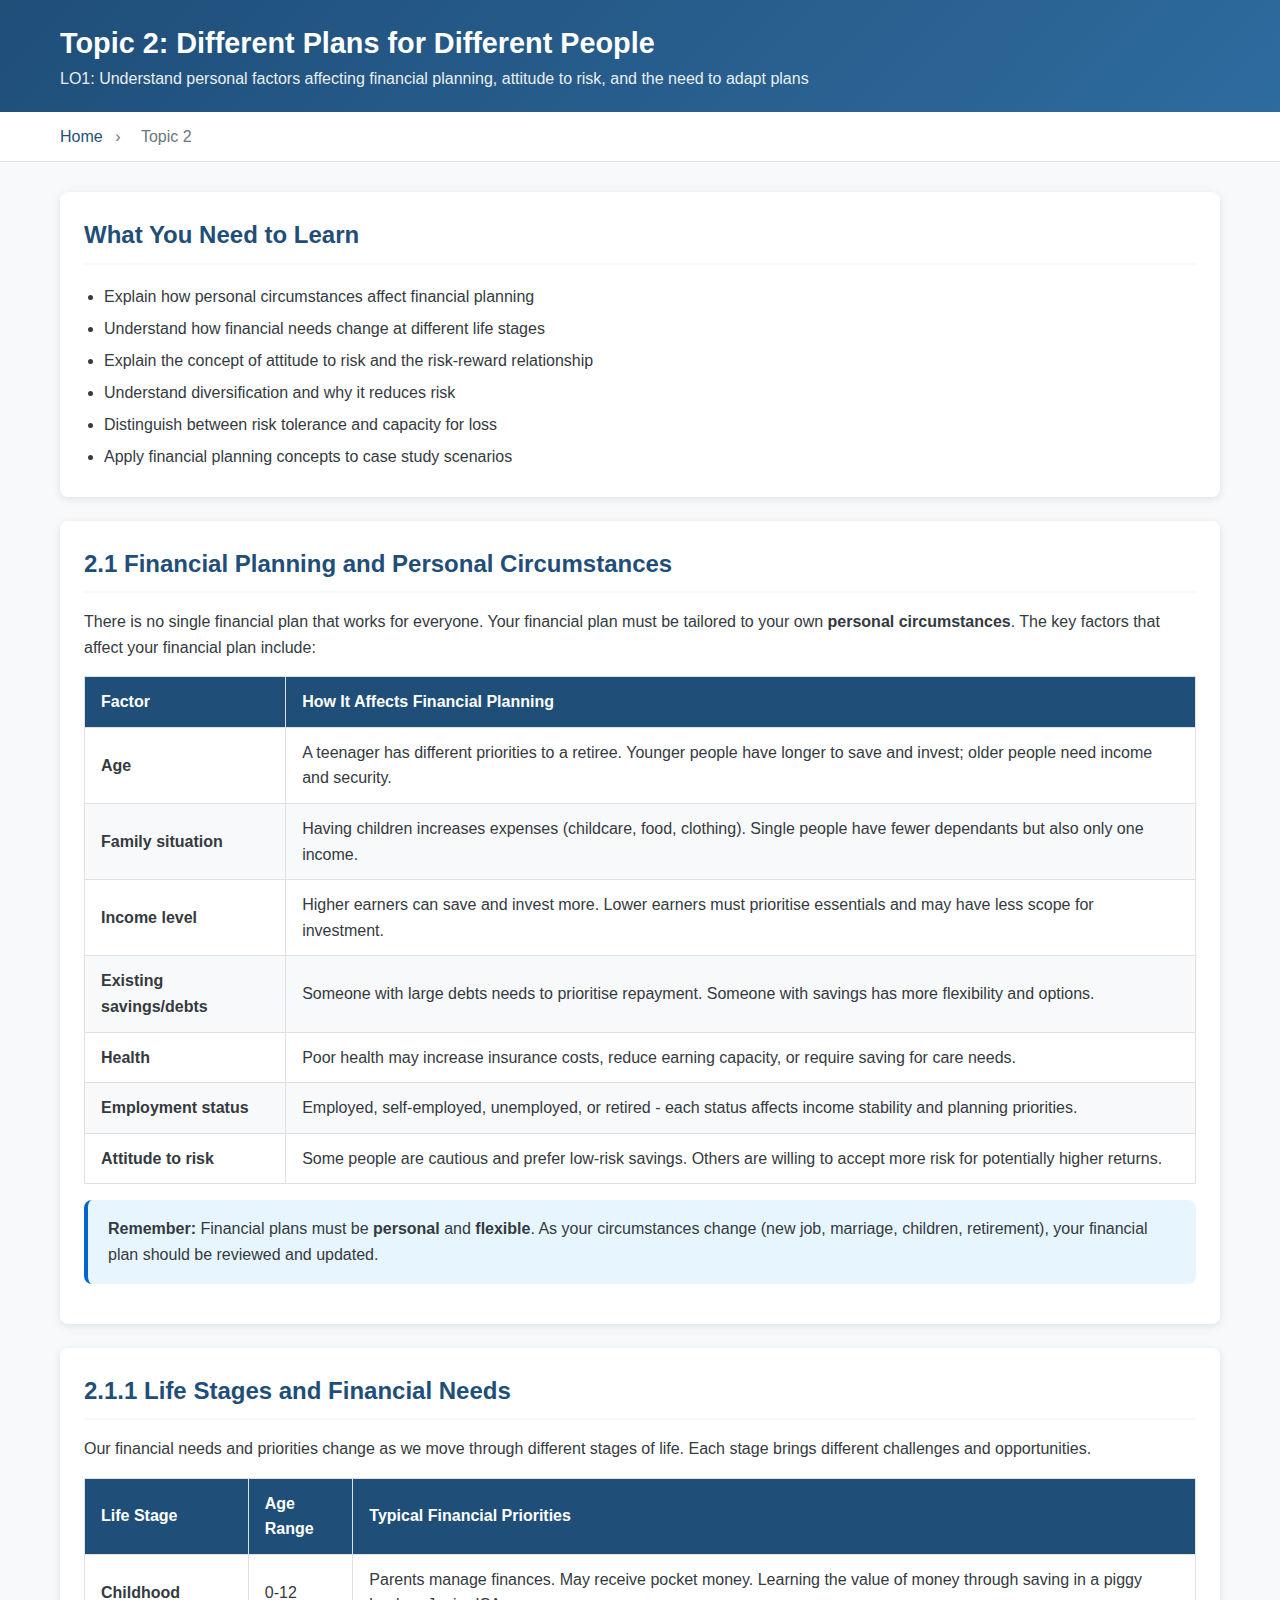
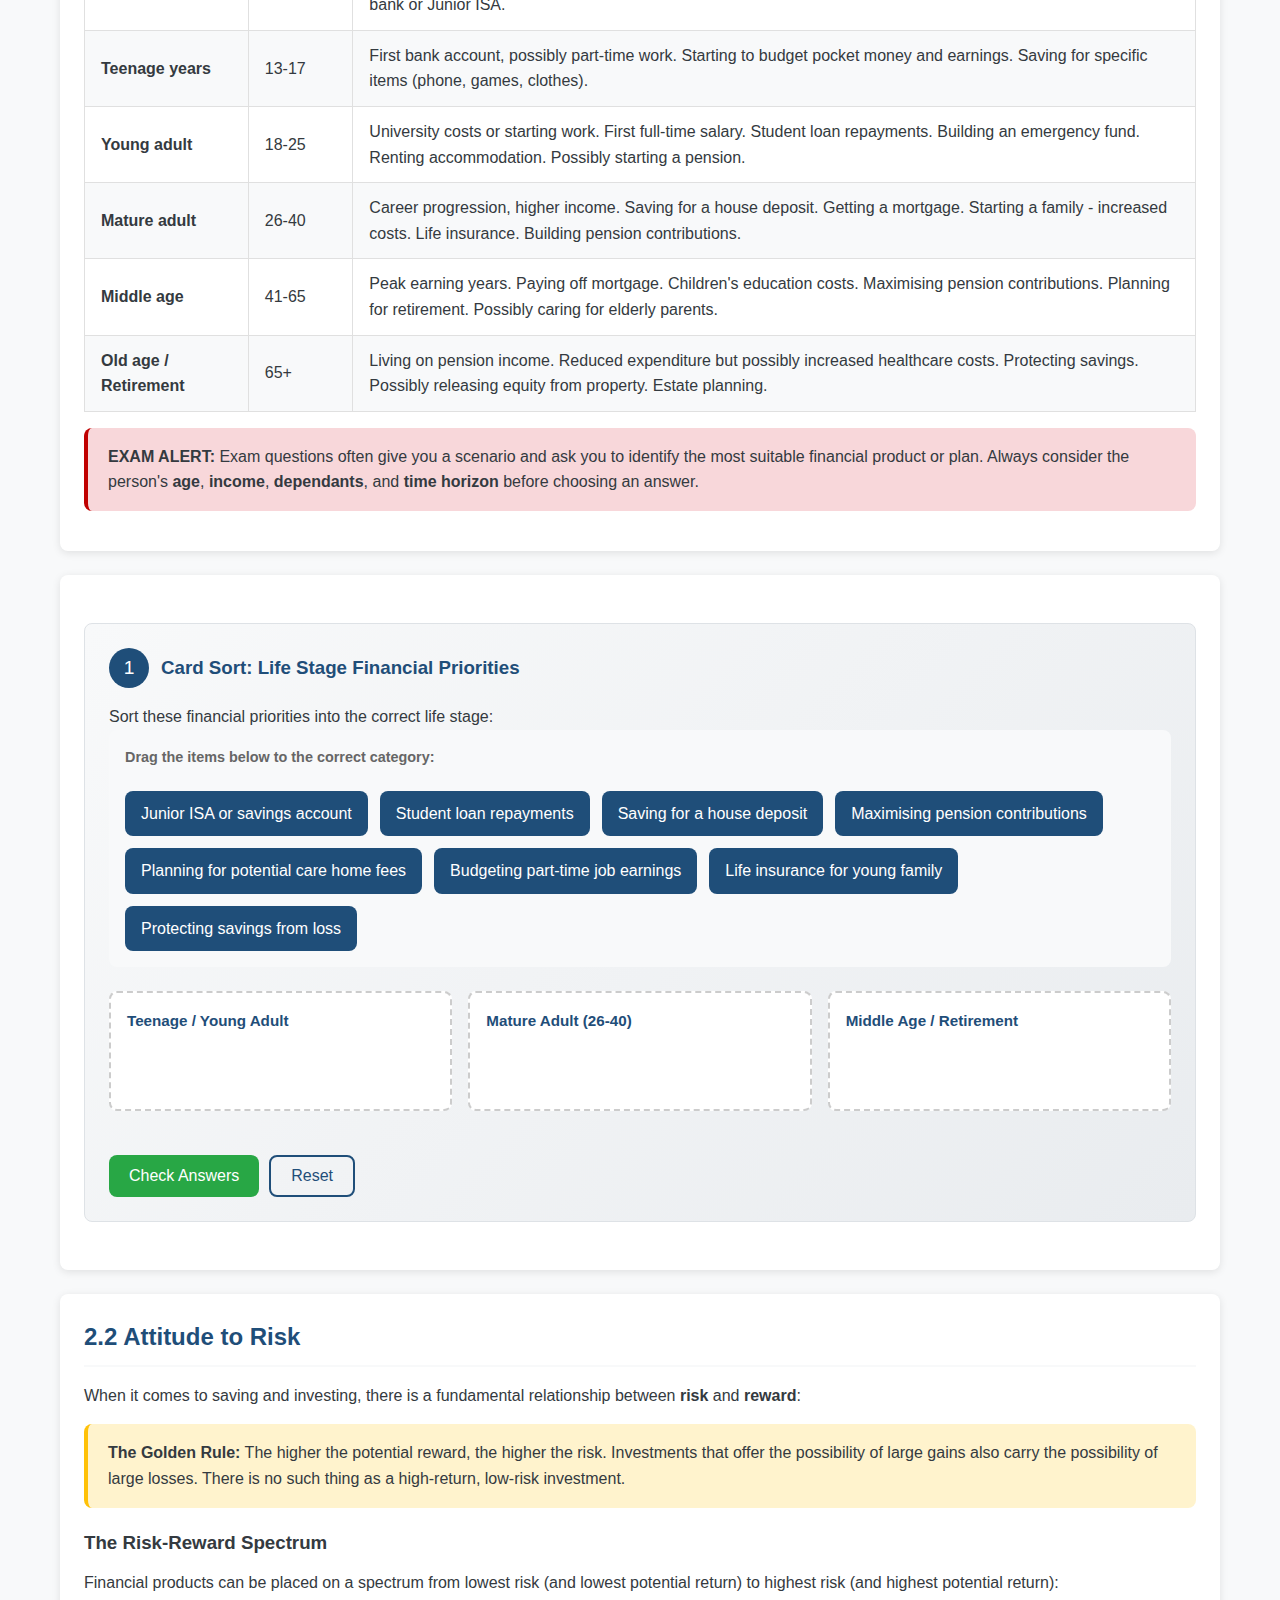
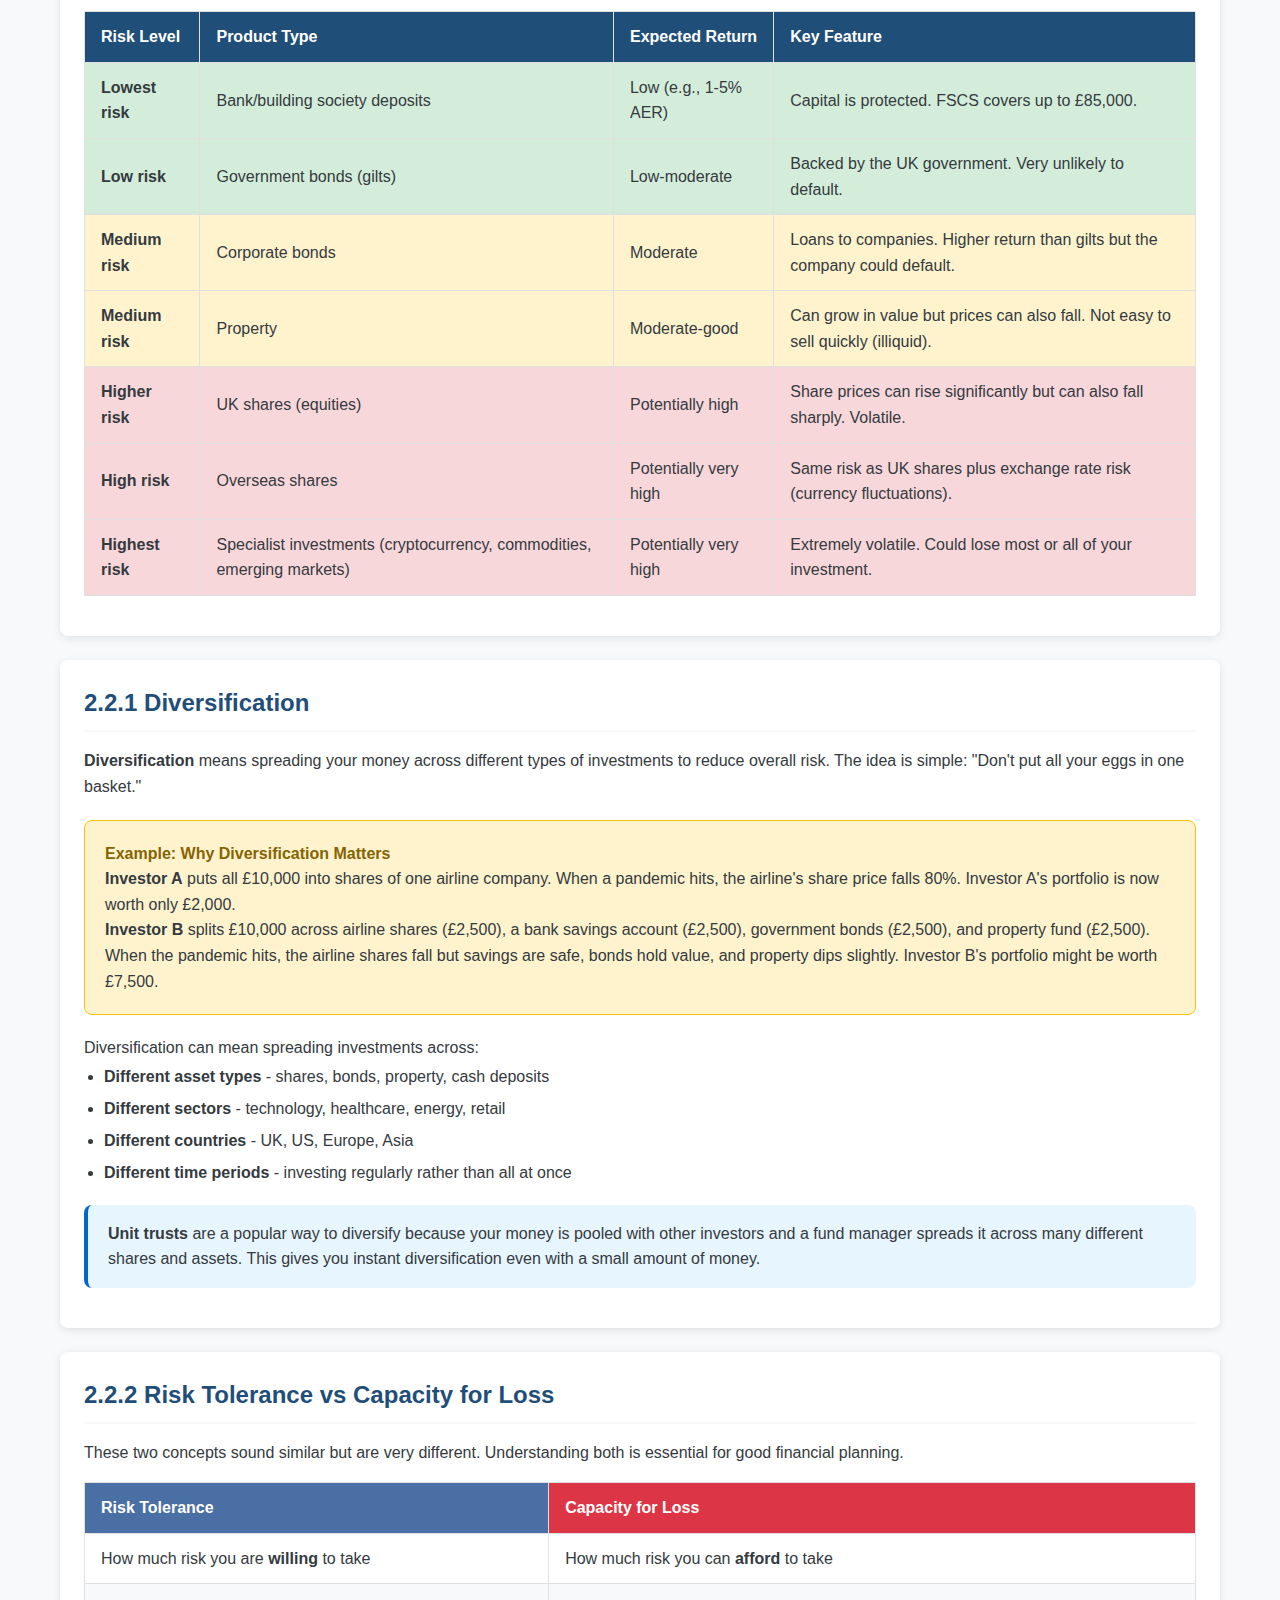
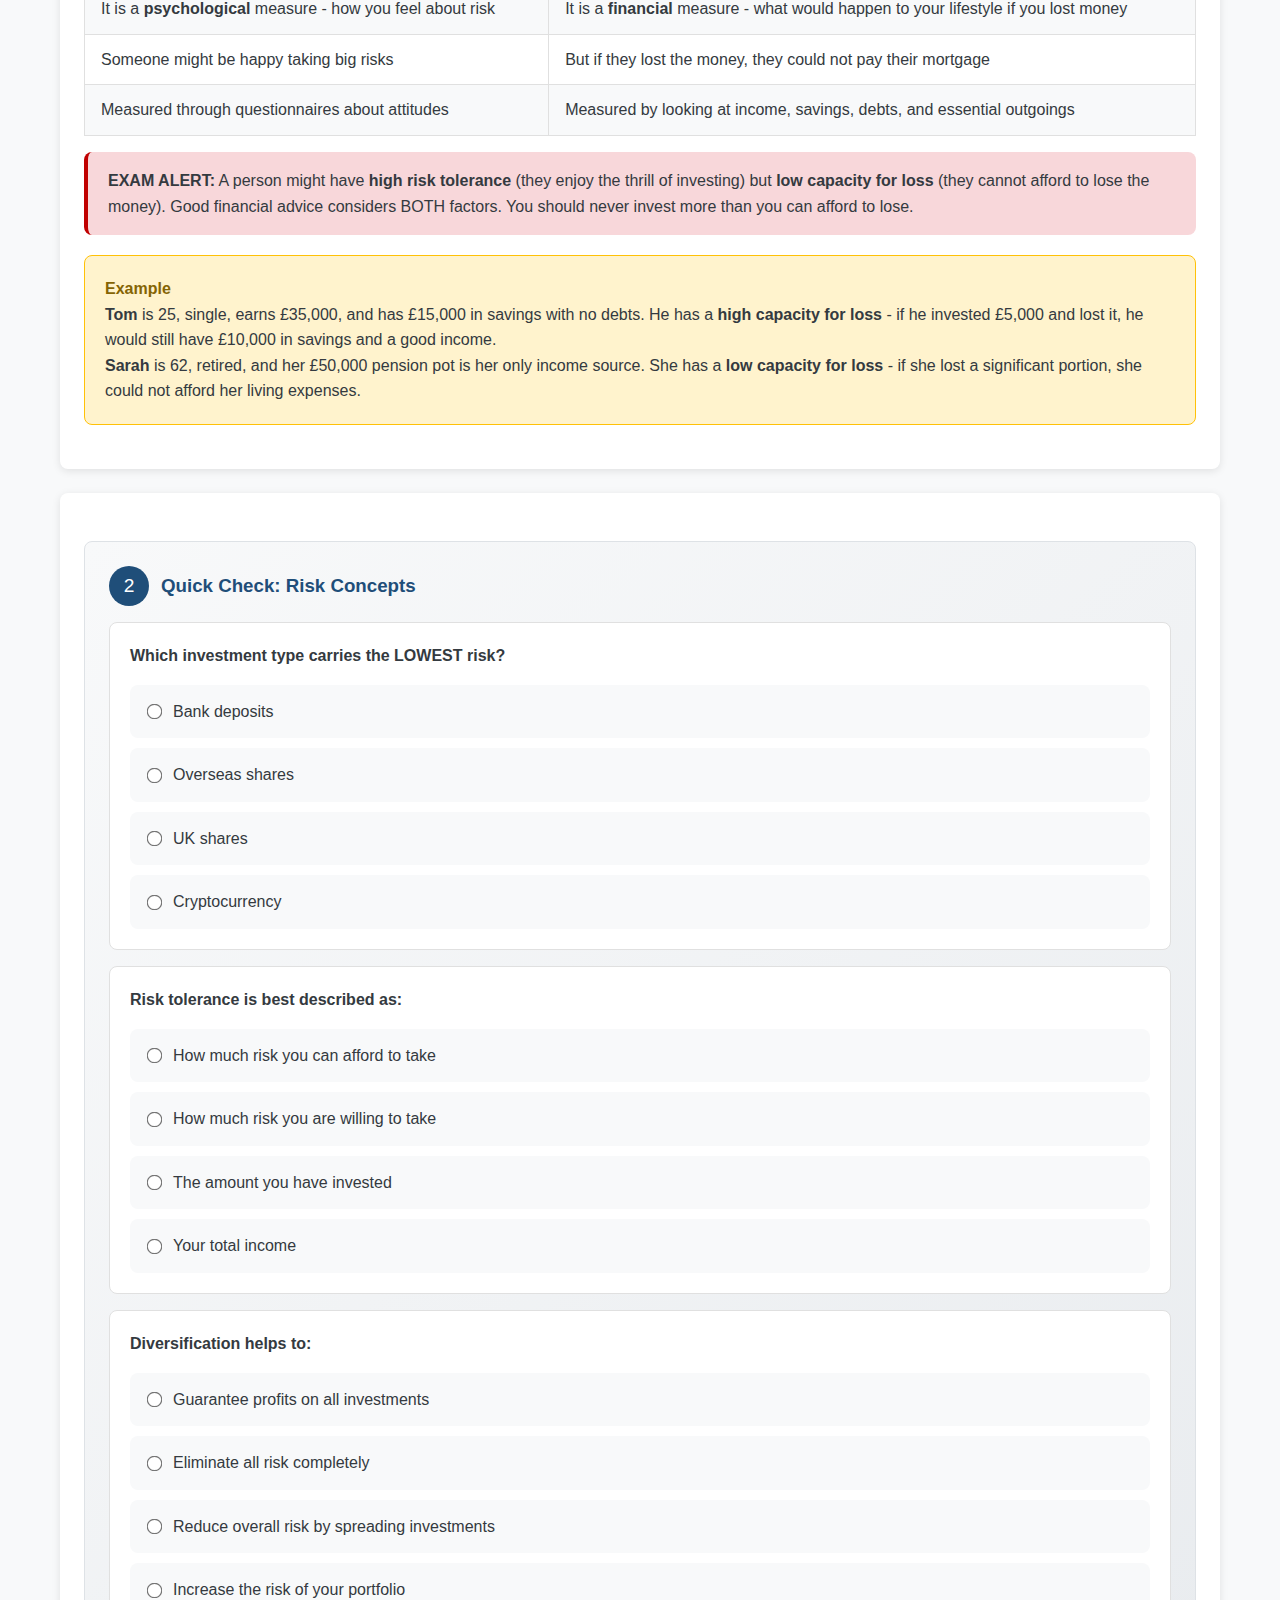
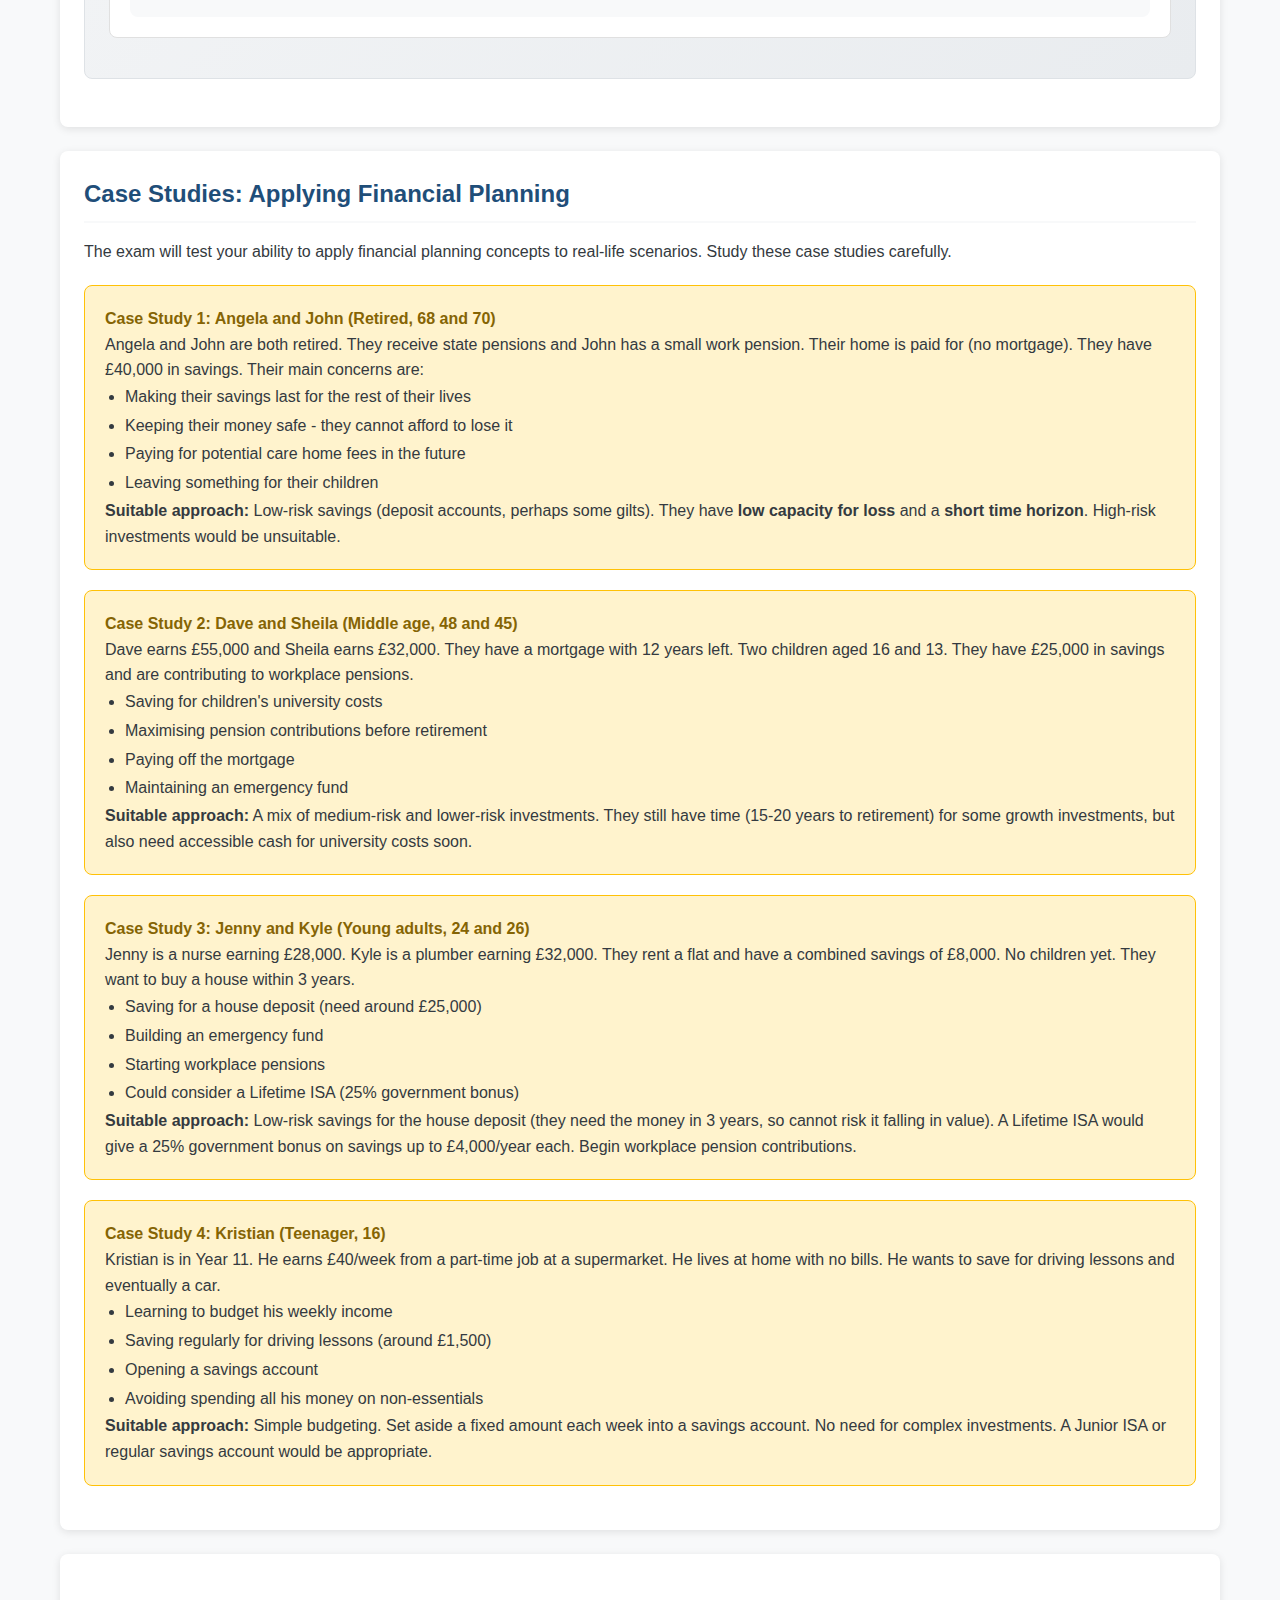
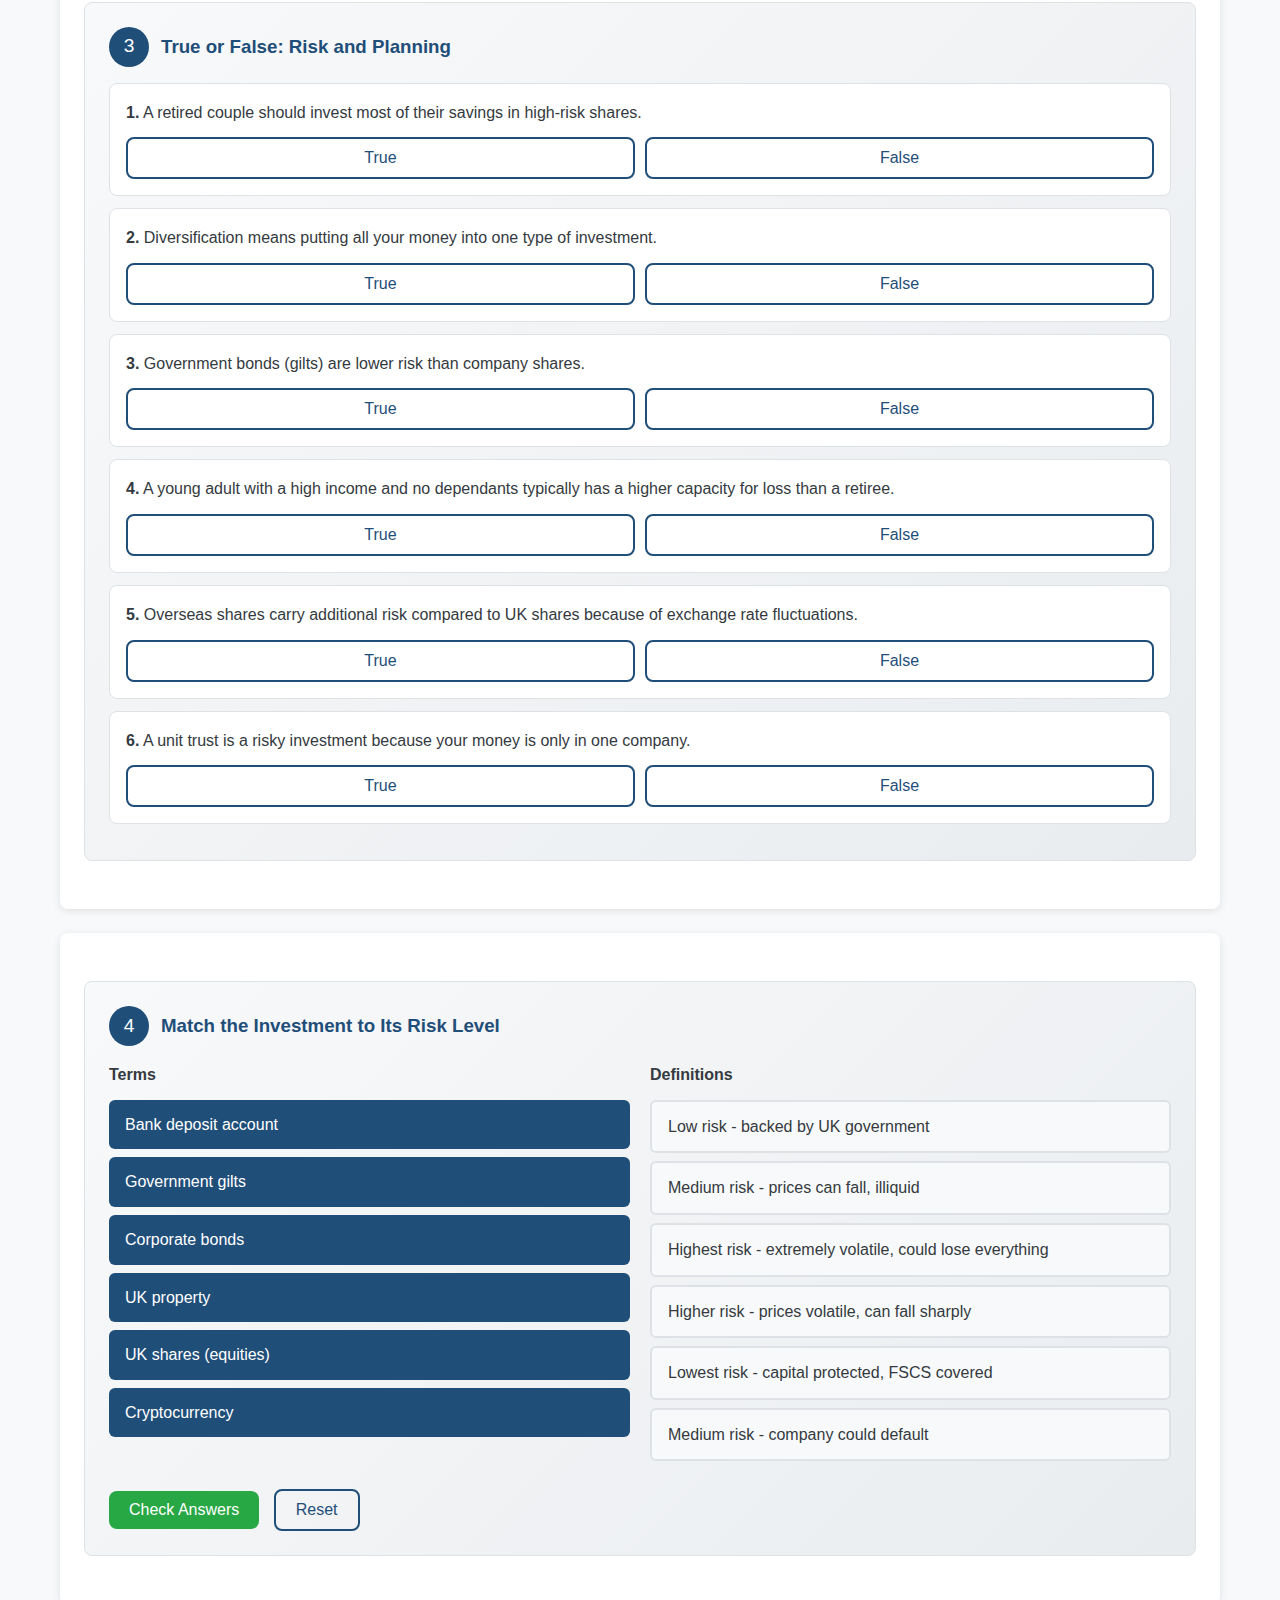
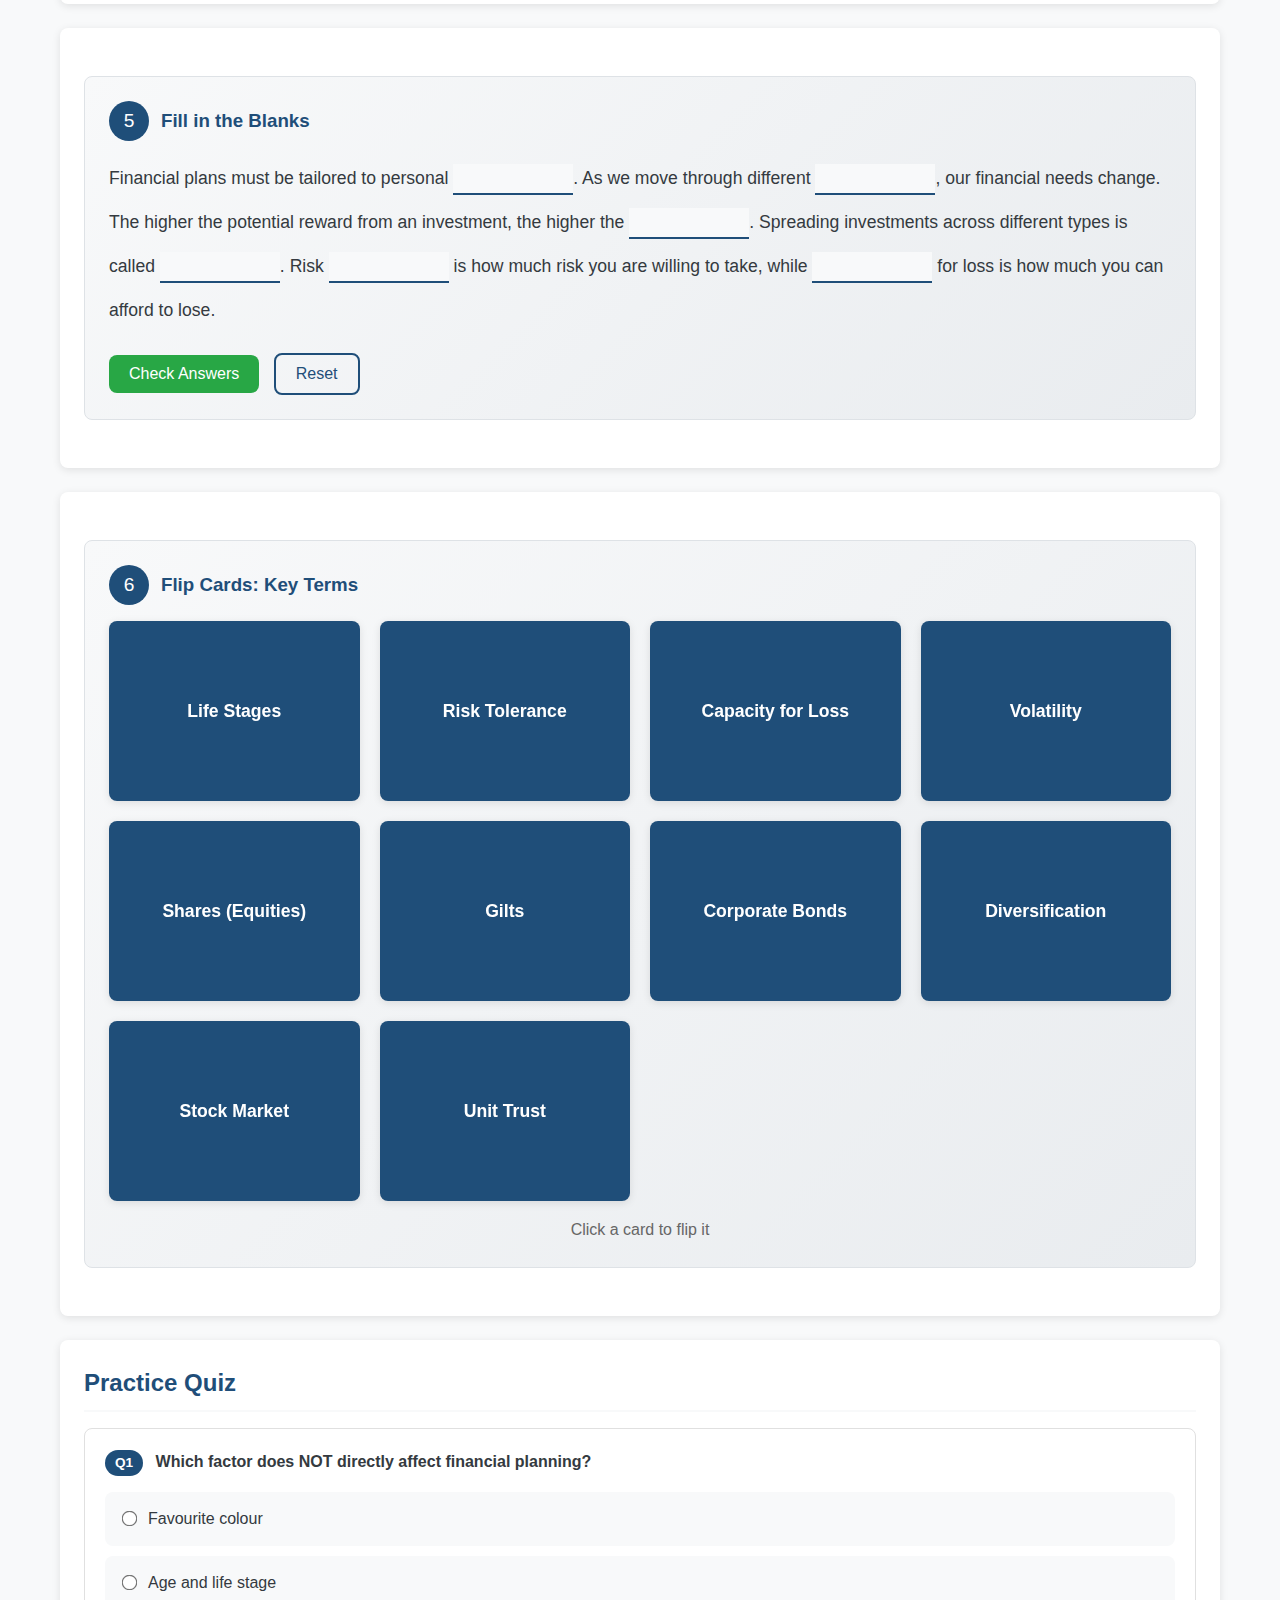
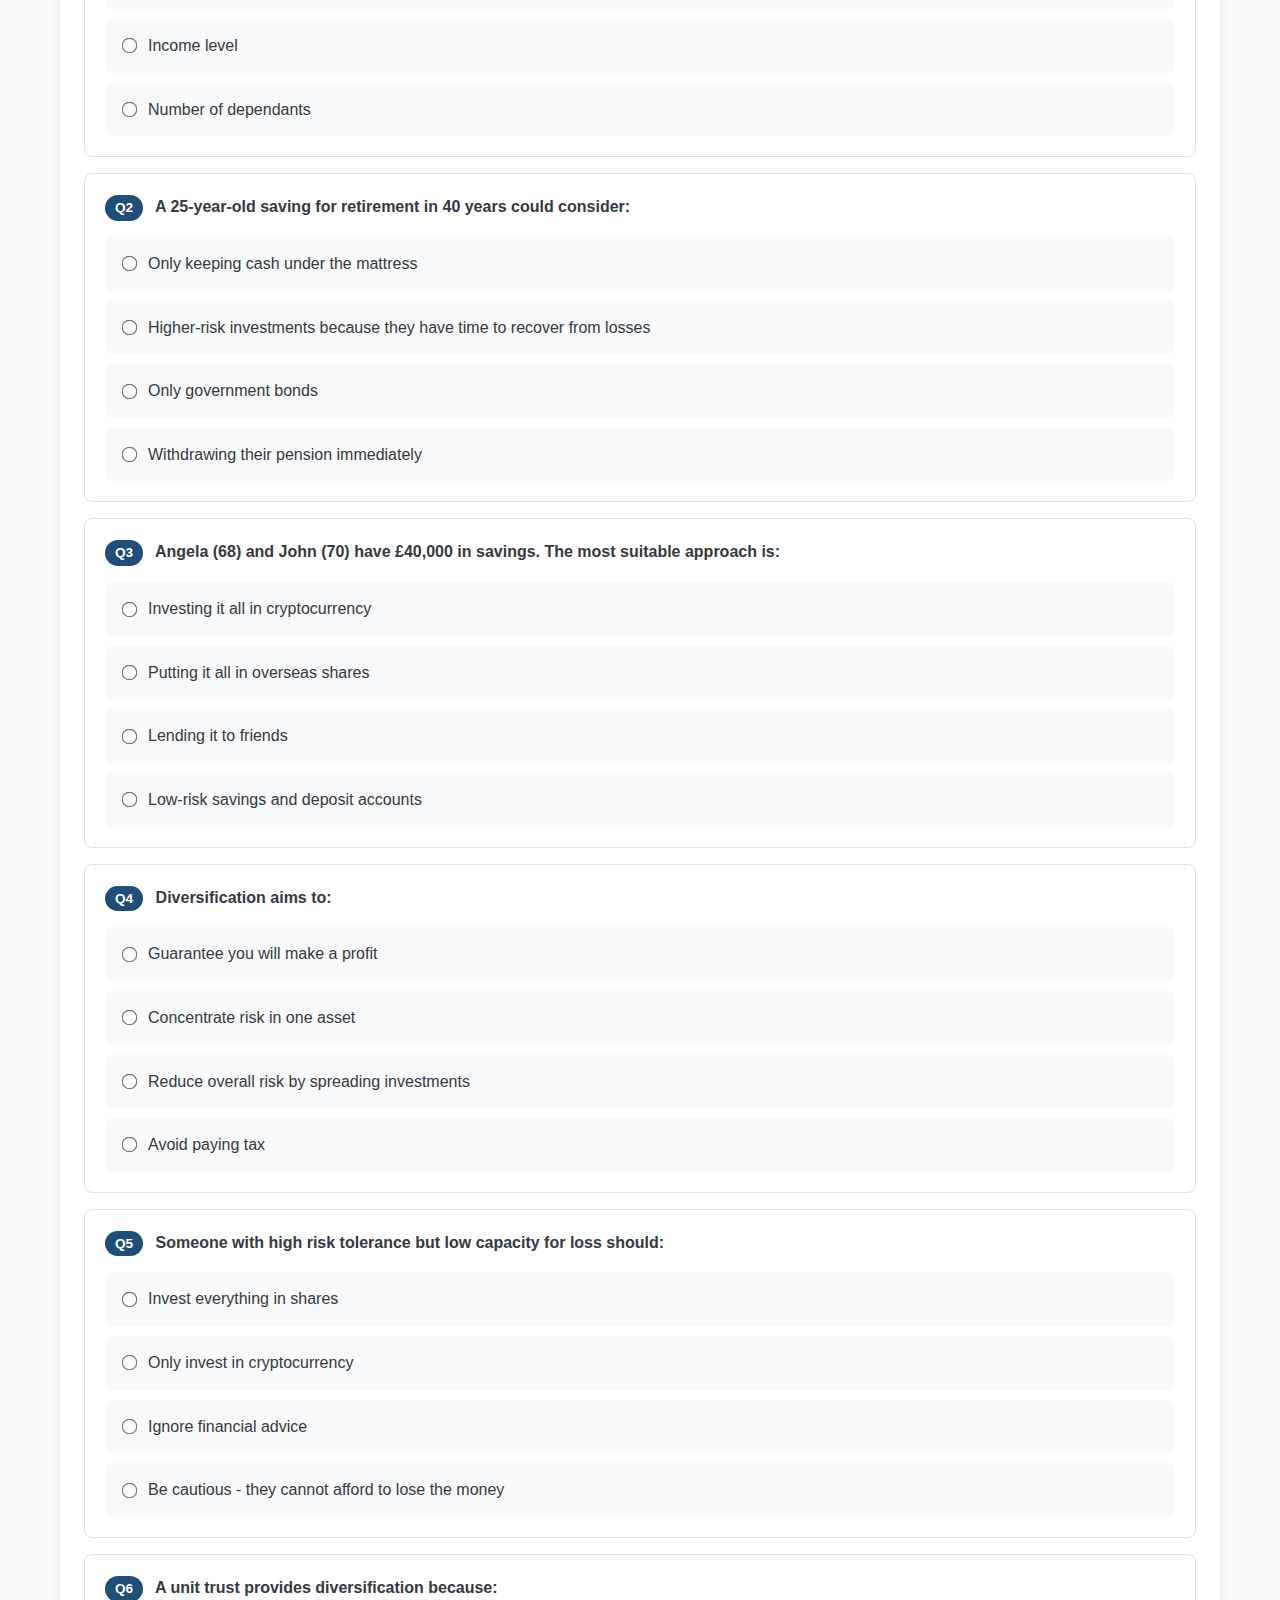
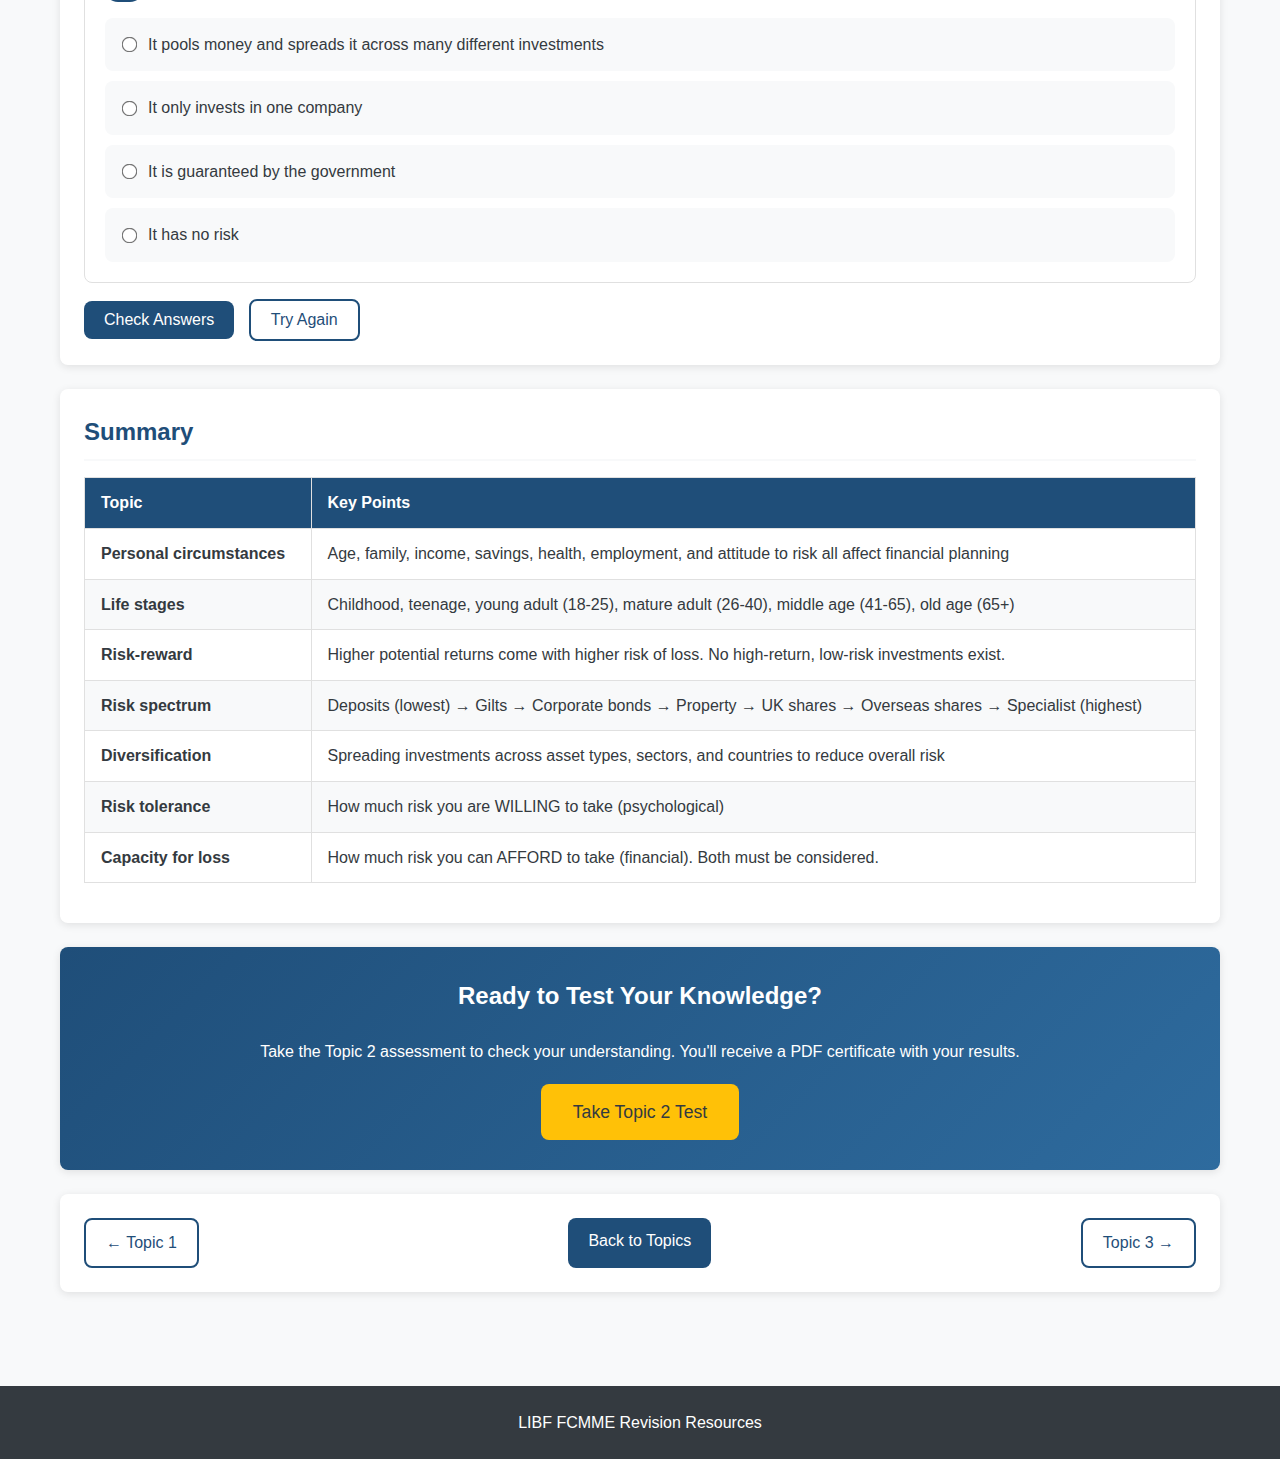
<file: CEF_Unit2/topics/topic-2-different-plans/index.html>
<!DOCTYPE html>
<html lang="en">
<head>
    <meta charset="UTF-8">
    <meta name="viewport" content="width=device-width, initial-scale=1.0">
    <title>Topic 2: Different Plans for Different People | LIBF FCMME Revision</title>
    <link rel="stylesheet" href="../../css/styles.css">
</head>
<body>
    <header>
        <div class="container">
            <h1>Topic 2: Different Plans for Different People</h1>
            <p class="subtitle">LO1: Understand personal factors affecting financial planning, attitude to risk, and the need to adapt plans</p>
        </div>
    </header>

    <nav class="breadcrumb">
        <div class="container">
            <a href="../../index.html">Home</a> <span>›</span> <span>Topic 2</span>
        </div>
    </nav>

    <main>
        <div class="container">

            <!-- Learning Objectives -->
            <div class="section">
                <h2>What You Need to Learn</h2>
                <ul style="margin-left: 20px; line-height: 2;">
                    <li>Explain how personal circumstances affect financial planning</li>
                    <li>Understand how financial needs change at different life stages</li>
                    <li>Explain the concept of attitude to risk and the risk-reward relationship</li>
                    <li>Understand diversification and why it reduces risk</li>
                    <li>Distinguish between risk tolerance and capacity for loss</li>
                    <li>Apply financial planning concepts to case study scenarios</li>
                </ul>
            </div>

            <!-- 2.1 Personal Circumstances -->
            <div class="section">
                <h2>2.1 Financial Planning and Personal Circumstances</h2>

                <p>There is no single financial plan that works for everyone. Your financial plan must be tailored to your own <strong>personal circumstances</strong>. The key factors that affect your financial plan include:</p>

                <table class="knowledge-table">
                    <thead>
                        <tr>
                            <th>Factor</th>
                            <th>How It Affects Financial Planning</th>
                        </tr>
                    </thead>
                    <tbody>
                        <tr>
                            <td><strong>Age</strong></td>
                            <td>A teenager has different priorities to a retiree. Younger people have longer to save and invest; older people need income and security.</td>
                        </tr>
                        <tr>
                            <td><strong>Family situation</strong></td>
                            <td>Having children increases expenses (childcare, food, clothing). Single people have fewer dependants but also only one income.</td>
                        </tr>
                        <tr>
                            <td><strong>Income level</strong></td>
                            <td>Higher earners can save and invest more. Lower earners must prioritise essentials and may have less scope for investment.</td>
                        </tr>
                        <tr>
                            <td><strong>Existing savings/debts</strong></td>
                            <td>Someone with large debts needs to prioritise repayment. Someone with savings has more flexibility and options.</td>
                        </tr>
                        <tr>
                            <td><strong>Health</strong></td>
                            <td>Poor health may increase insurance costs, reduce earning capacity, or require saving for care needs.</td>
                        </tr>
                        <tr>
                            <td><strong>Employment status</strong></td>
                            <td>Employed, self-employed, unemployed, or retired - each status affects income stability and planning priorities.</td>
                        </tr>
                        <tr>
                            <td><strong>Attitude to risk</strong></td>
                            <td>Some people are cautious and prefer low-risk savings. Others are willing to accept more risk for potentially higher returns.</td>
                        </tr>
                    </tbody>
                </table>

                <div class="info-box tip">
                    <strong>Remember:</strong> Financial plans must be <strong>personal</strong> and <strong>flexible</strong>. As your circumstances change (new job, marriage, children, retirement), your financial plan should be reviewed and updated.
                </div>
            </div>

            <!-- 2.1.1 Life Stages -->
            <div class="section">
                <h2>2.1.1 Life Stages and Financial Needs</h2>

                <p>Our financial needs and priorities change as we move through different stages of life. Each stage brings different challenges and opportunities.</p>

                <table class="knowledge-table">
                    <thead>
                        <tr>
                            <th>Life Stage</th>
                            <th>Age Range</th>
                            <th>Typical Financial Priorities</th>
                        </tr>
                    </thead>
                    <tbody>
                        <tr>
                            <td><strong>Childhood</strong></td>
                            <td>0-12</td>
                            <td>Parents manage finances. May receive pocket money. Learning the value of money through saving in a piggy bank or Junior ISA.</td>
                        </tr>
                        <tr>
                            <td><strong>Teenage years</strong></td>
                            <td>13-17</td>
                            <td>First bank account, possibly part-time work. Starting to budget pocket money and earnings. Saving for specific items (phone, games, clothes).</td>
                        </tr>
                        <tr>
                            <td><strong>Young adult</strong></td>
                            <td>18-25</td>
                            <td>University costs or starting work. First full-time salary. Student loan repayments. Building an emergency fund. Renting accommodation. Possibly starting a pension.</td>
                        </tr>
                        <tr>
                            <td><strong>Mature adult</strong></td>
                            <td>26-40</td>
                            <td>Career progression, higher income. Saving for a house deposit. Getting a mortgage. Starting a family - increased costs. Life insurance. Building pension contributions.</td>
                        </tr>
                        <tr>
                            <td><strong>Middle age</strong></td>
                            <td>41-65</td>
                            <td>Peak earning years. Paying off mortgage. Children's education costs. Maximising pension contributions. Planning for retirement. Possibly caring for elderly parents.</td>
                        </tr>
                        <tr>
                            <td><strong>Old age / Retirement</strong></td>
                            <td>65+</td>
                            <td>Living on pension income. Reduced expenditure but possibly increased healthcare costs. Protecting savings. Possibly releasing equity from property. Estate planning.</td>
                        </tr>
                    </tbody>
                </table>

                <div class="info-box danger">
                    <strong>EXAM ALERT:</strong> Exam questions often give you a scenario and ask you to identify the most suitable financial product or plan. Always consider the person's <strong>age</strong>, <strong>income</strong>, <strong>dependants</strong>, and <strong>time horizon</strong> before choosing an answer.
                </div>
            </div>

            <!-- Activity 1: Card Sort - Life Stage Priorities -->
            <div class="section">
                <div class="activity">
                    <div class="activity-header">
                        <div class="activity-icon">1</div>
                        <h3>Card Sort: Life Stage Financial Priorities</h3>
                    </div>
                    <p>Sort these financial priorities into the correct life stage:</p>
                    <div id="life-stage-sort"></div>
                </div>
            </div>

            <!-- 2.2 Attitude to Risk -->
            <div class="section">
                <h2>2.2 Attitude to Risk</h2>

                <p>When it comes to saving and investing, there is a fundamental relationship between <strong>risk</strong> and <strong>reward</strong>:</p>

                <div class="info-box warning">
                    <strong>The Golden Rule:</strong> The higher the potential reward, the higher the risk. Investments that offer the possibility of large gains also carry the possibility of large losses. There is no such thing as a high-return, low-risk investment.
                </div>

                <h3>The Risk-Reward Spectrum</h3>
                <p>Financial products can be placed on a spectrum from lowest risk (and lowest potential return) to highest risk (and highest potential return):</p>

                <table class="knowledge-table">
                    <thead>
                        <tr>
                            <th>Risk Level</th>
                            <th>Product Type</th>
                            <th>Expected Return</th>
                            <th>Key Feature</th>
                        </tr>
                    </thead>
                    <tbody>
                        <tr style="background: #d4edda;">
                            <td><strong>Lowest risk</strong></td>
                            <td>Bank/building society deposits</td>
                            <td>Low (e.g., 1-5% AER)</td>
                            <td>Capital is protected. FSCS covers up to £85,000.</td>
                        </tr>
                        <tr style="background: #d4edda;">
                            <td><strong>Low risk</strong></td>
                            <td>Government bonds (gilts)</td>
                            <td>Low-moderate</td>
                            <td>Backed by the UK government. Very unlikely to default.</td>
                        </tr>
                        <tr style="background: #fff3cd;">
                            <td><strong>Medium risk</strong></td>
                            <td>Corporate bonds</td>
                            <td>Moderate</td>
                            <td>Loans to companies. Higher return than gilts but the company could default.</td>
                        </tr>
                        <tr style="background: #fff3cd;">
                            <td><strong>Medium risk</strong></td>
                            <td>Property</td>
                            <td>Moderate-good</td>
                            <td>Can grow in value but prices can also fall. Not easy to sell quickly (illiquid).</td>
                        </tr>
                        <tr style="background: #f8d7da;">
                            <td><strong>Higher risk</strong></td>
                            <td>UK shares (equities)</td>
                            <td>Potentially high</td>
                            <td>Share prices can rise significantly but can also fall sharply. Volatile.</td>
                        </tr>
                        <tr style="background: #f8d7da;">
                            <td><strong>High risk</strong></td>
                            <td>Overseas shares</td>
                            <td>Potentially very high</td>
                            <td>Same risk as UK shares plus exchange rate risk (currency fluctuations).</td>
                        </tr>
                        <tr style="background: #f8d7da;">
                            <td><strong>Highest risk</strong></td>
                            <td>Specialist investments (cryptocurrency, commodities, emerging markets)</td>
                            <td>Potentially very high</td>
                            <td>Extremely volatile. Could lose most or all of your investment.</td>
                        </tr>
                    </tbody>
                </table>
            </div>

            <!-- 2.2.1 Diversification -->
            <div class="section">
                <h2>2.2.1 Diversification</h2>

                <p><strong>Diversification</strong> means spreading your money across different types of investments to reduce overall risk. The idea is simple: "Don't put all your eggs in one basket."</p>

                <div class="scenario-box">
                    <h4>Example: Why Diversification Matters</h4>
                    <p><strong>Investor A</strong> puts all £10,000 into shares of one airline company. When a pandemic hits, the airline's share price falls 80%. Investor A's portfolio is now worth only £2,000.</p>
                    <p><strong>Investor B</strong> splits £10,000 across airline shares (£2,500), a bank savings account (£2,500), government bonds (£2,500), and property fund (£2,500). When the pandemic hits, the airline shares fall but savings are safe, bonds hold value, and property dips slightly. Investor B's portfolio might be worth £7,500.</p>
                </div>

                <p>Diversification can mean spreading investments across:</p>
                <ul style="margin-left: 20px; line-height: 2;">
                    <li><strong>Different asset types</strong> - shares, bonds, property, cash deposits</li>
                    <li><strong>Different sectors</strong> - technology, healthcare, energy, retail</li>
                    <li><strong>Different countries</strong> - UK, US, Europe, Asia</li>
                    <li><strong>Different time periods</strong> - investing regularly rather than all at once</li>
                </ul>

                <div class="info-box tip">
                    <strong>Unit trusts</strong> are a popular way to diversify because your money is pooled with other investors and a fund manager spreads it across many different shares and assets. This gives you instant diversification even with a small amount of money.
                </div>
            </div>

            <!-- 2.2.2 Risk Tolerance vs Capacity for Loss -->
            <div class="section">
                <h2>2.2.2 Risk Tolerance vs Capacity for Loss</h2>

                <p>These two concepts sound similar but are very different. Understanding both is essential for good financial planning.</p>

                <table class="knowledge-table">
                    <thead>
                        <tr>
                            <th style="background: #4a6fa5;">Risk Tolerance</th>
                            <th style="background: #dc3545;">Capacity for Loss</th>
                        </tr>
                    </thead>
                    <tbody>
                        <tr>
                            <td>How much risk you are <strong>willing</strong> to take</td>
                            <td>How much risk you can <strong>afford</strong> to take</td>
                        </tr>
                        <tr>
                            <td>It is a <strong>psychological</strong> measure - how you feel about risk</td>
                            <td>It is a <strong>financial</strong> measure - what would happen to your lifestyle if you lost money</td>
                        </tr>
                        <tr>
                            <td>Someone might be happy taking big risks</td>
                            <td>But if they lost the money, they could not pay their mortgage</td>
                        </tr>
                        <tr>
                            <td>Measured through questionnaires about attitudes</td>
                            <td>Measured by looking at income, savings, debts, and essential outgoings</td>
                        </tr>
                    </tbody>
                </table>

                <div class="info-box danger">
                    <strong>EXAM ALERT:</strong> A person might have <strong>high risk tolerance</strong> (they enjoy the thrill of investing) but <strong>low capacity for loss</strong> (they cannot afford to lose the money). Good financial advice considers BOTH factors. You should never invest more than you can afford to lose.
                </div>

                <div class="scenario-box">
                    <h4>Example</h4>
                    <p><strong>Tom</strong> is 25, single, earns £35,000, and has £15,000 in savings with no debts. He has a <strong>high capacity for loss</strong> - if he invested £5,000 and lost it, he would still have £10,000 in savings and a good income.</p>
                    <p><strong>Sarah</strong> is 62, retired, and her £50,000 pension pot is her only income source. She has a <strong>low capacity for loss</strong> - if she lost a significant portion, she could not afford her living expenses.</p>
                </div>
            </div>

            <!-- Activity 2: Quick Checks -->
            <div class="section">
                <div class="activity">
                    <div class="activity-header">
                        <div class="activity-icon">2</div>
                        <h3>Quick Check: Risk Concepts</h3>
                    </div>
                    <div id="risk-q1"></div>
                    <div id="risk-q2"></div>
                    <div id="risk-q3"></div>
                </div>
            </div>

            <!-- Case Studies -->
            <div class="section">
                <h2>Case Studies: Applying Financial Planning</h2>

                <p>The exam will test your ability to apply financial planning concepts to real-life scenarios. Study these case studies carefully.</p>

                <div class="scenario-box">
                    <h4>Case Study 1: Angela and John (Retired, 68 and 70)</h4>
                    <p>Angela and John are both retired. They receive state pensions and John has a small work pension. Their home is paid for (no mortgage). They have £40,000 in savings. Their main concerns are:</p>
                    <ul style="margin-left: 20px; line-height: 1.8;">
                        <li>Making their savings last for the rest of their lives</li>
                        <li>Keeping their money safe - they cannot afford to lose it</li>
                        <li>Paying for potential care home fees in the future</li>
                        <li>Leaving something for their children</li>
                    </ul>
                    <p><strong>Suitable approach:</strong> Low-risk savings (deposit accounts, perhaps some gilts). They have <strong>low capacity for loss</strong> and a <strong>short time horizon</strong>. High-risk investments would be unsuitable.</p>
                </div>

                <div class="scenario-box">
                    <h4>Case Study 2: Dave and Sheila (Middle age, 48 and 45)</h4>
                    <p>Dave earns £55,000 and Sheila earns £32,000. They have a mortgage with 12 years left. Two children aged 16 and 13. They have £25,000 in savings and are contributing to workplace pensions.</p>
                    <ul style="margin-left: 20px; line-height: 1.8;">
                        <li>Saving for children's university costs</li>
                        <li>Maximising pension contributions before retirement</li>
                        <li>Paying off the mortgage</li>
                        <li>Maintaining an emergency fund</li>
                    </ul>
                    <p><strong>Suitable approach:</strong> A mix of medium-risk and lower-risk investments. They still have time (15-20 years to retirement) for some growth investments, but also need accessible cash for university costs soon.</p>
                </div>

                <div class="scenario-box">
                    <h4>Case Study 3: Jenny and Kyle (Young adults, 24 and 26)</h4>
                    <p>Jenny is a nurse earning £28,000. Kyle is a plumber earning £32,000. They rent a flat and have a combined savings of £8,000. No children yet. They want to buy a house within 3 years.</p>
                    <ul style="margin-left: 20px; line-height: 1.8;">
                        <li>Saving for a house deposit (need around £25,000)</li>
                        <li>Building an emergency fund</li>
                        <li>Starting workplace pensions</li>
                        <li>Could consider a Lifetime ISA (25% government bonus)</li>
                    </ul>
                    <p><strong>Suitable approach:</strong> Low-risk savings for the house deposit (they need the money in 3 years, so cannot risk it falling in value). A Lifetime ISA would give a 25% government bonus on savings up to £4,000/year each. Begin workplace pension contributions.</p>
                </div>

                <div class="scenario-box">
                    <h4>Case Study 4: Kristian (Teenager, 16)</h4>
                    <p>Kristian is in Year 11. He earns £40/week from a part-time job at a supermarket. He lives at home with no bills. He wants to save for driving lessons and eventually a car.</p>
                    <ul style="margin-left: 20px; line-height: 1.8;">
                        <li>Learning to budget his weekly income</li>
                        <li>Saving regularly for driving lessons (around £1,500)</li>
                        <li>Opening a savings account</li>
                        <li>Avoiding spending all his money on non-essentials</li>
                    </ul>
                    <p><strong>Suitable approach:</strong> Simple budgeting. Set aside a fixed amount each week into a savings account. No need for complex investments. A Junior ISA or regular savings account would be appropriate.</p>
                </div>
            </div>

            <!-- Activity 3: True or False -->
            <div class="section">
                <div class="activity">
                    <div class="activity-header">
                        <div class="activity-icon">3</div>
                        <h3>True or False: Risk and Planning</h3>
                    </div>
                    <div id="risk-tf"></div>
                </div>
            </div>

            <!-- Activity 4: Matching Activity -->
            <div class="section">
                <div class="activity">
                    <div class="activity-header">
                        <div class="activity-icon">4</div>
                        <h3>Match the Investment to Its Risk Level</h3>
                    </div>
                    <div id="risk-matching"></div>
                </div>
            </div>

            <!-- Activity 5: Fill in the Blanks -->
            <div class="section">
                <div class="activity">
                    <div class="activity-header">
                        <div class="activity-icon">5</div>
                        <h3>Fill in the Blanks</h3>
                    </div>
                    <div id="plans-fill-blanks"></div>
                </div>
            </div>

            <!-- Activity 6: Flip Cards -->
            <div class="section">
                <div class="activity">
                    <div class="activity-header">
                        <div class="activity-icon">6</div>
                        <h3>Flip Cards: Key Terms</h3>
                    </div>
                    <div id="plans-flip-cards"></div>
                </div>
            </div>

            <!-- Activity 7: Practice Quiz -->
            <div class="section">
                <h2>Practice Quiz</h2>
                <div id="practice-quiz"></div>
            </div>

            <!-- Summary -->
            <div class="section">
                <h2>Summary</h2>
                <table class="knowledge-table">
                    <thead><tr><th>Topic</th><th>Key Points</th></tr></thead>
                    <tbody>
                        <tr><td><strong>Personal circumstances</strong></td><td>Age, family, income, savings, health, employment, and attitude to risk all affect financial planning</td></tr>
                        <tr><td><strong>Life stages</strong></td><td>Childhood, teenage, young adult (18-25), mature adult (26-40), middle age (41-65), old age (65+)</td></tr>
                        <tr><td><strong>Risk-reward</strong></td><td>Higher potential returns come with higher risk of loss. No high-return, low-risk investments exist.</td></tr>
                        <tr><td><strong>Risk spectrum</strong></td><td>Deposits (lowest) &rarr; Gilts &rarr; Corporate bonds &rarr; Property &rarr; UK shares &rarr; Overseas shares &rarr; Specialist (highest)</td></tr>
                        <tr><td><strong>Diversification</strong></td><td>Spreading investments across asset types, sectors, and countries to reduce overall risk</td></tr>
                        <tr><td><strong>Risk tolerance</strong></td><td>How much risk you are WILLING to take (psychological)</td></tr>
                        <tr><td><strong>Capacity for loss</strong></td><td>How much risk you can AFFORD to take (financial). Both must be considered.</td></tr>
                    </tbody>
                </table>
            </div>

            <!-- Take the Test -->
            <div class="section" style="text-align: center; background: linear-gradient(135deg, #1F4E79, #2E6B9E); color: white; padding: 30px;">
                <h2 style="color: white; border: none; margin-bottom: 15px;">Ready to Test Your Knowledge?</h2>
                <p style="margin-bottom: 20px;">Take the Topic 2 assessment to check your understanding. You'll receive a PDF certificate with your results.</p>
                <a href="../../tests/topic-2-test.html" class="btn btn-warning" style="font-size: 1.1rem; padding: 14px 32px;">Take Topic 2 Test</a>
            </div>

            <!-- Navigation -->
            <div class="section" style="display: flex; justify-content: space-between; flex-wrap: wrap; gap: 10px;">
                <a href="../topic-1-financial-planning/index.html" class="btn btn-outline">&larr; Topic 1</a>
                <a href="../../index.html" class="btn btn-primary">Back to Topics</a>
                <a href="../topic-3-planning-future/index.html" class="btn btn-outline">Topic 3 &rarr;</a>
            </div>
        </div>
    </main>

    <footer><div class="container"><p>LIBF FCMME Revision Resources</p></div></footer>

    <script src="../../js/quiz.js"></script>
    <script src="../../js/card-sort.js"></script>
    <script src="../../js/activities.js"></script>

    <script>
        // Activity 1: Card Sort - Life Stage Priorities
        new CardSort('life-stage-sort', [
            { id: 'junior-isa', text: 'Junior ISA or savings account' },
            { id: 'student-loan', text: 'Student loan repayments' },
            { id: 'house-deposit', text: 'Saving for a house deposit' },
            { id: 'max-pension', text: 'Maximising pension contributions' },
            { id: 'care-fees', text: 'Planning for potential care home fees' },
            { id: 'part-time', text: 'Budgeting part-time job earnings' },
            { id: 'life-insurance', text: 'Life insurance for young family' },
            { id: 'protect-savings', text: 'Protecting savings from loss' }
        ], [
            { id: 'young', title: 'Teenage / Young Adult', correctTerms: ['junior-isa', 'student-loan', 'part-time'] },
            { id: 'mature', title: 'Mature Adult (26-40)', correctTerms: ['house-deposit', 'life-insurance'] },
            { id: 'older', title: 'Middle Age / Retirement', correctTerms: ['max-pension', 'care-fees', 'protect-savings'] }
        ]);

        // Activity 2: Quick Checks
        new QuickCheck('risk-q1',
            'Which investment type carries the LOWEST risk?',
            ['Bank deposits', 'Overseas shares', 'UK shares', 'Cryptocurrency'],
            0,
            'Bank and building society deposits are the lowest risk because your capital is protected and covered by the FSCS up to £85,000.'
        );

        new QuickCheck('risk-q2',
            'Risk tolerance is best described as:',
            ['How much risk you can afford to take', 'How much risk you are willing to take', 'The amount you have invested', 'Your total income'],
            1,
            'Risk tolerance is a psychological measure - how you FEEL about risk. Capacity for loss is how much you can AFFORD to lose.'
        );

        new QuickCheck('risk-q3',
            'Diversification helps to:',
            ['Guarantee profits on all investments', 'Eliminate all risk completely', 'Reduce overall risk by spreading investments', 'Increase the risk of your portfolio'],
            2,
            'Diversification reduces overall risk by spreading investments across different asset types, sectors, and countries. It cannot eliminate risk entirely.'
        );

        // Activity 3: True or False
        new TrueFalse('risk-tf', [
            { statement: 'A retired couple should invest most of their savings in high-risk shares.', isTrue: false, explanation: 'False! Retired people have a short time horizon and low capacity for loss. They need low-risk, accessible savings.' },
            { statement: 'Diversification means putting all your money into one type of investment.', isTrue: false, explanation: 'False! Diversification means spreading money across DIFFERENT types of investments to reduce risk.' },
            { statement: 'Government bonds (gilts) are lower risk than company shares.', isTrue: true, explanation: 'Correct! Gilts are backed by the UK government and are very unlikely to default. Share prices can fall significantly.' },
            { statement: 'A young adult with a high income and no dependants typically has a higher capacity for loss than a retiree.', isTrue: true, explanation: 'Correct! They have time to recover from losses, ongoing income, and no one depending on their money.' },
            { statement: 'Overseas shares carry additional risk compared to UK shares because of exchange rate fluctuations.', isTrue: true, explanation: 'Correct! As well as the risk of share price movements, overseas investments are affected by currency exchange rate changes.' },
            { statement: 'A unit trust is a risky investment because your money is only in one company.', isTrue: false, explanation: 'False! A unit trust pools money from many investors and spreads it across many different companies and assets, providing diversification.' }
        ]);

        // Activity 4: Matching - Investment to Risk Level
        new MatchingActivity('risk-matching', [
            { term: 'Bank deposit account', definition: 'Lowest risk - capital protected, FSCS covered' },
            { term: 'Government gilts', definition: 'Low risk - backed by UK government' },
            { term: 'Corporate bonds', definition: 'Medium risk - company could default' },
            { term: 'UK property', definition: 'Medium risk - prices can fall, illiquid' },
            { term: 'UK shares (equities)', definition: 'Higher risk - prices volatile, can fall sharply' },
            { term: 'Cryptocurrency', definition: 'Highest risk - extremely volatile, could lose everything' }
        ]);

        // Activity 5: Fill in the Blanks
        new FillBlanks('plans-fill-blanks',
            'Financial plans must be tailored to personal {0}. As we move through different {1}, our financial needs change. The higher the potential reward from an investment, the higher the {2}. Spreading investments across different types is called {3}. Risk {4} is how much risk you are willing to take, while {5} for loss is how much you can afford to lose.',
            ['circumstances', 'life stages', 'risk', 'diversification', 'tolerance', 'capacity']
        );

        // Activity 6: Flip Cards
        new FlipCards('plans-flip-cards', [
            { front: 'Life Stages', back: 'The different phases of life (childhood, teenage, young adult, mature adult, middle age, old age) each with different financial needs.' },
            { front: 'Risk Tolerance', back: 'How much risk you are WILLING to take. A psychological measure based on your attitudes and feelings about risk.' },
            { front: 'Capacity for Loss', back: 'How much risk you can AFFORD to take. A financial measure - what would happen to your lifestyle if you lost the money.' },
            { front: 'Volatility', back: 'How much the price of an investment goes up and down. Shares are more volatile than bank deposits.' },
            { front: 'Shares (Equities)', back: 'Units of ownership in a company. Share prices can rise (capital gain) or fall (capital loss). Higher risk than deposits.' },
            { front: 'Gilts', back: 'Government bonds - loans to the UK government. Low risk because the government is very unlikely to default on repayment.' },
            { front: 'Corporate Bonds', back: 'Loans to companies. Higher risk than gilts because companies can go bankrupt, but offer higher returns.' },
            { front: 'Diversification', back: 'Spreading investments across different asset types, sectors, and countries to reduce overall risk. "Don\'t put all your eggs in one basket."' },
            { front: 'Stock Market', back: 'A marketplace where shares in companies are bought and sold. Prices are determined by supply and demand.' },
            { front: 'Unit Trust', back: 'A pooled investment fund managed by a professional. Your money is spread across many different companies, providing diversification.' }
        ]);

        // Activity 7: Practice Quiz
        new Quiz('practice-quiz', [
            { question: 'Which factor does NOT directly affect financial planning?', options: ['Favourite colour', 'Age and life stage', 'Income level', 'Number of dependants'], correct: 0, explanation: 'Age, income, and dependants all affect planning. Favourite colour has no relevance to financial decisions.' },
            { question: 'A 25-year-old saving for retirement in 40 years could consider:', options: ['Only keeping cash under the mattress', 'Higher-risk investments because they have time to recover from losses', 'Only government bonds', 'Withdrawing their pension immediately'], correct: 1, explanation: 'Young people with a long time horizon can afford some higher-risk investments because they have time to ride out short-term losses.' },
            { question: 'Angela (68) and John (70) have £40,000 in savings. The most suitable approach is:', options: ['Investing it all in cryptocurrency', 'Putting it all in overseas shares', 'Lending it to friends', 'Low-risk savings and deposit accounts'], correct: 3, explanation: 'Retirees need low-risk, accessible savings. They have low capacity for loss and a short time horizon.' },
            { question: 'Diversification aims to:', options: ['Guarantee you will make a profit', 'Concentrate risk in one asset', 'Reduce overall risk by spreading investments', 'Avoid paying tax'], correct: 2, explanation: 'Diversification reduces risk by not putting all your money in one place. It cannot guarantee profits.' },
            { question: 'Someone with high risk tolerance but low capacity for loss should:', options: ['Invest everything in shares', 'Only invest in cryptocurrency', 'Ignore financial advice', 'Be cautious - they cannot afford to lose the money'], correct: 3, explanation: 'Capacity for loss should override risk tolerance. Even if you enjoy risk, you should not invest money you cannot afford to lose.' },
            { question: 'A unit trust provides diversification because:', options: ['It pools money and spreads it across many different investments', 'It only invests in one company', 'It is guaranteed by the government', 'It has no risk'], correct: 0, explanation: 'Unit trusts pool investors\' money and spread it across many companies and asset types, giving instant diversification.' }
        ]);
    </script>
</body>
</html>
</file>
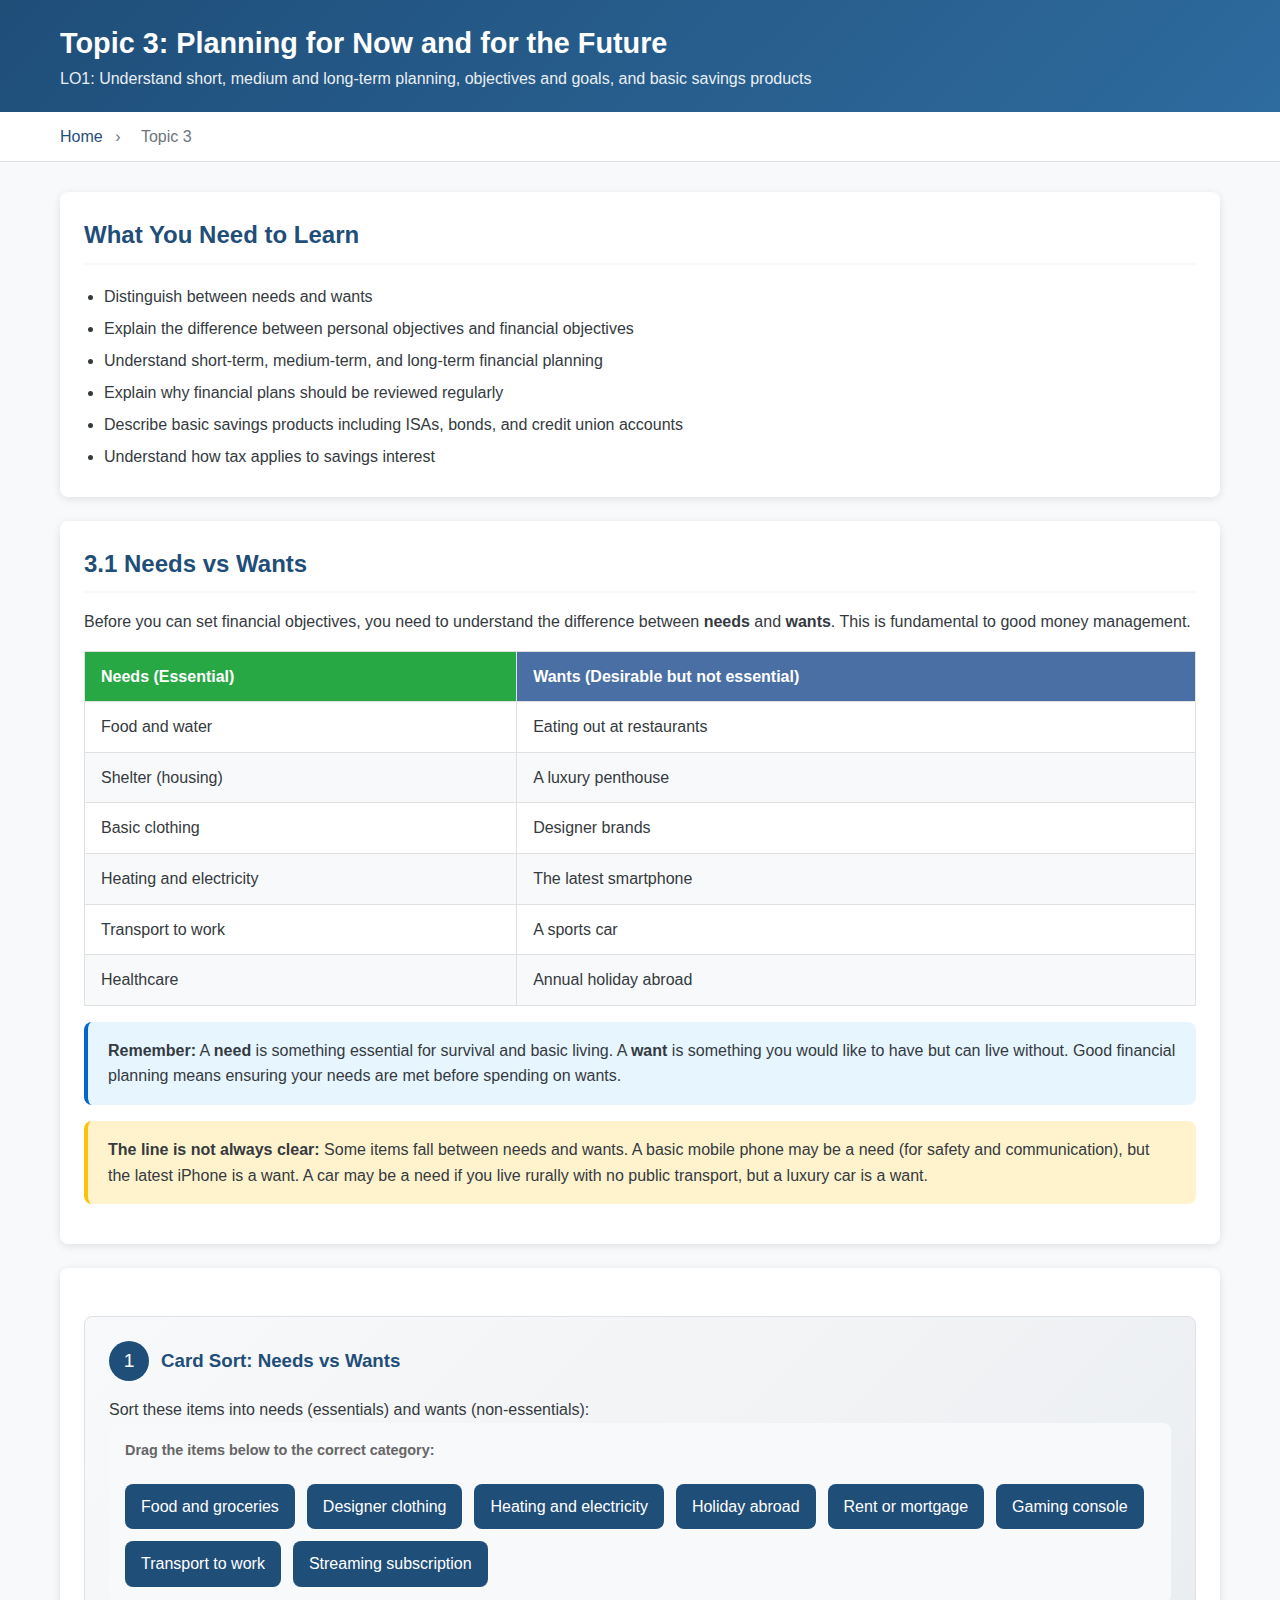
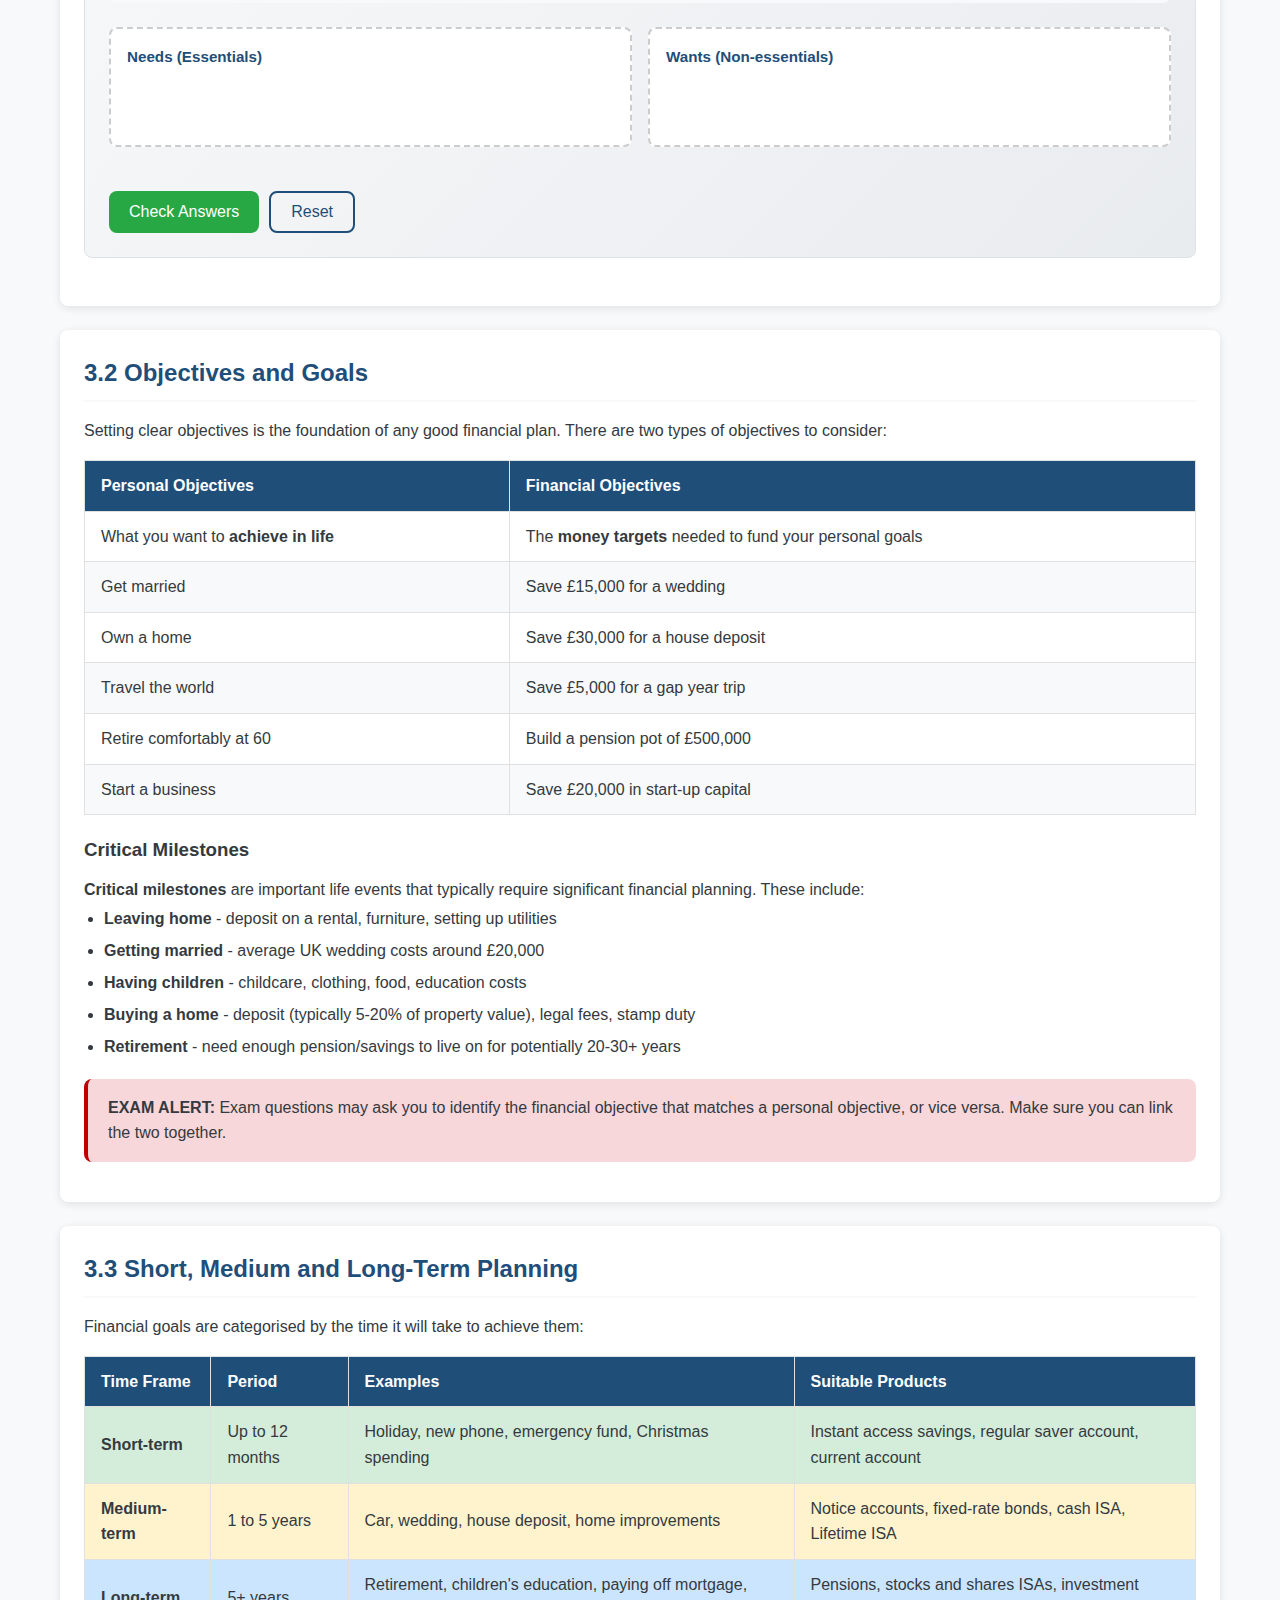
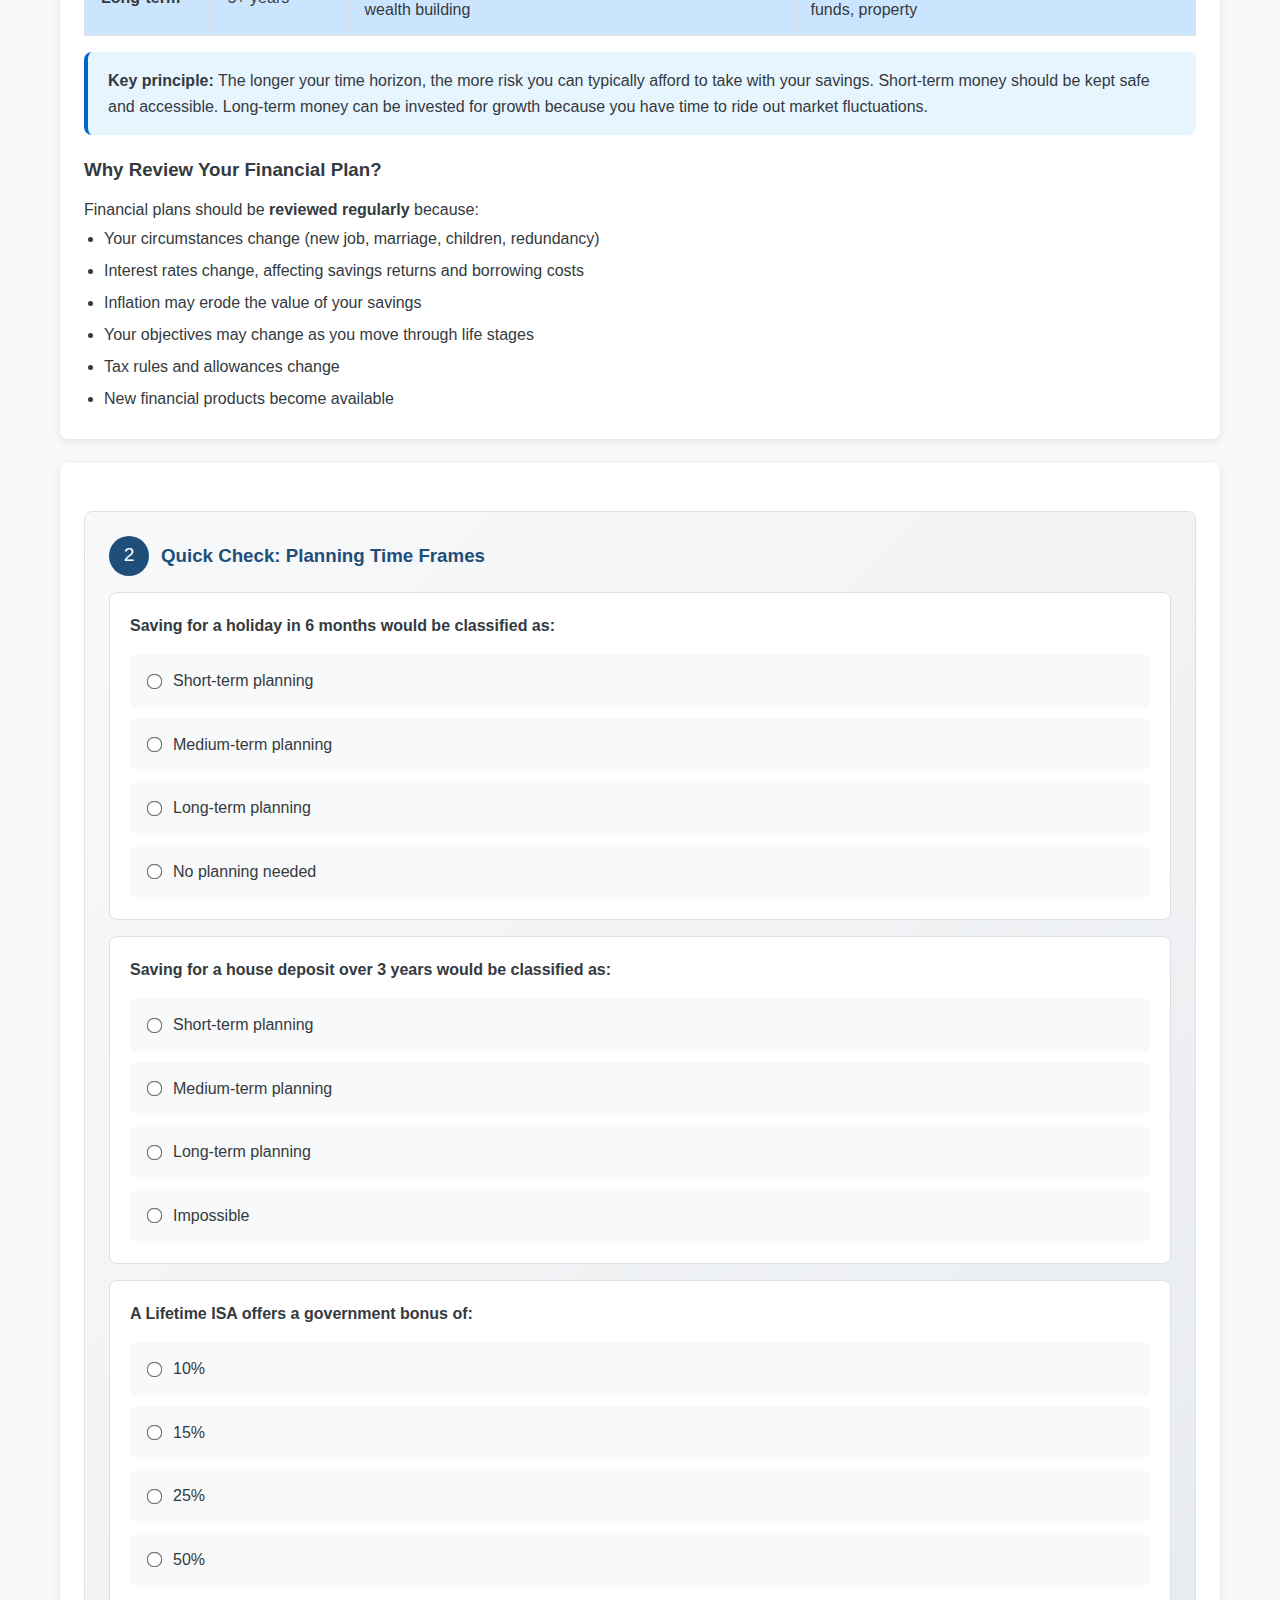
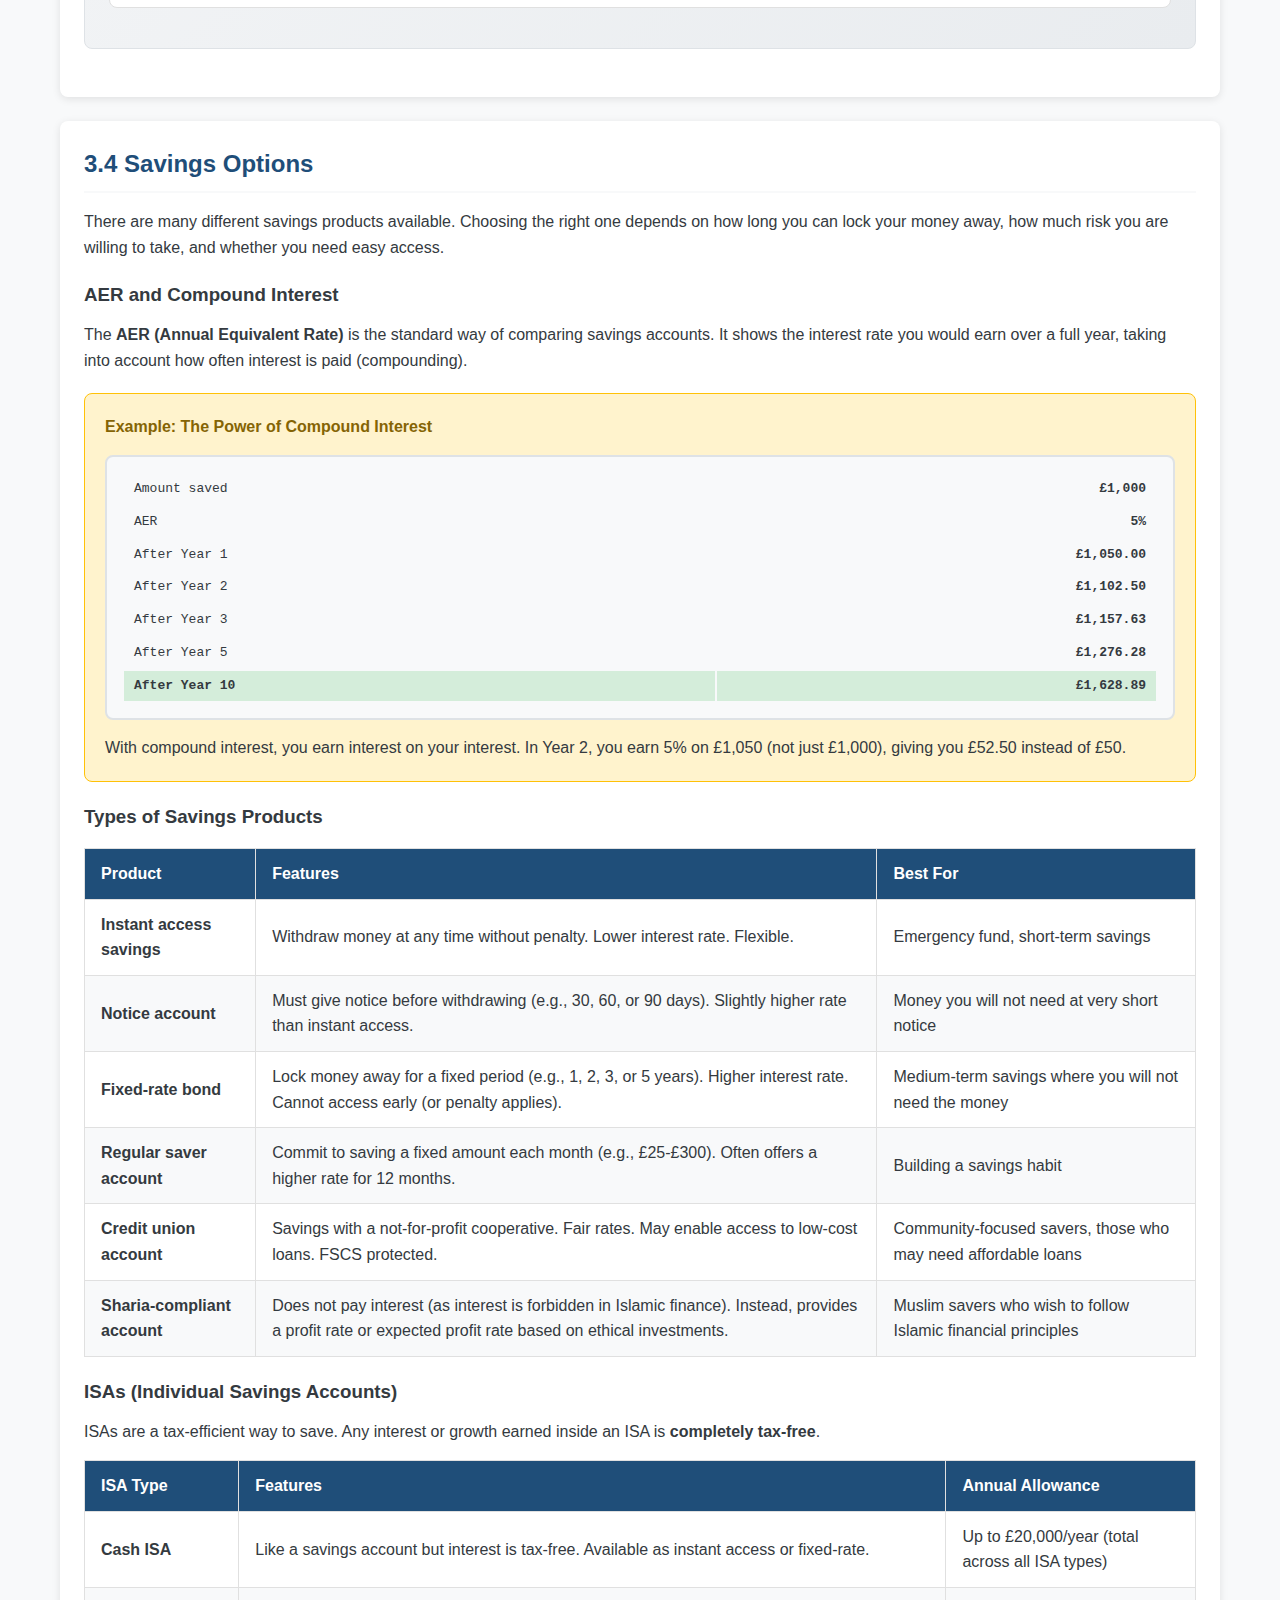
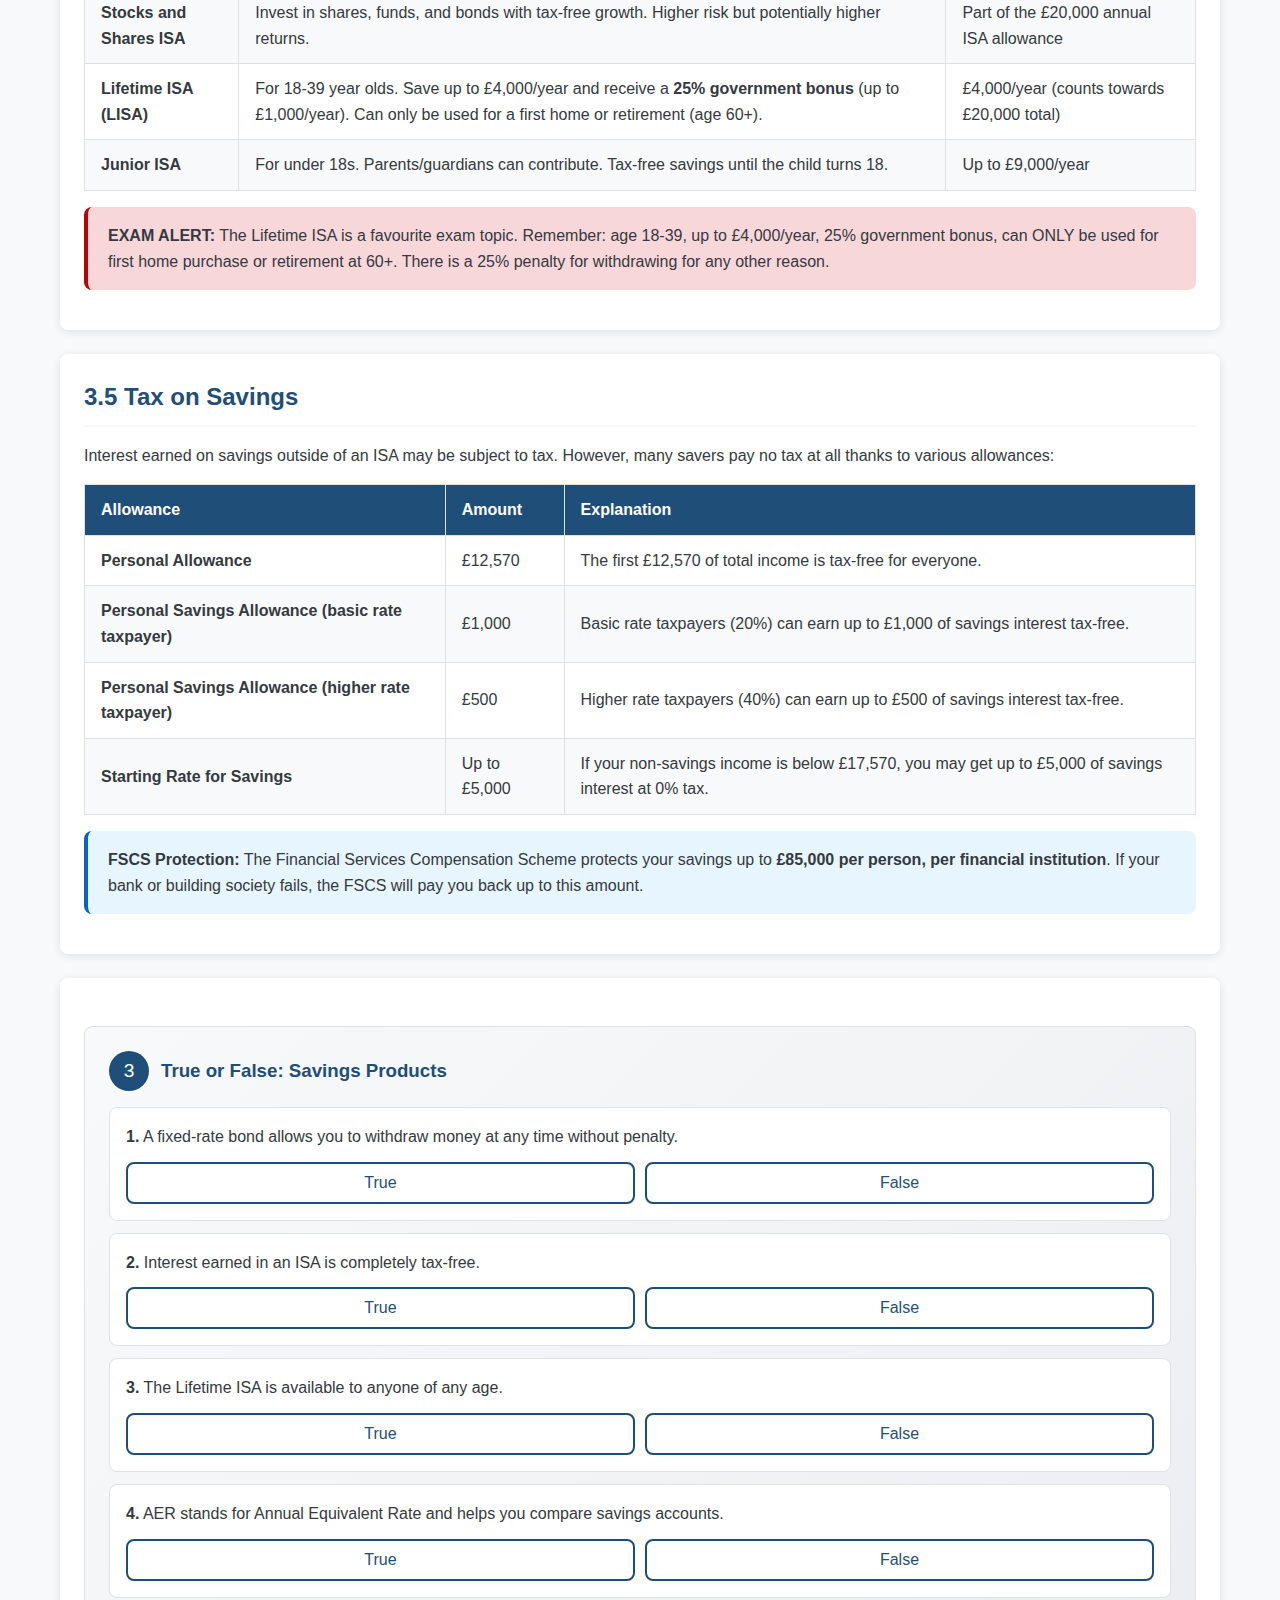
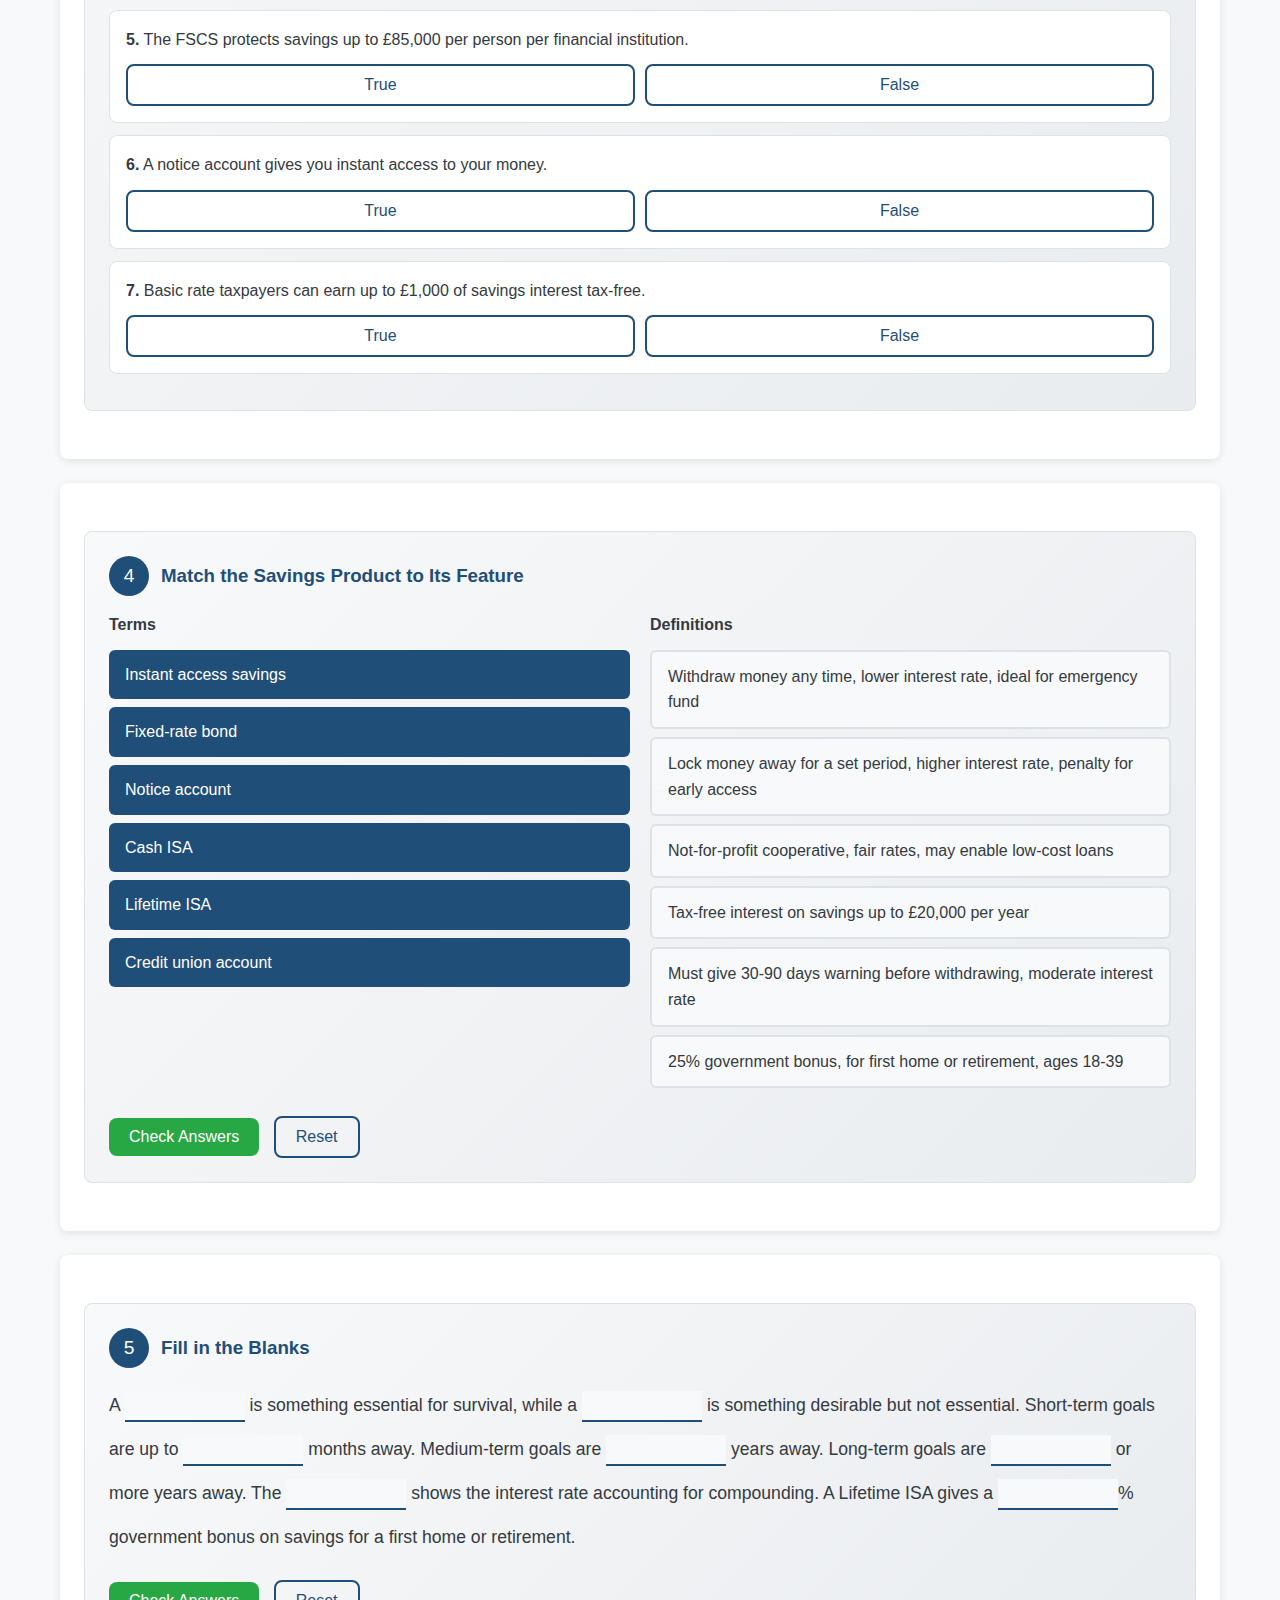
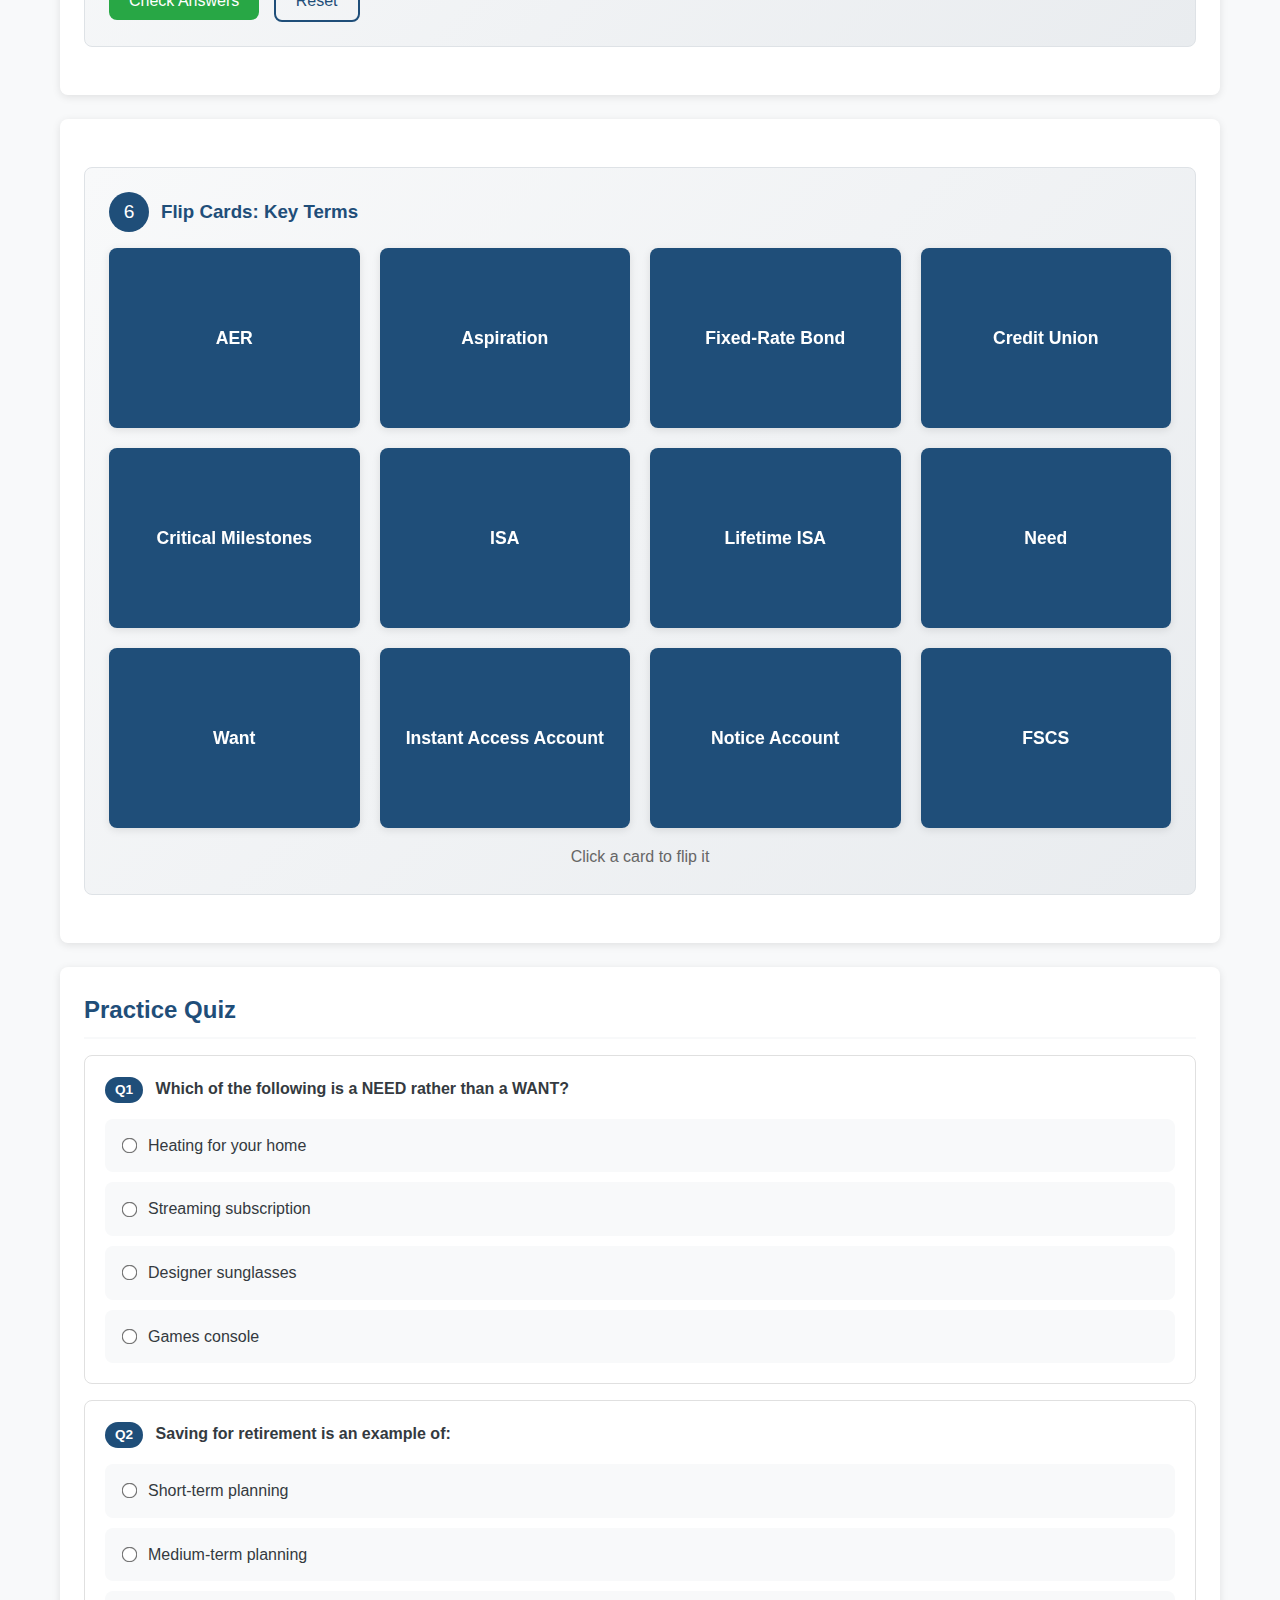
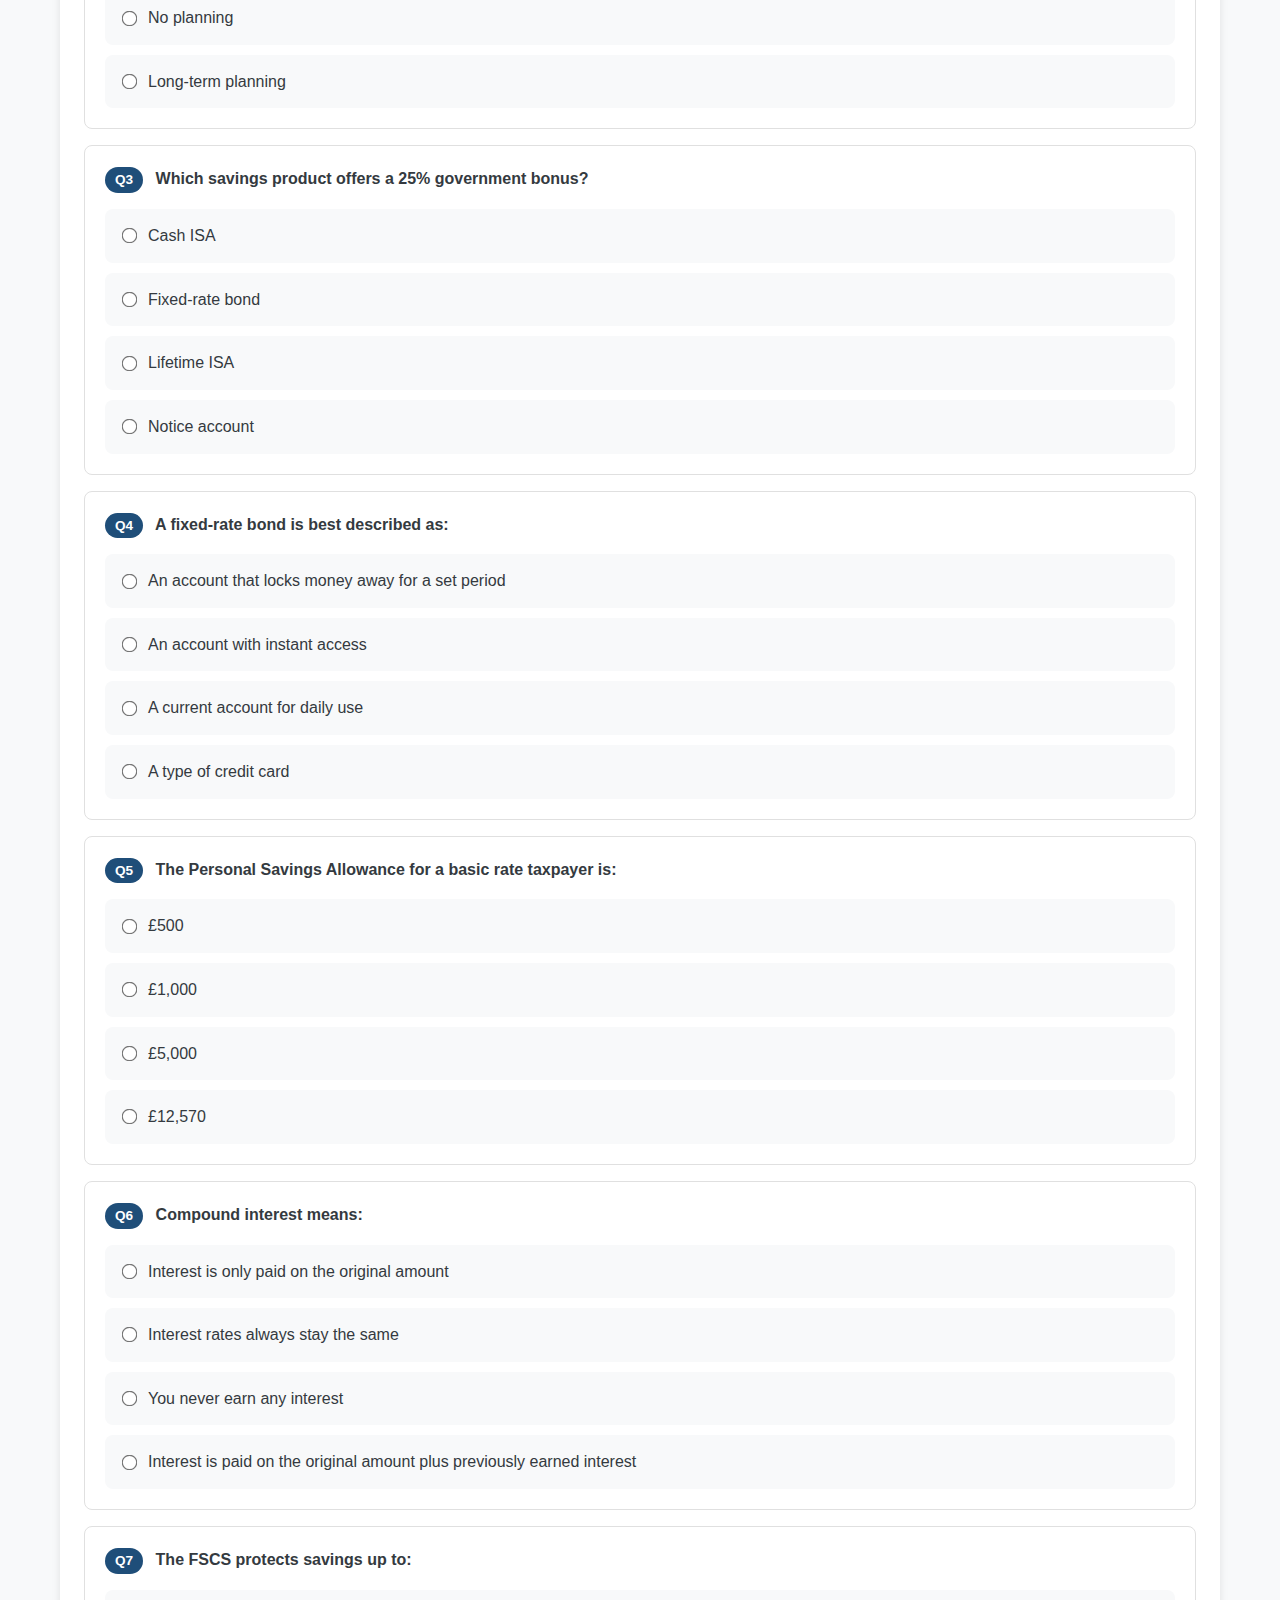
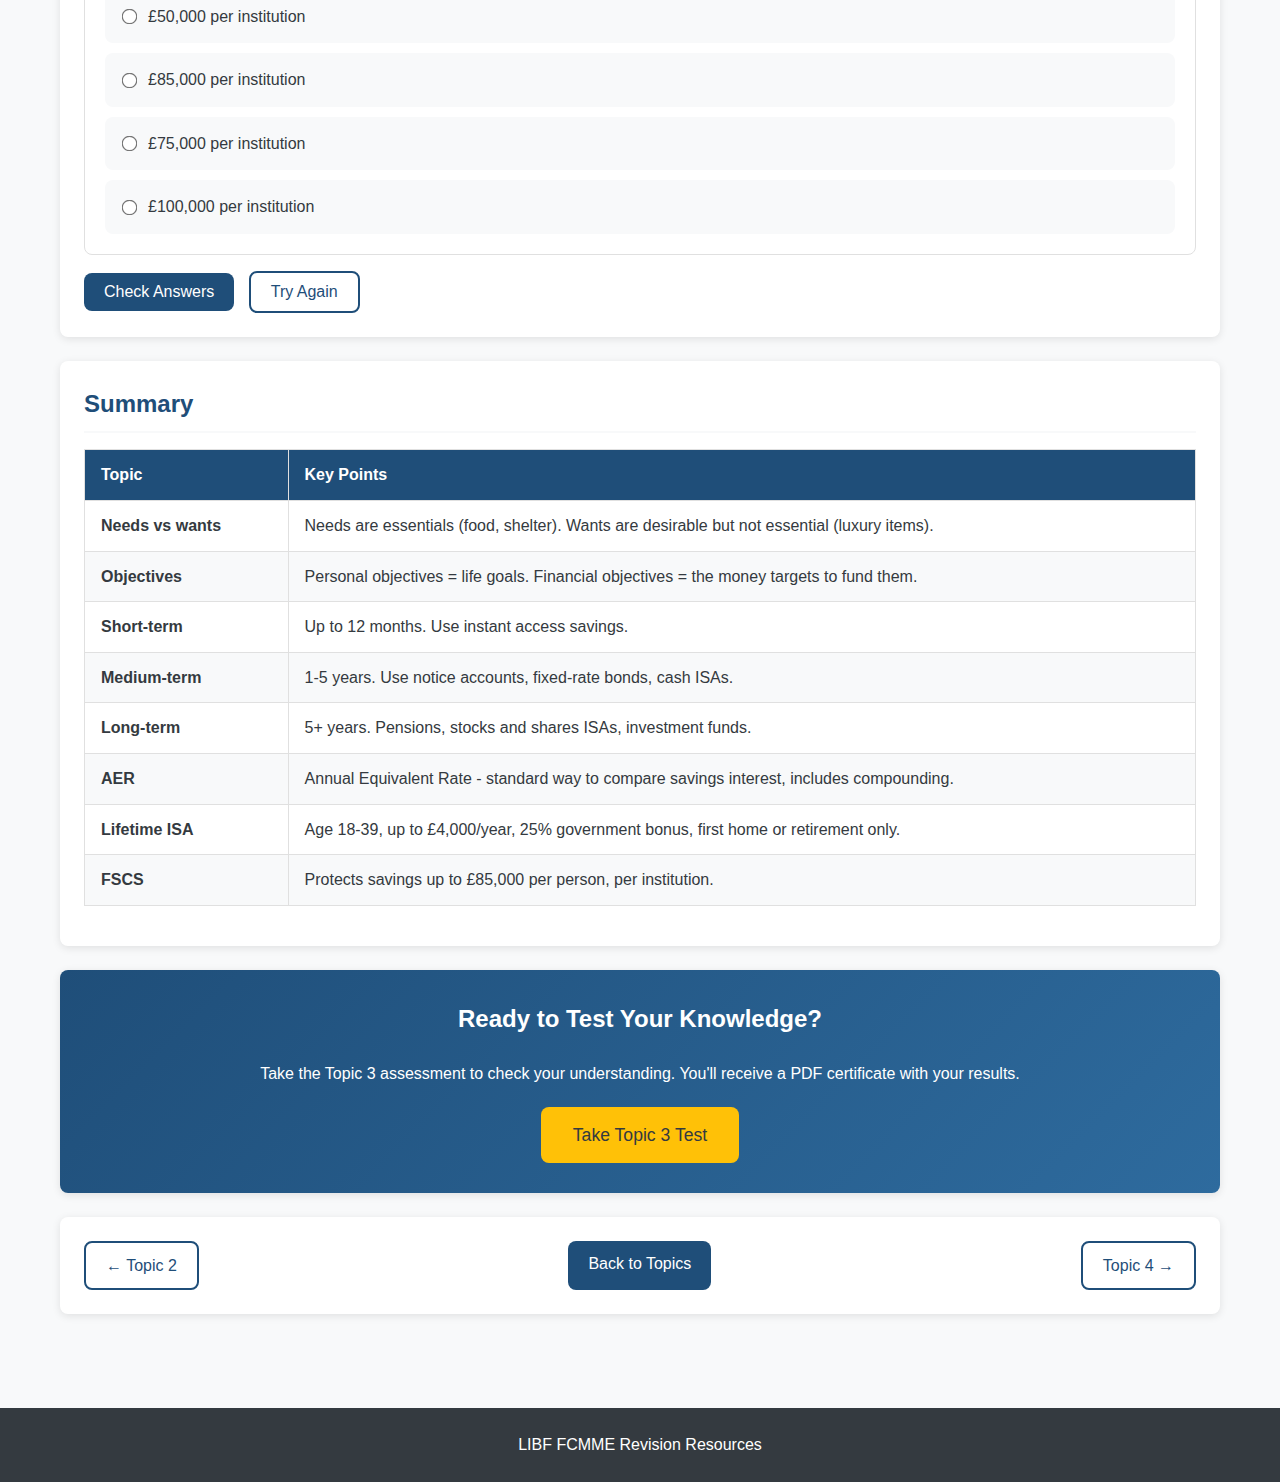
<file: CEF_Unit2/topics/topic-3-planning-future/index.html>
<!DOCTYPE html>
<html lang="en">
<head>
    <meta charset="UTF-8">
    <meta name="viewport" content="width=device-width, initial-scale=1.0">
    <title>Topic 3: Planning for Now and for the Future | LIBF FCMME Revision</title>
    <link rel="stylesheet" href="../../css/styles.css">
</head>
<body>
    <header>
        <div class="container">
            <h1>Topic 3: Planning for Now and for the Future</h1>
            <p class="subtitle">LO1: Understand short, medium and long-term planning, objectives and goals, and basic savings products</p>
        </div>
    </header>

    <nav class="breadcrumb">
        <div class="container">
            <a href="../../index.html">Home</a> <span>›</span> <span>Topic 3</span>
        </div>
    </nav>

    <main>
        <div class="container">

            <!-- Learning Objectives -->
            <div class="section">
                <h2>What You Need to Learn</h2>
                <ul style="margin-left: 20px; line-height: 2;">
                    <li>Distinguish between needs and wants</li>
                    <li>Explain the difference between personal objectives and financial objectives</li>
                    <li>Understand short-term, medium-term, and long-term financial planning</li>
                    <li>Explain why financial plans should be reviewed regularly</li>
                    <li>Describe basic savings products including ISAs, bonds, and credit union accounts</li>
                    <li>Understand how tax applies to savings interest</li>
                </ul>
            </div>

            <!-- 3.1 Needs vs Wants -->
            <div class="section">
                <h2>3.1 Needs vs Wants</h2>

                <p>Before you can set financial objectives, you need to understand the difference between <strong>needs</strong> and <strong>wants</strong>. This is fundamental to good money management.</p>

                <table class="knowledge-table">
                    <thead>
                        <tr>
                            <th style="background: #28a745;">Needs (Essential)</th>
                            <th style="background: #4a6fa5;">Wants (Desirable but not essential)</th>
                        </tr>
                    </thead>
                    <tbody>
                        <tr>
                            <td>Food and water</td>
                            <td>Eating out at restaurants</td>
                        </tr>
                        <tr>
                            <td>Shelter (housing)</td>
                            <td>A luxury penthouse</td>
                        </tr>
                        <tr>
                            <td>Basic clothing</td>
                            <td>Designer brands</td>
                        </tr>
                        <tr>
                            <td>Heating and electricity</td>
                            <td>The latest smartphone</td>
                        </tr>
                        <tr>
                            <td>Transport to work</td>
                            <td>A sports car</td>
                        </tr>
                        <tr>
                            <td>Healthcare</td>
                            <td>Annual holiday abroad</td>
                        </tr>
                    </tbody>
                </table>

                <div class="info-box tip">
                    <strong>Remember:</strong> A <strong>need</strong> is something essential for survival and basic living. A <strong>want</strong> is something you would like to have but can live without. Good financial planning means ensuring your needs are met before spending on wants.
                </div>

                <div class="info-box warning">
                    <strong>The line is not always clear:</strong> Some items fall between needs and wants. A basic mobile phone may be a need (for safety and communication), but the latest iPhone is a want. A car may be a need if you live rurally with no public transport, but a luxury car is a want.
                </div>
            </div>

            <!-- Activity 1: Card Sort - Needs vs Wants -->
            <div class="section">
                <div class="activity">
                    <div class="activity-header">
                        <div class="activity-icon">1</div>
                        <h3>Card Sort: Needs vs Wants</h3>
                    </div>
                    <p>Sort these items into needs (essentials) and wants (non-essentials):</p>
                    <div id="needs-wants-sort"></div>
                </div>
            </div>

            <!-- 3.2 Objectives and Goals -->
            <div class="section">
                <h2>3.2 Objectives and Goals</h2>

                <p>Setting clear objectives is the foundation of any good financial plan. There are two types of objectives to consider:</p>

                <table class="knowledge-table">
                    <thead>
                        <tr>
                            <th>Personal Objectives</th>
                            <th>Financial Objectives</th>
                        </tr>
                    </thead>
                    <tbody>
                        <tr>
                            <td>What you want to <strong>achieve in life</strong></td>
                            <td>The <strong>money targets</strong> needed to fund your personal goals</td>
                        </tr>
                        <tr>
                            <td>Get married</td>
                            <td>Save £15,000 for a wedding</td>
                        </tr>
                        <tr>
                            <td>Own a home</td>
                            <td>Save £30,000 for a house deposit</td>
                        </tr>
                        <tr>
                            <td>Travel the world</td>
                            <td>Save £5,000 for a gap year trip</td>
                        </tr>
                        <tr>
                            <td>Retire comfortably at 60</td>
                            <td>Build a pension pot of £500,000</td>
                        </tr>
                        <tr>
                            <td>Start a business</td>
                            <td>Save £20,000 in start-up capital</td>
                        </tr>
                    </tbody>
                </table>

                <h3>Critical Milestones</h3>
                <p><strong>Critical milestones</strong> are important life events that typically require significant financial planning. These include:</p>
                <ul style="margin-left: 20px; line-height: 2;">
                    <li><strong>Leaving home</strong> - deposit on a rental, furniture, setting up utilities</li>
                    <li><strong>Getting married</strong> - average UK wedding costs around £20,000</li>
                    <li><strong>Having children</strong> - childcare, clothing, food, education costs</li>
                    <li><strong>Buying a home</strong> - deposit (typically 5-20% of property value), legal fees, stamp duty</li>
                    <li><strong>Retirement</strong> - need enough pension/savings to live on for potentially 20-30+ years</li>
                </ul>

                <div class="info-box danger">
                    <strong>EXAM ALERT:</strong> Exam questions may ask you to identify the financial objective that matches a personal objective, or vice versa. Make sure you can link the two together.
                </div>
            </div>

            <!-- 3.3 Planning Time Frames -->
            <div class="section">
                <h2>3.3 Short, Medium and Long-Term Planning</h2>

                <p>Financial goals are categorised by the time it will take to achieve them:</p>

                <table class="knowledge-table">
                    <thead>
                        <tr>
                            <th>Time Frame</th>
                            <th>Period</th>
                            <th>Examples</th>
                            <th>Suitable Products</th>
                        </tr>
                    </thead>
                    <tbody>
                        <tr style="background: #d4edda;">
                            <td><strong>Short-term</strong></td>
                            <td>Up to 12 months</td>
                            <td>Holiday, new phone, emergency fund, Christmas spending</td>
                            <td>Instant access savings, regular saver account, current account</td>
                        </tr>
                        <tr style="background: #fff3cd;">
                            <td><strong>Medium-term</strong></td>
                            <td>1 to 5 years</td>
                            <td>Car, wedding, house deposit, home improvements</td>
                            <td>Notice accounts, fixed-rate bonds, cash ISA, Lifetime ISA</td>
                        </tr>
                        <tr style="background: #cce5ff;">
                            <td><strong>Long-term</strong></td>
                            <td>5+ years</td>
                            <td>Retirement, children's education, paying off mortgage, wealth building</td>
                            <td>Pensions, stocks and shares ISAs, investment funds, property</td>
                        </tr>
                    </tbody>
                </table>

                <div class="info-box tip">
                    <strong>Key principle:</strong> The longer your time horizon, the more risk you can typically afford to take with your savings. Short-term money should be kept safe and accessible. Long-term money can be invested for growth because you have time to ride out market fluctuations.
                </div>

                <h3>Why Review Your Financial Plan?</h3>
                <p>Financial plans should be <strong>reviewed regularly</strong> because:</p>
                <ul style="margin-left: 20px; line-height: 2;">
                    <li>Your circumstances change (new job, marriage, children, redundancy)</li>
                    <li>Interest rates change, affecting savings returns and borrowing costs</li>
                    <li>Inflation may erode the value of your savings</li>
                    <li>Your objectives may change as you move through life stages</li>
                    <li>Tax rules and allowances change</li>
                    <li>New financial products become available</li>
                </ul>
            </div>

            <!-- Activity 2: Quick Checks -->
            <div class="section">
                <div class="activity">
                    <div class="activity-header">
                        <div class="activity-icon">2</div>
                        <h3>Quick Check: Planning Time Frames</h3>
                    </div>
                    <div id="time-q1"></div>
                    <div id="time-q2"></div>
                    <div id="time-q3"></div>
                </div>
            </div>

            <!-- 3.4 Savings Options -->
            <div class="section">
                <h2>3.4 Savings Options</h2>

                <p>There are many different savings products available. Choosing the right one depends on how long you can lock your money away, how much risk you are willing to take, and whether you need easy access.</p>

                <h3>AER and Compound Interest</h3>
                <p>The <strong>AER (Annual Equivalent Rate)</strong> is the standard way of comparing savings accounts. It shows the interest rate you would earn over a full year, taking into account how often interest is paid (compounding).</p>

                <div class="scenario-box">
                    <h4>Example: The Power of Compound Interest</h4>
                    <div class="numbers-box">
                        <table>
                            <tr><td>Amount saved</td><td class="amount">£1,000</td></tr>
                            <tr><td>AER</td><td class="amount">5%</td></tr>
                            <tr><td>After Year 1</td><td class="amount">£1,050.00</td></tr>
                            <tr><td>After Year 2</td><td class="amount">£1,102.50</td></tr>
                            <tr><td>After Year 3</td><td class="amount">£1,157.63</td></tr>
                            <tr><td>After Year 5</td><td class="amount">£1,276.28</td></tr>
                            <tr style="background: #d4edda;"><td><strong>After Year 10</strong></td><td class="amount"><strong>£1,628.89</strong></td></tr>
                        </table>
                    </div>
                    <p>With compound interest, you earn interest on your interest. In Year 2, you earn 5% on £1,050 (not just £1,000), giving you £52.50 instead of £50.</p>
                </div>

                <h3>Types of Savings Products</h3>

                <table class="knowledge-table">
                    <thead>
                        <tr>
                            <th>Product</th>
                            <th>Features</th>
                            <th>Best For</th>
                        </tr>
                    </thead>
                    <tbody>
                        <tr>
                            <td><strong>Instant access savings</strong></td>
                            <td>Withdraw money at any time without penalty. Lower interest rate. Flexible.</td>
                            <td>Emergency fund, short-term savings</td>
                        </tr>
                        <tr>
                            <td><strong>Notice account</strong></td>
                            <td>Must give notice before withdrawing (e.g., 30, 60, or 90 days). Slightly higher rate than instant access.</td>
                            <td>Money you will not need at very short notice</td>
                        </tr>
                        <tr>
                            <td><strong>Fixed-rate bond</strong></td>
                            <td>Lock money away for a fixed period (e.g., 1, 2, 3, or 5 years). Higher interest rate. Cannot access early (or penalty applies).</td>
                            <td>Medium-term savings where you will not need the money</td>
                        </tr>
                        <tr>
                            <td><strong>Regular saver account</strong></td>
                            <td>Commit to saving a fixed amount each month (e.g., £25-£300). Often offers a higher rate for 12 months.</td>
                            <td>Building a savings habit</td>
                        </tr>
                        <tr>
                            <td><strong>Credit union account</strong></td>
                            <td>Savings with a not-for-profit cooperative. Fair rates. May enable access to low-cost loans. FSCS protected.</td>
                            <td>Community-focused savers, those who may need affordable loans</td>
                        </tr>
                        <tr>
                            <td><strong>Sharia-compliant account</strong></td>
                            <td>Does not pay interest (as interest is forbidden in Islamic finance). Instead, provides a profit rate or expected profit rate based on ethical investments.</td>
                            <td>Muslim savers who wish to follow Islamic financial principles</td>
                        </tr>
                    </tbody>
                </table>

                <h3>ISAs (Individual Savings Accounts)</h3>
                <p>ISAs are a tax-efficient way to save. Any interest or growth earned inside an ISA is <strong>completely tax-free</strong>.</p>

                <table class="knowledge-table">
                    <thead>
                        <tr>
                            <th>ISA Type</th>
                            <th>Features</th>
                            <th>Annual Allowance</th>
                        </tr>
                    </thead>
                    <tbody>
                        <tr>
                            <td><strong>Cash ISA</strong></td>
                            <td>Like a savings account but interest is tax-free. Available as instant access or fixed-rate.</td>
                            <td>Up to £20,000/year (total across all ISA types)</td>
                        </tr>
                        <tr>
                            <td><strong>Stocks and Shares ISA</strong></td>
                            <td>Invest in shares, funds, and bonds with tax-free growth. Higher risk but potentially higher returns.</td>
                            <td>Part of the £20,000 annual ISA allowance</td>
                        </tr>
                        <tr>
                            <td><strong>Lifetime ISA (LISA)</strong></td>
                            <td>For 18-39 year olds. Save up to £4,000/year and receive a <strong>25% government bonus</strong> (up to £1,000/year). Can only be used for a first home or retirement (age 60+).</td>
                            <td>£4,000/year (counts towards £20,000 total)</td>
                        </tr>
                        <tr>
                            <td><strong>Junior ISA</strong></td>
                            <td>For under 18s. Parents/guardians can contribute. Tax-free savings until the child turns 18.</td>
                            <td>Up to £9,000/year</td>
                        </tr>
                    </tbody>
                </table>

                <div class="info-box danger">
                    <strong>EXAM ALERT:</strong> The Lifetime ISA is a favourite exam topic. Remember: age 18-39, up to £4,000/year, 25% government bonus, can ONLY be used for first home purchase or retirement at 60+. There is a 25% penalty for withdrawing for any other reason.
                </div>
            </div>

            <!-- Tax on Savings -->
            <div class="section">
                <h2>3.5 Tax on Savings</h2>

                <p>Interest earned on savings outside of an ISA may be subject to tax. However, many savers pay no tax at all thanks to various allowances:</p>

                <table class="knowledge-table">
                    <thead>
                        <tr>
                            <th>Allowance</th>
                            <th>Amount</th>
                            <th>Explanation</th>
                        </tr>
                    </thead>
                    <tbody>
                        <tr>
                            <td><strong>Personal Allowance</strong></td>
                            <td>£12,570</td>
                            <td>The first £12,570 of total income is tax-free for everyone.</td>
                        </tr>
                        <tr>
                            <td><strong>Personal Savings Allowance (basic rate taxpayer)</strong></td>
                            <td>£1,000</td>
                            <td>Basic rate taxpayers (20%) can earn up to £1,000 of savings interest tax-free.</td>
                        </tr>
                        <tr>
                            <td><strong>Personal Savings Allowance (higher rate taxpayer)</strong></td>
                            <td>£500</td>
                            <td>Higher rate taxpayers (40%) can earn up to £500 of savings interest tax-free.</td>
                        </tr>
                        <tr>
                            <td><strong>Starting Rate for Savings</strong></td>
                            <td>Up to £5,000</td>
                            <td>If your non-savings income is below £17,570, you may get up to £5,000 of savings interest at 0% tax.</td>
                        </tr>
                    </tbody>
                </table>

                <div class="info-box tip">
                    <strong>FSCS Protection:</strong> The Financial Services Compensation Scheme protects your savings up to <strong>£85,000 per person, per financial institution</strong>. If your bank or building society fails, the FSCS will pay you back up to this amount.
                </div>
            </div>

            <!-- Activity 3: True or False -->
            <div class="section">
                <div class="activity">
                    <div class="activity-header">
                        <div class="activity-icon">3</div>
                        <h3>True or False: Savings Products</h3>
                    </div>
                    <div id="savings-tf"></div>
                </div>
            </div>

            <!-- Activity 4: Matching - Savings Products -->
            <div class="section">
                <div class="activity">
                    <div class="activity-header">
                        <div class="activity-icon">4</div>
                        <h3>Match the Savings Product to Its Feature</h3>
                    </div>
                    <div id="savings-matching"></div>
                </div>
            </div>

            <!-- Activity 5: Fill in the Blanks -->
            <div class="section">
                <div class="activity">
                    <div class="activity-header">
                        <div class="activity-icon">5</div>
                        <h3>Fill in the Blanks</h3>
                    </div>
                    <div id="planning-fill-blanks"></div>
                </div>
            </div>

            <!-- Activity 6: Flip Cards -->
            <div class="section">
                <div class="activity">
                    <div class="activity-header">
                        <div class="activity-icon">6</div>
                        <h3>Flip Cards: Key Terms</h3>
                    </div>
                    <div id="planning-flip-cards"></div>
                </div>
            </div>

            <!-- Activity 7: Practice Quiz -->
            <div class="section">
                <h2>Practice Quiz</h2>
                <div id="practice-quiz"></div>
            </div>

            <!-- Summary -->
            <div class="section">
                <h2>Summary</h2>
                <table class="knowledge-table">
                    <thead><tr><th>Topic</th><th>Key Points</th></tr></thead>
                    <tbody>
                        <tr><td><strong>Needs vs wants</strong></td><td>Needs are essentials (food, shelter). Wants are desirable but not essential (luxury items).</td></tr>
                        <tr><td><strong>Objectives</strong></td><td>Personal objectives = life goals. Financial objectives = the money targets to fund them.</td></tr>
                        <tr><td><strong>Short-term</strong></td><td>Up to 12 months. Use instant access savings.</td></tr>
                        <tr><td><strong>Medium-term</strong></td><td>1-5 years. Use notice accounts, fixed-rate bonds, cash ISAs.</td></tr>
                        <tr><td><strong>Long-term</strong></td><td>5+ years. Pensions, stocks and shares ISAs, investment funds.</td></tr>
                        <tr><td><strong>AER</strong></td><td>Annual Equivalent Rate - standard way to compare savings interest, includes compounding.</td></tr>
                        <tr><td><strong>Lifetime ISA</strong></td><td>Age 18-39, up to £4,000/year, 25% government bonus, first home or retirement only.</td></tr>
                        <tr><td><strong>FSCS</strong></td><td>Protects savings up to £85,000 per person, per institution.</td></tr>
                    </tbody>
                </table>
            </div>

            <!-- Take the Test -->
            <div class="section" style="text-align: center; background: linear-gradient(135deg, #1F4E79, #2E6B9E); color: white; padding: 30px;">
                <h2 style="color: white; border: none; margin-bottom: 15px;">Ready to Test Your Knowledge?</h2>
                <p style="margin-bottom: 20px;">Take the Topic 3 assessment to check your understanding. You'll receive a PDF certificate with your results.</p>
                <a href="../../tests/topic-3-test.html" class="btn btn-warning" style="font-size: 1.1rem; padding: 14px 32px;">Take Topic 3 Test</a>
            </div>

            <!-- Navigation -->
            <div class="section" style="display: flex; justify-content: space-between; flex-wrap: wrap; gap: 10px;">
                <a href="../topic-2-different-plans/index.html" class="btn btn-outline">&larr; Topic 2</a>
                <a href="../../index.html" class="btn btn-primary">Back to Topics</a>
                <a href="../topic-4-budgeting/index.html" class="btn btn-outline">Topic 4 &rarr;</a>
            </div>
        </div>
    </main>

    <footer><div class="container"><p>LIBF FCMME Revision Resources</p></div></footer>

    <script src="../../js/quiz.js"></script>
    <script src="../../js/card-sort.js"></script>
    <script src="../../js/activities.js"></script>

    <script>
        // Activity 1: Card Sort - Needs vs Wants
        new CardSort('needs-wants-sort', [
            { id: 'food', text: 'Food and groceries' },
            { id: 'designer', text: 'Designer clothing' },
            { id: 'heating', text: 'Heating and electricity' },
            { id: 'holiday', text: 'Holiday abroad' },
            { id: 'rent', text: 'Rent or mortgage' },
            { id: 'gaming', text: 'Gaming console' },
            { id: 'transport', text: 'Transport to work' },
            { id: 'streaming', text: 'Streaming subscription' }
        ], [
            { id: 'needs', title: 'Needs (Essentials)', correctTerms: ['food', 'heating', 'rent', 'transport'] },
            { id: 'wants', title: 'Wants (Non-essentials)', correctTerms: ['designer', 'holiday', 'gaming', 'streaming'] }
        ]);

        // Activity 2: Quick Checks
        new QuickCheck('time-q1',
            'Saving for a holiday in 6 months would be classified as:',
            ['Short-term planning', 'Medium-term planning', 'Long-term planning', 'No planning needed'],
            0,
            'Short-term planning covers goals up to 12 months away. A holiday in 6 months is short-term.'
        );

        new QuickCheck('time-q2',
            'Saving for a house deposit over 3 years would be classified as:',
            ['Short-term planning', 'Medium-term planning', 'Long-term planning', 'Impossible'],
            1,
            'Medium-term planning covers goals 1 to 5 years away. A 3-year house deposit target is medium-term.'
        );

        new QuickCheck('time-q3',
            'A Lifetime ISA offers a government bonus of:',
            ['10%', '15%', '25%', '50%'],
            2,
            'The Lifetime ISA provides a 25% government bonus on savings up to £4,000 per year - that\'s up to £1,000 free from the government!'
        );

        // Activity 3: True or False
        new TrueFalse('savings-tf', [
            { statement: 'A fixed-rate bond allows you to withdraw money at any time without penalty.', isTrue: false, explanation: 'False! Fixed-rate bonds lock your money away for a set period. Early withdrawal usually incurs a penalty.' },
            { statement: 'Interest earned in an ISA is completely tax-free.', isTrue: true, explanation: 'Correct! ISAs (Individual Savings Accounts) provide a tax-free wrapper for your savings or investments.' },
            { statement: 'The Lifetime ISA is available to anyone of any age.', isTrue: false, explanation: 'False! The Lifetime ISA is only available to people aged 18 to 39. You can continue contributing until age 50.' },
            { statement: 'AER stands for Annual Equivalent Rate and helps you compare savings accounts.', isTrue: true, explanation: 'Correct! AER is the standard measure that accounts for compounding, making it easy to compare different accounts.' },
            { statement: 'The FSCS protects savings up to £85,000 per person per financial institution.', isTrue: true, explanation: 'Correct! If your bank fails, the FSCS guarantees you will get back up to £85,000.' },
            { statement: 'A notice account gives you instant access to your money.', isTrue: false, explanation: 'False! With a notice account, you must give advance notice (e.g., 30, 60, or 90 days) before making a withdrawal.' },
            { statement: 'Basic rate taxpayers can earn up to £1,000 of savings interest tax-free.', isTrue: true, explanation: 'Correct! This is the Personal Savings Allowance for basic rate (20%) taxpayers. Higher rate taxpayers get £500.' }
        ]);

        // Activity 4: Matching - Savings Products
        new MatchingActivity('savings-matching', [
            { term: 'Instant access savings', definition: 'Withdraw money any time, lower interest rate, ideal for emergency fund' },
            { term: 'Fixed-rate bond', definition: 'Lock money away for a set period, higher interest rate, penalty for early access' },
            { term: 'Notice account', definition: 'Must give 30-90 days warning before withdrawing, moderate interest rate' },
            { term: 'Cash ISA', definition: 'Tax-free interest on savings up to £20,000 per year' },
            { term: 'Lifetime ISA', definition: '25% government bonus, for first home or retirement, ages 18-39' },
            { term: 'Credit union account', definition: 'Not-for-profit cooperative, fair rates, may enable low-cost loans' }
        ]);

        // Activity 5: Fill in the Blanks
        new FillBlanks('planning-fill-blanks',
            'A {0} is something essential for survival, while a {1} is something desirable but not essential. Short-term goals are up to {2} months away. Medium-term goals are {3} years away. Long-term goals are {4} or more years away. The {5} shows the interest rate accounting for compounding. A Lifetime ISA gives a {6}% government bonus on savings for a first home or retirement.',
            ['need', 'want', '12', '1 to 5', '5', 'AER', '25']
        );

        // Activity 6: Flip Cards
        new FlipCards('planning-flip-cards', [
            { front: 'AER', back: 'Annual Equivalent Rate - the standard way to compare savings accounts, taking into account how often interest is compounded.' },
            { front: 'Aspiration', back: 'A hope or ambition to achieve something. Financial aspirations drive your objectives and planning.' },
            { front: 'Fixed-Rate Bond', back: 'A savings account that locks your money away for a fixed period (1-5 years) in return for a guaranteed, higher interest rate.' },
            { front: 'Credit Union', back: 'A not-for-profit financial cooperative owned by its members, offering savings accounts and low-cost loans.' },
            { front: 'Critical Milestones', back: 'Major life events requiring financial planning: leaving home, marriage, children, buying a home, retirement.' },
            { front: 'ISA', back: 'Individual Savings Account - a tax-free wrapper for savings or investments. Annual allowance of £20,000.' },
            { front: 'Lifetime ISA', back: 'For ages 18-39. Save up to £4,000/year with a 25% government bonus. For first home purchase or retirement at 60+.' },
            { front: 'Need', back: 'Something essential for basic survival and living - food, shelter, heating, basic clothing.' },
            { front: 'Want', back: 'Something desirable but not essential for survival - designer clothes, holidays, luxury items.' },
            { front: 'Instant Access Account', back: 'A savings account where you can withdraw money at any time without notice or penalty. Lower interest rate.' },
            { front: 'Notice Account', back: 'A savings account requiring advance notice (e.g., 30-90 days) before you can withdraw. Higher rate than instant access.' },
            { front: 'FSCS', back: 'Financial Services Compensation Scheme - protects savings up to £85,000 per person, per financial institution.' }
        ]);

        // Activity 7: Practice Quiz
        new Quiz('practice-quiz', [
            { question: 'Which of the following is a NEED rather than a WANT?', options: ['Heating for your home', 'Streaming subscription', 'Designer sunglasses', 'Games console'], correct: 0, explanation: 'Heating is essential for basic living. The others are desirable but non-essential.' },
            { question: 'Saving for retirement is an example of:', options: ['Short-term planning', 'Medium-term planning', 'No planning', 'Long-term planning'], correct: 3, explanation: 'Retirement planning is long-term (5+ years away, often decades).' },
            { question: 'Which savings product offers a 25% government bonus?', options: ['Cash ISA', 'Fixed-rate bond', 'Lifetime ISA', 'Notice account'], correct: 2, explanation: 'The Lifetime ISA gives a 25% bonus on up to £4,000/year, for first home buyers or retirement savings.' },
            { question: 'A fixed-rate bond is best described as:', options: ['An account that locks money away for a set period', 'An account with instant access', 'A current account for daily use', 'A type of credit card'], correct: 0, explanation: 'Fixed-rate bonds lock money away for a set period (e.g., 1-5 years) in exchange for a guaranteed interest rate.' },
            { question: 'The Personal Savings Allowance for a basic rate taxpayer is:', options: ['£500', '£1,000', '£5,000', '£12,570'], correct: 1, explanation: 'Basic rate taxpayers can earn £1,000 of savings interest tax-free. Higher rate taxpayers get £500.' },
            { question: 'Compound interest means:', options: ['Interest is only paid on the original amount', 'Interest rates always stay the same', 'You never earn any interest', 'Interest is paid on the original amount plus previously earned interest'], correct: 3, explanation: 'Compound interest means earning interest on your interest - your money grows faster over time.' },
            { question: 'The FSCS protects savings up to:', options: ['£50,000 per institution', '£85,000 per institution', '£75,000 per institution', '£100,000 per institution'], correct: 1, explanation: 'The FSCS covers up to £85,000 per person, per authorised financial institution.' }
        ]);
    </script>
</body>
</html>
</file>
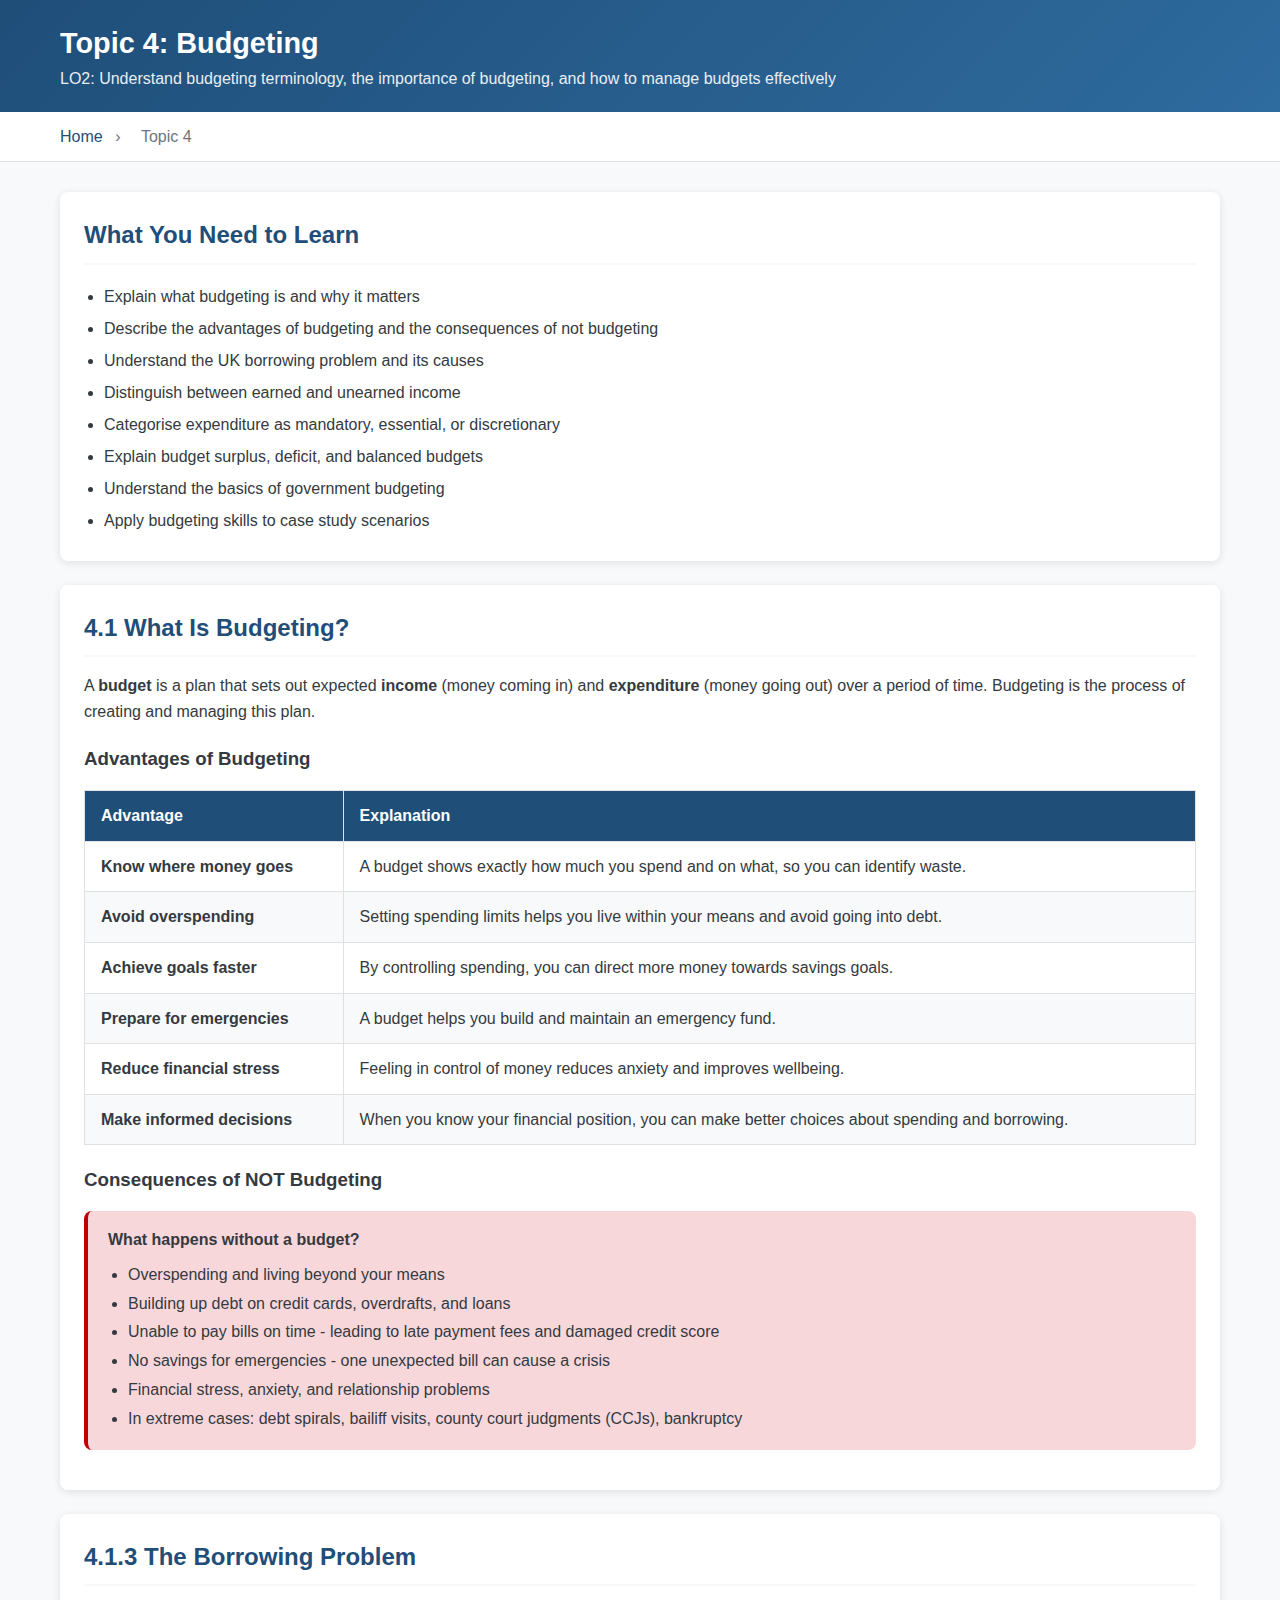
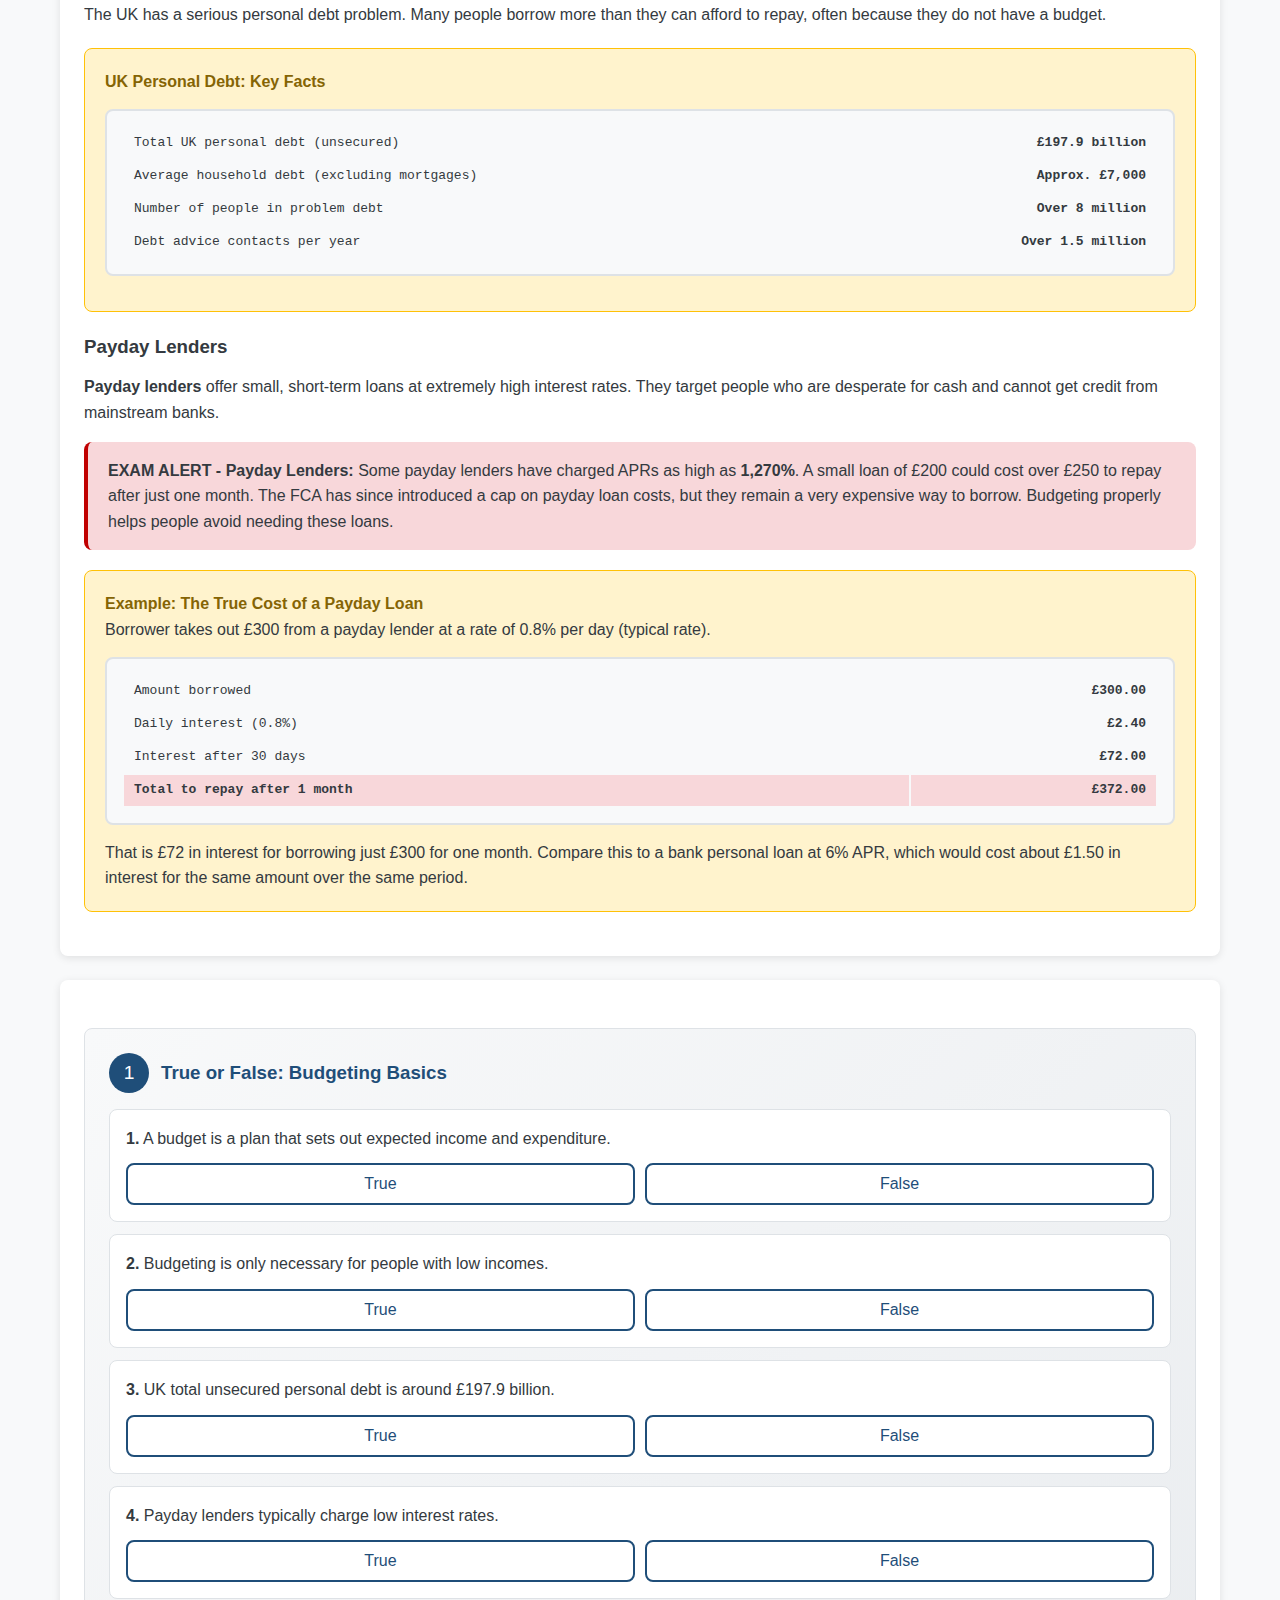
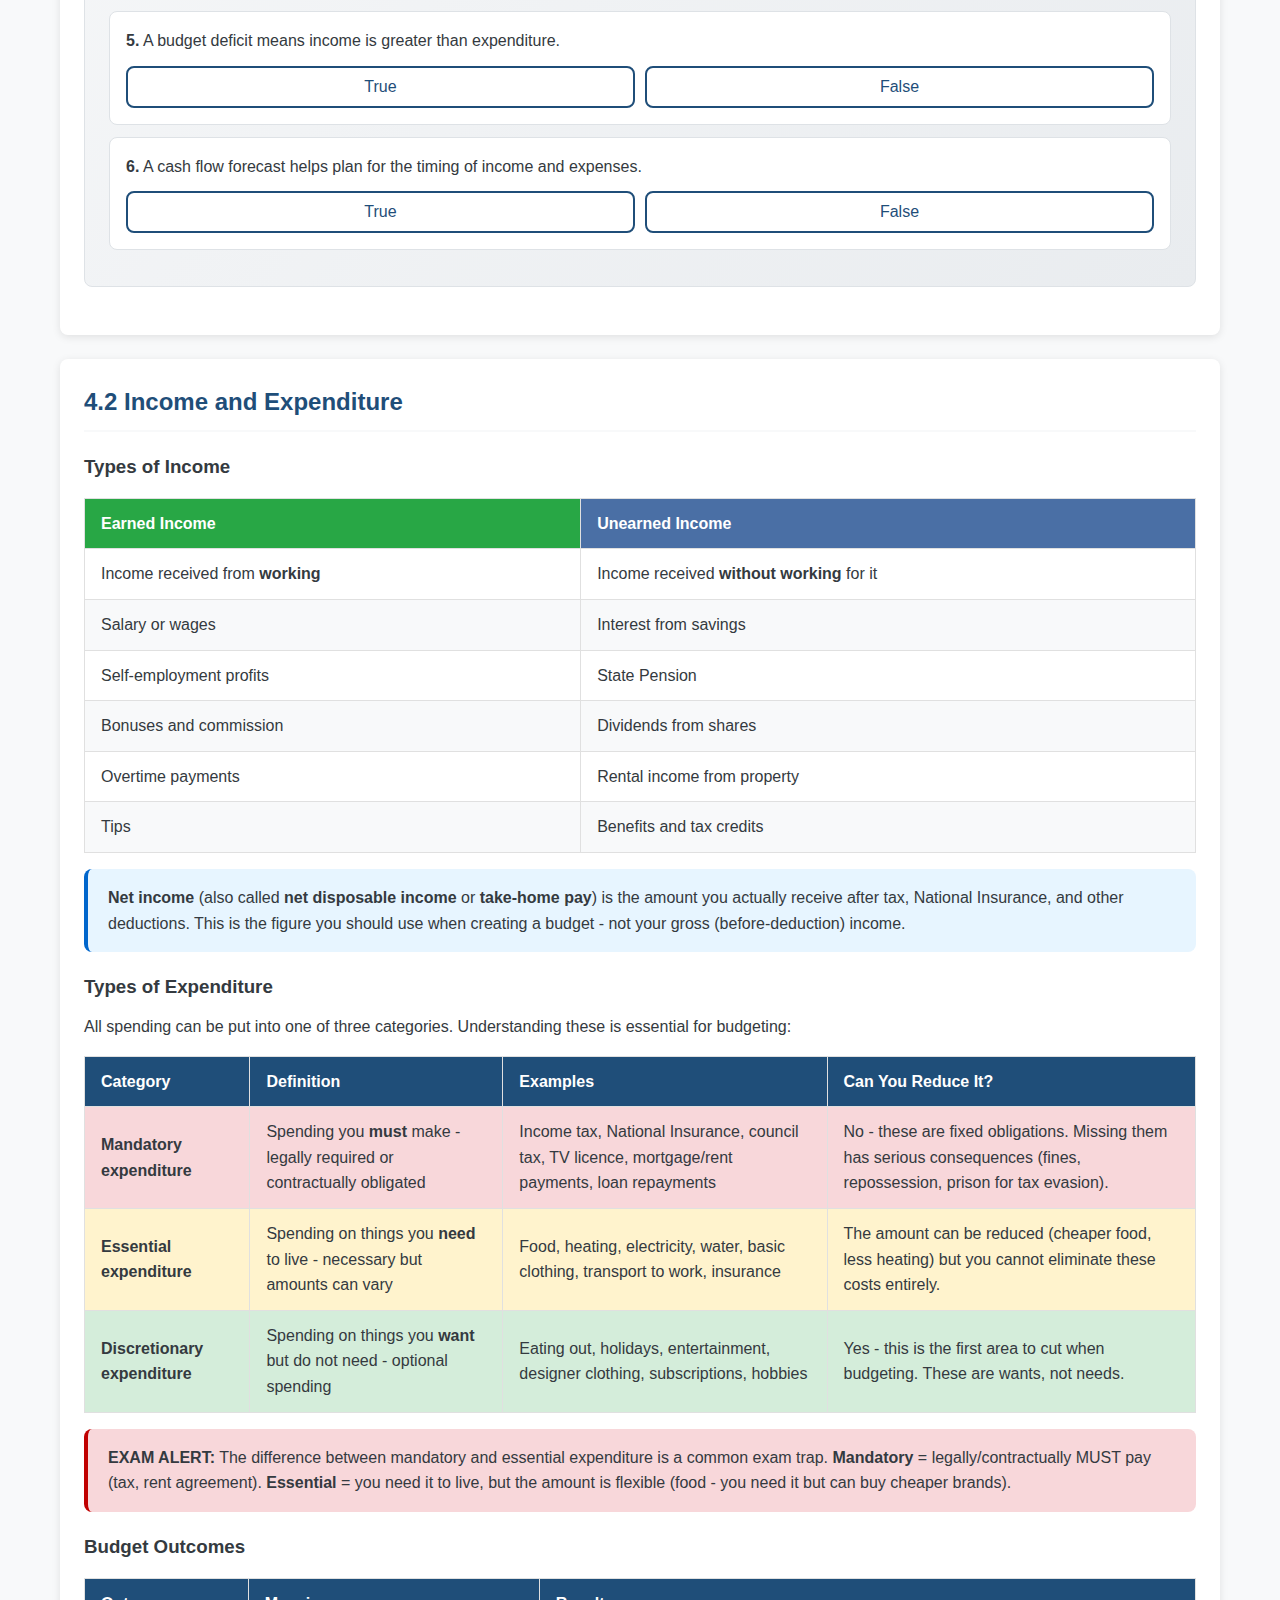
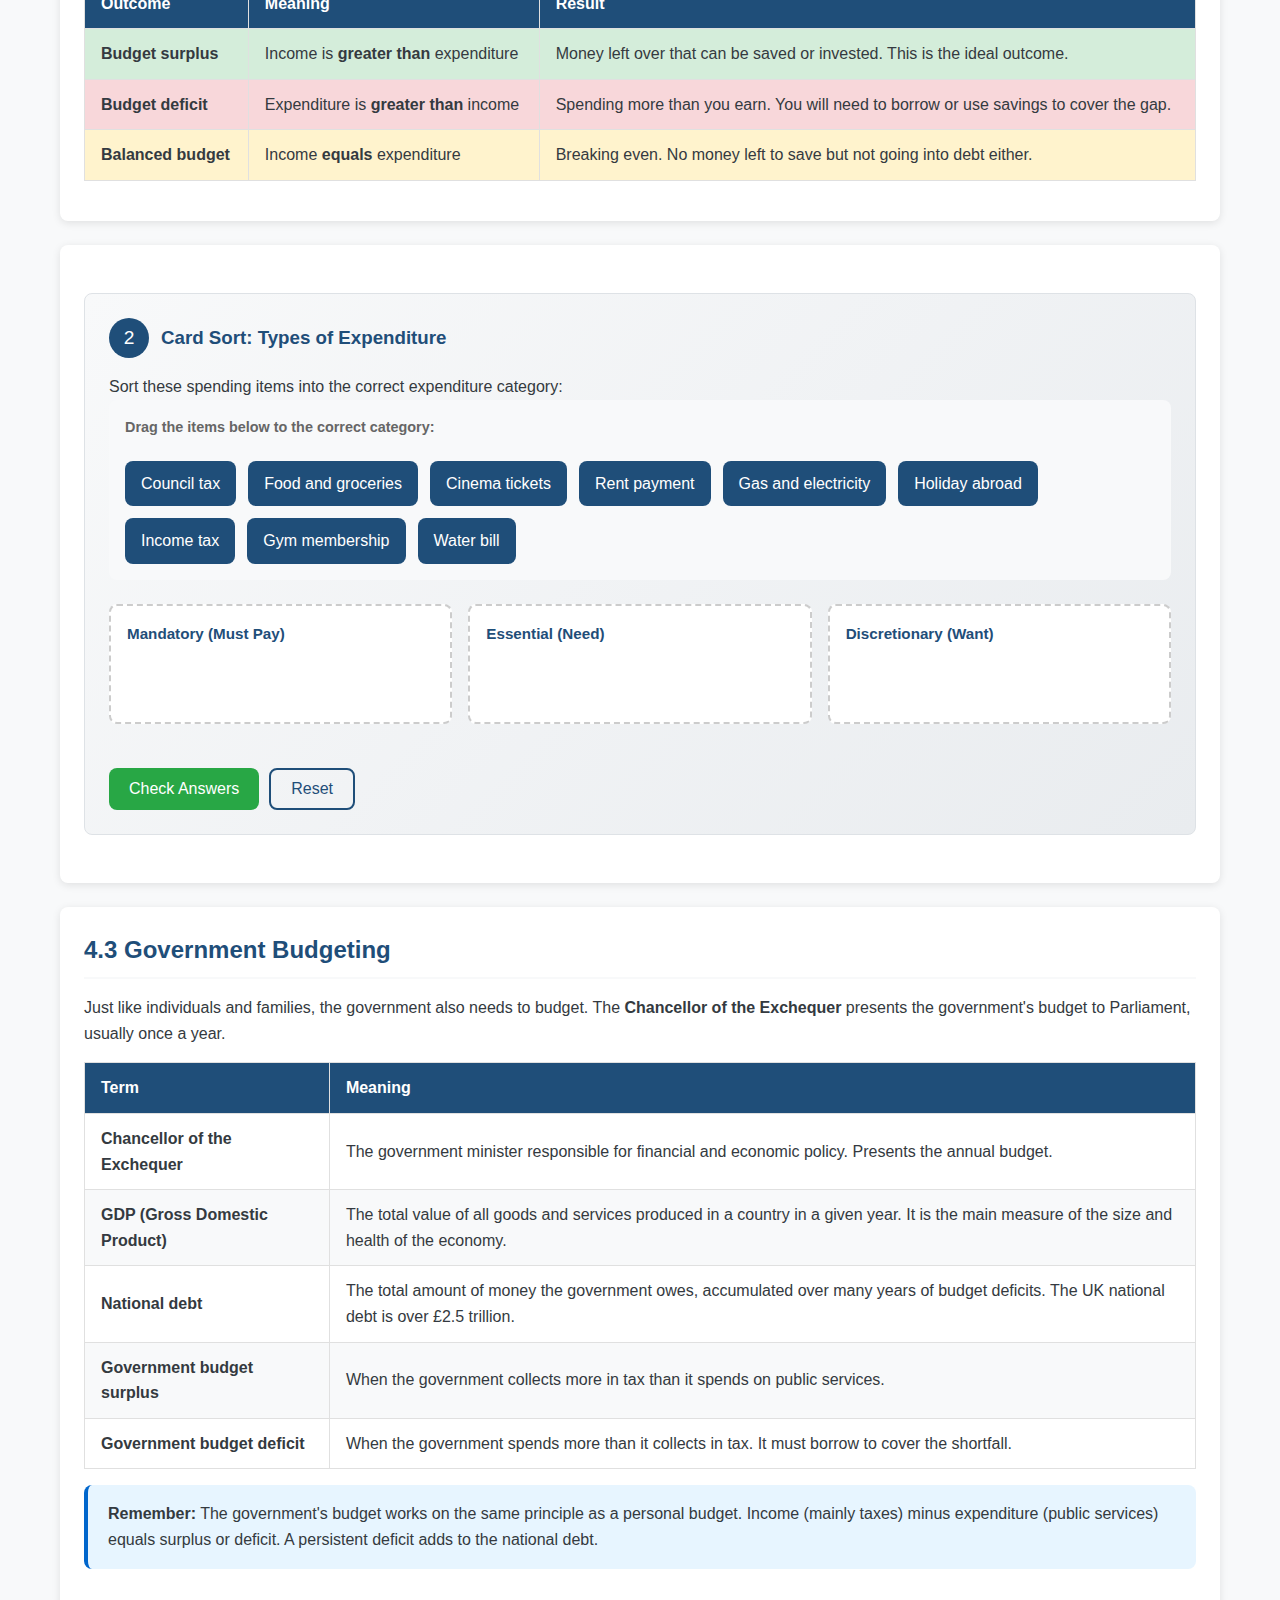
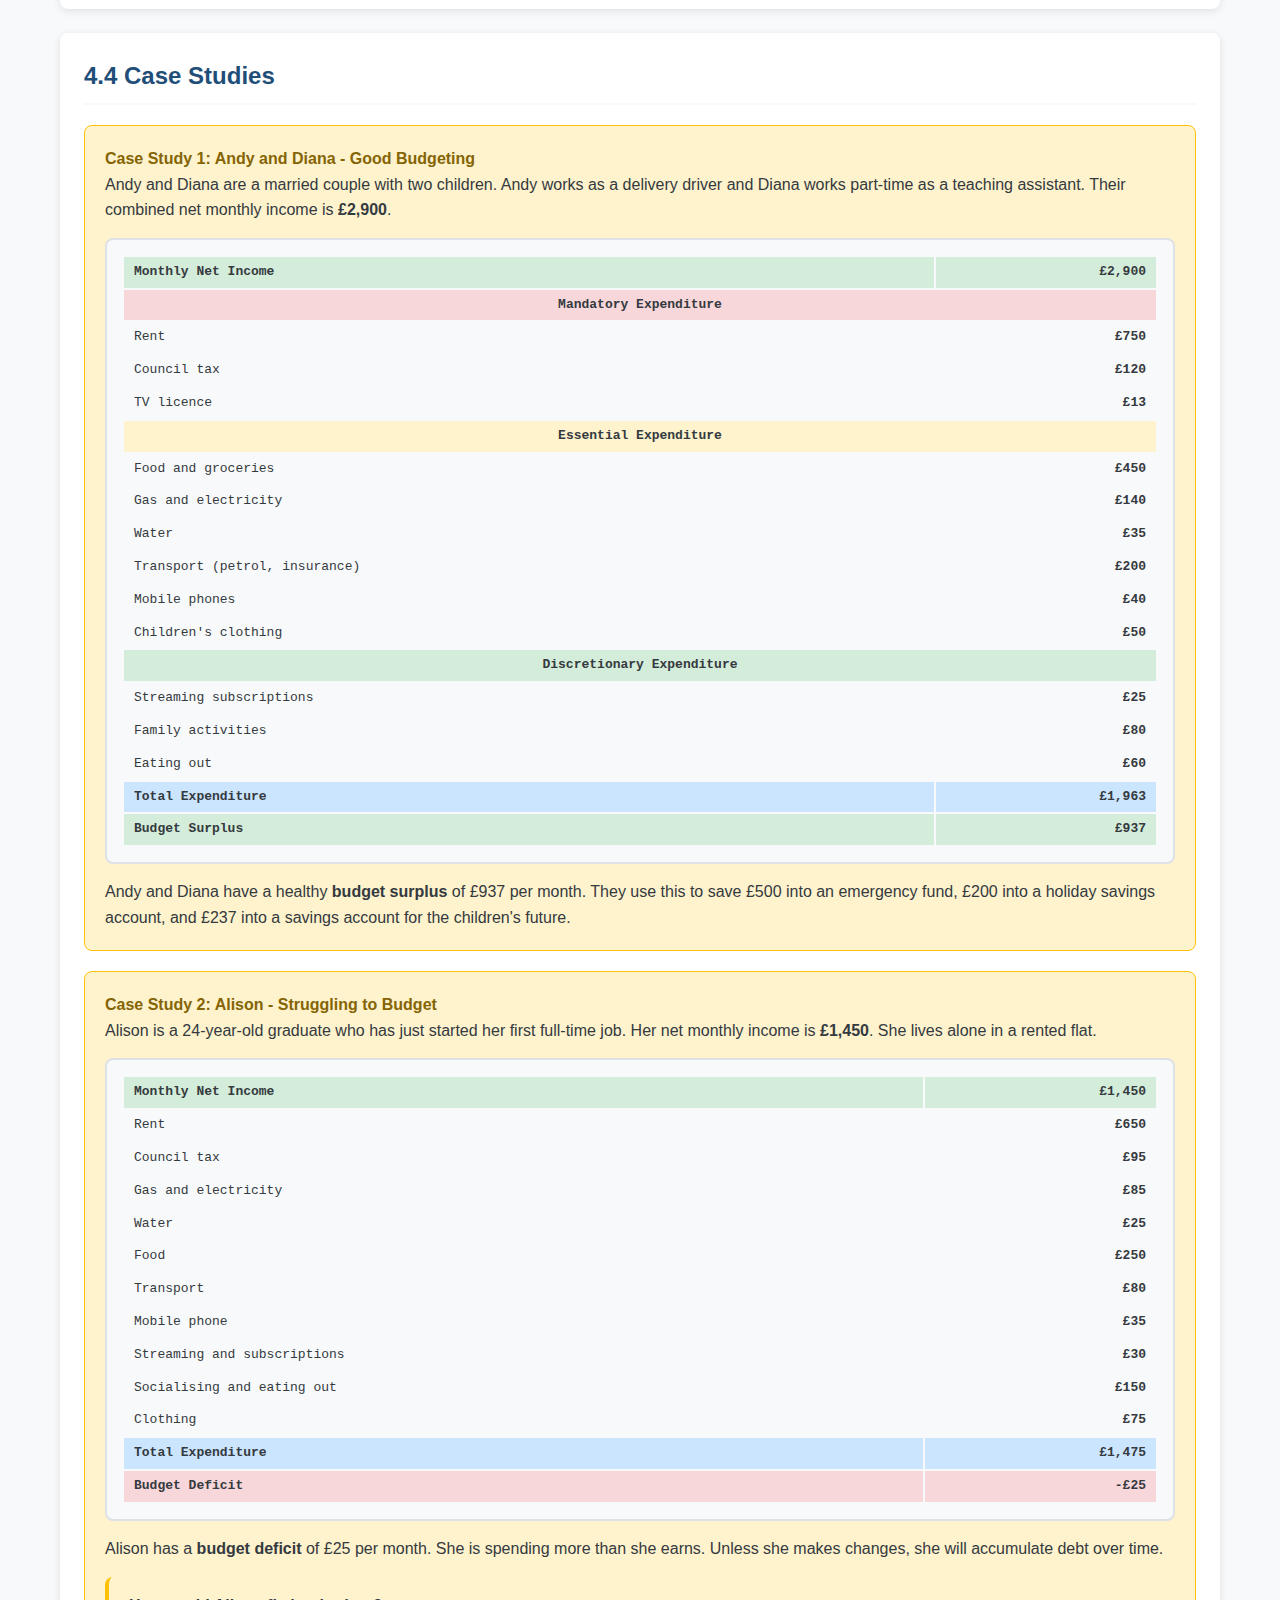
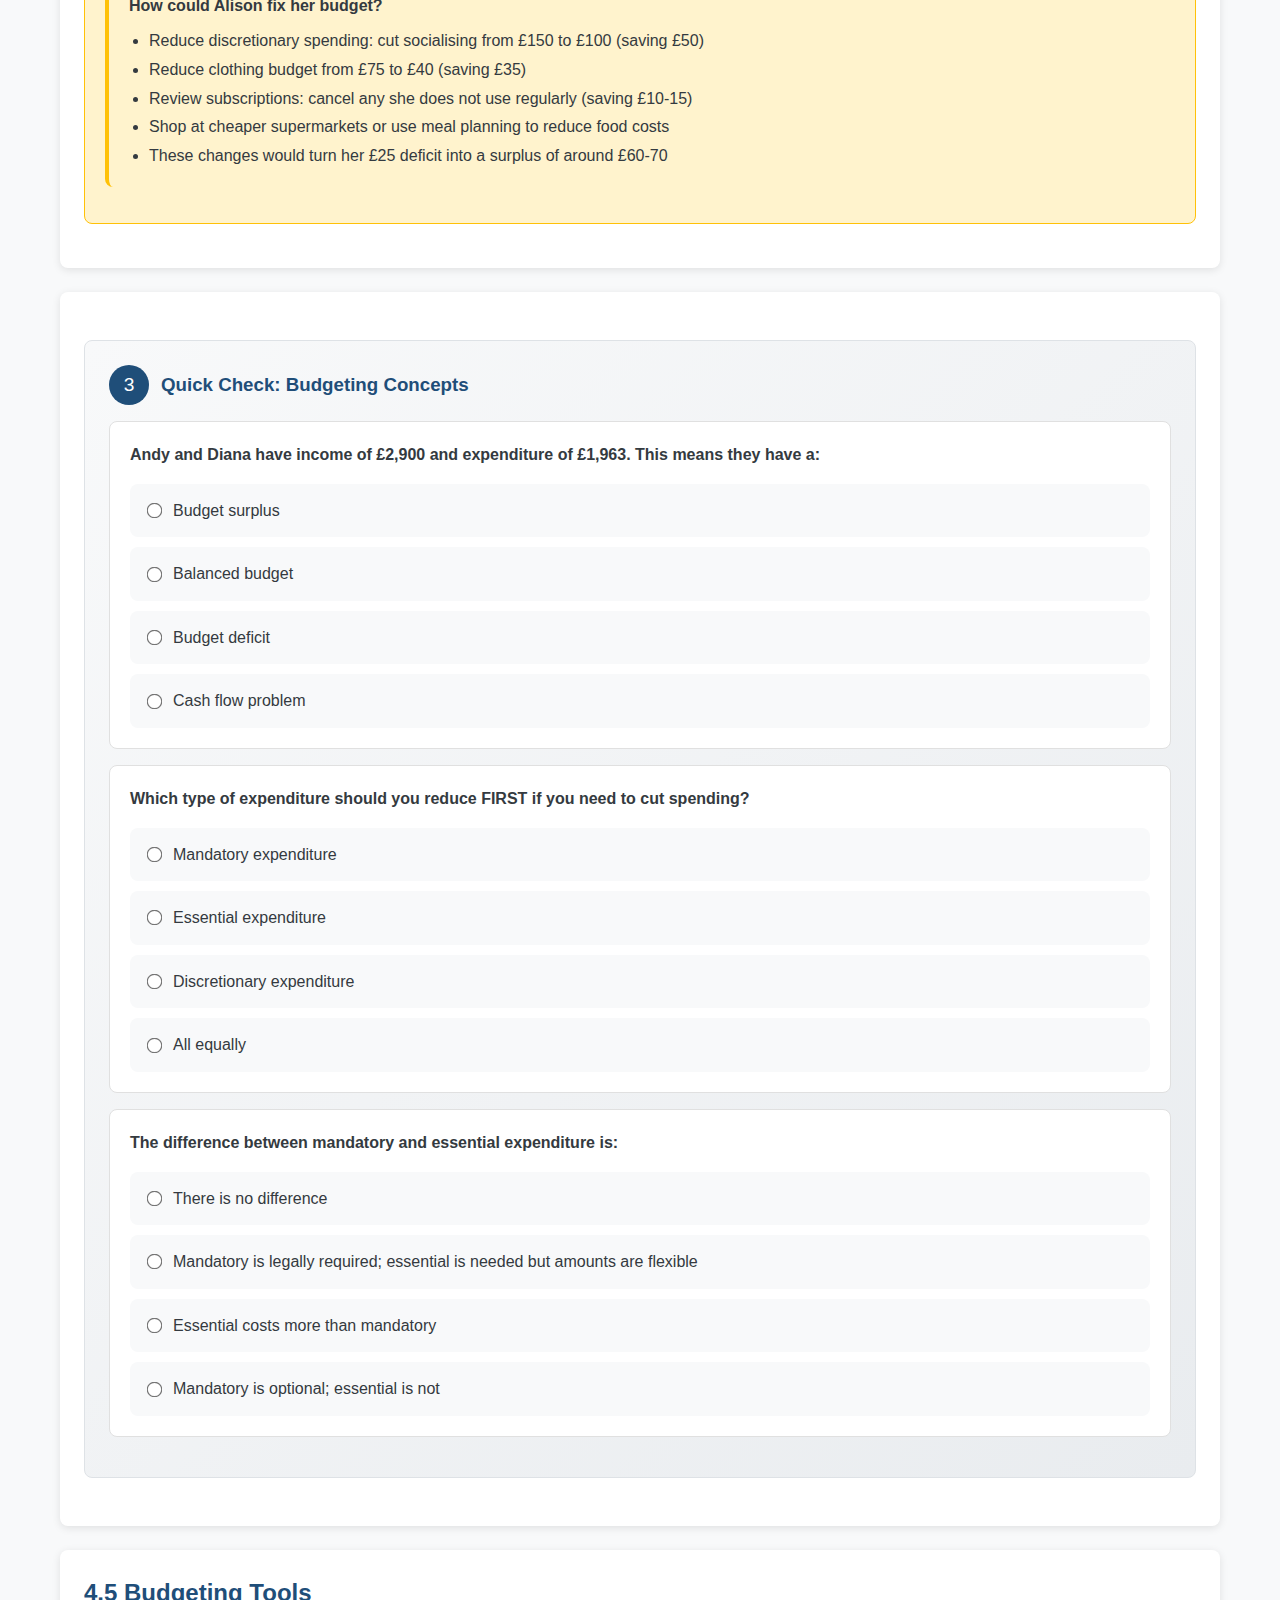
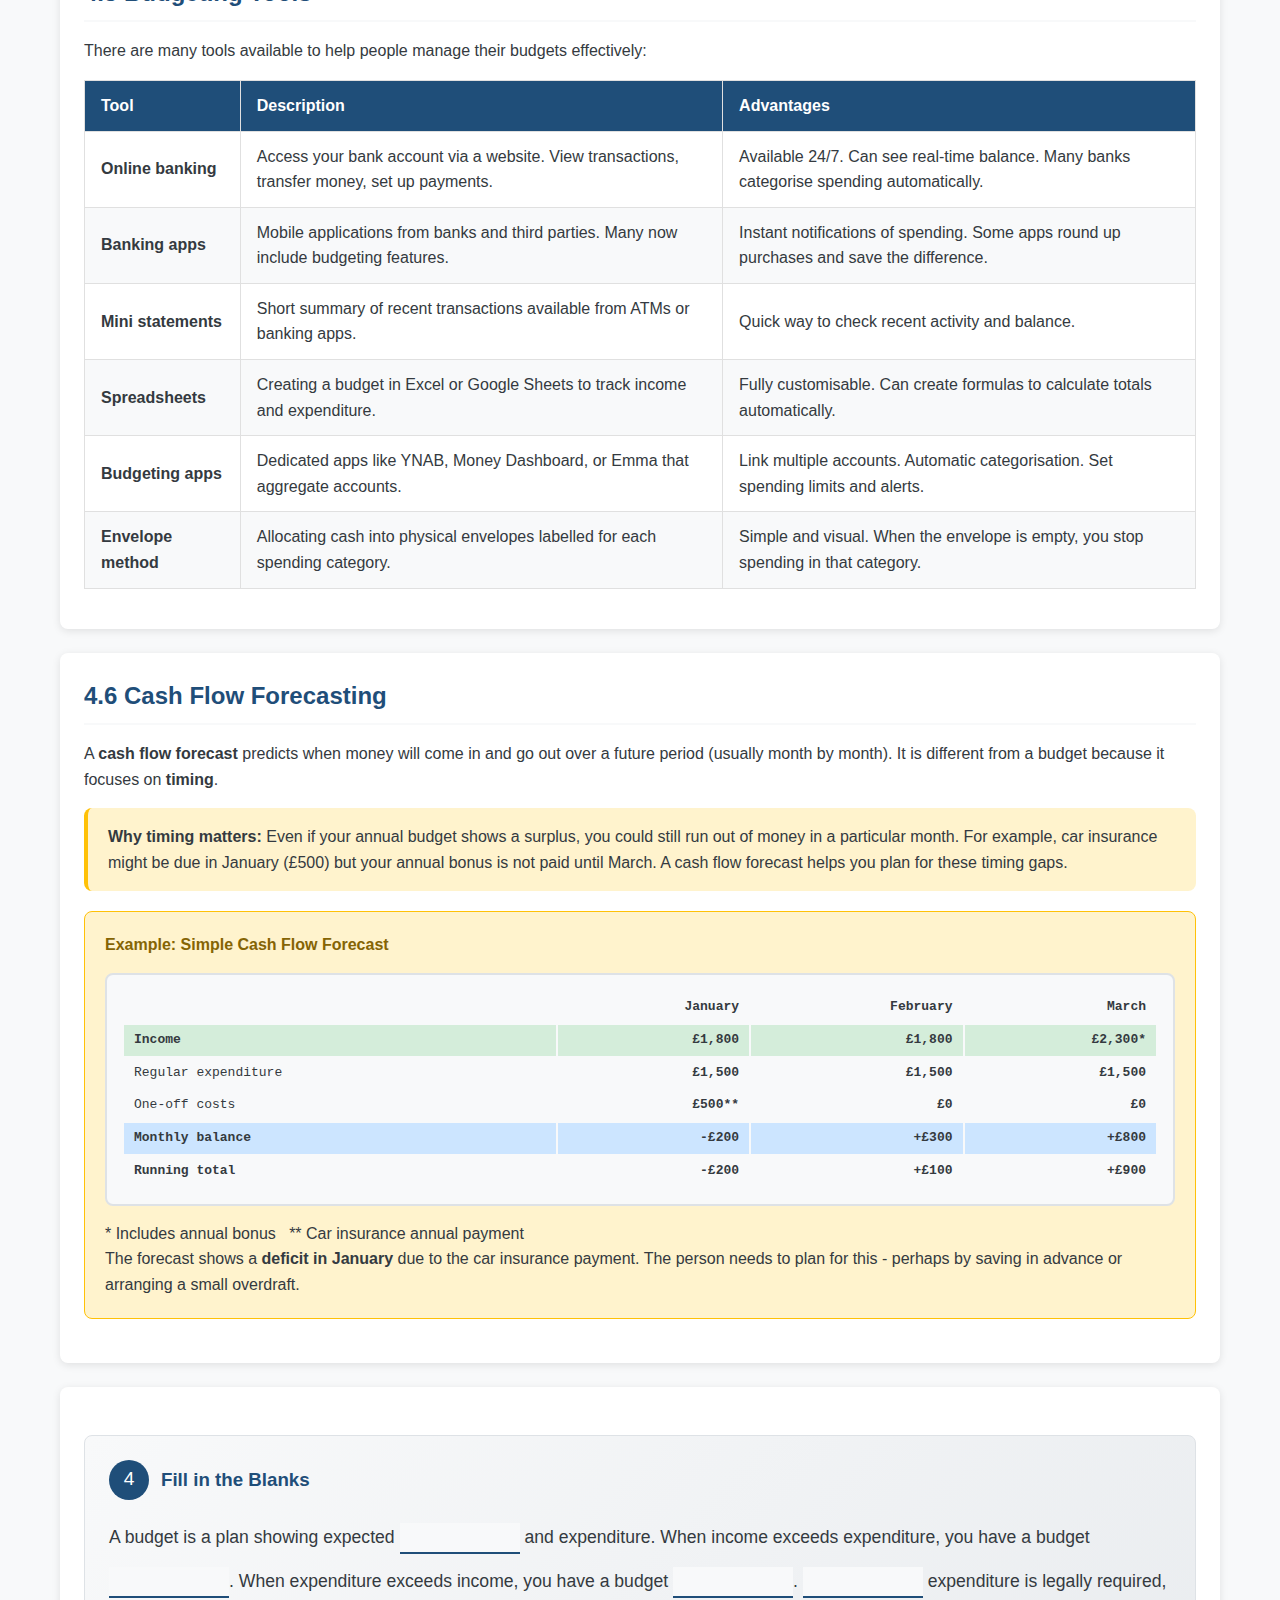
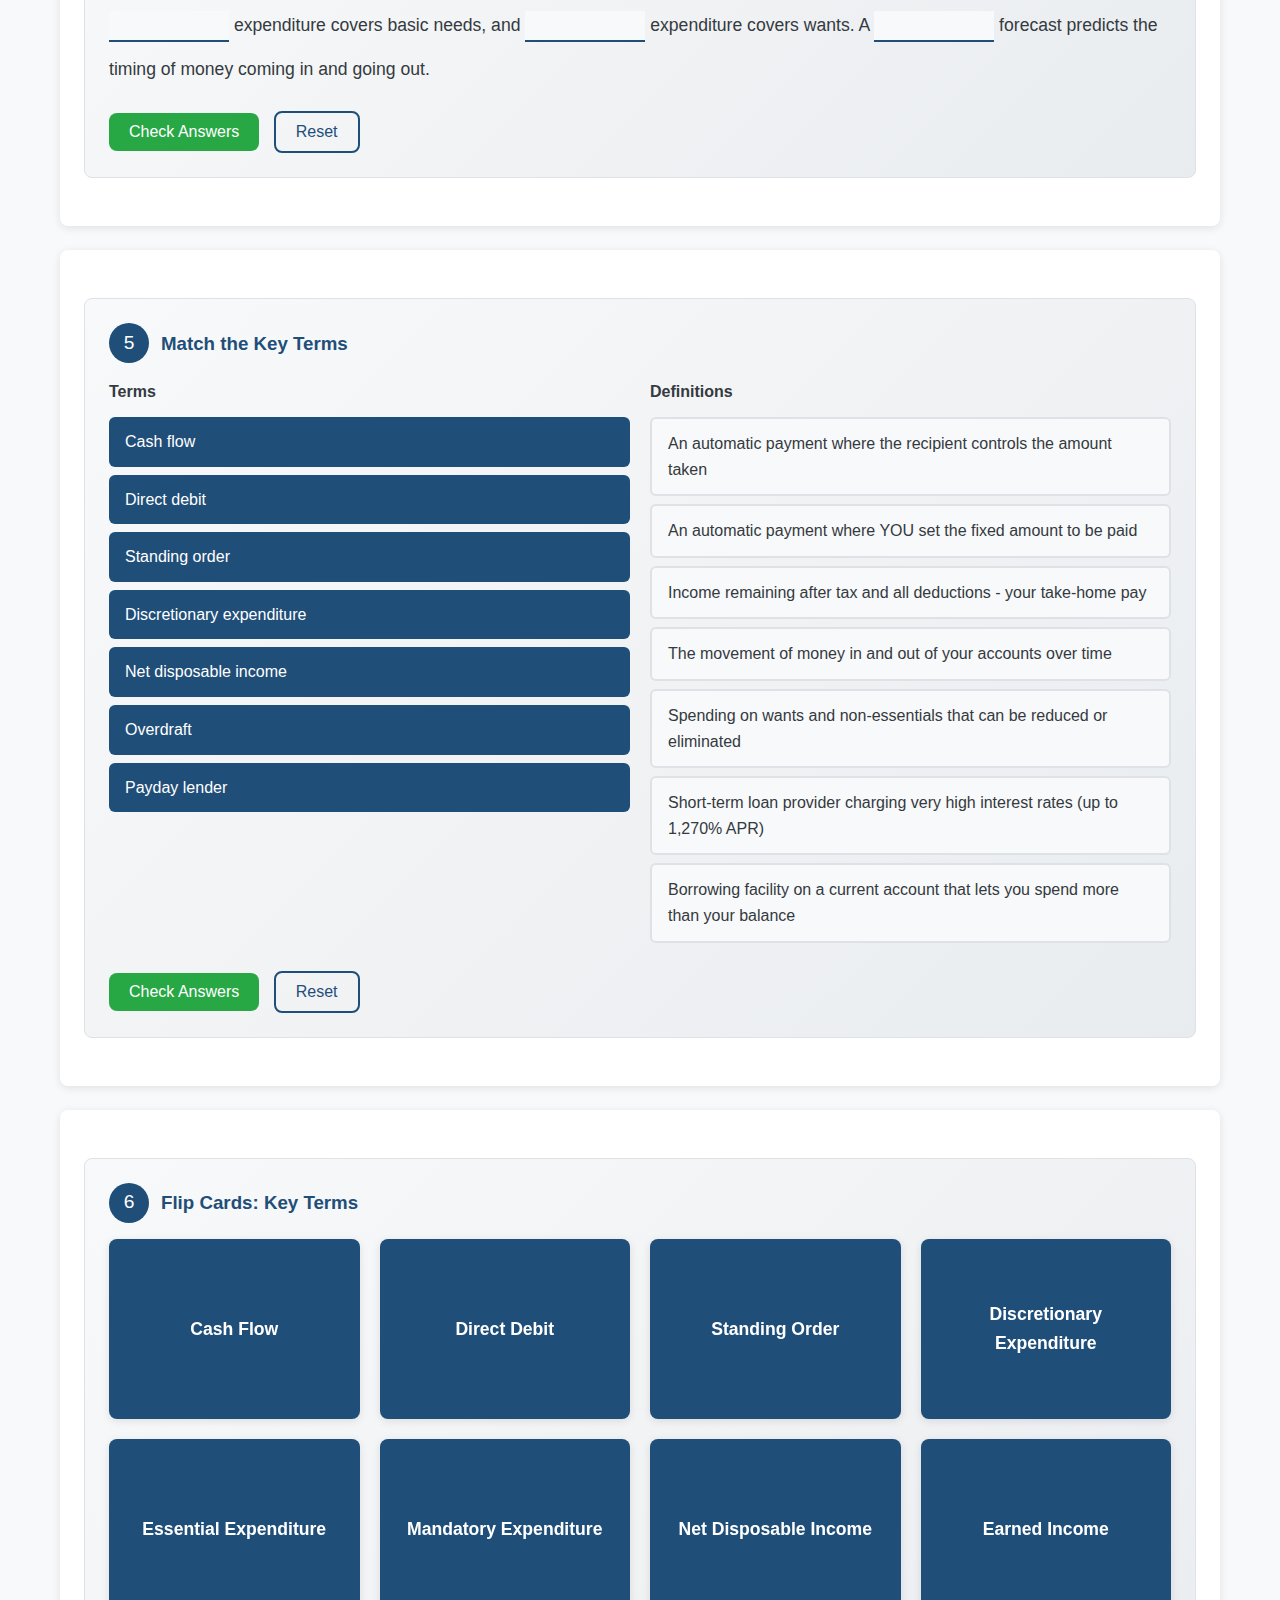
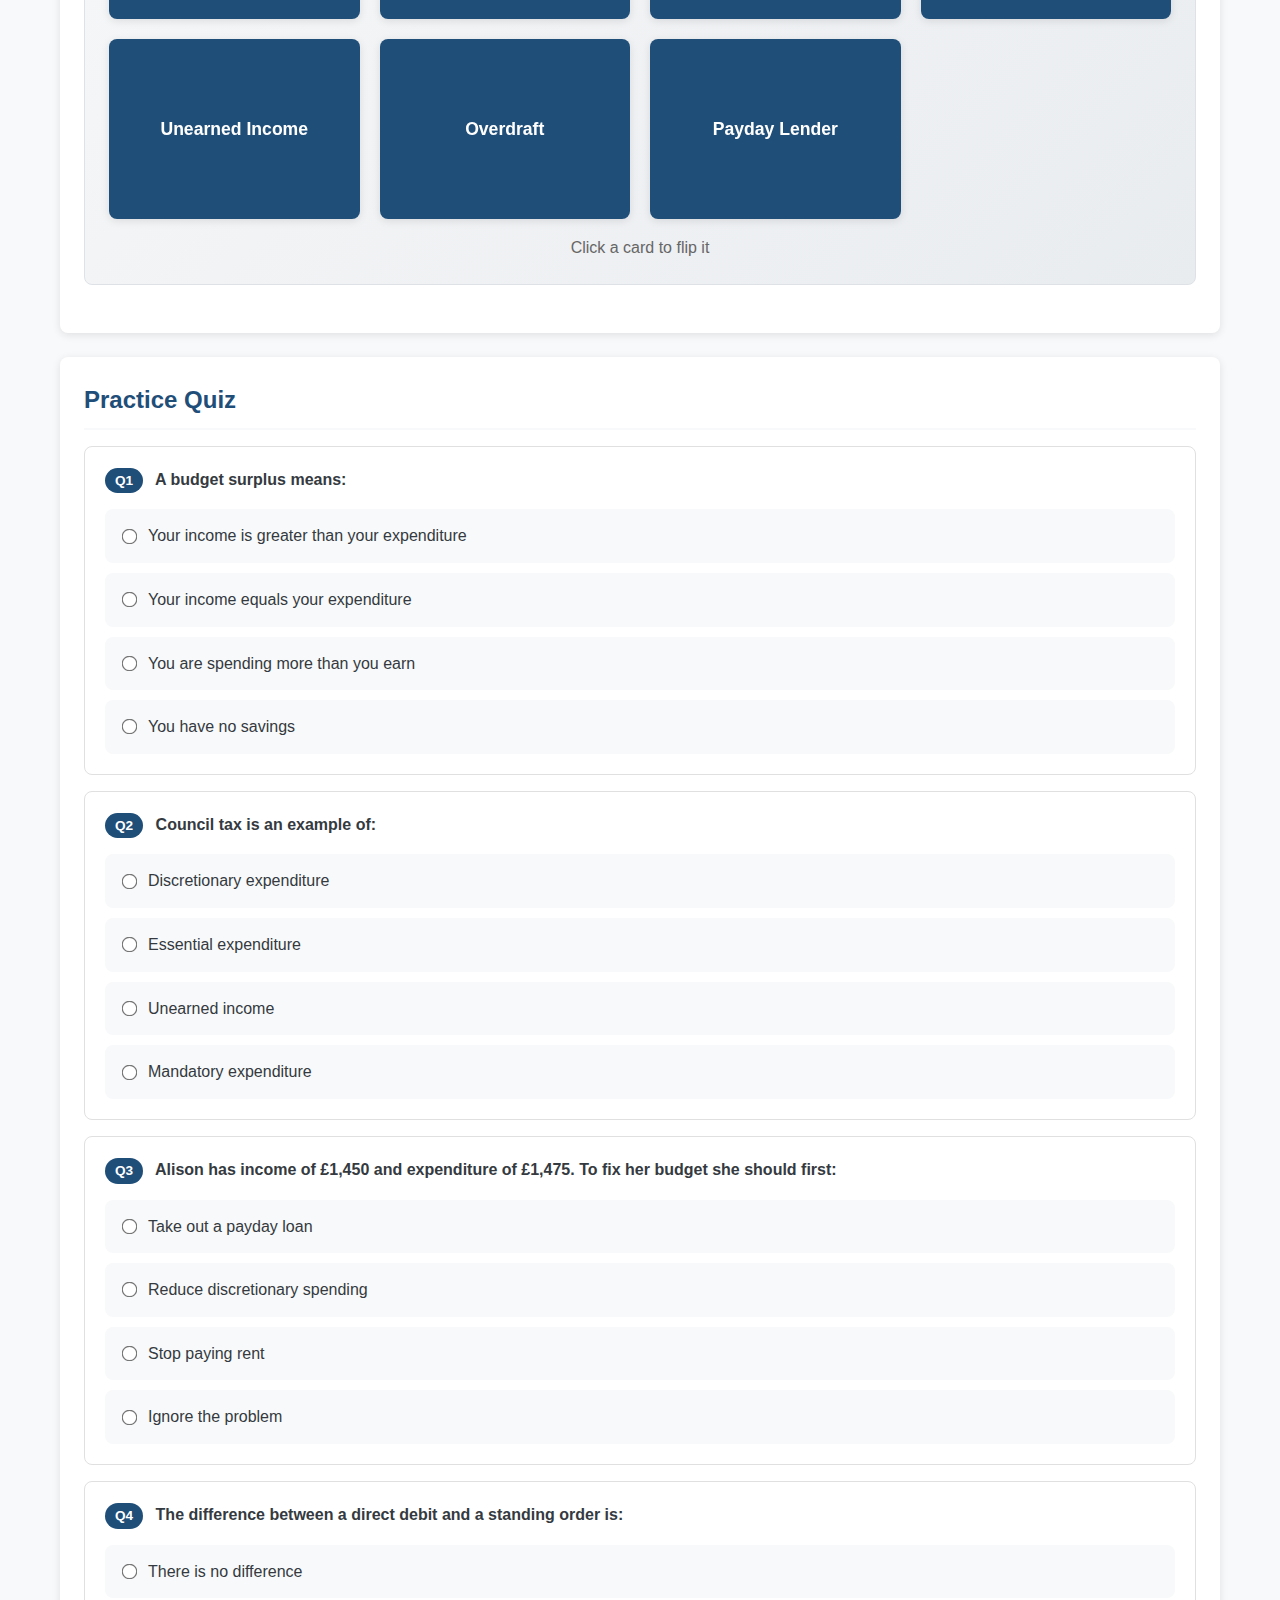
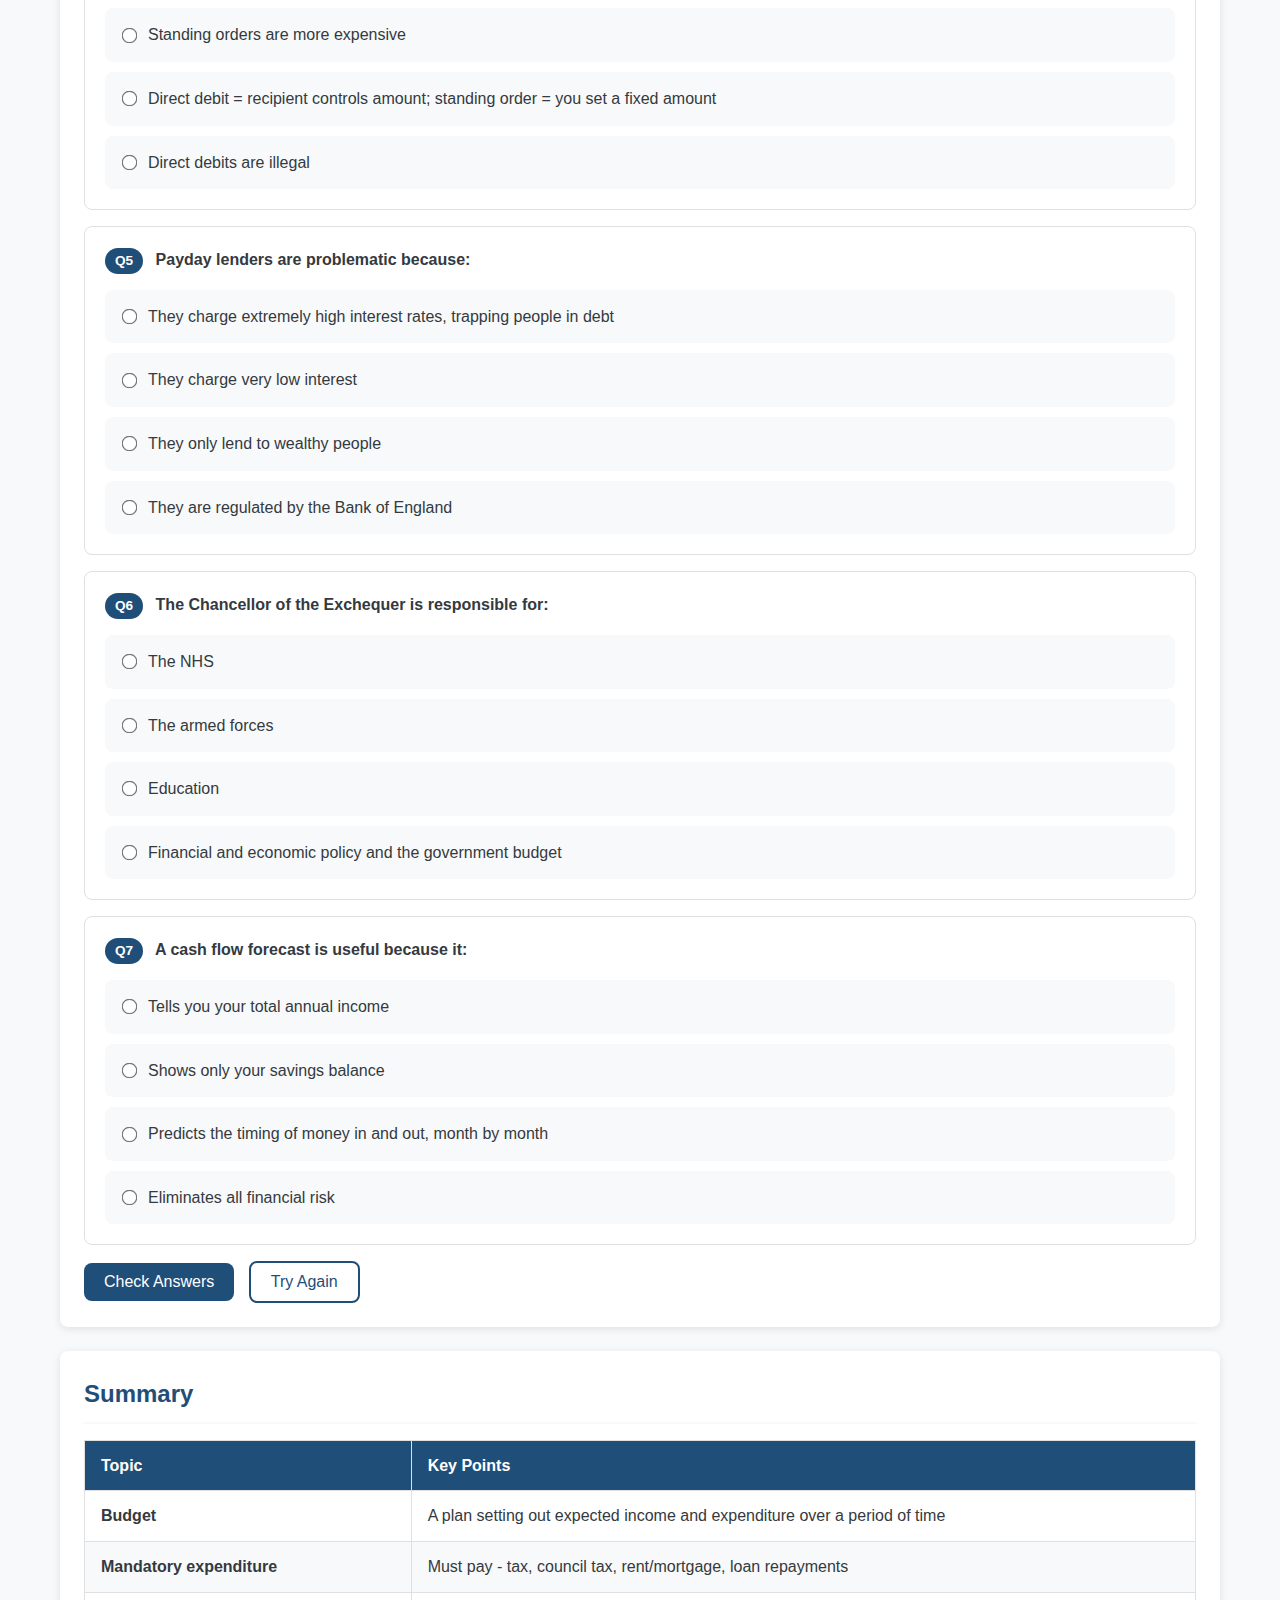
<file: CEF_Unit2/topics/topic-4-budgeting/index.html>
<!DOCTYPE html>
<html lang="en">
<head>
    <meta charset="UTF-8">
    <meta name="viewport" content="width=device-width, initial-scale=1.0">
    <title>Topic 4: Budgeting | LIBF FCMME Revision</title>
    <link rel="stylesheet" href="../../css/styles.css">
</head>
<body>
    <header>
        <div class="container">
            <h1>Topic 4: Budgeting</h1>
            <p class="subtitle">LO2: Understand budgeting terminology, the importance of budgeting, and how to manage budgets effectively</p>
        </div>
    </header>

    <nav class="breadcrumb">
        <div class="container">
            <a href="../../index.html">Home</a> <span>›</span> <span>Topic 4</span>
        </div>
    </nav>

    <main>
        <div class="container">

            <!-- Learning Objectives -->
            <div class="section">
                <h2>What You Need to Learn</h2>
                <ul style="margin-left: 20px; line-height: 2;">
                    <li>Explain what budgeting is and why it matters</li>
                    <li>Describe the advantages of budgeting and the consequences of not budgeting</li>
                    <li>Understand the UK borrowing problem and its causes</li>
                    <li>Distinguish between earned and unearned income</li>
                    <li>Categorise expenditure as mandatory, essential, or discretionary</li>
                    <li>Explain budget surplus, deficit, and balanced budgets</li>
                    <li>Understand the basics of government budgeting</li>
                    <li>Apply budgeting skills to case study scenarios</li>
                </ul>
            </div>

            <!-- 4.1 Budgeting -->
            <div class="section">
                <h2>4.1 What Is Budgeting?</h2>

                <p>A <strong>budget</strong> is a plan that sets out expected <strong>income</strong> (money coming in) and <strong>expenditure</strong> (money going out) over a period of time. Budgeting is the process of creating and managing this plan.</p>

                <h3>Advantages of Budgeting</h3>

                <table class="knowledge-table">
                    <thead>
                        <tr>
                            <th>Advantage</th>
                            <th>Explanation</th>
                        </tr>
                    </thead>
                    <tbody>
                        <tr>
                            <td><strong>Know where money goes</strong></td>
                            <td>A budget shows exactly how much you spend and on what, so you can identify waste.</td>
                        </tr>
                        <tr>
                            <td><strong>Avoid overspending</strong></td>
                            <td>Setting spending limits helps you live within your means and avoid going into debt.</td>
                        </tr>
                        <tr>
                            <td><strong>Achieve goals faster</strong></td>
                            <td>By controlling spending, you can direct more money towards savings goals.</td>
                        </tr>
                        <tr>
                            <td><strong>Prepare for emergencies</strong></td>
                            <td>A budget helps you build and maintain an emergency fund.</td>
                        </tr>
                        <tr>
                            <td><strong>Reduce financial stress</strong></td>
                            <td>Feeling in control of money reduces anxiety and improves wellbeing.</td>
                        </tr>
                        <tr>
                            <td><strong>Make informed decisions</strong></td>
                            <td>When you know your financial position, you can make better choices about spending and borrowing.</td>
                        </tr>
                    </tbody>
                </table>

                <h3>Consequences of NOT Budgeting</h3>

                <div class="info-box danger">
                    <strong>What happens without a budget?</strong>
                    <ul style="margin-left: 20px; margin-top: 8px; line-height: 1.8;">
                        <li>Overspending and living beyond your means</li>
                        <li>Building up debt on credit cards, overdrafts, and loans</li>
                        <li>Unable to pay bills on time - leading to late payment fees and damaged credit score</li>
                        <li>No savings for emergencies - one unexpected bill can cause a crisis</li>
                        <li>Financial stress, anxiety, and relationship problems</li>
                        <li>In extreme cases: debt spirals, bailiff visits, county court judgments (CCJs), bankruptcy</li>
                    </ul>
                </div>
            </div>

            <!-- 4.1.3 The Borrowing Problem -->
            <div class="section">
                <h2>4.1.3 The Borrowing Problem</h2>

                <p>The UK has a serious personal debt problem. Many people borrow more than they can afford to repay, often because they do not have a budget.</p>

                <div class="scenario-box">
                    <h4>UK Personal Debt: Key Facts</h4>
                    <div class="numbers-box">
                        <table>
                            <tr><td>Total UK personal debt (unsecured)</td><td class="amount">£197.9 billion</td></tr>
                            <tr><td>Average household debt (excluding mortgages)</td><td class="amount">Approx. £7,000</td></tr>
                            <tr><td>Number of people in problem debt</td><td class="amount">Over 8 million</td></tr>
                            <tr><td>Debt advice contacts per year</td><td class="amount">Over 1.5 million</td></tr>
                        </table>
                    </div>
                </div>

                <h3>Payday Lenders</h3>
                <p><strong>Payday lenders</strong> offer small, short-term loans at extremely high interest rates. They target people who are desperate for cash and cannot get credit from mainstream banks.</p>

                <div class="info-box danger">
                    <strong>EXAM ALERT - Payday Lenders:</strong> Some payday lenders have charged APRs as high as <strong>1,270%</strong>. A small loan of £200 could cost over £250 to repay after just one month. The FCA has since introduced a cap on payday loan costs, but they remain a very expensive way to borrow. Budgeting properly helps people avoid needing these loans.
                </div>

                <div class="scenario-box">
                    <h4>Example: The True Cost of a Payday Loan</h4>
                    <p>Borrower takes out £300 from a payday lender at a rate of 0.8% per day (typical rate).</p>
                    <div class="numbers-box">
                        <table>
                            <tr><td>Amount borrowed</td><td class="amount">£300.00</td></tr>
                            <tr><td>Daily interest (0.8%)</td><td class="amount">£2.40</td></tr>
                            <tr><td>Interest after 30 days</td><td class="amount">£72.00</td></tr>
                            <tr style="background: #f8d7da;"><td><strong>Total to repay after 1 month</strong></td><td class="amount"><strong>£372.00</strong></td></tr>
                        </table>
                    </div>
                    <p>That is £72 in interest for borrowing just £300 for one month. Compare this to a bank personal loan at 6% APR, which would cost about £1.50 in interest for the same amount over the same period.</p>
                </div>
            </div>

            <!-- Activity 1: True or False - Budgeting Basics -->
            <div class="section">
                <div class="activity">
                    <div class="activity-header">
                        <div class="activity-icon">1</div>
                        <h3>True or False: Budgeting Basics</h3>
                    </div>
                    <div id="budget-tf"></div>
                </div>
            </div>

            <!-- 4.2 Income and Expenditure -->
            <div class="section">
                <h2>4.2 Income and Expenditure</h2>

                <h3>Types of Income</h3>

                <table class="knowledge-table">
                    <thead>
                        <tr>
                            <th style="background: #28a745;">Earned Income</th>
                            <th style="background: #4a6fa5;">Unearned Income</th>
                        </tr>
                    </thead>
                    <tbody>
                        <tr>
                            <td>Income received from <strong>working</strong></td>
                            <td>Income received <strong>without working</strong> for it</td>
                        </tr>
                        <tr>
                            <td>Salary or wages</td>
                            <td>Interest from savings</td>
                        </tr>
                        <tr>
                            <td>Self-employment profits</td>
                            <td>State Pension</td>
                        </tr>
                        <tr>
                            <td>Bonuses and commission</td>
                            <td>Dividends from shares</td>
                        </tr>
                        <tr>
                            <td>Overtime payments</td>
                            <td>Rental income from property</td>
                        </tr>
                        <tr>
                            <td>Tips</td>
                            <td>Benefits and tax credits</td>
                        </tr>
                    </tbody>
                </table>

                <div class="info-box tip">
                    <strong>Net income</strong> (also called <strong>net disposable income</strong> or <strong>take-home pay</strong>) is the amount you actually receive after tax, National Insurance, and other deductions. This is the figure you should use when creating a budget - not your gross (before-deduction) income.
                </div>

                <h3>Types of Expenditure</h3>

                <p>All spending can be put into one of three categories. Understanding these is essential for budgeting:</p>

                <table class="knowledge-table">
                    <thead>
                        <tr>
                            <th>Category</th>
                            <th>Definition</th>
                            <th>Examples</th>
                            <th>Can You Reduce It?</th>
                        </tr>
                    </thead>
                    <tbody>
                        <tr style="background: #f8d7da;">
                            <td><strong>Mandatory expenditure</strong></td>
                            <td>Spending you <strong>must</strong> make - legally required or contractually obligated</td>
                            <td>Income tax, National Insurance, council tax, TV licence, mortgage/rent payments, loan repayments</td>
                            <td>No - these are fixed obligations. Missing them has serious consequences (fines, repossession, prison for tax evasion).</td>
                        </tr>
                        <tr style="background: #fff3cd;">
                            <td><strong>Essential expenditure</strong></td>
                            <td>Spending on things you <strong>need</strong> to live - necessary but amounts can vary</td>
                            <td>Food, heating, electricity, water, basic clothing, transport to work, insurance</td>
                            <td>The amount can be reduced (cheaper food, less heating) but you cannot eliminate these costs entirely.</td>
                        </tr>
                        <tr style="background: #d4edda;">
                            <td><strong>Discretionary expenditure</strong></td>
                            <td>Spending on things you <strong>want</strong> but do not need - optional spending</td>
                            <td>Eating out, holidays, entertainment, designer clothing, subscriptions, hobbies</td>
                            <td>Yes - this is the first area to cut when budgeting. These are wants, not needs.</td>
                        </tr>
                    </tbody>
                </table>

                <div class="info-box danger">
                    <strong>EXAM ALERT:</strong> The difference between mandatory and essential expenditure is a common exam trap. <strong>Mandatory</strong> = legally/contractually MUST pay (tax, rent agreement). <strong>Essential</strong> = you need it to live, but the amount is flexible (food - you need it but can buy cheaper brands).
                </div>

                <h3>Budget Outcomes</h3>

                <table class="knowledge-table">
                    <thead>
                        <tr>
                            <th>Outcome</th>
                            <th>Meaning</th>
                            <th>Result</th>
                        </tr>
                    </thead>
                    <tbody>
                        <tr style="background: #d4edda;">
                            <td><strong>Budget surplus</strong></td>
                            <td>Income is <strong>greater than</strong> expenditure</td>
                            <td>Money left over that can be saved or invested. This is the ideal outcome.</td>
                        </tr>
                        <tr style="background: #f8d7da;">
                            <td><strong>Budget deficit</strong></td>
                            <td>Expenditure is <strong>greater than</strong> income</td>
                            <td>Spending more than you earn. You will need to borrow or use savings to cover the gap.</td>
                        </tr>
                        <tr style="background: #fff3cd;">
                            <td><strong>Balanced budget</strong></td>
                            <td>Income <strong>equals</strong> expenditure</td>
                            <td>Breaking even. No money left to save but not going into debt either.</td>
                        </tr>
                    </tbody>
                </table>
            </div>

            <!-- Activity 2: Card Sort - Expenditure Types -->
            <div class="section">
                <div class="activity">
                    <div class="activity-header">
                        <div class="activity-icon">2</div>
                        <h3>Card Sort: Types of Expenditure</h3>
                    </div>
                    <p>Sort these spending items into the correct expenditure category:</p>
                    <div id="expenditure-sort"></div>
                </div>
            </div>

            <!-- 4.3 Government Budgeting -->
            <div class="section">
                <h2>4.3 Government Budgeting</h2>

                <p>Just like individuals and families, the government also needs to budget. The <strong>Chancellor of the Exchequer</strong> presents the government's budget to Parliament, usually once a year.</p>

                <table class="knowledge-table">
                    <thead>
                        <tr>
                            <th>Term</th>
                            <th>Meaning</th>
                        </tr>
                    </thead>
                    <tbody>
                        <tr>
                            <td><strong>Chancellor of the Exchequer</strong></td>
                            <td>The government minister responsible for financial and economic policy. Presents the annual budget.</td>
                        </tr>
                        <tr>
                            <td><strong>GDP (Gross Domestic Product)</strong></td>
                            <td>The total value of all goods and services produced in a country in a given year. It is the main measure of the size and health of the economy.</td>
                        </tr>
                        <tr>
                            <td><strong>National debt</strong></td>
                            <td>The total amount of money the government owes, accumulated over many years of budget deficits. The UK national debt is over £2.5 trillion.</td>
                        </tr>
                        <tr>
                            <td><strong>Government budget surplus</strong></td>
                            <td>When the government collects more in tax than it spends on public services.</td>
                        </tr>
                        <tr>
                            <td><strong>Government budget deficit</strong></td>
                            <td>When the government spends more than it collects in tax. It must borrow to cover the shortfall.</td>
                        </tr>
                    </tbody>
                </table>

                <div class="info-box tip">
                    <strong>Remember:</strong> The government's budget works on the same principle as a personal budget. Income (mainly taxes) minus expenditure (public services) equals surplus or deficit. A persistent deficit adds to the national debt.
                </div>
            </div>

            <!-- 4.4 Case Studies -->
            <div class="section">
                <h2>4.4 Case Studies</h2>

                <div class="scenario-box">
                    <h4>Case Study 1: Andy and Diana - Good Budgeting</h4>
                    <p>Andy and Diana are a married couple with two children. Andy works as a delivery driver and Diana works part-time as a teaching assistant. Their combined net monthly income is <strong>£2,900</strong>.</p>

                    <div class="numbers-box">
                        <table>
                            <tr style="background: #d4edda;"><td><strong>Monthly Net Income</strong></td><td class="amount"><strong>£2,900</strong></td></tr>
                            <tr><td colspan="2" style="background: #f8d7da; text-align: center;"><strong>Mandatory Expenditure</strong></td></tr>
                            <tr><td>Rent</td><td class="amount">£750</td></tr>
                            <tr><td>Council tax</td><td class="amount">£120</td></tr>
                            <tr><td>TV licence</td><td class="amount">£13</td></tr>
                            <tr><td colspan="2" style="background: #fff3cd; text-align: center;"><strong>Essential Expenditure</strong></td></tr>
                            <tr><td>Food and groceries</td><td class="amount">£450</td></tr>
                            <tr><td>Gas and electricity</td><td class="amount">£140</td></tr>
                            <tr><td>Water</td><td class="amount">£35</td></tr>
                            <tr><td>Transport (petrol, insurance)</td><td class="amount">£200</td></tr>
                            <tr><td>Mobile phones</td><td class="amount">£40</td></tr>
                            <tr><td>Children's clothing</td><td class="amount">£50</td></tr>
                            <tr><td colspan="2" style="background: #d4edda; text-align: center;"><strong>Discretionary Expenditure</strong></td></tr>
                            <tr><td>Streaming subscriptions</td><td class="amount">£25</td></tr>
                            <tr><td>Family activities</td><td class="amount">£80</td></tr>
                            <tr><td>Eating out</td><td class="amount">£60</td></tr>
                            <tr style="background: #cce5ff;"><td><strong>Total Expenditure</strong></td><td class="amount"><strong>£1,963</strong></td></tr>
                            <tr style="background: #d4edda;"><td><strong>Budget Surplus</strong></td><td class="amount"><strong>£937</strong></td></tr>
                        </table>
                    </div>
                    <p>Andy and Diana have a healthy <strong>budget surplus</strong> of £937 per month. They use this to save £500 into an emergency fund, £200 into a holiday savings account, and £237 into a savings account for the children's future.</p>
                </div>

                <div class="scenario-box">
                    <h4>Case Study 2: Alison - Struggling to Budget</h4>
                    <p>Alison is a 24-year-old graduate who has just started her first full-time job. Her net monthly income is <strong>£1,450</strong>. She lives alone in a rented flat.</p>

                    <div class="numbers-box">
                        <table>
                            <tr style="background: #d4edda;"><td><strong>Monthly Net Income</strong></td><td class="amount"><strong>£1,450</strong></td></tr>
                            <tr><td>Rent</td><td class="amount">£650</td></tr>
                            <tr><td>Council tax</td><td class="amount">£95</td></tr>
                            <tr><td>Gas and electricity</td><td class="amount">£85</td></tr>
                            <tr><td>Water</td><td class="amount">£25</td></tr>
                            <tr><td>Food</td><td class="amount">£250</td></tr>
                            <tr><td>Transport</td><td class="amount">£80</td></tr>
                            <tr><td>Mobile phone</td><td class="amount">£35</td></tr>
                            <tr><td>Streaming and subscriptions</td><td class="amount">£30</td></tr>
                            <tr><td>Socialising and eating out</td><td class="amount">£150</td></tr>
                            <tr><td>Clothing</td><td class="amount">£75</td></tr>
                            <tr style="background: #cce5ff;"><td><strong>Total Expenditure</strong></td><td class="amount"><strong>£1,475</strong></td></tr>
                            <tr style="background: #f8d7da;"><td><strong>Budget Deficit</strong></td><td class="amount"><strong>-£25</strong></td></tr>
                        </table>
                    </div>
                    <p>Alison has a <strong>budget deficit</strong> of £25 per month. She is spending more than she earns. Unless she makes changes, she will accumulate debt over time.</p>

                    <div class="info-box warning">
                        <strong>How could Alison fix her budget?</strong>
                        <ul style="margin-left: 20px; margin-top: 8px; line-height: 1.8;">
                            <li>Reduce discretionary spending: cut socialising from £150 to £100 (saving £50)</li>
                            <li>Reduce clothing budget from £75 to £40 (saving £35)</li>
                            <li>Review subscriptions: cancel any she does not use regularly (saving £10-15)</li>
                            <li>Shop at cheaper supermarkets or use meal planning to reduce food costs</li>
                            <li>These changes would turn her £25 deficit into a surplus of around £60-70</li>
                        </ul>
                    </div>
                </div>
            </div>

            <!-- Activity 3: Quick Checks -->
            <div class="section">
                <div class="activity">
                    <div class="activity-header">
                        <div class="activity-icon">3</div>
                        <h3>Quick Check: Budgeting Concepts</h3>
                    </div>
                    <div id="budget-q1"></div>
                    <div id="budget-q2"></div>
                    <div id="budget-q3"></div>
                </div>
            </div>

            <!-- 4.5 Budgeting Tools -->
            <div class="section">
                <h2>4.5 Budgeting Tools</h2>

                <p>There are many tools available to help people manage their budgets effectively:</p>

                <table class="knowledge-table">
                    <thead>
                        <tr>
                            <th>Tool</th>
                            <th>Description</th>
                            <th>Advantages</th>
                        </tr>
                    </thead>
                    <tbody>
                        <tr>
                            <td><strong>Online banking</strong></td>
                            <td>Access your bank account via a website. View transactions, transfer money, set up payments.</td>
                            <td>Available 24/7. Can see real-time balance. Many banks categorise spending automatically.</td>
                        </tr>
                        <tr>
                            <td><strong>Banking apps</strong></td>
                            <td>Mobile applications from banks and third parties. Many now include budgeting features.</td>
                            <td>Instant notifications of spending. Some apps round up purchases and save the difference.</td>
                        </tr>
                        <tr>
                            <td><strong>Mini statements</strong></td>
                            <td>Short summary of recent transactions available from ATMs or banking apps.</td>
                            <td>Quick way to check recent activity and balance.</td>
                        </tr>
                        <tr>
                            <td><strong>Spreadsheets</strong></td>
                            <td>Creating a budget in Excel or Google Sheets to track income and expenditure.</td>
                            <td>Fully customisable. Can create formulas to calculate totals automatically.</td>
                        </tr>
                        <tr>
                            <td><strong>Budgeting apps</strong></td>
                            <td>Dedicated apps like YNAB, Money Dashboard, or Emma that aggregate accounts.</td>
                            <td>Link multiple accounts. Automatic categorisation. Set spending limits and alerts.</td>
                        </tr>
                        <tr>
                            <td><strong>Envelope method</strong></td>
                            <td>Allocating cash into physical envelopes labelled for each spending category.</td>
                            <td>Simple and visual. When the envelope is empty, you stop spending in that category.</td>
                        </tr>
                    </tbody>
                </table>
            </div>

            <!-- 4.6 Cash Flow Forecasting -->
            <div class="section">
                <h2>4.6 Cash Flow Forecasting</h2>

                <p>A <strong>cash flow forecast</strong> predicts when money will come in and go out over a future period (usually month by month). It is different from a budget because it focuses on <strong>timing</strong>.</p>

                <div class="info-box warning">
                    <strong>Why timing matters:</strong> Even if your annual budget shows a surplus, you could still run out of money in a particular month. For example, car insurance might be due in January (£500) but your annual bonus is not paid until March. A cash flow forecast helps you plan for these timing gaps.
                </div>

                <div class="scenario-box">
                    <h4>Example: Simple Cash Flow Forecast</h4>
                    <div class="numbers-box">
                        <table>
                            <tr><td></td><td class="amount"><strong>January</strong></td><td class="amount"><strong>February</strong></td><td class="amount"><strong>March</strong></td></tr>
                            <tr style="background: #d4edda;"><td><strong>Income</strong></td><td class="amount">£1,800</td><td class="amount">£1,800</td><td class="amount">£2,300*</td></tr>
                            <tr><td>Regular expenditure</td><td class="amount">£1,500</td><td class="amount">£1,500</td><td class="amount">£1,500</td></tr>
                            <tr><td>One-off costs</td><td class="amount">£500**</td><td class="amount">£0</td><td class="amount">£0</td></tr>
                            <tr style="background: #cce5ff;"><td><strong>Monthly balance</strong></td><td class="amount"><strong>-£200</strong></td><td class="amount"><strong>+£300</strong></td><td class="amount"><strong>+£800</strong></td></tr>
                            <tr><td><strong>Running total</strong></td><td class="amount"><strong>-£200</strong></td><td class="amount"><strong>+£100</strong></td><td class="amount"><strong>+£900</strong></td></tr>
                        </table>
                    </div>
                    <p>* Includes annual bonus &nbsp; ** Car insurance annual payment</p>
                    <p>The forecast shows a <strong>deficit in January</strong> due to the car insurance payment. The person needs to plan for this - perhaps by saving in advance or arranging a small overdraft.</p>
                </div>
            </div>

            <!-- Activity 4: Fill in the Blanks -->
            <div class="section">
                <div class="activity">
                    <div class="activity-header">
                        <div class="activity-icon">4</div>
                        <h3>Fill in the Blanks</h3>
                    </div>
                    <div id="budget-fill-blanks"></div>
                </div>
            </div>

            <!-- Activity 5: Matching Activity -->
            <div class="section">
                <div class="activity">
                    <div class="activity-header">
                        <div class="activity-icon">5</div>
                        <h3>Match the Key Terms</h3>
                    </div>
                    <div id="budget-matching"></div>
                </div>
            </div>

            <!-- Activity 6: Flip Cards -->
            <div class="section">
                <div class="activity">
                    <div class="activity-header">
                        <div class="activity-icon">6</div>
                        <h3>Flip Cards: Key Terms</h3>
                    </div>
                    <div id="budget-flip-cards"></div>
                </div>
            </div>

            <!-- Activity 7: Practice Quiz -->
            <div class="section">
                <h2>Practice Quiz</h2>
                <div id="practice-quiz"></div>
            </div>

            <!-- Summary -->
            <div class="section">
                <h2>Summary</h2>
                <table class="knowledge-table">
                    <thead><tr><th>Topic</th><th>Key Points</th></tr></thead>
                    <tbody>
                        <tr><td><strong>Budget</strong></td><td>A plan setting out expected income and expenditure over a period of time</td></tr>
                        <tr><td><strong>Mandatory expenditure</strong></td><td>Must pay - tax, council tax, rent/mortgage, loan repayments</td></tr>
                        <tr><td><strong>Essential expenditure</strong></td><td>Need to live - food, heating, water, transport. Amount can vary.</td></tr>
                        <tr><td><strong>Discretionary expenditure</strong></td><td>Wants, not needs - entertainment, holidays, dining out. First to cut.</td></tr>
                        <tr><td><strong>Budget surplus</strong></td><td>Income > expenditure. Money left to save.</td></tr>
                        <tr><td><strong>Budget deficit</strong></td><td>Expenditure > income. Must borrow or cut spending.</td></tr>
                        <tr><td><strong>Payday lenders</strong></td><td>Very expensive short-term loans (up to 1,270% APR). Should be avoided.</td></tr>
                        <tr><td><strong>Cash flow forecast</strong></td><td>Predicts timing of money in and out, month by month.</td></tr>
                    </tbody>
                </table>
            </div>

            <!-- Take the Test -->
            <div class="section" style="text-align: center; background: linear-gradient(135deg, #1F4E79, #2E6B9E); color: white; padding: 30px;">
                <h2 style="color: white; border: none; margin-bottom: 15px;">Ready to Test Your Knowledge?</h2>
                <p style="margin-bottom: 20px;">Take the Topic 4 assessment to check your understanding. You'll receive a PDF certificate with your results.</p>
                <a href="../../tests/topic-4-test.html" class="btn btn-warning" style="font-size: 1.1rem; padding: 14px 32px;">Take Topic 4 Test</a>
            </div>

            <!-- Navigation -->
            <div class="section" style="display: flex; justify-content: space-between; flex-wrap: wrap; gap: 10px;">
                <a href="../topic-3-planning-future/index.html" class="btn btn-outline">&larr; Topic 3</a>
                <a href="../../index.html" class="btn btn-primary">Back to Topics</a>
                <a href="../topic-5-budget-factors/index.html" class="btn btn-outline">Topic 5 &rarr;</a>
            </div>
        </div>
    </main>

    <footer><div class="container"><p>LIBF FCMME Revision Resources</p></div></footer>

    <script src="../../js/quiz.js"></script>
    <script src="../../js/card-sort.js"></script>
    <script src="../../js/activities.js"></script>

    <script>
        // Activity 1: True or False - Budgeting Basics
        new TrueFalse('budget-tf', [
            { statement: 'A budget is a plan that sets out expected income and expenditure.', isTrue: true, explanation: 'Correct! A budget compares money coming in (income) with money going out (expenditure) over a period.' },
            { statement: 'Budgeting is only necessary for people with low incomes.', isTrue: false, explanation: 'False! Everyone benefits from budgeting, regardless of income. Even high earners can overspend without a budget.' },
            { statement: 'UK total unsecured personal debt is around £197.9 billion.', isTrue: true, explanation: 'Correct! This enormous figure shows the scale of the UK\'s borrowing problem.' },
            { statement: 'Payday lenders typically charge low interest rates.', isTrue: false, explanation: 'False! Payday lenders charge extremely high rates - some as high as 1,270% APR. They are one of the most expensive ways to borrow.' },
            { statement: 'A budget deficit means income is greater than expenditure.', isTrue: false, explanation: 'False! A deficit means expenditure is greater than income - you are spending more than you earn. A SURPLUS is when income exceeds expenditure.' },
            { statement: 'A cash flow forecast helps plan for the timing of income and expenses.', isTrue: true, explanation: 'Correct! Even with a balanced annual budget, you might face short-term cash shortfalls. A cash flow forecast helps predict and plan for these.' }
        ]);

        // Activity 2: Card Sort - Expenditure Types
        new CardSort('expenditure-sort', [
            { id: 'council-tax', text: 'Council tax' },
            { id: 'food', text: 'Food and groceries' },
            { id: 'cinema', text: 'Cinema tickets' },
            { id: 'rent', text: 'Rent payment' },
            { id: 'heating', text: 'Gas and electricity' },
            { id: 'holiday', text: 'Holiday abroad' },
            { id: 'income-tax', text: 'Income tax' },
            { id: 'gym', text: 'Gym membership' },
            { id: 'water', text: 'Water bill' }
        ], [
            { id: 'mandatory', title: 'Mandatory (Must Pay)', correctTerms: ['council-tax', 'rent', 'income-tax'] },
            { id: 'essential', title: 'Essential (Need)', correctTerms: ['food', 'heating', 'water'] },
            { id: 'discretionary', title: 'Discretionary (Want)', correctTerms: ['cinema', 'holiday', 'gym'] }
        ]);

        // Activity 3: Quick Checks
        new QuickCheck('budget-q1',
            'Andy and Diana have income of £2,900 and expenditure of £1,963. This means they have a:',
            ['Budget surplus', 'Balanced budget', 'Budget deficit', 'Cash flow problem'],
            0,
            'Income (£2,900) is greater than expenditure (£1,963), giving a surplus of £937. This is ideal - they have money left to save.'
        );

        new QuickCheck('budget-q2',
            'Which type of expenditure should you reduce FIRST if you need to cut spending?',
            ['Mandatory expenditure', 'Essential expenditure', 'Discretionary expenditure', 'All equally'],
            2,
            'Discretionary expenditure (wants) should be cut first because these are non-essential. You cannot easily reduce mandatory payments (tax, rent) and essential spending (food, heating) should only be reduced as a last resort.'
        );

        new QuickCheck('budget-q3',
            'The difference between mandatory and essential expenditure is:',
            ['There is no difference', 'Mandatory is legally required; essential is needed but amounts are flexible', 'Essential costs more than mandatory', 'Mandatory is optional; essential is not'],
            1,
            'Mandatory = legally/contractually must pay (tax, rent contract). Essential = you need it to live but the amount is flexible (food - need it but can buy cheaper).'
        );

        // Activity 4: Fill in the Blanks
        new FillBlanks('budget-fill-blanks',
            'A budget is a plan showing expected {0} and expenditure. When income exceeds expenditure, you have a budget {1}. When expenditure exceeds income, you have a budget {2}. {3} expenditure is legally required, {4} expenditure covers basic needs, and {5} expenditure covers wants. A {6} forecast predicts the timing of money coming in and going out.',
            ['income', 'surplus', 'deficit', 'Mandatory', 'essential', 'discretionary', 'cash flow']
        );

        // Activity 5: Matching
        new MatchingActivity('budget-matching', [
            { term: 'Cash flow', definition: 'The movement of money in and out of your accounts over time' },
            { term: 'Direct debit', definition: 'An automatic payment where the recipient controls the amount taken' },
            { term: 'Standing order', definition: 'An automatic payment where YOU set the fixed amount to be paid' },
            { term: 'Discretionary expenditure', definition: 'Spending on wants and non-essentials that can be reduced or eliminated' },
            { term: 'Net disposable income', definition: 'Income remaining after tax and all deductions - your take-home pay' },
            { term: 'Overdraft', definition: 'Borrowing facility on a current account that lets you spend more than your balance' },
            { term: 'Payday lender', definition: 'Short-term loan provider charging very high interest rates (up to 1,270% APR)' }
        ]);

        // Activity 6: Flip Cards
        new FlipCards('budget-flip-cards', [
            { front: 'Cash Flow', back: 'The movement of money in and out of a person\'s, family\'s, or business\'s finances over a period of time.' },
            { front: 'Direct Debit', back: 'An automatic payment instruction where the recipient (e.g., utility company) can vary the amount taken from your account. Good for bills that change.' },
            { front: 'Standing Order', back: 'An automatic payment where YOU set a fixed amount to be paid regularly. Good for rent or regular savings - the amount stays the same.' },
            { front: 'Discretionary Expenditure', back: 'Spending on wants and non-essentials: holidays, entertainment, dining out. The first area to cut when reducing spending.' },
            { front: 'Essential Expenditure', back: 'Spending on basic needs: food, heating, water, transport. The amounts can be reduced but cannot be eliminated.' },
            { front: 'Mandatory Expenditure', back: 'Spending you are legally or contractually required to make: tax, council tax, rent/mortgage, loan repayments.' },
            { front: 'Net Disposable Income', back: 'The money left after tax, NI, and all mandatory deductions. This is what you actually have available to spend or save.' },
            { front: 'Earned Income', back: 'Money received from working: salary, wages, self-employment profits, bonuses, commission, tips.' },
            { front: 'Unearned Income', back: 'Money received without working: savings interest, dividends, pensions, rental income, benefits.' },
            { front: 'Overdraft', back: 'A borrowing facility on a current account. Allows you to spend more than your balance, up to an agreed limit. Interest is charged.' },
            { front: 'Payday Lender', back: 'A company offering small, short-term loans at extremely high interest rates (up to 1,270% APR). Should be avoided - a sign of poor budgeting.' }
        ]);

        // Activity 7: Practice Quiz
        new Quiz('practice-quiz', [
            { question: 'A budget surplus means:', options: ['Your income is greater than your expenditure', 'Your income equals your expenditure', 'You are spending more than you earn', 'You have no savings'], correct: 0, explanation: 'A surplus means income > expenditure. You have money left over to save or invest.' },
            { question: 'Council tax is an example of:', options: ['Discretionary expenditure', 'Essential expenditure', 'Unearned income', 'Mandatory expenditure'], correct: 3, explanation: 'Council tax is mandatory - you are legally required to pay it. Failure to pay can result in court action.' },
            { question: 'Alison has income of £1,450 and expenditure of £1,475. To fix her budget she should first:', options: ['Take out a payday loan', 'Reduce discretionary spending', 'Stop paying rent', 'Ignore the problem'], correct: 1, explanation: 'Cutting discretionary (non-essential) spending is always the first step. She could reduce socialising and clothing costs.' },
            { question: 'The difference between a direct debit and a standing order is:', options: ['There is no difference', 'Standing orders are more expensive', 'Direct debit = recipient controls amount; standing order = you set a fixed amount', 'Direct debits are illegal'], correct: 2, explanation: 'Direct debits allow the recipient to vary the amount (good for bills). Standing orders are fixed amounts you set (good for rent or savings).' },
            { question: 'Payday lenders are problematic because:', options: ['They charge extremely high interest rates, trapping people in debt', 'They charge very low interest', 'They only lend to wealthy people', 'They are regulated by the Bank of England'], correct: 0, explanation: 'Payday lenders can charge up to 1,270% APR. A £200 loan could cost over £250 to repay. They trap vulnerable people in debt cycles.' },
            { question: 'The Chancellor of the Exchequer is responsible for:', options: ['The NHS', 'The armed forces', 'Education', 'Financial and economic policy and the government budget'], correct: 3, explanation: 'The Chancellor manages government finances, presents the budget, and sets economic policy including tax rates.' },
            { question: 'A cash flow forecast is useful because it:', options: ['Tells you your total annual income', 'Shows only your savings balance', 'Predicts the timing of money in and out, month by month', 'Eliminates all financial risk'], correct: 2, explanation: 'Cash flow forecasting helps you plan for months when expenditure is higher than income, avoiding short-term cash shortfalls.' }
        ]);
    </script>
</body>
</html>
</file>
<file: AI4kids/css/styles.css>
/* ============================================
   Teachable Machine — Year 7 Unit Website
   Clean, accessible, student-friendly styles
   ============================================ */

/* --- Reset & Base --- */
*, *::before, *::after {
  box-sizing: border-box;
  margin: 0;
  padding: 0;
}

:root {
  /* Colour palette – friendly classroom look */
  --clr-primary: #2563eb;
  --clr-primary-dark: #1e40af;
  --clr-primary-light: #dbeafe;
  --clr-accent: #f59e0b;
  --clr-accent-light: #fef3c7;
  --clr-success: #16a34a;
  --clr-success-light: #dcfce7;
  --clr-danger: #dc2626;
  --clr-danger-light: #fee2e2;
  --clr-purple: #7c3aed;
  --clr-purple-light: #ede9fe;
  --clr-bg: #f8fafc;
  --clr-surface: #ffffff;
  --clr-text: #1e293b;
  --clr-text-light: #64748b;
  --clr-border: #e2e8f0;
  --clr-sidebar: #1e293b;
  --clr-sidebar-text: #f1f5f9;
  --clr-sidebar-hover: #334155;
  --clr-header: #ffffff;

  /* Typography */
  --font-main: 'Segoe UI', system-ui, -apple-system, Arial, sans-serif;
  --font-mono: 'Consolas', 'Courier New', monospace;
  --fs-base: 18px;
  --fs-small: 0.875rem;
  --fs-h1: 2rem;
  --fs-h2: 1.6rem;
  --fs-h3: 1.3rem;

  /* Layout */
  --sidebar-width: 260px;
  --header-height: 64px;
  --radius: 10px;
  --shadow: 0 2px 8px rgba(0,0,0,0.08);
  --shadow-lg: 0 4px 16px rgba(0,0,0,0.12);
}

html {
  font-size: var(--fs-base);
  scroll-behavior: smooth;
}

body {
  font-family: var(--font-main);
  color: var(--clr-text);
  background: var(--clr-bg);
  line-height: 1.7;
  min-height: 100vh;
  display: flex;
  flex-direction: column;
}

a {
  color: var(--clr-primary);
  text-decoration: underline;
  text-underline-offset: 2px;
}
a:hover, a:focus {
  color: var(--clr-primary-dark);
}
a:focus-visible {
  outline: 3px solid var(--clr-accent);
  outline-offset: 2px;
  border-radius: 3px;
}

img { max-width: 100%; height: auto; }

/* --- Skip link (accessibility) --- */
.skip-link {
  position: absolute;
  top: -100px;
  left: 0;
  background: var(--clr-primary);
  color: #fff;
  padding: 0.5rem 1rem;
  z-index: 9999;
  font-weight: 600;
  text-decoration: none;
}
.skip-link:focus {
  top: 0;
}

/* ==================
   HEADER
   ================== */
.site-header {
  position: fixed;
  top: 0;
  left: 0;
  right: 0;
  height: var(--header-height);
  background: var(--clr-header);
  border-bottom: 2px solid var(--clr-border);
  display: flex;
  align-items: center;
  justify-content: space-between;
  padding: 0 1.25rem 0 calc(var(--sidebar-width) + 1.25rem);
  z-index: 100;
  box-shadow: var(--shadow);
}

.header-left {
  display: flex;
  align-items: center;
  gap: 0.75rem;
}

.header-left h1 {
  font-size: 1.15rem;
  font-weight: 700;
  color: var(--clr-text);
  white-space: nowrap;
}

.header-left .badge {
  background: var(--clr-accent-light);
  color: #92400e;
  font-size: var(--fs-small);
  font-weight: 600;
  padding: 0.15rem 0.6rem;
  border-radius: 20px;
}

.header-right {
  display: flex;
  align-items: center;
  gap: 1rem;
}

/* Hamburger (mobile) */
.menu-toggle {
  display: none;
  background: none;
  border: none;
  cursor: pointer;
  padding: 0.25rem;
}
.menu-toggle svg {
  width: 28px;
  height: 28px;
  stroke: var(--clr-text);
}

/* Mode toggle */
.mode-toggle {
  display: flex;
  align-items: center;
  gap: 0.4rem;
  font-size: var(--fs-small);
  font-weight: 600;
  color: var(--clr-text-light);
}
.mode-toggle label {
  cursor: pointer;
  user-select: none;
}
.toggle-switch {
  position: relative;
  width: 44px;
  height: 24px;
}
.toggle-switch input {
  opacity: 0;
  width: 0;
  height: 0;
}
.toggle-switch .slider {
  position: absolute;
  inset: 0;
  background: var(--clr-border);
  border-radius: 24px;
  transition: 0.25s;
  cursor: pointer;
}
.toggle-switch .slider::before {
  content: '';
  position: absolute;
  top: 3px;
  left: 3px;
  width: 18px;
  height: 18px;
  background: #fff;
  border-radius: 50%;
  transition: 0.25s;
  box-shadow: 0 1px 3px rgba(0,0,0,0.2);
}
.toggle-switch input:checked + .slider {
  background: var(--clr-purple);
}
.toggle-switch input:checked + .slider::before {
  transform: translateX(20px);
}
.toggle-switch input:focus-visible + .slider {
  outline: 3px solid var(--clr-accent);
  outline-offset: 2px;
}

/* Progress indicator in header */
.progress-bar-mini {
  width: 120px;
  height: 8px;
  background: var(--clr-border);
  border-radius: 8px;
  overflow: hidden;
}
.progress-bar-mini .fill {
  height: 100%;
  background: var(--clr-success);
  border-radius: 8px;
  transition: width 0.4s ease;
}

/* ==================
   SIDEBAR
   ================== */
.sidebar {
  position: fixed;
  top: 0;
  left: 0;
  bottom: 0;
  width: var(--sidebar-width);
  background: var(--clr-sidebar);
  color: var(--clr-sidebar-text);
  overflow-y: auto;
  z-index: 200;
  display: flex;
  flex-direction: column;
  transition: transform 0.3s ease;
}

.sidebar-brand {
  padding: 1rem 1.25rem;
  border-bottom: 1px solid rgba(255,255,255,0.1);
}
.sidebar-brand .logo {
  display: flex;
  align-items: center;
  gap: 0.6rem;
  text-decoration: none;
  color: #fff;
}
.sidebar-brand .logo svg {
  width: 32px;
  height: 32px;
  flex-shrink: 0;
}
.sidebar-brand .logo-text {
  font-size: 1rem;
  font-weight: 700;
  line-height: 1.2;
}
.sidebar-brand .logo-sub {
  font-size: 0.7rem;
  color: var(--clr-text-light);
  font-weight: 400;
}

.sidebar-nav {
  flex: 1;
  padding: 0.75rem 0;
}
.sidebar-nav ul {
  list-style: none;
}
.nav-section-title {
  font-size: 0.7rem;
  text-transform: uppercase;
  letter-spacing: 0.08em;
  color: rgba(255,255,255,0.4);
  padding: 1rem 1.25rem 0.4rem;
  font-weight: 600;
}

.sidebar-nav a {
  display: flex;
  align-items: center;
  gap: 0.6rem;
  padding: 0.55rem 1.25rem;
  color: var(--clr-sidebar-text);
  text-decoration: none;
  font-size: 0.9rem;
  border-left: 3px solid transparent;
  transition: background 0.15s, border-color 0.15s;
}
.sidebar-nav a:hover,
.sidebar-nav a:focus {
  background: var(--clr-sidebar-hover);
}
.sidebar-nav a.active {
  background: var(--clr-sidebar-hover);
  border-left-color: var(--clr-accent);
  font-weight: 600;
}
.sidebar-nav a svg {
  width: 18px;
  height: 18px;
  flex-shrink: 0;
  opacity: 0.7;
}
.sidebar-nav a .check {
  margin-left: auto;
  color: var(--clr-success);
  font-size: 0.85rem;
  font-weight: 700;
}

.sidebar-footer {
  padding: 1rem 1.25rem;
  border-top: 1px solid rgba(255,255,255,0.1);
  font-size: 0.75rem;
  color: rgba(255,255,255,0.4);
  text-align: center;
}

/* Overlay for mobile */
.sidebar-overlay {
  display: none;
  position: fixed;
  inset: 0;
  background: rgba(0,0,0,0.5);
  z-index: 150;
}

/* ==================
   MAIN CONTENT
   ================== */
.main-content {
  margin-left: var(--sidebar-width);
  margin-top: var(--header-height);
  padding: 2rem 2.5rem 3rem;
  max-width: 900px;
  flex: 1;
}

/* ==================
   TYPOGRAPHY
   ================== */
h1 { font-size: var(--fs-h1); font-weight: 800; line-height: 1.25; margin-bottom: 0.75rem; }
h2 { font-size: var(--fs-h2); font-weight: 700; line-height: 1.3; margin-top: 2rem; margin-bottom: 0.6rem; }
h3 { font-size: var(--fs-h3); font-weight: 700; margin-top: 1.5rem; margin-bottom: 0.5rem; }
p  { margin-bottom: 1rem; }
ul, ol { margin-bottom: 1rem; padding-left: 1.5rem; }
li { margin-bottom: 0.35rem; }

/* ==================
   CARDS & BOXES
   ================== */
.card {
  background: var(--clr-surface);
  border: 1px solid var(--clr-border);
  border-radius: var(--radius);
  padding: 1.25rem 1.5rem;
  margin-bottom: 1.5rem;
  box-shadow: var(--shadow);
}

/* Coloured info boxes */
.box {
  border-radius: var(--radius);
  padding: 1rem 1.25rem;
  margin-bottom: 1.5rem;
  border-left: 5px solid;
}
.box-blue    { background: var(--clr-primary-light); border-color: var(--clr-primary); }
.box-yellow  { background: var(--clr-accent-light);  border-color: var(--clr-accent);  }
.box-green   { background: var(--clr-success-light); border-color: var(--clr-success); }
.box-red     { background: var(--clr-danger-light);   border-color: var(--clr-danger);  }
.box-purple  { background: var(--clr-purple-light);  border-color: var(--clr-purple);  }
.box h4 {
  font-size: 1rem;
  font-weight: 700;
  margin-bottom: 0.4rem;
  display: flex;
  align-items: center;
  gap: 0.4rem;
}

/* Lesson header banner */
.lesson-banner {
  background: linear-gradient(135deg, var(--clr-primary), var(--clr-purple));
  color: #fff;
  border-radius: var(--radius);
  padding: 1.5rem 2rem;
  margin-bottom: 2rem;
}
.lesson-banner h1 {
  color: #fff;
  margin-bottom: 0.25rem;
}
.lesson-banner .meta {
  display: flex;
  flex-wrap: wrap;
  gap: 1rem;
  font-size: var(--fs-small);
  opacity: 0.9;
  margin-bottom: 0.75rem;
}
.lesson-banner .meta span {
  display: flex;
  align-items: center;
  gap: 0.3rem;
}
.lesson-banner .outcomes {
  list-style: none;
  padding: 0;
}
.lesson-banner .outcomes li {
  padding-left: 1.4rem;
  position: relative;
  margin-bottom: 0.3rem;
}
.lesson-banner .outcomes li::before {
  content: '✓';
  position: absolute;
  left: 0;
  font-weight: 700;
}

/* ==================
   VOCAB LIST
   ================== */
.vocab-list {
  display: grid;
  grid-template-columns: repeat(auto-fill, minmax(220px, 1fr));
  gap: 0.75rem;
  margin-bottom: 1.5rem;
}
.vocab-item {
  background: var(--clr-primary-light);
  border-radius: 8px;
  padding: 0.6rem 0.9rem;
}
.vocab-item strong {
  color: var(--clr-primary-dark);
  display: block;
  font-size: 0.95rem;
}
.vocab-item span {
  font-size: var(--fs-small);
  color: var(--clr-text-light);
}

/* ==================
   STEPS (numbered instructions)
   ================== */
.steps {
  counter-reset: step;
  list-style: none;
  padding: 0;
}
.steps > li {
  counter-increment: step;
  position: relative;
  padding-left: 3rem;
  margin-bottom: 1.25rem;
  min-height: 2rem;
}
.steps > li::before {
  content: counter(step);
  position: absolute;
  left: 0;
  top: 0;
  width: 2.2rem;
  height: 2.2rem;
  background: var(--clr-primary);
  color: #fff;
  border-radius: 50%;
  display: flex;
  align-items: center;
  justify-content: center;
  font-weight: 700;
  font-size: 0.95rem;
}

/* ==================
   TABLES (results)
   ================== */
.results-table {
  width: 100%;
  border-collapse: collapse;
  margin-bottom: 1.5rem;
  font-size: 0.95rem;
}
.results-table th,
.results-table td {
  border: 2px solid var(--clr-border);
  padding: 0.6rem 0.75rem;
  text-align: left;
}
.results-table th {
  background: var(--clr-primary-light);
  font-weight: 700;
  color: var(--clr-primary-dark);
}
.results-table input[type="text"],
.results-table input[type="number"] {
  width: 100%;
  border: 1px solid var(--clr-border);
  border-radius: 6px;
  padding: 0.35rem 0.5rem;
  font-size: 0.9rem;
  font-family: var(--font-main);
}
.results-table input:focus {
  outline: 2px solid var(--clr-primary);
  border-color: var(--clr-primary);
}

/* ==================
   FORMS / INPUTS
   ================== */
.form-group {
  margin-bottom: 1rem;
}
.form-group label {
  display: block;
  font-weight: 600;
  margin-bottom: 0.3rem;
}
.form-group input[type="text"],
.form-group textarea {
  width: 100%;
  border: 2px solid var(--clr-border);
  border-radius: 8px;
  padding: 0.5rem 0.75rem;
  font-size: 1rem;
  font-family: var(--font-main);
  line-height: 1.5;
  transition: border-color 0.15s;
}
.form-group input:focus,
.form-group textarea:focus {
  outline: none;
  border-color: var(--clr-primary);
  box-shadow: 0 0 0 3px var(--clr-primary-light);
}
.form-group textarea {
  min-height: 80px;
  resize: vertical;
}

/* ==================
   BUTTONS
   ================== */
.btn {
  display: inline-flex;
  align-items: center;
  gap: 0.4rem;
  padding: 0.55rem 1.1rem;
  border: none;
  border-radius: 8px;
  font-size: 0.95rem;
  font-weight: 600;
  font-family: var(--font-main);
  cursor: pointer;
  text-decoration: none;
  transition: background 0.15s, transform 0.1s;
}
.btn:active { transform: scale(0.97); }
.btn:focus-visible { outline: 3px solid var(--clr-accent); outline-offset: 2px; }

.btn-primary   { background: var(--clr-primary); color: #fff; }
.btn-primary:hover { background: var(--clr-primary-dark); color: #fff; }
.btn-success   { background: var(--clr-success); color: #fff; }
.btn-success:hover { background: #15803d; color: #fff; }
.btn-danger    { background: var(--clr-danger); color: #fff; }
.btn-danger:hover  { background: #b91c1c; color: #fff; }
.btn-outline   { background: transparent; border: 2px solid var(--clr-border); color: var(--clr-text); }
.btn-outline:hover { background: var(--clr-bg); border-color: var(--clr-text-light); }
.btn-small     { padding: 0.35rem 0.75rem; font-size: var(--fs-small); }

/* Done / Mark complete */
.btn-done {
  background: var(--clr-success-light);
  color: var(--clr-success);
  border: 2px solid var(--clr-success);
}
.btn-done.completed {
  background: var(--clr-success);
  color: #fff;
}

/* ==================
   DOWNLOAD CARDS
   ================== */
.download-grid {
  display: grid;
  grid-template-columns: repeat(auto-fill, minmax(240px, 1fr));
  gap: 1rem;
  margin-bottom: 2rem;
}
.download-card {
  background: var(--clr-surface);
  border: 2px solid var(--clr-border);
  border-radius: var(--radius);
  padding: 1.25rem;
  text-align: center;
  transition: border-color 0.15s, box-shadow 0.15s;
}
.download-card:hover {
  border-color: var(--clr-primary);
  box-shadow: var(--shadow-lg);
}
.download-card svg {
  width: 48px;
  height: 48px;
  margin-bottom: 0.75rem;
  color: var(--clr-primary);
}
.download-card h3 {
  margin-top: 0;
  font-size: 1.05rem;
}
.download-card p {
  font-size: var(--fs-small);
  color: var(--clr-text-light);
  margin-bottom: 0.75rem;
}

/* ==================
   PROGRESS TRACKER
   ================== */
.progress-overview {
  display: grid;
  grid-template-columns: repeat(auto-fill, minmax(140px, 1fr));
  gap: 0.75rem;
  margin-bottom: 2rem;
}
.progress-card {
  background: var(--clr-surface);
  border: 2px solid var(--clr-border);
  border-radius: var(--radius);
  padding: 1rem;
  text-align: center;
  text-decoration: none;
  color: var(--clr-text);
  transition: border-color 0.15s, box-shadow 0.15s;
}
.progress-card:hover {
  border-color: var(--clr-primary);
  box-shadow: var(--shadow);
  text-decoration: none;
}
.progress-card.done {
  border-color: var(--clr-success);
  background: var(--clr-success-light);
}
.progress-card .lesson-num {
  font-size: 2rem;
  font-weight: 800;
  color: var(--clr-primary);
  line-height: 1;
}
.progress-card.done .lesson-num {
  color: var(--clr-success);
}
.progress-card .lesson-title {
  font-size: var(--fs-small);
  margin-top: 0.25rem;
  color: var(--clr-text-light);
}
.progress-card .status-icon {
  margin-top: 0.5rem;
  font-size: 1.2rem;
}

/* ==================
   EXIT TICKET
   ================== */
.exit-ticket {
  background: var(--clr-accent-light);
  border: 2px solid var(--clr-accent);
  border-radius: var(--radius);
  padding: 1.25rem 1.5rem;
  margin: 2rem 0;
}
.exit-ticket h3 {
  margin-top: 0;
  color: #92400e;
}

/* ==================
   TEACHER NOTES (hidden by default)
   ================== */
.teacher-only {
  display: none;
  background: var(--clr-purple-light);
  border: 2px dashed var(--clr-purple);
  border-radius: var(--radius);
  padding: 1rem 1.25rem;
  margin: 1rem 0;
}
.teacher-only::before {
  content: '👩‍🏫 Teacher Note';
  display: block;
  font-weight: 700;
  color: var(--clr-purple);
  margin-bottom: 0.5rem;
  font-size: 0.9rem;
}
body.teacher-mode .teacher-only {
  display: block;
}

/* ==================
   GLOSSARY
   ================== */
.glossary-list {
  list-style: none;
  padding: 0;
}
.glossary-list li {
  padding: 1rem 0;
  border-bottom: 1px solid var(--clr-border);
}
.glossary-list dt {
  font-weight: 700;
  font-size: 1.1rem;
  color: var(--clr-primary-dark);
}
.glossary-list dd {
  margin: 0.25rem 0 0 0;
  color: var(--clr-text-light);
}

/* ==================
   NAV BUTTONS (prev / next)
   ================== */
.lesson-nav {
  display: flex;
  justify-content: space-between;
  gap: 1rem;
  margin-top: 2.5rem;
  padding-top: 1.5rem;
  border-top: 2px solid var(--clr-border);
}

/* ==================
   HOME PAGE HERO
   ================== */
.hero {
  background: linear-gradient(135deg, var(--clr-primary), var(--clr-purple));
  color: #fff;
  border-radius: var(--radius);
  padding: 2rem 2.5rem;
  margin-bottom: 2rem;
}
.hero h1 { color: #fff; font-size: 2.2rem; }
.hero p  { font-size: 1.1rem; opacity: 0.95; }

/* ==================
   RESPONSIVE
   ================== */
@media (max-width: 900px) {
  :root { --sidebar-width: 0px; }

  .sidebar {
    transform: translateX(-280px);
    width: 280px;
  }
  .sidebar.open {
    transform: translateX(0);
  }
  .sidebar-overlay.open {
    display: block;
  }

  .site-header {
    padding-left: 1rem;
  }

  .menu-toggle {
    display: block;
  }

  .main-content {
    margin-left: 0;
    padding: 1.5rem 1rem 2rem;
  }
}

@media (max-width: 500px) {
  html { font-size: 16px; }
  .hero { padding: 1.25rem; }
  .lesson-banner { padding: 1rem 1.25rem; }
  .download-grid { grid-template-columns: 1fr; }
  .vocab-list { grid-template-columns: 1fr; }
}

/* ==================
   PRINT STYLES
   ================== */
@media print {
  .sidebar,
  .site-header,
  .menu-toggle,
  .sidebar-overlay,
  .btn-done,
  .btn-danger,
  .lesson-nav,
  .mode-toggle,
  .progress-bar-mini,
  .teacher-only,
  .skip-link {
    display: none !important;
  }

  .main-content {
    margin: 0;
    padding: 0.5cm;
    max-width: 100%;
  }

  body {
    font-size: 12pt;
    line-height: 1.5;
    color: #000;
    background: #fff;
  }

  .lesson-banner {
    background: #eee !important;
    color: #000 !important;
    border: 2px solid #333;
    -webkit-print-color-adjust: exact;
    print-color-adjust: exact;
  }
  .lesson-banner h1 { color: #000 !important; }

  .card, .box, .exit-ticket {
    border: 1px solid #999;
    break-inside: avoid;
  }

  .results-table input {
    border: 1px solid #ccc;
    min-height: 1.5em;
  }

  a { color: #000; text-decoration: underline; }
  a::after { content: ' (' attr(href) ')'; font-size: 0.8em; }
  .sidebar-nav a::after,
  .lesson-nav a::after { content: ''; }

  h2, h3 { break-after: avoid; }
}
</file>
<file: CEF_Unit2/css/styles.css>
/* LIBF FIS Revision - Main Stylesheet */

:root {
    --primary: #1F4E79;
    --primary-light: #2E6B9E;
    --secondary: #385723;
    --accent: #ED7D31;
    --danger: #C00000;
    --success: #28a745;
    --warning: #ffc107;
    --light: #f8f9fa;
    --dark: #343a40;
    --gray: #6c757d;
    --white: #ffffff;
    
    --topic-1: #1F4E79;
    --topic-2: #2E6B9E;
    --topic-3: #385723;
    --topic-4: #4CAF50;
    --topic-5: #ED7D31;
    --topic-6: #9C27B0;
    --topic-7: #00BCD4;
    --topic-8: #C00000;
    --topic-9: #7030A0;
    --topic-10: #FF5722;
    --topic-11: #607D8B;
    
    --shadow: 0 2px 8px rgba(0,0,0,0.1);
    --shadow-hover: 0 4px 16px rgba(0,0,0,0.15);
    --radius: 8px;
    --transition: all 0.3s ease;
}

* {
    box-sizing: border-box;
    margin: 0;
    padding: 0;
}

body {
    font-family: 'Segoe UI', Tahoma, Geneva, Verdana, sans-serif;
    line-height: 1.6;
    color: var(--dark);
    background: var(--light);
}

/* Container */
.container {
    max-width: 1200px;
    margin: 0 auto;
    padding: 0 20px;
}

/* Header */
header {
    background: linear-gradient(135deg, var(--primary), var(--primary-light));
    color: var(--white);
    padding: 20px 0;
    box-shadow: var(--shadow);
}

header h1 {
    font-size: 1.8rem;
    font-weight: 600;
}

header .subtitle {
    font-size: 1rem;
    opacity: 0.9;
}

/* Navigation breadcrumb */
.breadcrumb {
    background: var(--white);
    padding: 12px 0;
    border-bottom: 1px solid #e0e0e0;
}

.breadcrumb a {
    color: var(--primary);
    text-decoration: none;
}

.breadcrumb a:hover {
    text-decoration: underline;
}

.breadcrumb span {
    color: var(--gray);
    margin: 0 8px;
}

/* Main content */
main {
    padding: 30px 0;
    min-height: calc(100vh - 200px);
}

/* Topic Cards Grid */
.topic-grid {
    display: grid;
    grid-template-columns: repeat(auto-fill, minmax(280px, 1fr));
    gap: 20px;
    margin-top: 20px;
}

.topic-card {
    background: var(--white);
    border-radius: var(--radius);
    box-shadow: var(--shadow);
    padding: 24px;
    transition: var(--transition);
    border-left: 4px solid var(--primary);
    text-decoration: none;
    color: inherit;
    display: block;
}

.topic-card:hover {
    box-shadow: var(--shadow-hover);
    transform: translateY(-2px);
}

.topic-card h3 {
    color: var(--primary);
    margin-bottom: 8px;
    font-size: 1.1rem;
}

.topic-card p {
    color: var(--gray);
    font-size: 0.9rem;
}

.topic-card .topic-number {
    display: inline-block;
    background: var(--primary);
    color: var(--white);
    padding: 4px 10px;
    border-radius: 20px;
    font-size: 0.8rem;
    margin-bottom: 12px;
}

/* Topic-specific colors */
.topic-card[data-topic="1"] { border-left-color: var(--topic-1); }
.topic-card[data-topic="1"] .topic-number { background: var(--topic-1); }
.topic-card[data-topic="2"] { border-left-color: var(--topic-2); }
.topic-card[data-topic="2"] .topic-number { background: var(--topic-2); }
.topic-card[data-topic="3"] { border-left-color: var(--topic-3); }
.topic-card[data-topic="3"] .topic-number { background: var(--topic-3); }
.topic-card[data-topic="4"] { border-left-color: var(--topic-4); }
.topic-card[data-topic="4"] .topic-number { background: var(--topic-4); }
.topic-card[data-topic="5"] { border-left-color: var(--topic-5); }
.topic-card[data-topic="5"] .topic-number { background: var(--topic-5); }
.topic-card[data-topic="6"] { border-left-color: var(--topic-6); }
.topic-card[data-topic="6"] .topic-number { background: var(--topic-6); }
.topic-card[data-topic="7"] { border-left-color: var(--topic-7); }
.topic-card[data-topic="7"] .topic-number { background: var(--topic-7); }
.topic-card[data-topic="8"] { border-left-color: var(--topic-8); }
.topic-card[data-topic="8"] .topic-number { background: var(--topic-8); }
.topic-card[data-topic="9"] { border-left-color: var(--topic-9); }
.topic-card[data-topic="9"] .topic-number { background: var(--topic-9); }
.topic-card[data-topic="10"] { border-left-color: var(--topic-10); }
.topic-card[data-topic="10"] .topic-number { background: var(--topic-10); }
.topic-card[data-topic="11"] { border-left-color: var(--topic-11); }
.topic-card[data-topic="11"] .topic-number { background: var(--topic-11); }

/* Section styling */
.section {
    background: var(--white);
    border-radius: var(--radius);
    box-shadow: var(--shadow);
    padding: 24px;
    margin-bottom: 24px;
}

.section h2 {
    color: var(--primary);
    margin-bottom: 16px;
    padding-bottom: 8px;
    border-bottom: 2px solid var(--light);
}

.section h3 {
    color: var(--dark);
    margin: 20px 0 12px;
}

/* Knowledge Organiser Table */
.knowledge-table {
    width: 100%;
    border-collapse: collapse;
    margin: 16px 0;
}

.knowledge-table th,
.knowledge-table td {
    padding: 12px 16px;
    text-align: left;
    border: 1px solid #e0e0e0;
}

.knowledge-table th {
    background: var(--primary);
    color: var(--white);
    font-weight: 600;
}

.knowledge-table tr:nth-child(even) {
    background: var(--light);
}

.knowledge-table tr:hover {
    background: #e8f4fc;
}

/* Activity containers */
.activity {
    background: linear-gradient(135deg, #f8f9fa, #e9ecef);
    border-radius: var(--radius);
    padding: 24px;
    margin: 24px 0;
    border: 1px solid #dee2e6;
}

.activity-header {
    display: flex;
    align-items: center;
    gap: 12px;
    margin-bottom: 16px;
}

.activity-icon {
    width: 40px;
    height: 40px;
    background: var(--primary);
    color: var(--white);
    border-radius: 50%;
    display: flex;
    align-items: center;
    justify-content: center;
    font-size: 1.2rem;
}

.activity h3 {
    margin: 0;
    color: var(--primary);
}

/* Buttons */
.btn {
    display: inline-block;
    padding: 10px 20px;
    border: none;
    border-radius: var(--radius);
    cursor: pointer;
    font-size: 1rem;
    font-weight: 500;
    text-decoration: none;
    transition: var(--transition);
    text-align: center;
}

.btn-primary {
    background: var(--primary);
    color: var(--white);
}

.btn-primary:hover {
    background: var(--primary-light);
}

.btn-success {
    background: var(--success);
    color: var(--white);
}

.btn-success:hover {
    background: #218838;
}

.btn-warning {
    background: var(--warning);
    color: var(--dark);
}

.btn-danger {
    background: var(--danger);
    color: var(--white);
}

.btn-outline {
    background: transparent;
    border: 2px solid var(--primary);
    color: var(--primary);
}

.btn-outline:hover {
    background: var(--primary);
    color: var(--white);
}

.btn:disabled {
    opacity: 0.6;
    cursor: not-allowed;
}

/* Quiz Styles */
.quiz-question {
    background: var(--white);
    border-radius: var(--radius);
    padding: 20px;
    margin-bottom: 16px;
    border: 1px solid #e0e0e0;
}

.quiz-question h4 {
    margin-bottom: 16px;
    color: var(--dark);
}

.quiz-question .question-number {
    display: inline-block;
    background: var(--primary);
    color: var(--white);
    padding: 2px 10px;
    border-radius: 20px;
    font-size: 0.85rem;
    margin-right: 8px;
}

.quiz-options {
    display: flex;
    flex-direction: column;
    gap: 10px;
}

.quiz-option {
    display: flex;
    align-items: center;
    padding: 12px 16px;
    background: var(--light);
    border: 2px solid transparent;
    border-radius: var(--radius);
    cursor: pointer;
    transition: var(--transition);
}

.quiz-option:hover {
    background: #e8f4fc;
    border-color: var(--primary);
}

.quiz-option.selected {
    background: #e8f4fc;
    border-color: var(--primary);
}

.quiz-option.correct {
    background: #d4edda;
    border-color: var(--success);
}

.quiz-option.incorrect {
    background: #f8d7da;
    border-color: var(--danger);
}

.quiz-option input[type="radio"] {
    margin-right: 12px;
    transform: scale(1.2);
}

.quiz-feedback {
    margin-top: 12px;
    padding: 12px 16px;
    border-radius: var(--radius);
    display: none;
}

.quiz-feedback.show {
    display: block;
}

.quiz-feedback.correct {
    background: #d4edda;
    color: #155724;
    border: 1px solid #c3e6cb;
}

.quiz-feedback.incorrect {
    background: #f8d7da;
    color: #721c24;
    border: 1px solid #f5c6cb;
}

.quiz-score {
    text-align: center;
    padding: 24px;
    background: var(--primary);
    color: var(--white);
    border-radius: var(--radius);
    margin-top: 24px;
}

.quiz-score h3 {
    font-size: 2rem;
    margin-bottom: 8px;
}

/* Card Sort Activity */
.card-sort-container {
    display: flex;
    flex-direction: column;
    gap: 24px;
}

.card-sort-terms {
    display: flex;
    flex-wrap: wrap;
    gap: 12px;
    padding: 16px;
    background: var(--light);
    border-radius: var(--radius);
    min-height: 60px;
}

.sort-term {
    padding: 10px 16px;
    background: var(--primary);
    color: var(--white);
    border-radius: var(--radius);
    cursor: grab;
    user-select: none;
    transition: var(--transition);
}

.sort-term:hover {
    background: var(--primary-light);
    transform: scale(1.02);
}

.sort-term.dragging {
    opacity: 0.5;
    cursor: grabbing;
}

.sort-term.placed {
    background: var(--success);
}

.card-sort-zones {
    display: grid;
    grid-template-columns: repeat(auto-fit, minmax(250px, 1fr));
    gap: 16px;
}

.drop-zone {
    background: var(--white);
    border: 2px dashed #ccc;
    border-radius: var(--radius);
    padding: 16px;
    min-height: 120px;
    transition: var(--transition);
}

.drop-zone h4 {
    color: var(--primary);
    margin-bottom: 12px;
    font-size: 0.95rem;
}

.drop-zone.drag-over {
    border-color: var(--primary);
    background: #e8f4fc;
}

.drop-zone .dropped-items {
    display: flex;
    flex-direction: column;
    gap: 8px;
}

.drop-zone .sort-term {
    font-size: 0.9rem;
    padding: 8px 12px;
}

/* Flip Cards */
.flip-cards-grid {
    display: grid;
    grid-template-columns: repeat(auto-fill, minmax(250px, 1fr));
    gap: 20px;
}

.flip-card {
    height: 180px;
    perspective: 1000px;
    cursor: pointer;
}

.flip-card-inner {
    position: relative;
    width: 100%;
    height: 100%;
    transition: transform 0.6s;
    transform-style: preserve-3d;
}

.flip-card.flipped .flip-card-inner {
    transform: rotateY(180deg);
}

.flip-card-front,
.flip-card-back {
    position: absolute;
    width: 100%;
    height: 100%;
    backface-visibility: hidden;
    border-radius: var(--radius);
    display: flex;
    align-items: center;
    justify-content: center;
    padding: 20px;
    text-align: center;
    box-shadow: var(--shadow);
}

.flip-card-front {
    background: var(--primary);
    color: var(--white);
    font-weight: 600;
    font-size: 1.1rem;
}

.flip-card-back {
    background: var(--white);
    color: var(--dark);
    transform: rotateY(180deg);
    border: 2px solid var(--primary);
}

/* Case Study */
.case-study {
    background: #fff9e6;
    border: 1px solid #ffc107;
    border-radius: var(--radius);
    padding: 20px;
    margin: 20px 0;
}

.case-study h4 {
    color: var(--accent);
    margin-bottom: 12px;
}

.reveal-answer {
    margin-top: 16px;
}

.answer-content {
    display: none;
    margin-top: 12px;
    padding: 16px;
    background: var(--white);
    border-radius: var(--radius);
    border-left: 4px solid var(--success);
}

.answer-content.show {
    display: block;
}

/* Info boxes */
.info-box {
    padding: 16px 20px;
    border-radius: var(--radius);
    margin: 16px 0;
}

.info-box.tip {
    background: #e7f5ff;
    border-left: 4px solid #0066cc;
}

.info-box.warning {
    background: #fff3cd;
    border-left: 4px solid var(--warning);
}

.info-box.danger {
    background: #f8d7da;
    border-left: 4px solid var(--danger);
}

.info-box.success {
    background: #d4edda;
    border-left: 4px solid var(--success);
}

/* Footer */
footer {
    background: var(--dark);
    color: var(--white);
    padding: 24px 0;
    text-align: center;
    margin-top: 40px;
}

footer a {
    color: var(--warning);
}

/* Responsive */
@media (max-width: 768px) {
    header h1 {
        font-size: 1.4rem;
    }
    
    .section {
        padding: 16px;
    }
    
    .topic-grid {
        grid-template-columns: 1fr;
    }
    
    .card-sort-zones {
        grid-template-columns: 1fr;
    }
    
    .flip-cards-grid {
        grid-template-columns: 1fr;
    }
    
    .knowledge-table {
        font-size: 0.9rem;
    }
    
    .knowledge-table th,
    .knowledge-table td {
        padding: 8px;
    }
}

/* Print styles */
@media print {
    header, footer, .btn, .activity {
        display: none;
    }
    
    .section {
        box-shadow: none;
        border: 1px solid #ccc;
    }
}
/* Baker Family Scenario Styles */

.baker-card {
    background: linear-gradient(135deg, #f8f9fa 0%, #e9ecef 100%);
    border-radius: 12px;
    padding: 20px;
    margin: 20px 0;
    border-left: 4px solid #4a6fa5;
}

.baker-card h4 {
    margin: 0 0 10px 0;
    color: #4a6fa5;
    display: flex;
    align-items: center;
    gap: 10px;
}

.baker-card .avatar {
    width: 50px;
    height: 50px;
    border-radius: 50%;
    background: #4a6fa5;
    color: white;
    display: flex;
    align-items: center;
    justify-content: center;
    font-weight: bold;
    font-size: 1.2rem;
    flex-shrink: 0;
}

.baker-quote {
    font-style: italic;
    background: white;
    padding: 15px;
    border-radius: 8px;
    margin: 10px 0;
    position: relative;
}

.baker-quote::before {
    content: '"';
    font-size: 3rem;
    color: #4a6fa5;
    position: absolute;
    top: -10px;
    left: 10px;
    opacity: 0.3;
}

.scenario-box {
    background: #fff3cd;
    border: 1px solid #ffc107;
    border-radius: 8px;
    padding: 20px;
    margin: 20px 0;
}

.scenario-box h4 {
    color: #856404;
    margin-top: 0;
}

.decision-point {
    background: linear-gradient(135deg, #d4edda 0%, #c3e6cb 100%);
    border-radius: 8px;
    padding: 20px;
    margin: 20px 0;
    border-left: 4px solid #28a745;
}

.decision-point h4 {
    color: #155724;
    margin-top: 0;
}

.consequence-box {
    display: grid;
    grid-template-columns: 1fr 1fr;
    gap: 15px;
    margin: 15px 0;
}

.consequence-good {
    background: #d4edda;
    padding: 15px;
    border-radius: 8px;
    border-left: 4px solid #28a745;
}

.consequence-bad {
    background: #f8d7da;
    padding: 15px;
    border-radius: 8px;
    border-left: 4px solid #dc3545;
}

.numbers-box {
    background: #f8f9fa;
    border: 2px solid #dee2e6;
    border-radius: 8px;
    padding: 15px;
    margin: 15px 0;
    font-family: monospace;
}

.numbers-box table {
    width: 100%;
}

.numbers-box td {
    padding: 5px 10px;
}

.numbers-box .amount {
    text-align: right;
    font-weight: bold;
}

.numbers-box .highlight {
    background: #fff3cd;
}

.numbers-box .total {
    border-top: 2px solid #333;
    font-weight: bold;
}

.payslip {
    background: white;
    border: 2px solid #333;
    border-radius: 8px;
    padding: 20px;
    margin: 20px 0;
    font-family: 'Courier New', monospace;
}

.payslip-header {
    text-align: center;
    border-bottom: 2px solid #333;
    padding-bottom: 10px;
    margin-bottom: 15px;
}

.payslip-row {
    display: flex;
    justify-content: space-between;
    padding: 5px 0;
}

.payslip-section {
    margin: 15px 0;
}

.payslip-section h5 {
    margin: 0 0 10px 0;
    color: #333;
}

.family-tree {
    background: #e7f3ff;
    padding: 20px;
    border-radius: 12px;
    margin: 20px 0;
}

.family-tree h4 {
    text-align: center;
    color: #0056b3;
}

.generation {
    display: flex;
    justify-content: center;
    gap: 30px;
    margin: 15px 0;
    flex-wrap: wrap;
}

.family-member {
    text-align: center;
    padding: 10px;
}

.family-member .avatar {
    width: 60px;
    height: 60px;
    border-radius: 50%;
    margin: 0 auto 8px;
    display: flex;
    align-items: center;
    justify-content: center;
    font-weight: bold;
    color: white;
}

.family-member .name {
    font-weight: bold;
    font-size: 0.9rem;
}

.family-member .detail {
    font-size: 0.75rem;
    color: #666;
}

.flow-diagram {
    display: flex;
    align-items: center;
    justify-content: center;
    gap: 10px;
    flex-wrap: wrap;
    margin: 20px 0;
    padding: 20px;
    background: #f8f9fa;
    border-radius: 8px;
}

.flow-box {
    background: white;
    padding: 15px 20px;
    border-radius: 8px;
    text-align: center;
    border: 2px solid #4a6fa5;
    min-width: 120px;
}

.flow-arrow {
    font-size: 1.5rem;
    color: #4a6fa5;
}

.tax-band {
    padding: 15px;
    margin: 10px 0;
    border-radius: 8px;
}

.tax-band-0 { background: #d4edda; border-left: 4px solid #28a745; }
.tax-band-20 { background: #cce5ff; border-left: 4px solid #007bff; }
.tax-band-40 { background: #fff3cd; border-left: 4px solid #ffc107; }
.tax-band-45 { background: #f8d7da; border-left: 4px solid #dc3545; }

@media (max-width: 768px) {
    .consequence-box {
        grid-template-columns: 1fr;
    }
    .generation {
        flex-direction: column;
        align-items: center;
    }
    .flow-diagram {
        flex-direction: column;
    }
    .flow-arrow {
        transform: rotate(90deg);
    }
}
</file>
